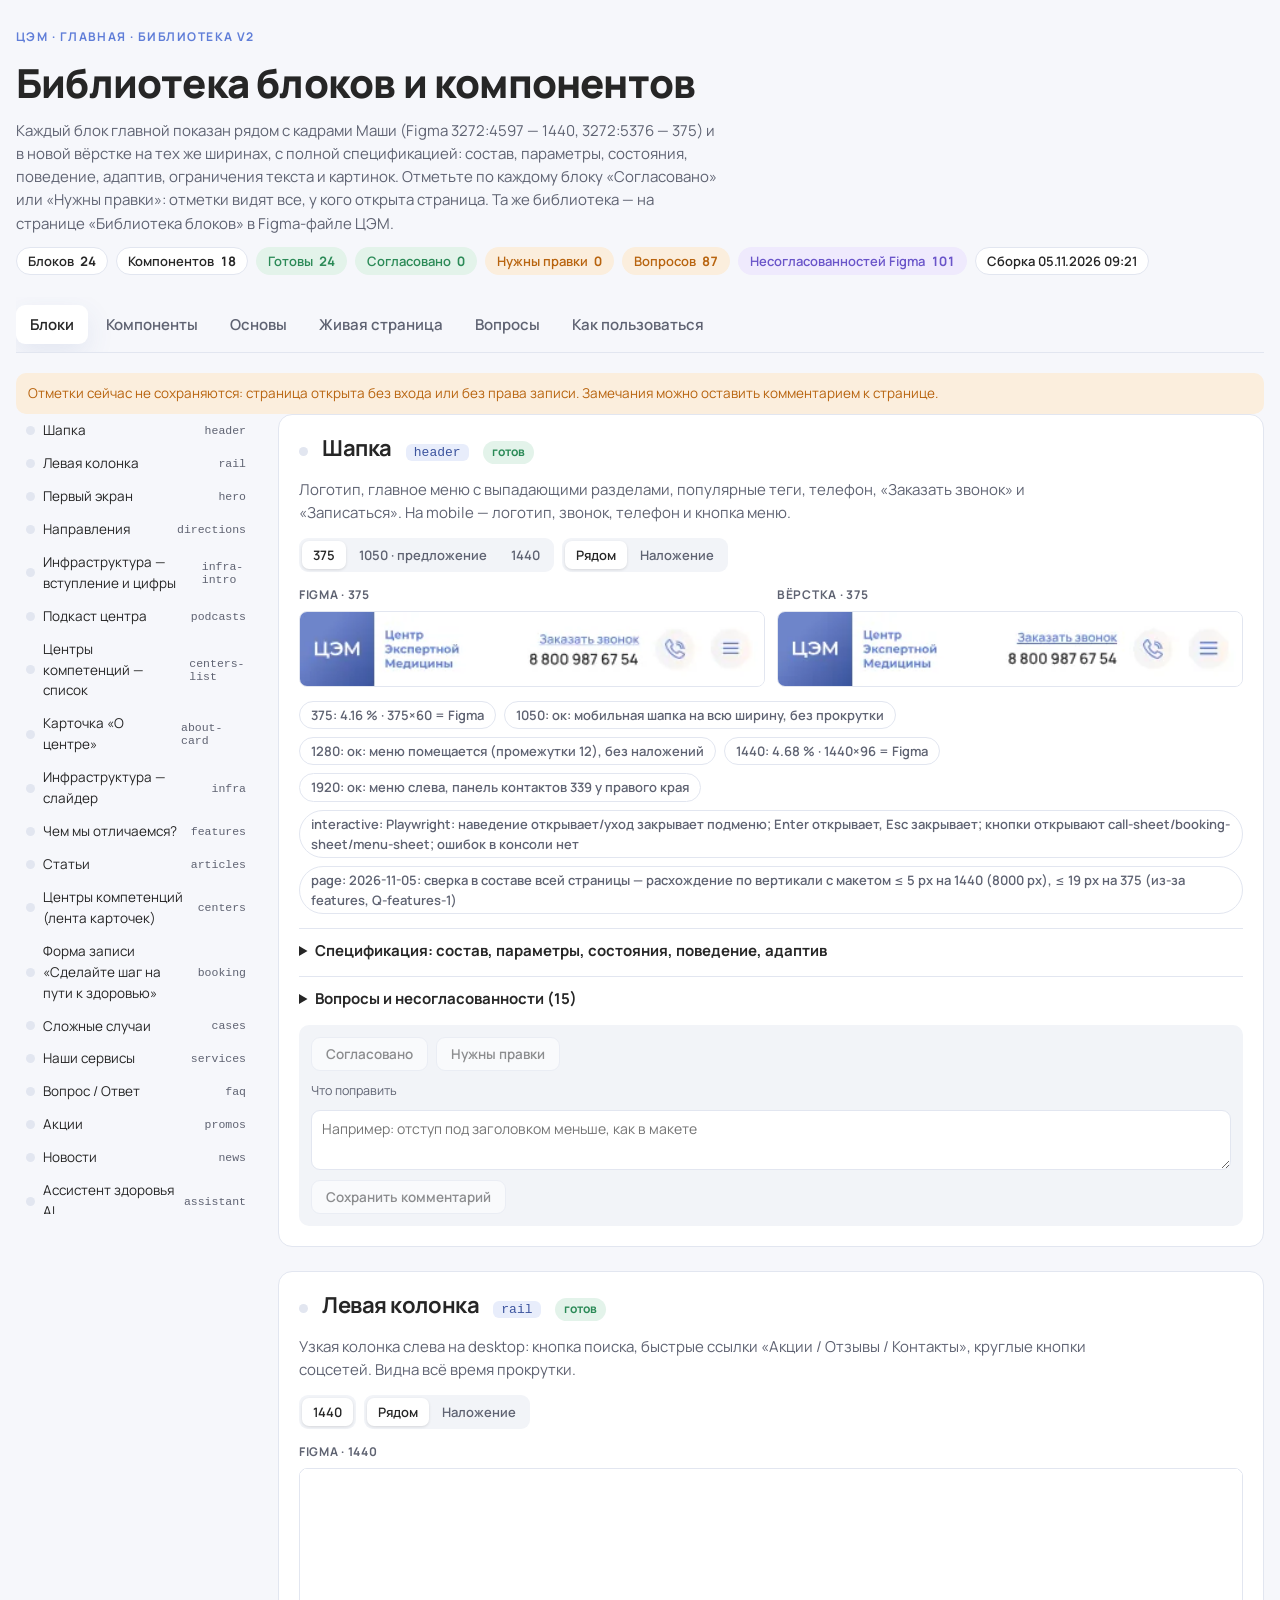
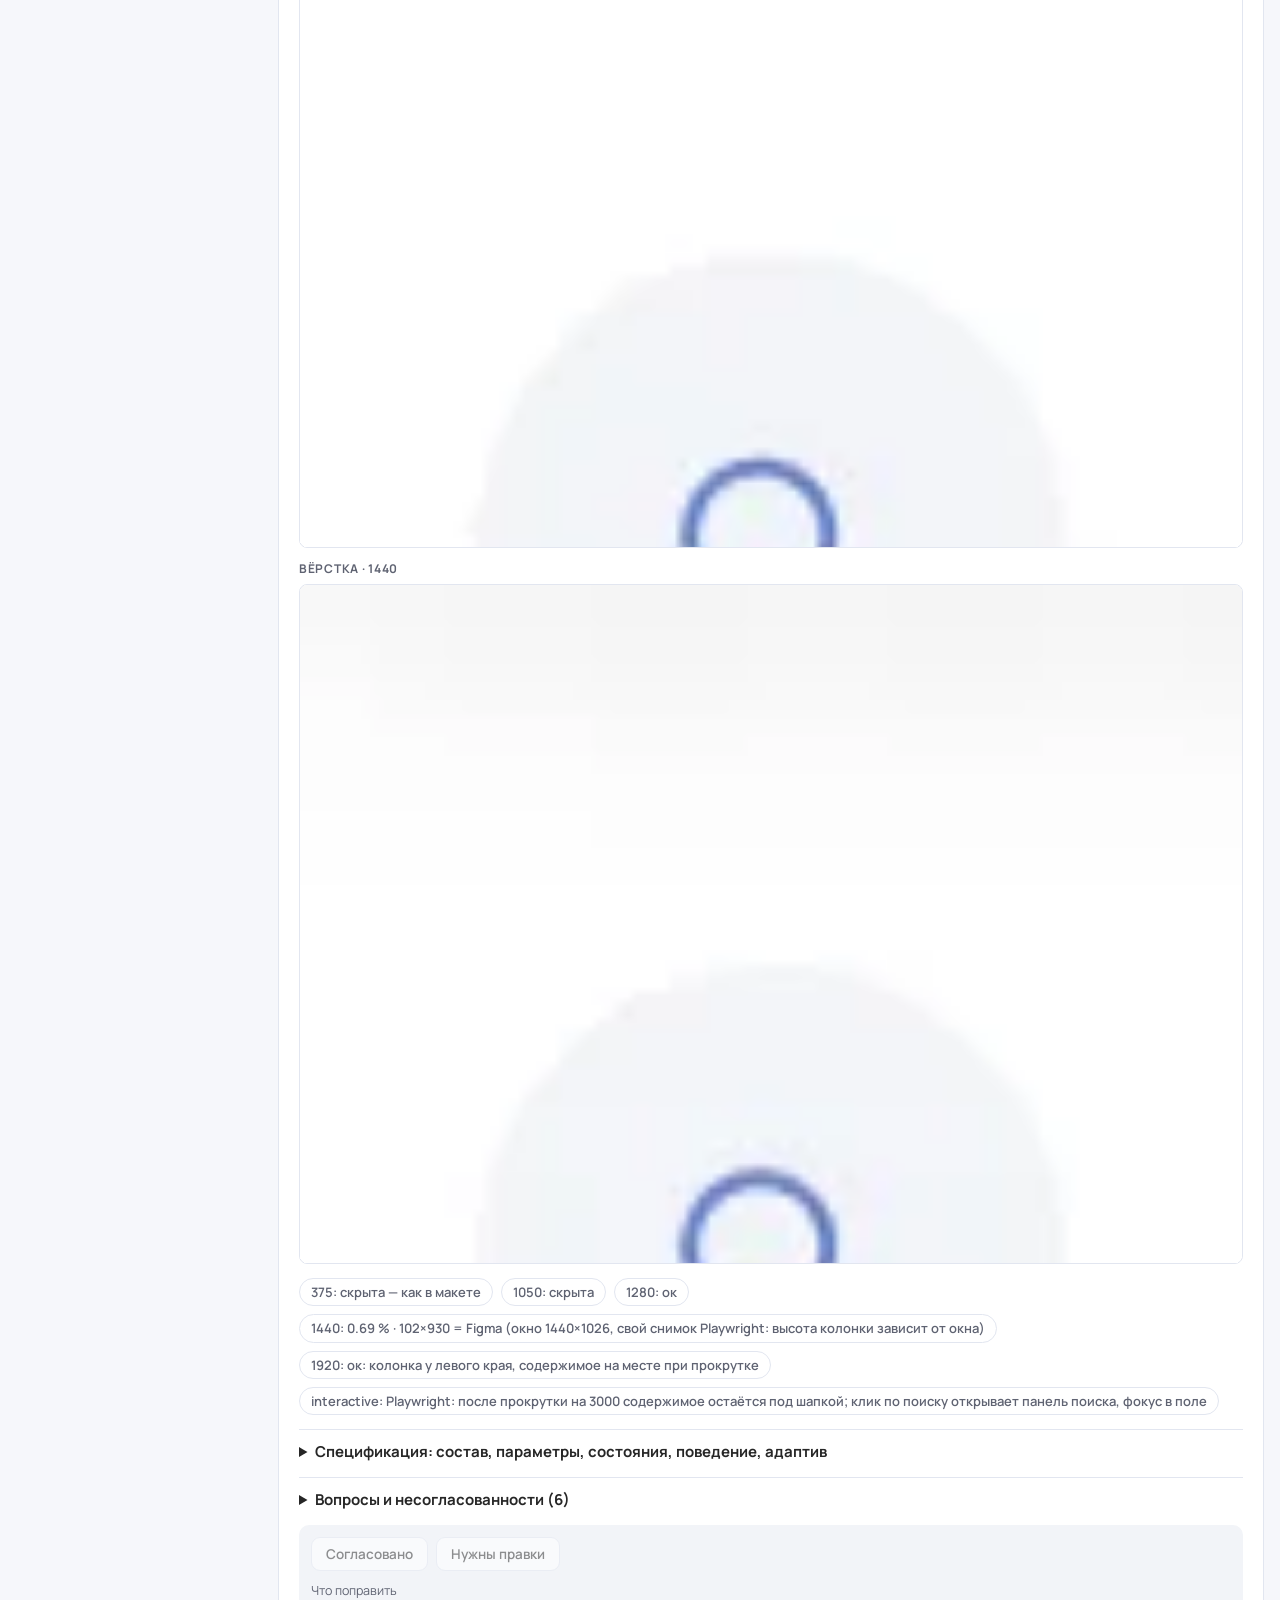
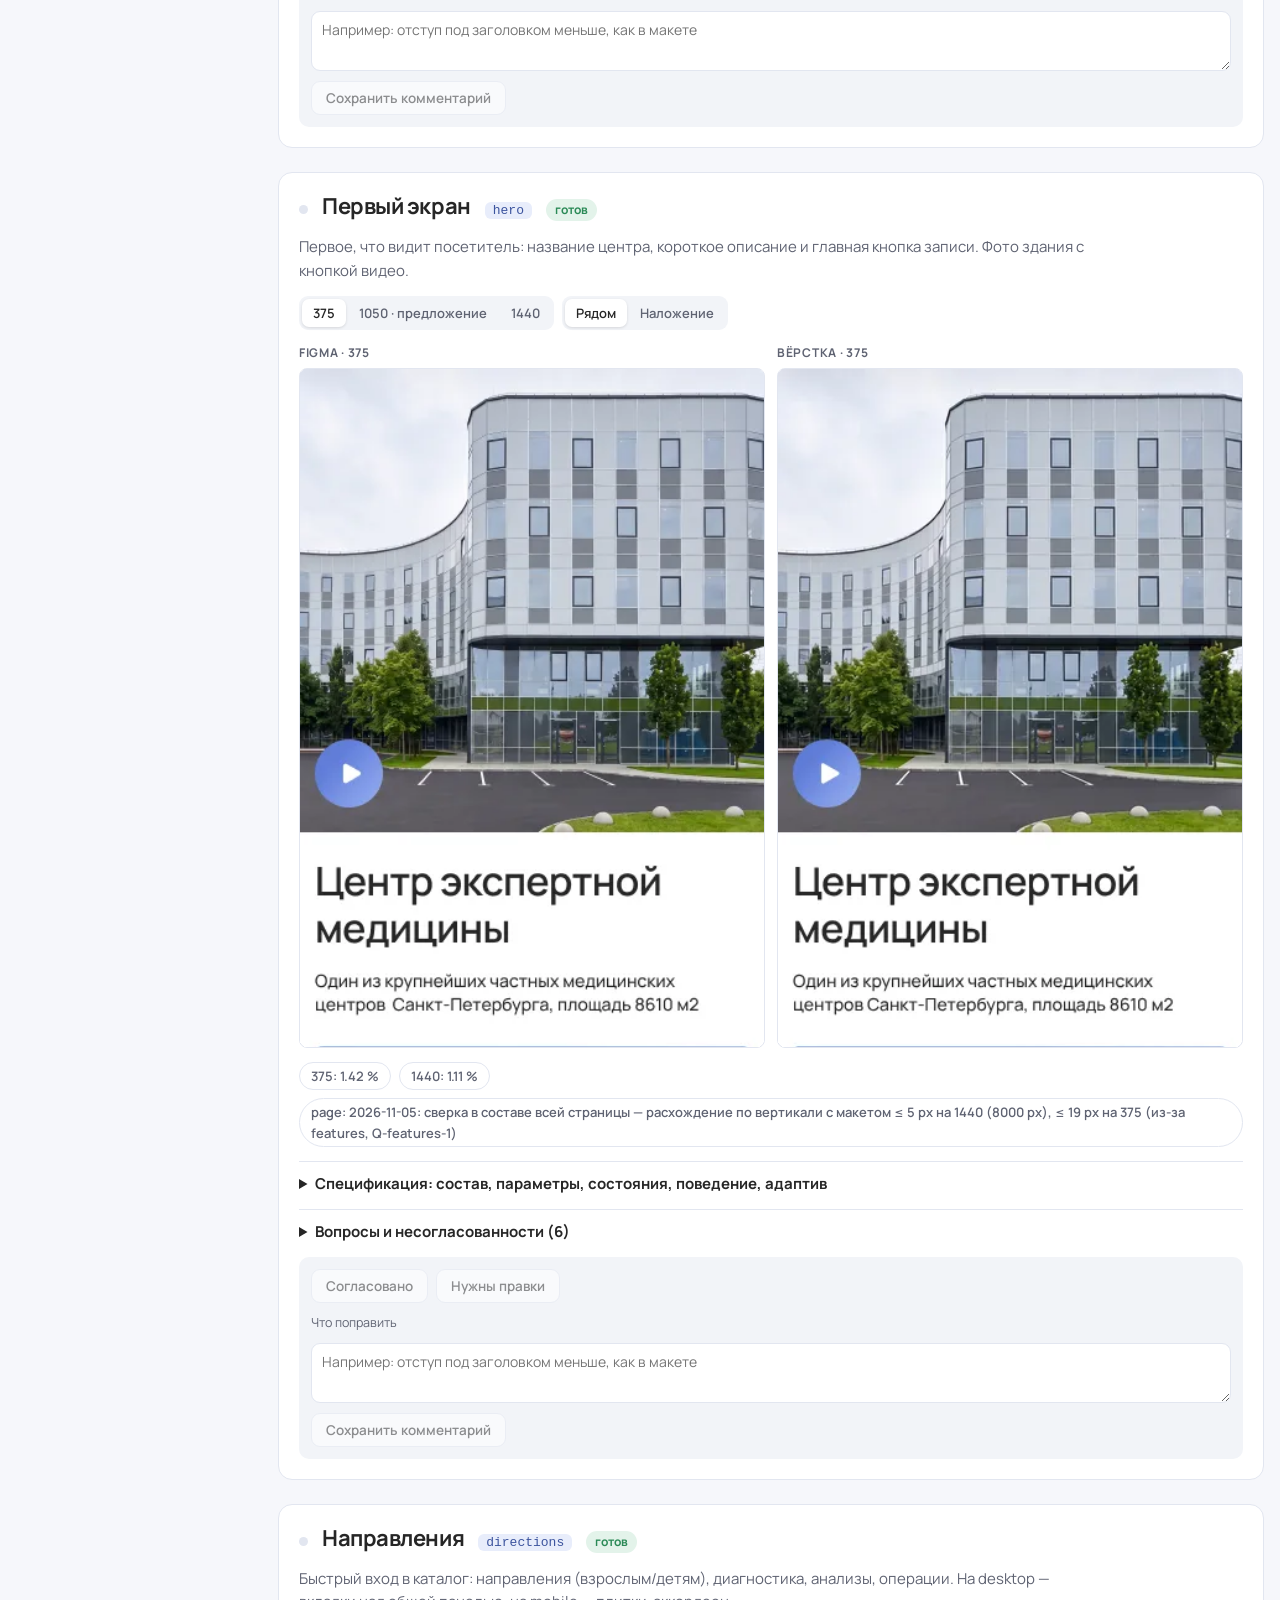
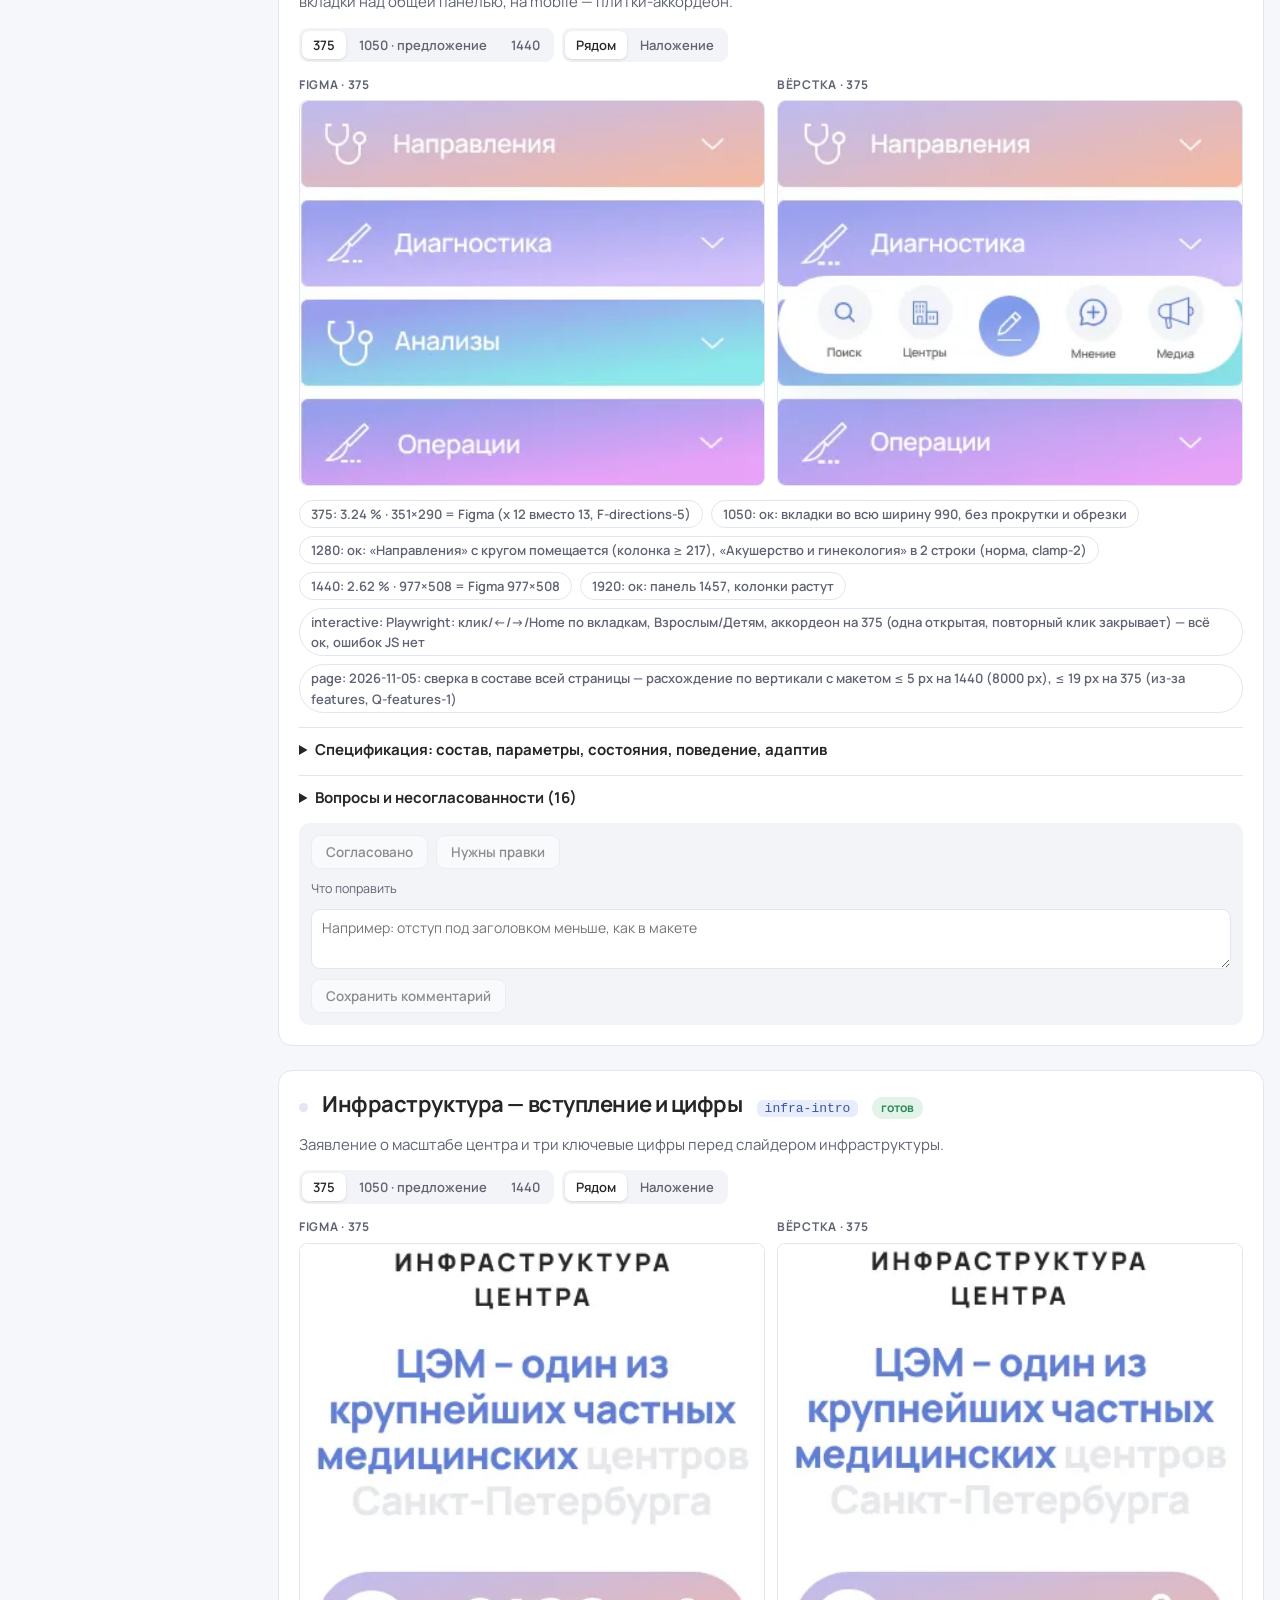
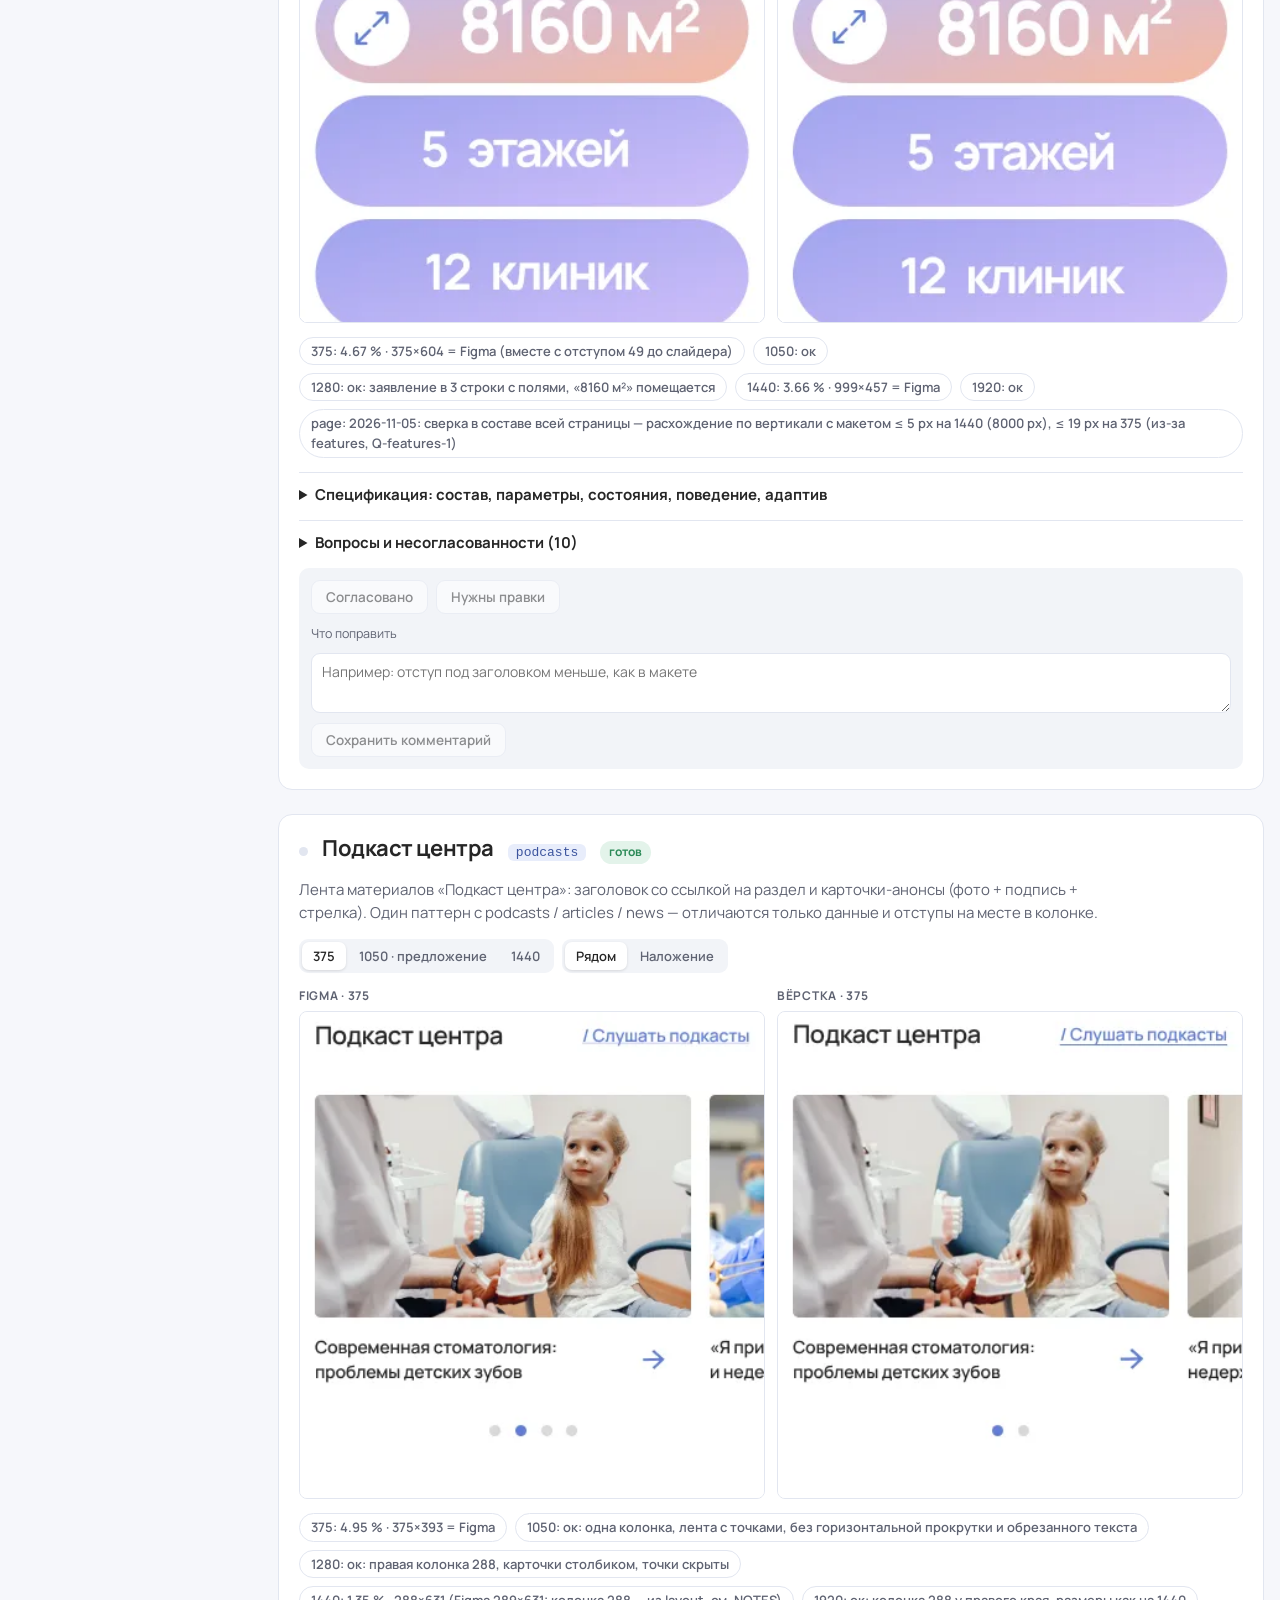
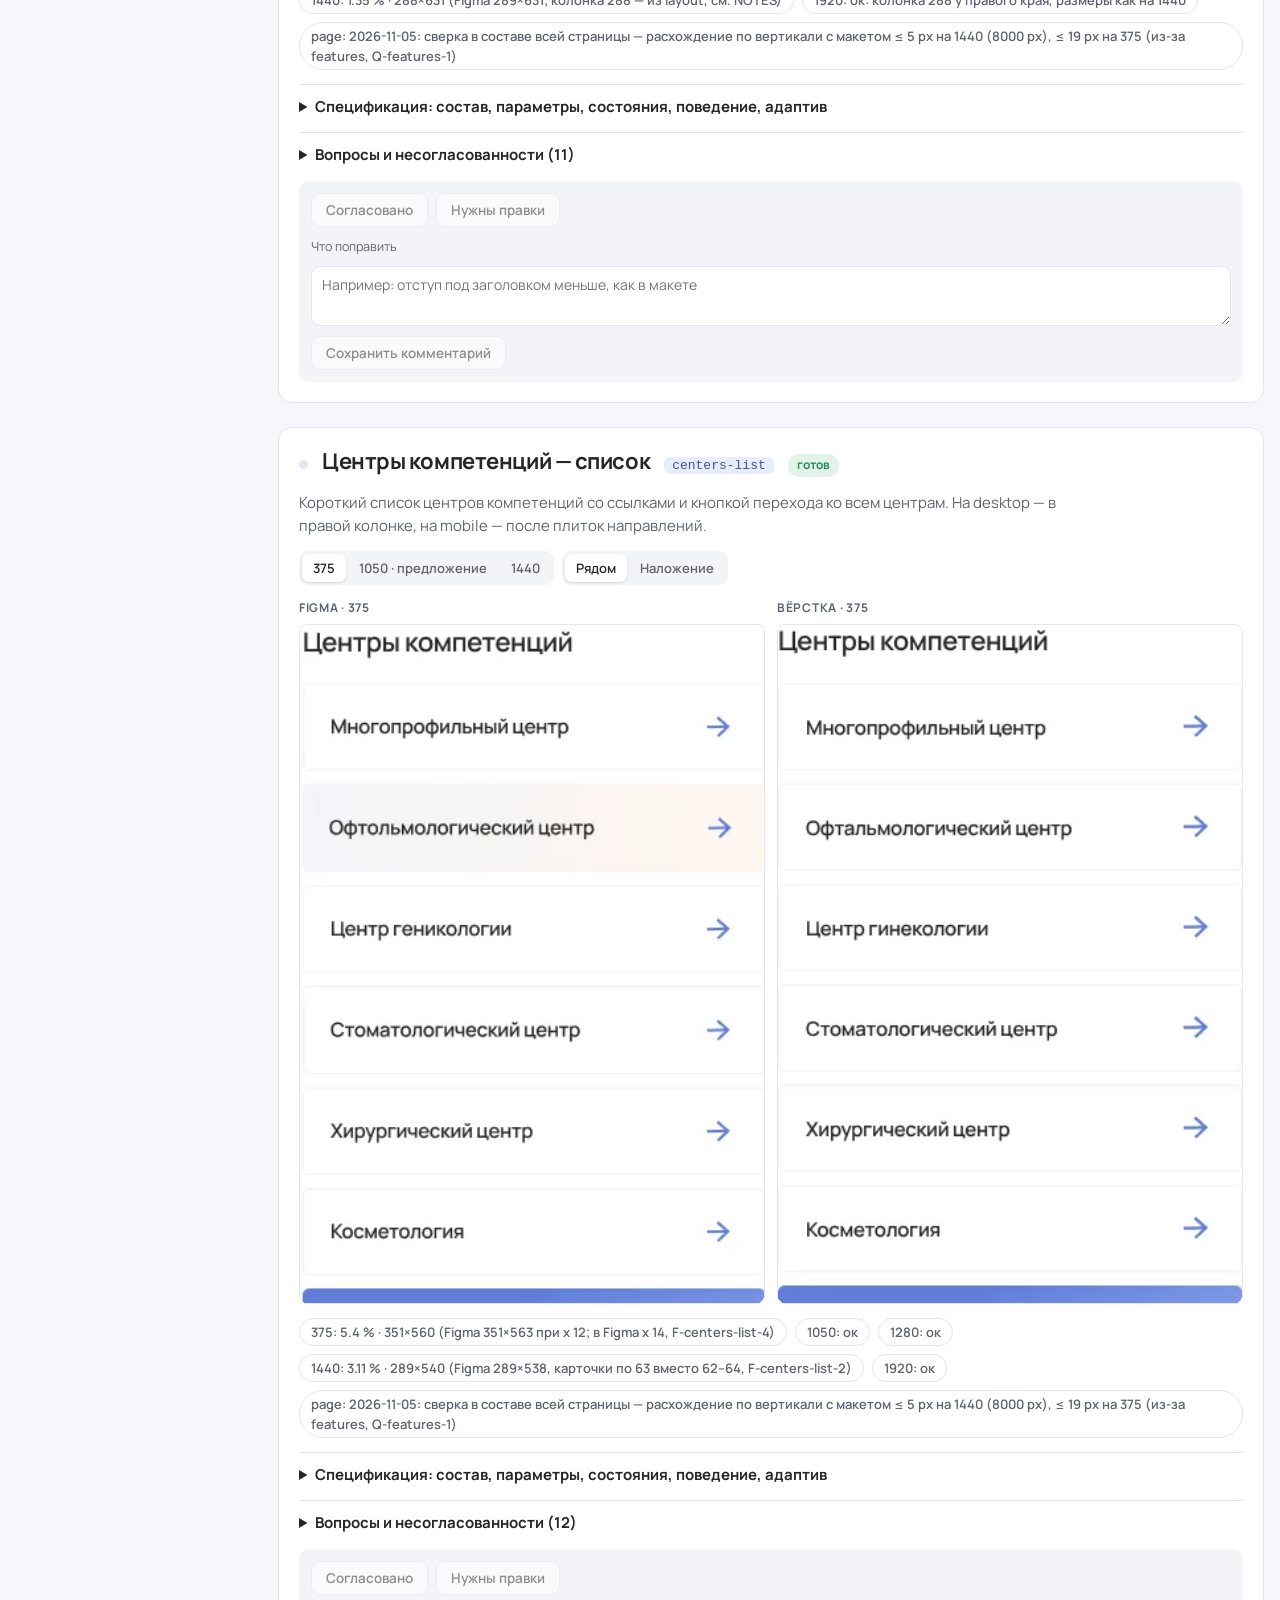
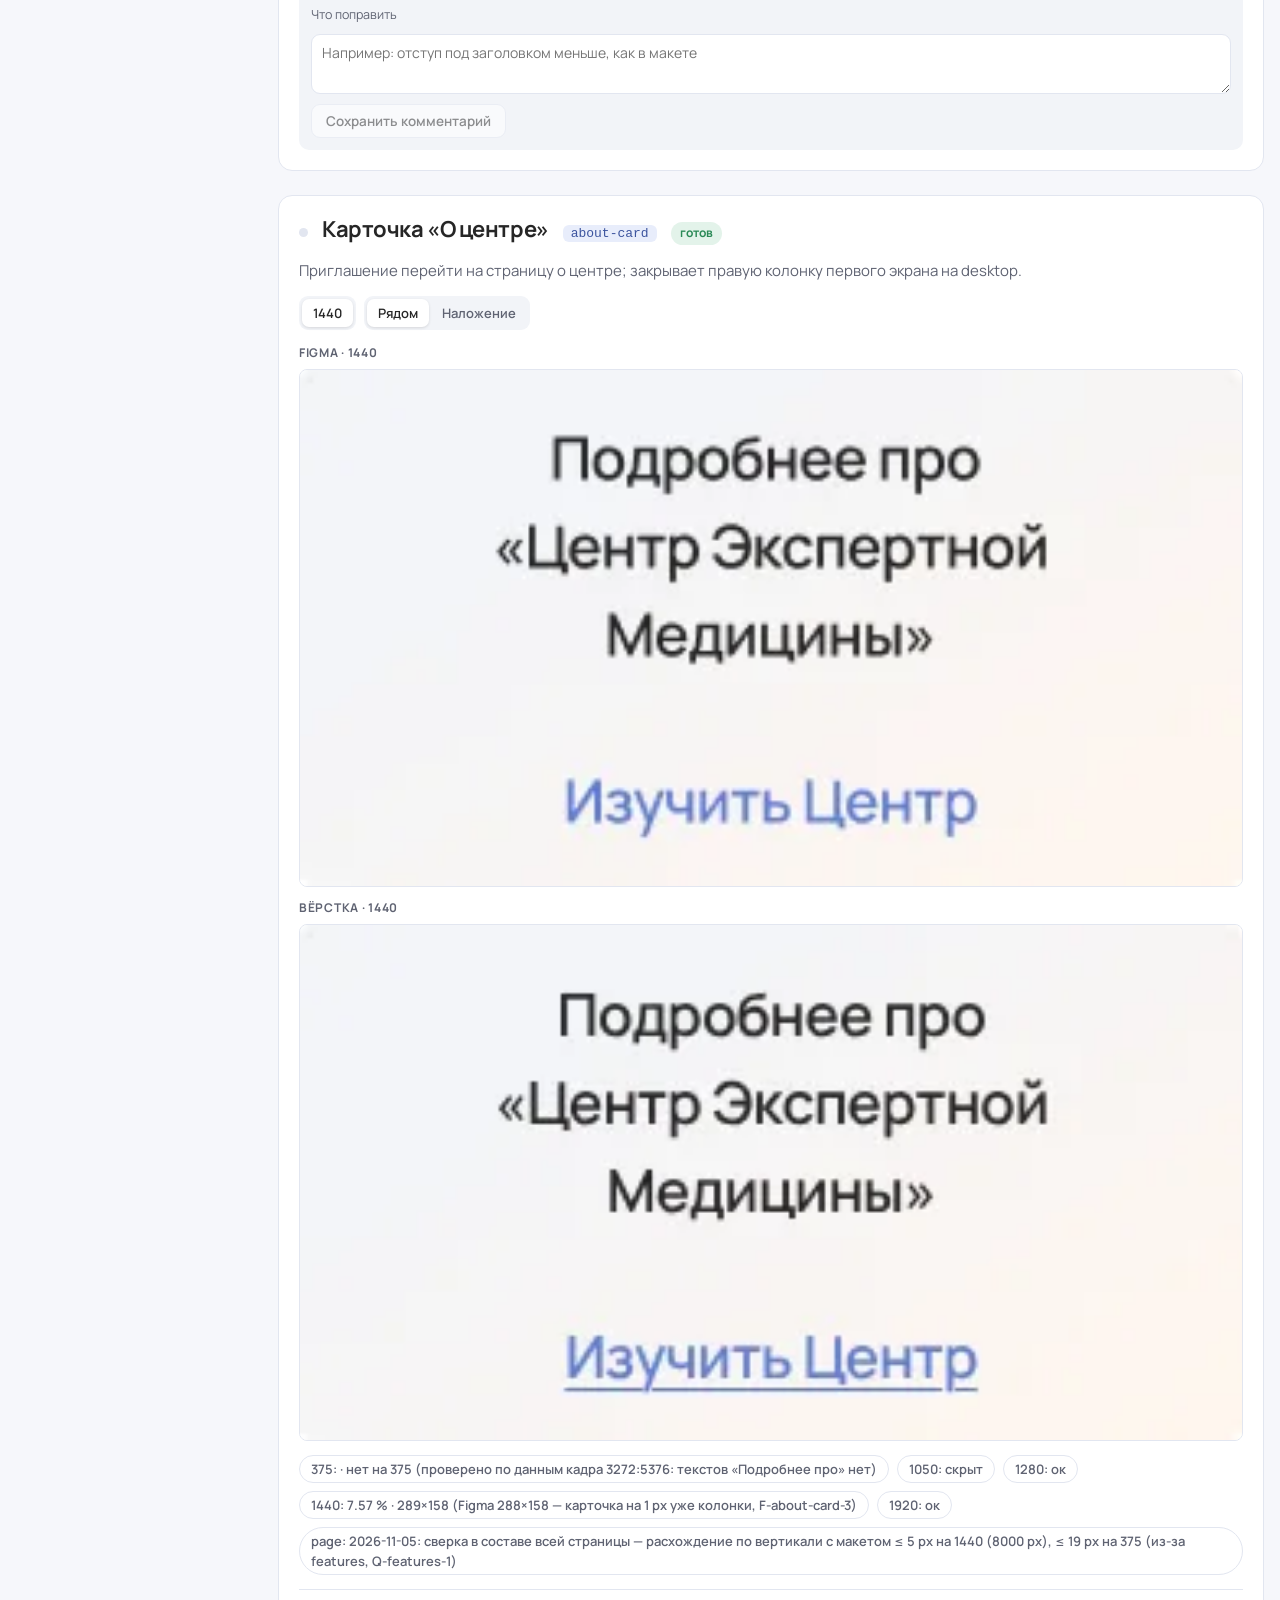
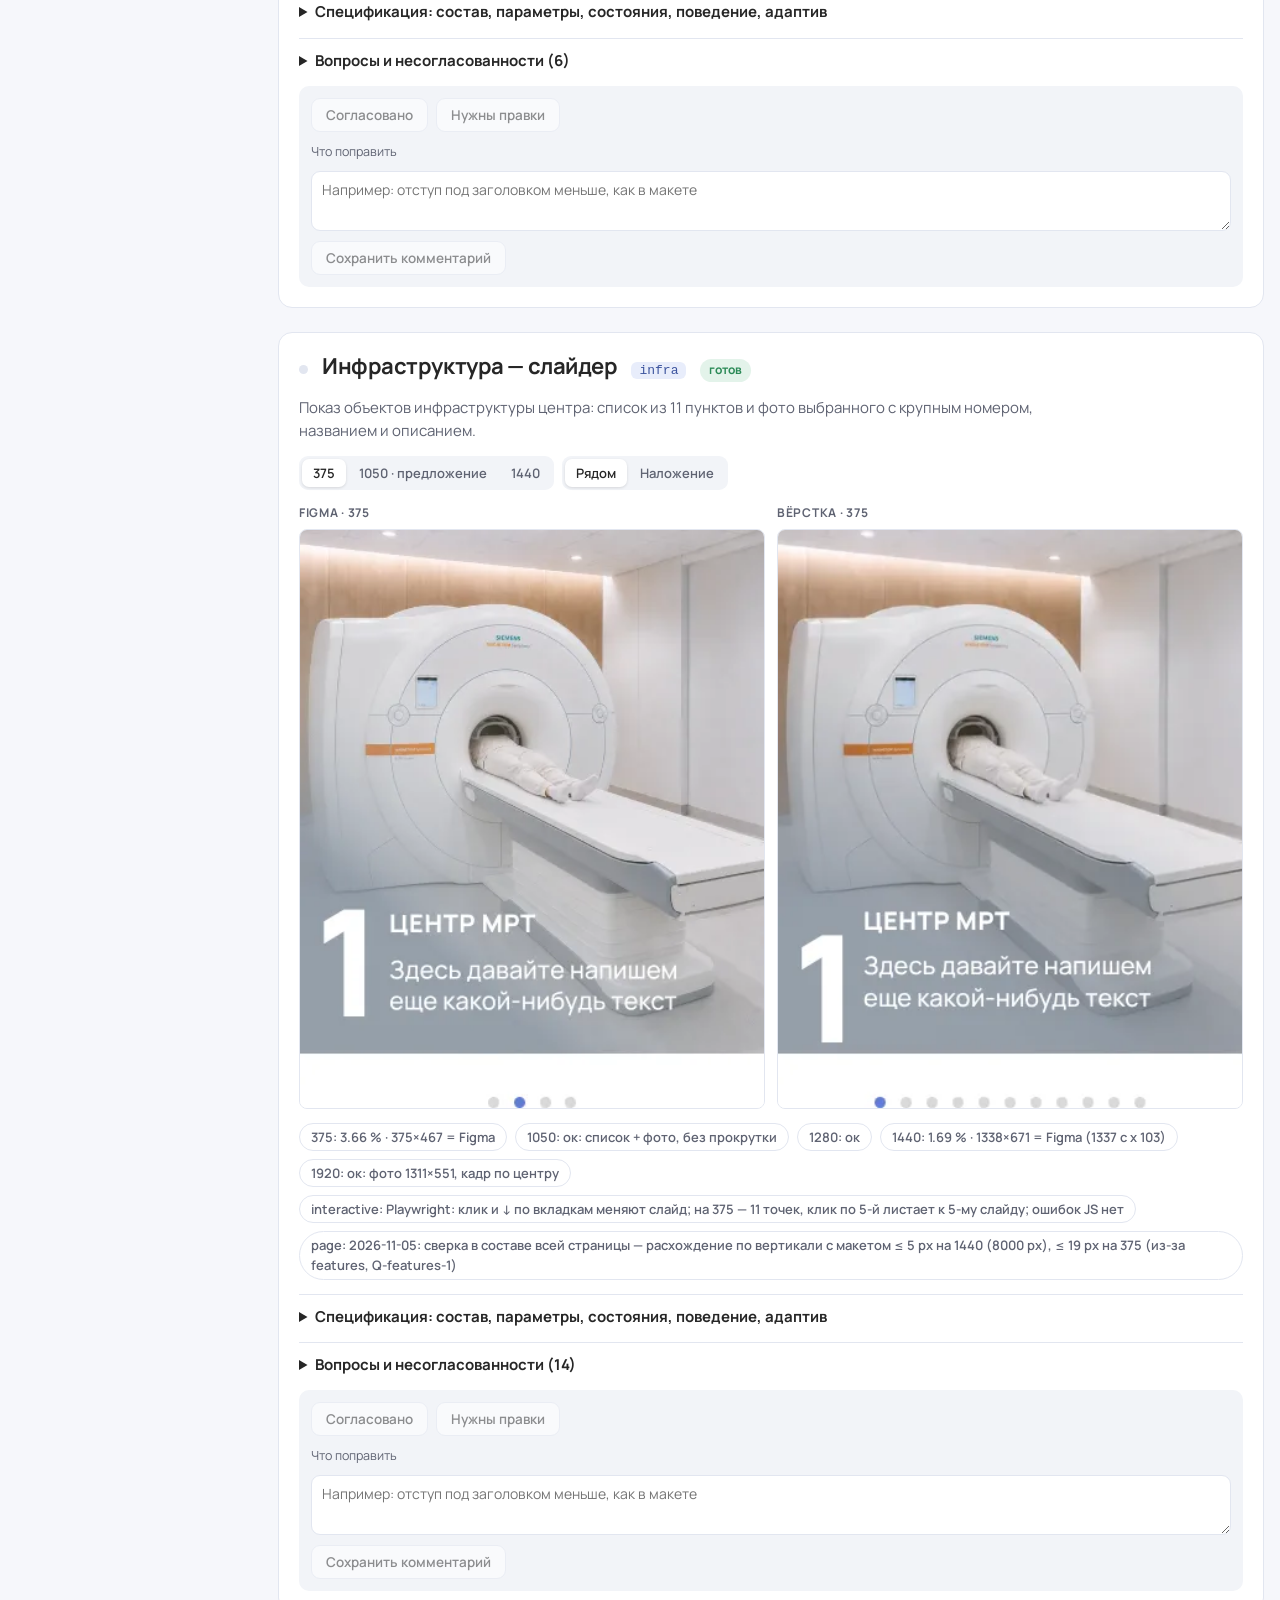
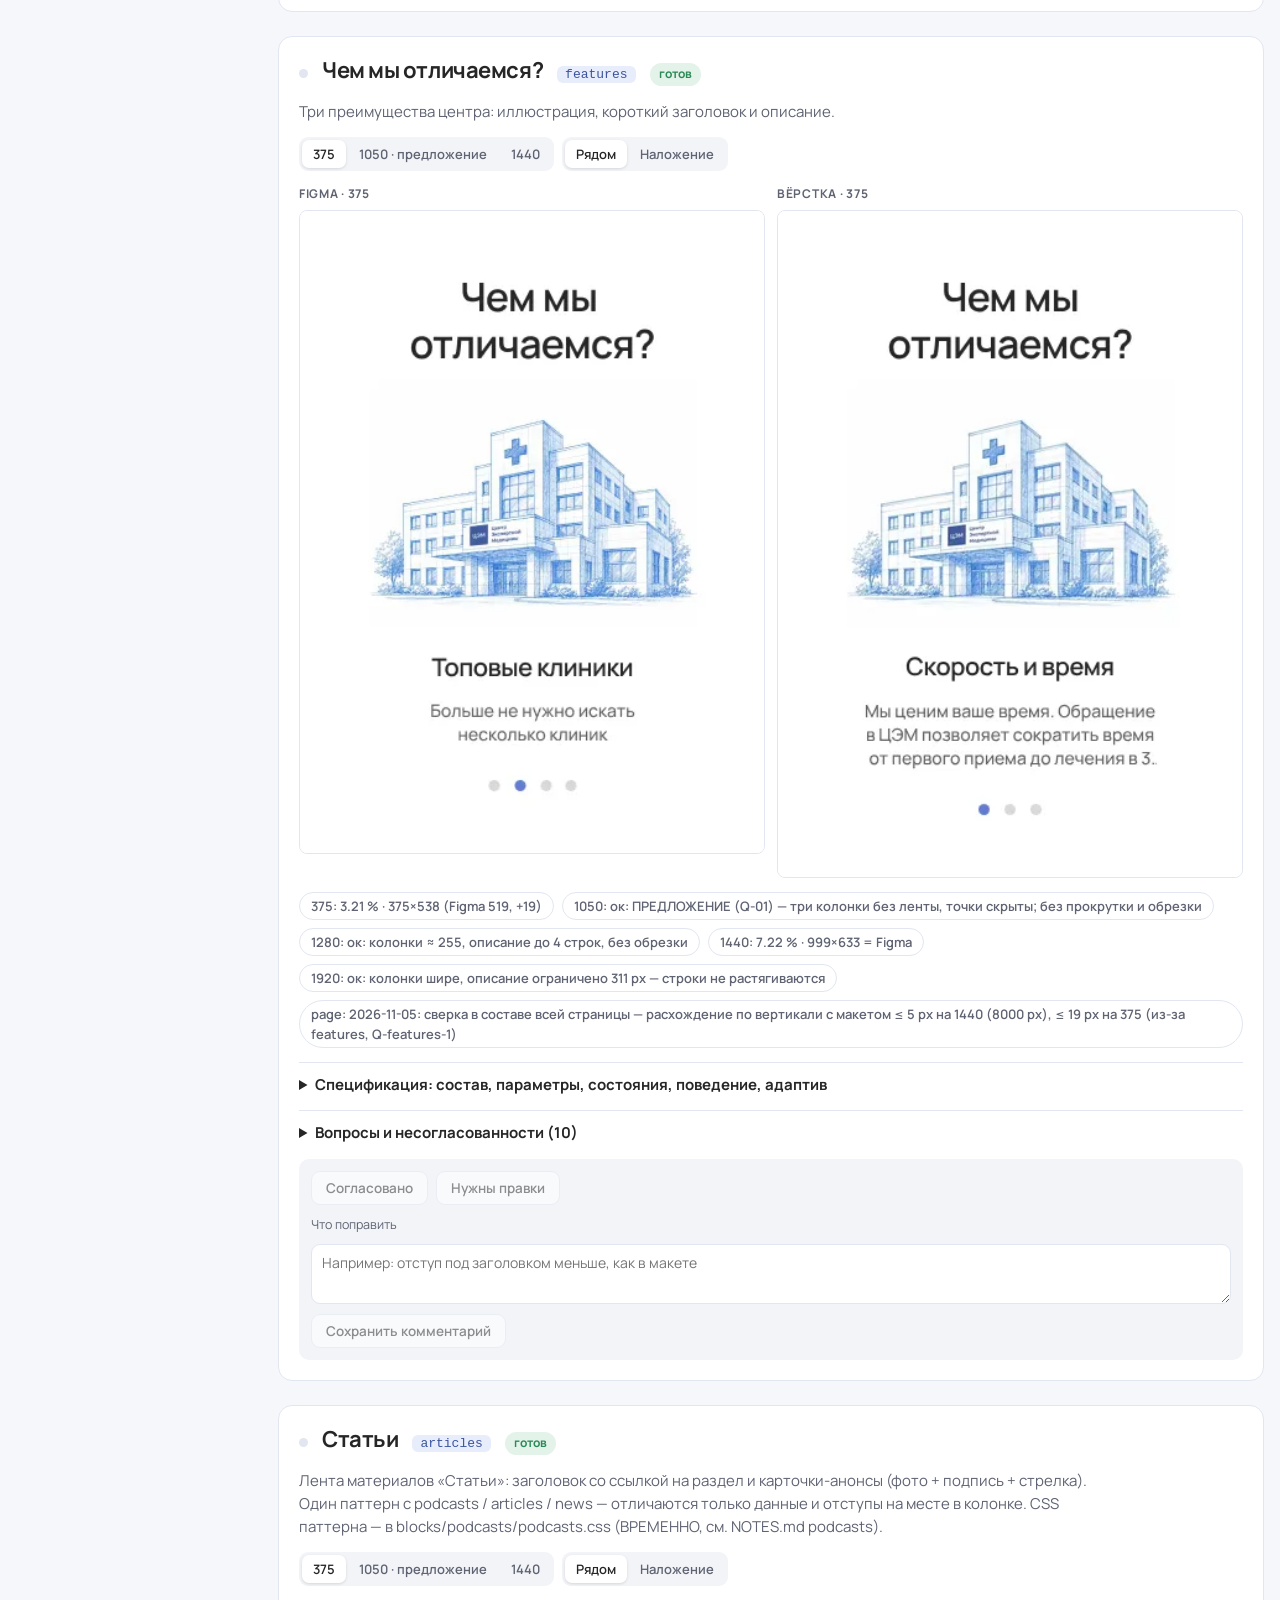
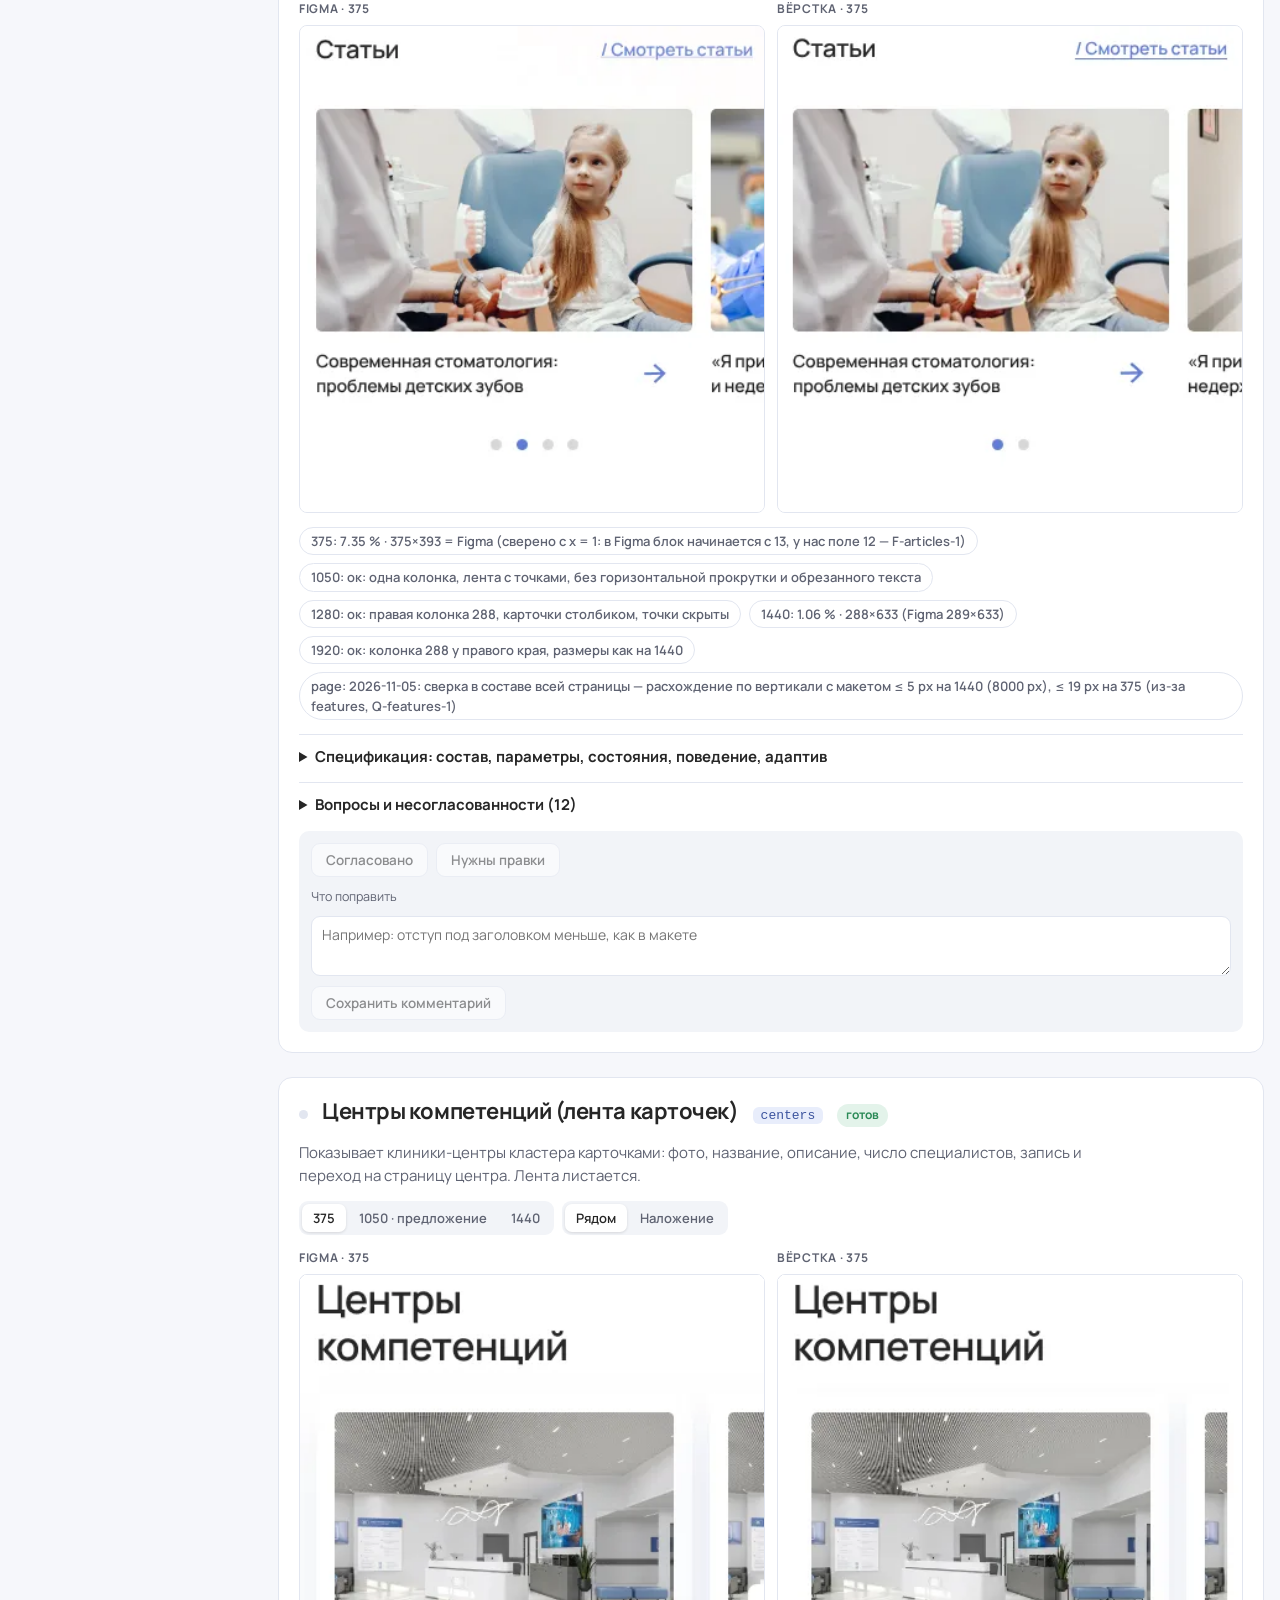
<file: index.html>
<!doctype html><html lang="ru"><head><meta charset="utf-8"><meta name="viewport" content="width=device-width,initial-scale=1,viewport-fit=cover"><style>:root{padding:env(safe-area-inset-top,0) 0 env(safe-area-inset-bottom,0)}body{margin:0;font:14px system-ui,sans-serif}img{max-width:100%}[hidden]{display:none!important}</style></head><body><title>Библиотека блоков ЦЭМ v2</title>
<meta name="claude:viewport-fit-sides" content="cover">
<link rel="preconnect" href="https://fonts.googleapis.com">
<link rel="stylesheet" href="https://fonts.googleapis.com/css2?family=Manrope:wght@500;600;700;800&display=swap">
<style>
/* Раскладка: рабочий стол согласования — оглавление слева, карточки блоков справа; язык бренда ЦЭМ (Manrope, фирменный синий). */
:root {
  --bg: #f6f7fb; --surface: #ffffff; --surface-2: #f2f4f8; --fg: #262626; --fg-2: #5f6372; --line: #e2e6f0;
  --accent: #607ed8; --accent-strong: #3c549e; --accent-soft: #e8edfb;
  --ok: #2b8a57; --ok-soft: #e3f3ea; --warn: #b8640f; --warn-soft: #fbeedd; --bad: #c4362f; --bad-soft: #fbe5e3; --info: #6a55c9; --info-soft: #efeafd;
  --font: "Manrope", "Segoe UI", system-ui, sans-serif; --mono: ui-monospace, SFMono-Regular, Menlo, monospace;
  --shadow: 0 10px 28px rgba(60, 84, 158, .10);
}
@media (prefers-color-scheme: dark) { :root:not([data-theme="light"]) {
  --bg: #12141b; --surface: #1b1e27; --surface-2: #232734; --fg: #eceef4; --fg-2: #a6abbb; --line: #2f3443;
  --accent: #8ea4f0; --accent-strong: #b6c4f7; --accent-soft: #252d48;
  --ok: #62c58f; --ok-soft: #173326; --warn: #eda55c; --warn-soft: #3a2a17; --bad: #f08a83; --bad-soft: #3d1d1b; --info: #b3a2f5; --info-soft: #2a2546;
  --shadow: 0 10px 28px rgba(0, 0, 0, .35); color-scheme: dark; } }
:root[data-theme="dark"] {
  --bg: #12141b; --surface: #1b1e27; --surface-2: #232734; --fg: #eceef4; --fg-2: #a6abbb; --line: #2f3443;
  --accent: #8ea4f0; --accent-strong: #b6c4f7; --accent-soft: #252d48;
  --ok: #62c58f; --ok-soft: #173326; --warn: #eda55c; --warn-soft: #3a2a17; --bad: #f08a83; --bad-soft: #3d1d1b; --info: #b3a2f5; --info-soft: #2a2546;
  --shadow: 0 10px 28px rgba(0, 0, 0, .35); color-scheme: dark; }
* { box-sizing: border-box; }
body { margin: 0; background: var(--bg); color: var(--fg); font: 15px/1.55 var(--font); }
body::before { content: ""; position: fixed; inset: 0 0 auto; height: env(safe-area-inset-top, 0px); z-index: 10; background: var(--bg); }
a { color: var(--accent); }
h1, h2, h3, h4 { margin: 0; line-height: 1.2; letter-spacing: -0.02em; text-wrap: balance; }
code, .mono { font: 12.5px/1.5 var(--mono); }
:focus-visible { outline: 2px solid var(--accent); outline-offset: 2px; }
.wrap { max-width: 1360px; margin: 0 auto; padding-block: 28px 90px; padding-left: max(16px, env(safe-area-inset-left, 0px)); padding-right: max(16px, env(safe-area-inset-right, 0px)); }
.top { display: grid; gap: 12px; margin-bottom: 22px; }
.eyebrow { font-size: 12px; font-weight: 700; letter-spacing: .12em; text-transform: uppercase; color: var(--accent); }
h1 { font-size: clamp(28px, 4vw, 40px); font-weight: 800; }
.lede { max-width: 78ch; margin: 0; color: var(--fg-2); }
.summary { display: flex; flex-wrap: wrap; gap: 8px; align-items: center; }
.pill { display: inline-flex; align-items: center; gap: 6px; padding: 3px 11px; border-radius: 99px; font-size: 13px; font-weight: 600; background: var(--surface); border: 1px solid var(--line); max-width: 100%; overflow-wrap: anywhere; }
.pill b { font-variant-numeric: tabular-nums; }
.pill--ok { background: var(--ok-soft); color: var(--ok); border-color: transparent; }
.pill--warn { background: var(--warn-soft); color: var(--warn); border-color: transparent; }
.pill--bad { background: var(--bad-soft); color: var(--bad); border-color: transparent; }
.pill--info { background: var(--info-soft); color: var(--info); border-color: transparent; }
nav.tabs { position: sticky; top: env(safe-area-inset-top, 0px); z-index: 5; display: flex; gap: 4px; overflow-x: auto; padding: 8px 0; margin-bottom: 20px; background: var(--bg); border-bottom: 1px solid var(--line); }
nav.tabs a { flex: none; padding: 8px 14px; border-radius: 9px; color: var(--fg-2); font-weight: 600; text-decoration: none; }
nav.tabs a[aria-current="page"] { background: var(--surface); color: var(--fg); box-shadow: var(--shadow); }
.layout { display: grid; gap: 22px; grid-template-columns: minmax(0, 1fr); }
@media (min-width: 1040px) { .layout { grid-template-columns: 240px minmax(0, 1fr); } }
.toc { display: none; }
@media (min-width: 1040px) { .toc { display: block; position: sticky; top: calc(env(safe-area-inset-top, 0px) + 72px); align-self: start; max-height: calc(100vh - 100px); overflow: auto; } }
.toc a { display: flex; align-items: center; gap: 8px; padding: 6px 10px; border-radius: 8px; color: var(--fg); text-decoration: none; font-size: 13.5px; }
.toc a:hover { background: var(--surface); }
.toc .tid { color: var(--fg-2); font: 11.5px var(--mono); margin-left: auto; }
.dot { width: 9px; height: 9px; border-radius: 50%; flex: none; background: var(--line); }
.dot.ok { background: var(--ok); } .dot.fix { background: var(--warn); }
.card { background: var(--surface); border: 1px solid var(--line); border-radius: 14px; padding: 20px; }
.block { scroll-margin-top: 80px; display: grid; grid-template-columns: minmax(0, 1fr); gap: 14px; margin-bottom: 24px; min-width: 0; }
.block > * { min-width: 0; }
.block__head { display: flex; flex-wrap: wrap; gap: 8px 14px; align-items: baseline; }
.block__title { font-size: 22px; font-weight: 700; }
.block__id { font: 13px var(--mono); color: var(--accent-strong); background: var(--accent-soft); padding: 1px 8px; border-radius: 6px; }
.purpose { margin: 0; color: var(--fg-2); max-width: 90ch; }
.status { font-size: 12px; font-weight: 700; padding: 2px 9px; border-radius: 99px; }
.status--ready { background: var(--ok-soft); color: var(--ok); }
.status--draft { background: var(--warn-soft); color: var(--warn); }
.status--deprecated { background: var(--bad-soft); color: var(--bad); }
.seg { display: inline-flex; flex-wrap: wrap; gap: 2px; padding: 3px; border-radius: 9px; background: var(--surface-2); max-width: 100%; }
.seg button { border: 0; background: transparent; color: var(--fg-2); font: 600 13px var(--font); padding: 5px 11px; border-radius: 7px; cursor: pointer; }
.seg button[aria-pressed="true"] { background: var(--surface); color: var(--fg); box-shadow: 0 1px 3px rgba(0,0,0,.12); }
.compare { display: grid; gap: 12px; grid-template-columns: repeat(auto-fit, minmax(min(100%, 300px), 1fr)); align-items: start; }
.compare--wide { grid-template-columns: minmax(0, 1fr); }
.shot { margin: 0; min-width: 0; }
.shot figcaption { display: flex; justify-content: space-between; gap: 8px; margin-bottom: 6px; font-size: 12px; font-weight: 700; letter-spacing: .06em; text-transform: uppercase; color: var(--fg-2); }
.frame { border: 1px solid var(--line); border-radius: 8px; overflow: auto; max-height: 680px; background: #fff; }
.frame img { display: block; width: 100%; height: auto; }
.overlay { position: relative; border: 1px solid var(--line); border-radius: 8px; overflow: hidden; background: #fff; }
.overlay img { display: block; width: 100%; height: auto; }
.overlay img + img { position: absolute; inset: 0; }
.ovctl { display: flex; align-items: center; gap: 10px; font-size: 13px; }
.ovctl input { width: 200px; max-width: 50vw; }
.verify { display: flex; flex-wrap: wrap; gap: 8px; font-size: 13px; color: var(--fg-2); }
details.spec { border-top: 1px solid var(--line); padding-top: 10px; }
details.spec > summary { cursor: pointer; font-weight: 700; color: var(--fg); }
.spec-grid { display: grid; gap: 14px; grid-template-columns: repeat(auto-fit, minmax(min(100%, 380px), 1fr)); margin-top: 12px; }
.spec-grid h4 { font-size: 12px; text-transform: uppercase; letter-spacing: .07em; color: var(--fg-2); margin-bottom: 6px; }
.spec-grid ul { margin: 0; padding-left: 18px; } .spec-grid li { margin: 3px 0; }
.scroll-x { overflow-x: auto; }
table { width: 100%; border-collapse: collapse; font-size: 13.5px; }
th, td { text-align: left; vertical-align: top; padding: 7px 9px; border-bottom: 1px solid var(--line); }
th { color: var(--fg-2); font-size: 12px; text-transform: uppercase; letter-spacing: .05em; font-weight: 600; }
.issues { display: grid; gap: 8px; }
.issue { display: grid; grid-template-columns: auto minmax(0, 1fr); gap: 4px 10px; padding: 10px 12px; border-radius: 10px; background: var(--surface-2); font-size: 13.5px; }
.issue .iid { font: 700 12px var(--mono); padding: 2px 7px; border-radius: 6px; height: fit-content; }
.issue--Q .iid { background: var(--warn-soft); color: var(--warn); }
.issue--F .iid { background: var(--info-soft); color: var(--info); }
.issue--I .iid { background: var(--ok-soft); color: var(--ok); }
.issue .meta { grid-column: 2; color: var(--fg-2); font-size: 12.5px; }
.review { display: grid; gap: 10px; padding: 12px; border-radius: 10px; background: var(--surface-2); }
.review__row { display: flex; flex-wrap: wrap; gap: 8px; align-items: center; }
.btn { border: 1px solid var(--line); background: var(--surface); color: var(--fg); font: 600 13.5px var(--font); padding: 7px 14px; border-radius: 9px; cursor: pointer; }
.btn:hover { border-color: var(--accent); }
.btn--ok[aria-pressed="true"] { background: var(--ok); border-color: transparent; color: #fff; }
.btn--fix[aria-pressed="true"] { background: var(--warn); border-color: transparent; color: #fff; }
.btn:disabled { opacity: .5; cursor: default; }
textarea { width: 100%; min-height: 60px; resize: vertical; font: 14px var(--font); color: var(--fg); background: var(--surface); border: 1px solid var(--line); border-radius: 9px; padding: 8px 10px; }
.note { font-size: 12.5px; color: var(--fg-2); }
.banner { padding: 10px 12px; border-radius: 10px; background: var(--warn-soft); color: var(--warn); font-size: 13.5px; }
.stage { position: relative; height: 78vh; overflow: hidden; border: 1px solid var(--line); border-radius: 12px; background: var(--surface-2); }
.stage iframe { position: absolute; top: 0; left: 0; border: 0; background: #fff; transform-origin: 0 0; }
.guide { display: grid; gap: 16px; max-width: 900px; }
.guide h2 { font-size: 22px; } .guide h3 { font-size: 17px; margin-top: 6px; }
.guide p, .guide li { max-width: 78ch; }
.guide pre { margin: 0; padding: 14px; border-radius: 10px; background: var(--surface-2); overflow-x: auto; }
.chips { display: flex; flex-wrap: wrap; gap: 6px; }
.chip { font: 600 12px var(--mono); padding: 2px 8px; border-radius: 6px; background: var(--surface-2); color: var(--fg-2); }
.swatches { display: grid; gap: 10px; grid-template-columns: repeat(auto-fill, minmax(150px, 1fr)); }
.sw { border: 1px solid var(--line); border-radius: 10px; overflow: hidden; background: var(--surface); font-size: 12px; }
.sw i { display: block; height: 52px; }
.sw div { padding: 6px 8px; } .sw b { display: block; font: 600 12px var(--mono); }
.grid-comp { display: grid; gap: 16px; }
@media (prefers-reduced-motion: reduce) { * { scroll-behavior: auto !important; } }
</style>

<div class="wrap">
  <header class="top">
    <div class="eyebrow">ЦЭМ · главная · библиотека v2</div>
    <h1>Библиотека блоков и компонентов</h1>
    <p class="lede">Каждый блок главной показан рядом с кадрами Маши (Figma 3272:4597 — 1440, 3272:5376 — 375) и в новой вёрстке на тех же ширинах, с полной спецификацией: состав, параметры, состояния, поведение, адаптив, ограничения текста и картинок. Отметьте по каждому блоку «Согласовано» или «Нужны правки»: отметки видят все, у кого открыта страница. Та же библиотека — на странице «Библиотека блоков» в Figma-файле ЦЭМ.</p>
    <div class="summary" id="summary"></div>
  </header>
  <nav class="tabs" aria-label="Разделы">
    <a href="#blocks" data-tab="blocks">Блоки</a>
    <a href="#components" data-tab="components">Компоненты</a>
    <a href="#foundations" data-tab="foundations">Основы</a>
    <a href="#live" data-tab="live">Живая страница</a>
    <a href="#questions" data-tab="questions">Вопросы</a>
    <a href="#guide" data-tab="guide">Как пользоваться</a>
  </nav>

  <section id="p-blocks" data-panel="blocks">
    <div class="banner" id="store-off" hidden>Отметки сейчас не сохраняются: страница открыта без входа или без права записи. Замечания можно оставить комментарием к странице.</div>
    <div class="layout"><aside class="toc" id="toc" aria-label="Блоки"></aside><div id="blocks"></div></div>
  </section>
  <section id="p-components" data-panel="components" hidden><div class="grid-comp" id="components"></div></section>
  <section id="p-foundations" data-panel="foundations" hidden><div class="grid-comp" id="foundations"></div></section>
  <section id="p-live" data-panel="live" hidden>
    <div class="review__row" style="margin-bottom:12px">
      <div class="seg" id="live-w" role="group" aria-label="Ширина окна">
        <button type="button" data-w="375" aria-pressed="false">375</button><button type="button" data-w="768" aria-pressed="false">768</button><button type="button" data-w="1050" aria-pressed="false">1050 · планшет</button><button type="button" data-w="1280" aria-pressed="false">1280</button><button type="button" data-w="1440" aria-pressed="true">1440</button><button type="button" data-w="1920" aria-pressed="false">1920</button>
      </div>
      <div class="seg" id="live-page" role="group" aria-label="Страница">
        <button type="button" data-p="site/index.html" aria-pressed="true">Главная</button><button type="button" data-p="site/components.html" aria-pressed="false">Витрина компонентов</button>
      </div>
    </div>
    <div class="stage" id="stage"><iframe id="live" title="Вёрстка ЦЭМ" loading="lazy"></iframe></div>
    <p class="note">Окно масштабируется под экран. Наведение, фокус (Tab), слайдеры, вкладки, формы и окна — живые.</p>
  </section>
  <section id="p-questions" data-panel="questions" hidden><div class="grid-comp" id="questions"></div></section>
  <section id="p-guide" data-panel="guide" hidden><div class="guide card" id="guide"></div></section>
</div>

<script>
(async () => {
  const $ = (s, r = document) => r.querySelector(s);
  const esc = s => String(s ?? '').replace(/[&<>"]/g, c => ({ '&': '&amp;', '<': '&lt;', '>': '&gt;', '"': '&quot;' })[c]);
  let data;
  try { data = await (await fetch('data.json')).json(); } catch (e) { $('#blocks').textContent = 'Не удалось загрузить данные библиотеки.'; return; }
  const issuesById = Object.fromEntries(data.issues.map(i => [i.id, i]));
  const reviews = {};

  /* ---------- вкладки (по #hash) ---------- */
  const tabs = ['blocks', 'components', 'foundations', 'live', 'questions', 'guide'];
  function route() {
    const h = location.hash.slice(1);
    let tab = tabs.includes(h) ? h : 'blocks';
    if (!tabs.includes(h) && h && document.getElementById('b-' + h)) tab = 'blocks';
    document.querySelectorAll('[data-panel]').forEach(p => { p.hidden = p.dataset.panel !== tab; });
    document.querySelectorAll('nav.tabs a').forEach(a => a.setAttribute('aria-current', a.dataset.tab === tab ? 'page' : 'false'));
    if (tab === 'live') loadLive();
    if (tab === 'blocks' && h && h !== 'blocks') document.getElementById('b-' + h)?.scrollIntoView();
  }
  addEventListener('hashchange', route);

  /* ---------- сводка ---------- */
  function summary() {
    const st = data.blocks.reduce((a, b) => (a[b.status] = (a[b.status] || 0) + 1, a), {});
    const ok = Object.values(reviews).filter(r => r.status === 'ok').length, fix = Object.values(reviews).filter(r => r.status === 'fix').length;
    const q = data.issues.filter(i => i.type === 'Q').length, f = data.issues.filter(i => i.type === 'F').length;
    $('#summary').innerHTML = `<span class="pill">Блоков <b>${data.blocks.length}</b></span><span class="pill">Компонентов <b>${data.components.length}</b></span>
      <span class="pill pill--ok">Готовы <b>${st.ready || 0}</b></span>${st.draft ? `<span class="pill pill--warn">Черновик <b>${st.draft}</b></span>` : ''}${st.deprecated ? `<span class="pill pill--bad">Устарели <b>${st.deprecated}</b></span>` : ''}
      <span class="pill pill--ok">Согласовано <b>${ok}</b></span><span class="pill pill--warn">Нужны правки <b>${fix}</b></span>
      <span class="pill pill--warn">Вопросов <b>${q}</b></span><span class="pill pill--info">Несогласованностей Figma <b>${f}</b></span>
      <span class="pill">Сборка ${esc(data.built)}</span>`;
    document.querySelectorAll('[data-dot]').forEach(d => { const r = reviews[d.dataset.dot]; d.className = 'dot' + (r?.status === 'ok' ? ' ok' : r?.status === 'fix' ? ' fix' : ''); });
  }

  /* ---------- блоки ---------- */
  const list = (arr, f) => arr && arr.length ? `<ul>${arr.map(f).join('')}</ul>` : '<p class="note">—</p>';
  const issueHtml = id => { const i = issuesById[id]; if (!i) return `<div class="issue"><span class="iid">${esc(id)}</span><span>—</span></div>`;
    return `<div class="issue issue--${i.type}"><span class="iid">${esc(i.id)}</span><span>${esc(i.text)}</span>${i.proposal || i.to ? `<span class="meta">${i.to ? 'Кому: ' + esc(i.to) + '. ' : ''}${i.proposal ? 'Сейчас: ' + esc(i.proposal) : ''}</span>` : ''}</div>`; };
  function blockHtml(b) {
    const views = Object.keys(b.shots);
    const s = b.spec;
    const params = s.params?.length ? `<div class="scroll-x"><table><thead><tr><th>Параметр</th><th>Тип</th><th>Обяз.</th><th>Пример</th><th>Ограничение</th></tr></thead><tbody>${s.params.map(p => `<tr><td><code>${esc(p.name)}</code></td><td>${esc(p.type)}</td><td>${p.required ? 'да' : 'нет'}</td><td>${esc(p.example)}</td><td>${esc(p.limit)}</td></tr>`).join('')}</tbody></table></div>` : '<p class="note">—</p>';
    const resp = s.responsive ? `<ul>${Object.entries(s.responsive).map(([k, v]) => `<li><b>${esc(k)}:</b> ${esc(v)}</li>`).join('')}</ul>` : '';
    const ids = [...(s.questions || []), ...(s.figmaIssues || []), ...(s.intentional || [])];
    const verify = b.verify ? Object.entries(b.verify).map(([k, v]) => `<span class="pill">${esc(k)}: ${esc(typeof v === 'object' ? (v.diffPct != null ? v.diffPct + ' %' : '') + (v.size ? ' · ' + v.size : '') : v)}</span>`).join('') : '';
    return `<article class="card block" id="b-${b.id}">
      <div class="block__head"><span class="dot" data-dot="${b.id}"></span><h2 class="block__title">${esc(s.title)}</h2><span class="block__id">${esc(b.id)}</span><span class="status status--${s.status}">${({ ready: 'готов', draft: 'черновик', deprecated: 'устарел' })[s.status] || esc(s.status)}</span></div>
      <p class="purpose">${esc(s.purpose)}</p>
      <div class="review__row"><div class="seg" role="group" aria-label="Ширина">${views.map((v, i) => `<button type="button" data-view="${v}" aria-pressed="${i === 0}">${v}${b.shots[v].fig ? '' : ' · предложение'}</button>`).join('')}</div>
        <div class="seg" role="group" aria-label="Вид"><button type="button" data-mode="side" aria-pressed="true">Рядом</button><button type="button" data-mode="over" aria-pressed="false">Наложение</button></div></div>
      <div class="compare" data-compare></div>
      <div class="verify">${verify}</div>
      <details class="spec"><summary>Спецификация: состав, параметры, состояния, поведение, адаптив</summary>
        <div class="spec-grid">
          <div><h4>Состав</h4>${list(s.composition, c => `<li><code>${esc(c.part)}</code> — ${esc(c.what)}${c.component ? ` <span class="chip">${esc(c.component)}</span>` : ''}</li>`)}</div>
          <div><h4>Варианты и состояния</h4>${list([...(s.variants || []).map(v => `${v.name}: ${v.values}${v.how ? ' (' + v.how + ')' : ''}`), ...(s.states || []).map(x => `${x.element}: ${x.states}`)], x => `<li>${esc(x)}</li>`)}</div>
          <div><h4>Поведение</h4>${list(s.behavior, x => `<li>${esc(x)}</li>`)}</div>
          <div><h4>Адаптивность</h4>${resp}</div>
          <div><h4>Текст и изображения</h4>${list([...(s.content?.text || []), ...(s.content?.images || [])], x => `<li>${esc(x)}</li>`)}</div>
          <div><h4>Доступность</h4>${list(s.a11y, x => `<li>${esc(x)}</li>`)}</div>
        </div>
        <h4 style="margin:14px 0 6px;font-size:12px;text-transform:uppercase;letter-spacing:.07em;color:var(--fg-2)">Параметры</h4>${params}
        <p class="note">Figma: 1440 — ${esc((s.figma?.['1440']?.nodes || []).join(', ') || '—')}; 375 — ${esc((s.figma?.['375']?.nodes || []).join(', ') || '—')}. Код: <code>src/blocks/${esc(b.id)}/</code></p>
      </details>
      ${ids.length ? `<details class="spec"><summary>Вопросы и несогласованности (${ids.length})</summary><div class="issues" style="margin-top:10px">${ids.map(issueHtml).join('')}</div></details>` : ''}
      <div class="review" data-review="${b.id}">
        <div class="review__row"><button class="btn btn--ok" type="button" data-set="ok" aria-pressed="false">Согласовано</button><button class="btn btn--fix" type="button" data-set="fix" aria-pressed="false">Нужны правки</button><span class="note" data-meta></span></div>
        <label class="note" for="c-${b.id}">Что поправить</label><textarea id="c-${b.id}" data-comment placeholder="Например: отступ под заголовком меньше, как в макете"></textarea>
        <div class="review__row"><button class="btn" type="button" data-save>Сохранить комментарий</button><span class="note" data-saved></span></div>
      </div>
    </article>`;
  }
  function renderCompare(card, b, view, mode) {
    const sh = b.shots[view], box = card.querySelector('[data-compare]');
    box.classList.toggle('compare--wide', +view >= 1050 || mode === 'over');
    if (mode === 'over' && sh.fig) {
      box.innerHTML = `<div><div class="ovctl"><label for="ov-${b.id}">Figma</label><input id="ov-${b.id}" type="range" min="0" max="100" value="50"><span>Вёрстка</span></div>
        <div class="overlay"><img src="${sh.fig}" alt="Figma ${view}" loading="lazy"><img src="${sh.web}" alt="Вёрстка ${view}" style="opacity:.5" loading="lazy"></div></div>`;
      box.querySelector('input').addEventListener('input', e => { box.querySelectorAll('.overlay img')[1].style.opacity = e.target.value / 100; });
      return;
    }
    box.innerHTML = (sh.fig ? `<figure class="shot"><figcaption><span>Figma · ${view}</span></figcaption><div class="frame"><img src="${sh.fig}" alt="Макет ${view}" loading="lazy"></div></figure>` : '') +
      `<figure class="shot"><figcaption><span>Вёрстка · ${view}</span><span>${sh.fig ? '' : 'макета нет — предложение'}</span></figcaption><div class="frame"><img src="${sh.web}" alt="Вёрстка ${view}" loading="lazy"></div></figure>`;
  }
  const toc = $('#toc'), host = $('#blocks');
  toc.innerHTML = data.blocks.map(b => `<a href="#${b.id}"><span class="dot" data-dot="${b.id}"></span>${esc(b.spec.title)}<span class="tid">${esc(b.id)}</span></a>`).join('');
  host.innerHTML = data.blocks.map(blockHtml).join('');
  data.blocks.forEach(b => {
    const card = document.getElementById('b-' + b.id); let view = Object.keys(b.shots)[0], mode = 'side';
    card.querySelectorAll('[data-view]').forEach(x => x.addEventListener('click', () => { view = x.dataset.view; card.querySelectorAll('[data-view]').forEach(y => y.setAttribute('aria-pressed', y === x)); renderCompare(card, b, view, mode); }));
    card.querySelectorAll('[data-mode]').forEach(x => x.addEventListener('click', () => { mode = x.dataset.mode; card.querySelectorAll('[data-mode]').forEach(y => y.setAttribute('aria-pressed', y === x)); renderCompare(card, b, view, mode); }));
    renderCompare(card, b, view, mode);
  });

  /* ---------- компоненты ---------- */
  $('#components').innerHTML = `<div class="card"><p class="lede" style="margin:0">Базовые компоненты, из которых собраны блоки. У каждого — разметка, свойства, все состояния с источником (кит Маши или ПРЕДЛОЖЕНИЕ с вопросом) и поведение. Живые примеры — во вкладке «Живая страница» → «Витрина компонентов». В Figma: страница «Библиотека блоков», раздел «02 · Компоненты» — те же имена и свойства.</p></div>` +
    data.components.map(c => `<article class="card" id="c-${c.id}" style="display:grid;gap:10px">
      <div class="block__head"><h2 class="block__title">${esc(c.title)}</h2><span class="block__id">${esc(c.id)}</span><span class="status status--${c.status}">готов</span><span class="note">src/components/${esc(c.file)} · Figma: ${esc(c.library)}</span></div>
      <pre class="mono" style="margin:0;padding:10px;border-radius:8px;background:var(--surface-2);overflow-x:auto;white-space:pre-wrap">${esc(c.markup)}</pre>
      ${c.props?.length ? `<div class="scroll-x"><table><thead><tr><th>Свойство</th><th>Значения</th><th>Как задать</th></tr></thead><tbody>${c.props.map(p => `<tr><td><code>${esc(p.name)}</code></td><td>${esc(p.values)}</td><td>${esc(p.how)}</td></tr>`).join('')}</tbody></table></div>` : ''}
      ${c.sizes ? `<div class="scroll-x"><table><thead><tr><th>Размер</th><th>Рамка</th><th>Текст</th><th>Где</th></tr></thead><tbody>${c.sizes.map(p => `<tr><td><code>${esc(p.size)}</code></td><td>${esc(p.box)}</td><td>${esc(p.text)}</td><td>${esc(p.where)}</td></tr>`).join('')}</tbody></table></div>` : ''}
      ${c.states?.length ? `<div class="scroll-x"><table><thead><tr><th>Состояние</th><th>Вид (включая обводку)</th><th>Источник</th></tr></thead><tbody>${c.states.map(p => `<tr><td><code>${esc(p.state)}</code></td><td>${esc(p.look)}</td><td>${/ПРЕДЛОЖЕНИЕ/.test(p.source) ? `<span class="status status--draft">${esc(p.source)}</span>` : esc(p.source)}</td></tr>`).join('')}</tbody></table></div>` : ''}
      ${c.behavior?.length ? `<ul style="margin:0;padding-left:18px">${c.behavior.map(x => `<li>${esc(x)}</li>`).join('')}</ul>` : ''}
    </article>`).join('');

  /* ---------- основы ---------- */
  $('#foundations').innerHTML = `<div class="card"><h2 style="font-size:20px;margin-bottom:10px">Цвета</h2><div class="swatches">${data.tokens.colors.map(t => `<div class="sw"><i style="background:${esc(t.hex)}"></i><div><b>--${esc(t.name)}</b>${esc(t.hex)}<br><span class="note">${esc(t.note)}</span></div></div>`).join('')}</div>
     <h2 style="font-size:20px;margin:20px 0 10px">Градиенты</h2><div class="swatches">${data.tokens.grads.map(t => `<div class="sw"><i style="background:${esc(t.css)}"></i><div><b>--${esc(t.name)}</b><span class="note">${esc(t.note)}</span></div></div>`).join('')}</div></div>
     <div class="card"><h2 style="font-size:20px;margin-bottom:6px">Текстовые роли</h2><p class="note" style="margin:0 0 10px">В коде — класс <code>.t-…</code>, размер между 375 и 1440 меняется плавно. В Figma — стили «cem/role/… · 1440» и «… · 375».</p>
     <div class="scroll-x"><table><thead><tr><th>Роль</th><th>375</th><th>1440</th><th>Где</th></tr></thead><tbody>${data.roles.map(r => `<tr><td><code>.${esc(r.id)}</code></td><td class="mono">${esc(r.m)}</td><td class="mono">${esc(r.d)}</td><td>${esc(r.note)}</td></tr>`).join('')}</tbody></table></div></div>
     <div class="card"><h2 style="font-size:20px;margin-bottom:6px">Ширины</h2><ul><li><b>375–1049</b> — mobile, одна колонка; размеры растут плавно от значений 375.</li><li><b>1050–1279</b> — планшет: макета нет, раскладка — предложение (Q-01).</li><li><b>1280+</b> — desktop: левая колонка 102 · контент · правая колонка 339; на 1440 — ровно макет.</li><li><b>шире 1440</b> — страница на всю ширину, размеры как на 1440 (решение 28.10).</li></ul></div>`;

  /* ---------- вопросы ---------- */
  const groups = {};
  data.issues.forEach(i => { const k = i.type === 'Q' ? 'Вопросы: ' + (i.to || '—') : i.type === 'F' ? 'Несогласованности в Figma' : 'Намеренные отличия'; (groups[k] = groups[k] || []).push(i); });
  const order = Object.keys(groups).sort((a, b) => (a.startsWith('Вопросы') ? 0 : a.startsWith('Несогл') ? 1 : 2) - (b.startsWith('Вопросы') ? 0 : b.startsWith('Несогл') ? 1 : 2) || a.localeCompare(b));
  $('#questions').innerHTML = `<div class="card"><p class="lede" style="margin:0">Чего нет в макете или что в нём противоречит само себе. В вёрстке на месте каждого вопроса — помеченное предложение; после ответа его меняют в компоненте или блоке. Q — вопрос, F — несогласованность в Figma, I — намеренное отличие.</p></div>` +
    order.map(k => `<div class="card"><h2 style="font-size:19px;margin-bottom:10px">${esc(k)} <span class="pill">${groups[k].length}</span></h2><div class="issues">${groups[k].map(i => issueHtml(i.id).replace('</div>', `${i.blocks?.length ? `<span class="meta">Блоки: ${i.blocks.map(x => `<a href="#${esc(x)}">${esc(x)}</a>`).join(', ')}</span>` : ''}</div>`)).join('')}</div></div>`).join('');

  /* ---------- инструкция ---------- */
  $('#guide').innerHTML = data.guideHtml;

  /* ---------- живая страница ---------- */
  let liveW = 1440, livePage = 'site/index.html', liveLoaded = '';
  function fit() { const st = $('#stage'), f = $('#live'); const sc = Math.min(1, st.clientWidth / liveW); f.style.width = liveW + 'px'; f.style.height = (st.clientHeight / sc) + 'px'; f.style.transform = `scale(${sc})`; }
  function loadLive() { const f = $('#live'); if (liveLoaded !== livePage) { f.src = livePage; liveLoaded = livePage; } fit(); }
  $('#live-w').addEventListener('click', e => { const b = e.target.closest('button'); if (!b) return; liveW = +b.dataset.w; $('#live-w').querySelectorAll('button').forEach(x => x.setAttribute('aria-pressed', x === b)); fit(); });
  $('#live-page').addEventListener('click', e => { const b = e.target.closest('button'); if (!b) return; livePage = b.dataset.p; $('#live-page').querySelectorAll('button').forEach(x => x.setAttribute('aria-pressed', x === b)); loadLive(); });
  addEventListener('resize', () => { if (!$('#p-live').hidden) fit(); });

  /* ---------- отметки согласования (общие, db) ---------- */
  function paintReview(id) {
    const r = reviews[id] || {}, box = document.querySelector(`[data-review="${id}"]`); if (!box) return;
    box.querySelectorAll('[data-set]').forEach(b => b.setAttribute('aria-pressed', b.dataset.set === r.status));
    const ta = box.querySelector('[data-comment]'); if (document.activeElement !== ta) ta.value = r.comment || '';
    box.querySelector('[data-meta]').textContent = r.at ? `${r.status === 'ok' ? 'Согласовано' : r.status === 'fix' ? 'Нужны правки' : 'Комментарий'} · ${new Date(r.at).toLocaleString('ru-RU', { day: 'numeric', month: 'short', hour: '2-digit', minute: '2-digit' })}${r.byName ? ' · ' + r.byName : ''}` : '';
  }
  summary(); route();
  const db = window.claude?.use ? await window.claude.use('db').catch(() => null) : null;
  const user = db ? await window.claude.use('user').catch(() => null) : null;
  if (!db) { $('#store-off').hidden = false; document.querySelectorAll('.review .btn').forEach(b => b.disabled = true); return; }
  const col = db.collection('reviews');
  const timer = setTimeout(() => { $('#store-off').hidden = false; }, 10000);
  col.onSnapshot(async snap => {
    clearTimeout(timer);
    const docs = snap.docs || snap;
    const ids = new Set();
    for (const d of docs) { const v = d.data ? d.data() : d; reviews[d.id] = v; if (v.by) ids.add(v.by); }
    if (user && ids.size) { try { const ps = await user.profiles([...ids]); Object.values(reviews).forEach(r => { r.byName = ps?.[r.by]?.name || ''; }); } catch (e) {} }
    data.blocks.forEach(b => paintReview(b.id)); summary();
  }, () => { $('#store-off').hidden = false; });
  async function save(id, patch) {
    const me = user ? await user.id().catch(() => null) : null;
    const next = { ...(reviews[id] || {}), ...patch, at: Date.now(), by: me };
    delete next.byName;
    try { await col.doc(id).set(next); return true; } catch (e) { $('#store-off').hidden = false; return false; }
  }
  document.querySelectorAll('[data-review]').forEach(box => {
    const id = box.dataset.review;
    box.querySelectorAll('[data-set]').forEach(b => b.addEventListener('click', () => save(id, { status: reviews[id]?.status === b.dataset.set ? '' : b.dataset.set, comment: box.querySelector('[data-comment]').value })));
    box.querySelector('[data-save]').addEventListener('click', async () => { const ok = await save(id, { comment: box.querySelector('[data-comment]').value }); box.querySelector('[data-saved]').textContent = ok ? 'Сохранено' : 'Не сохранилось'; });
  });
})();
</script>
</body></html>
</file>
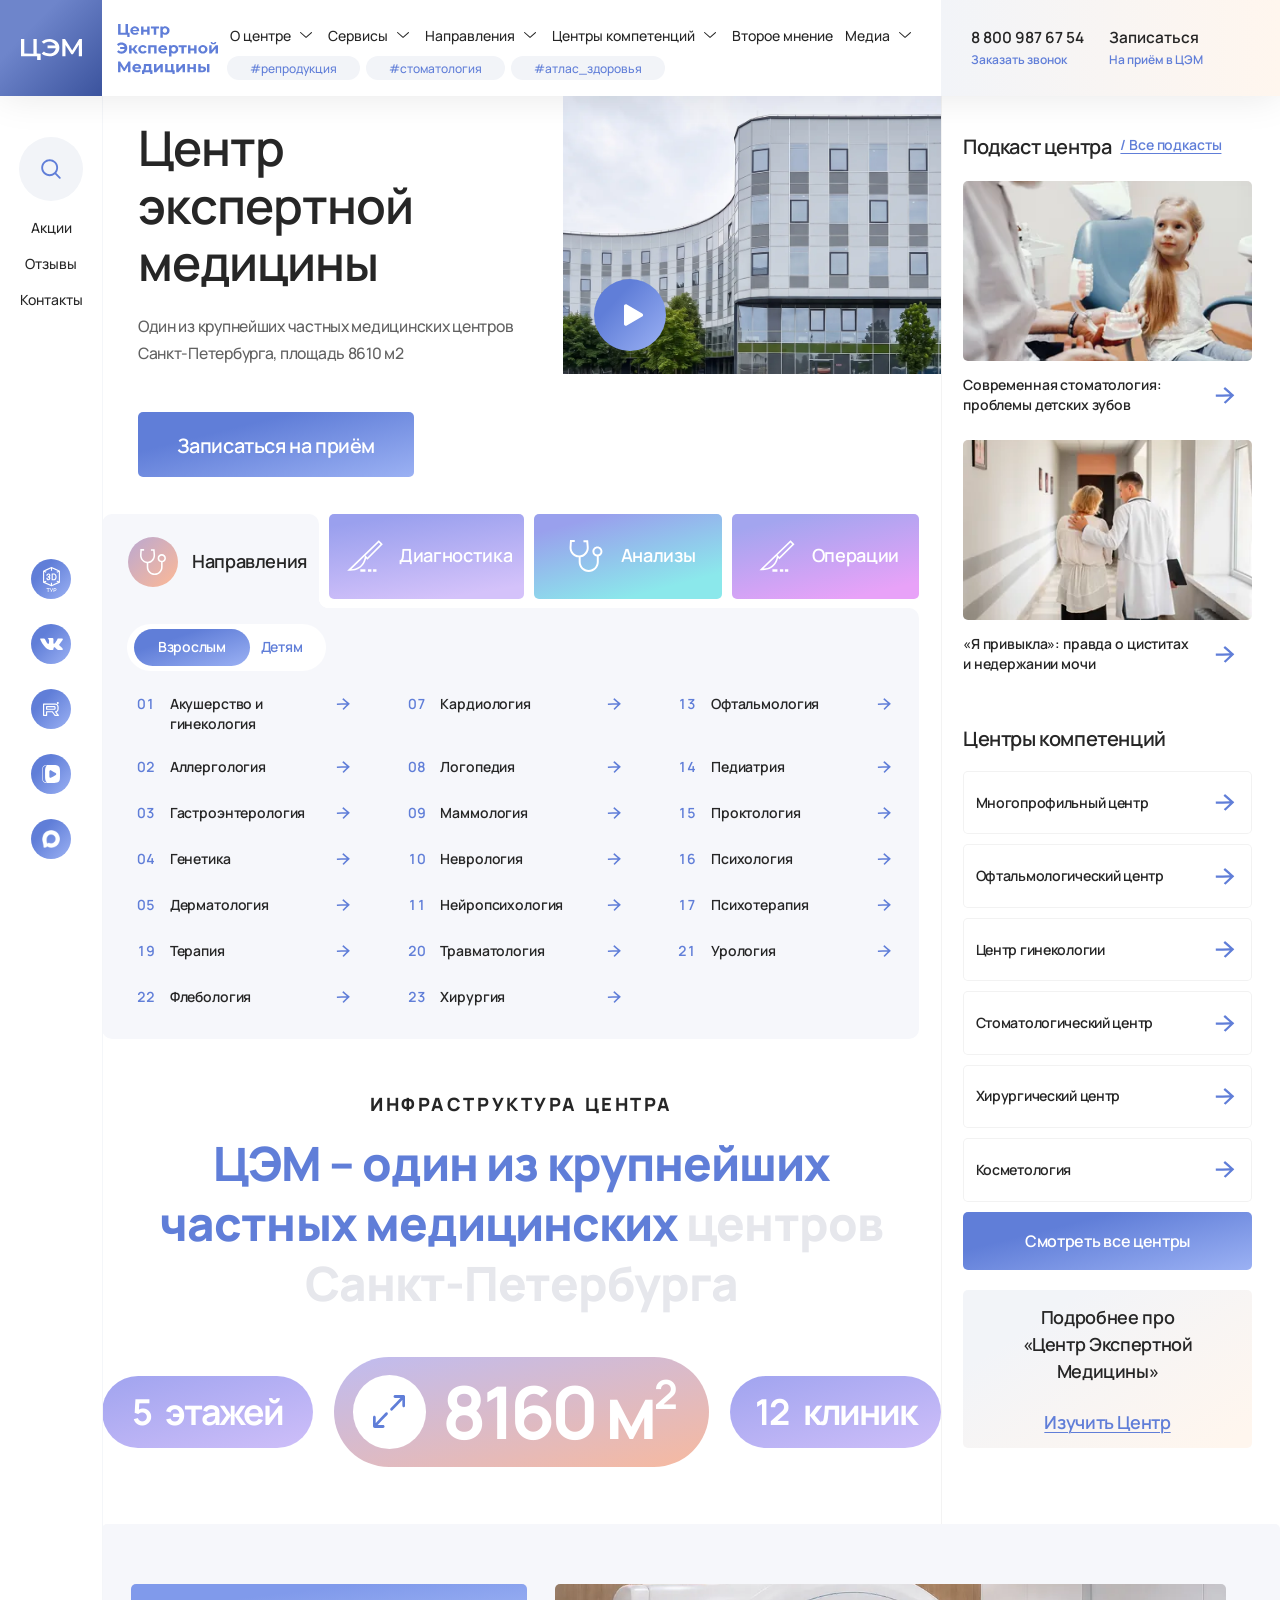
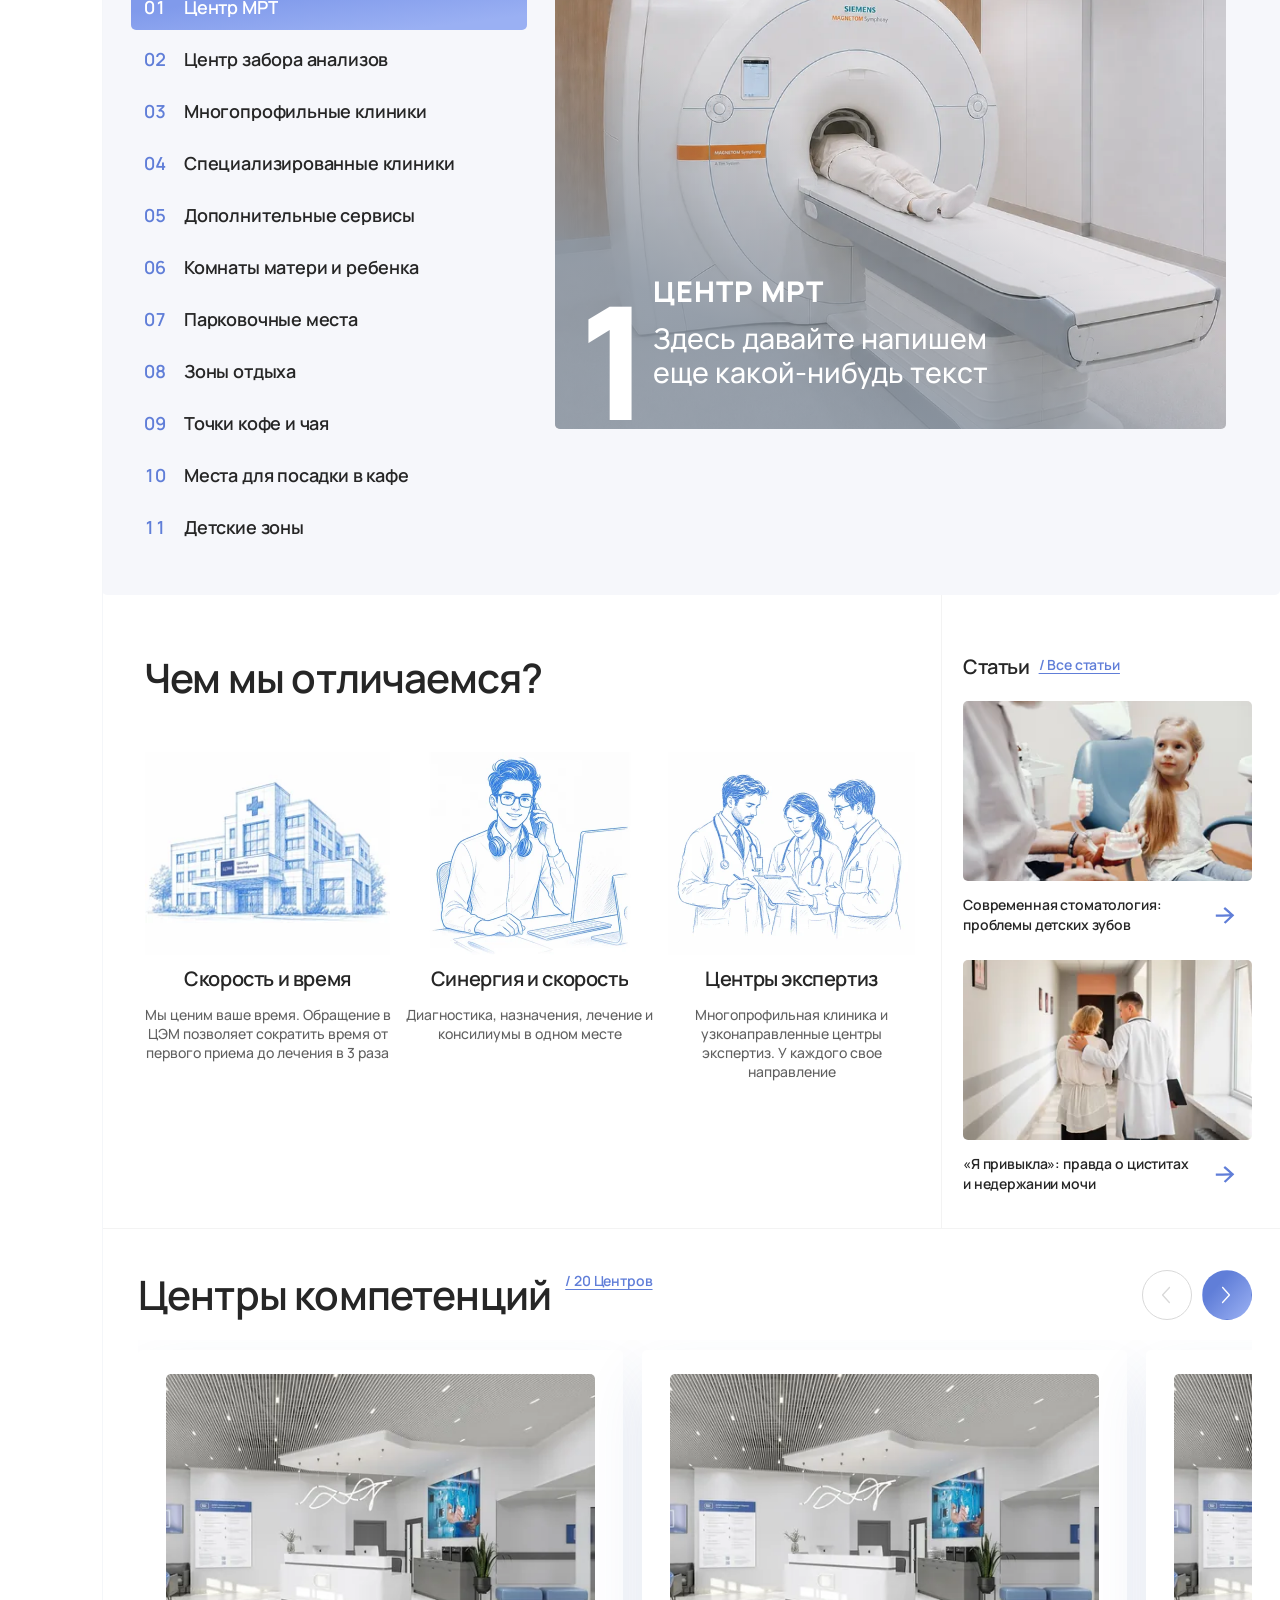
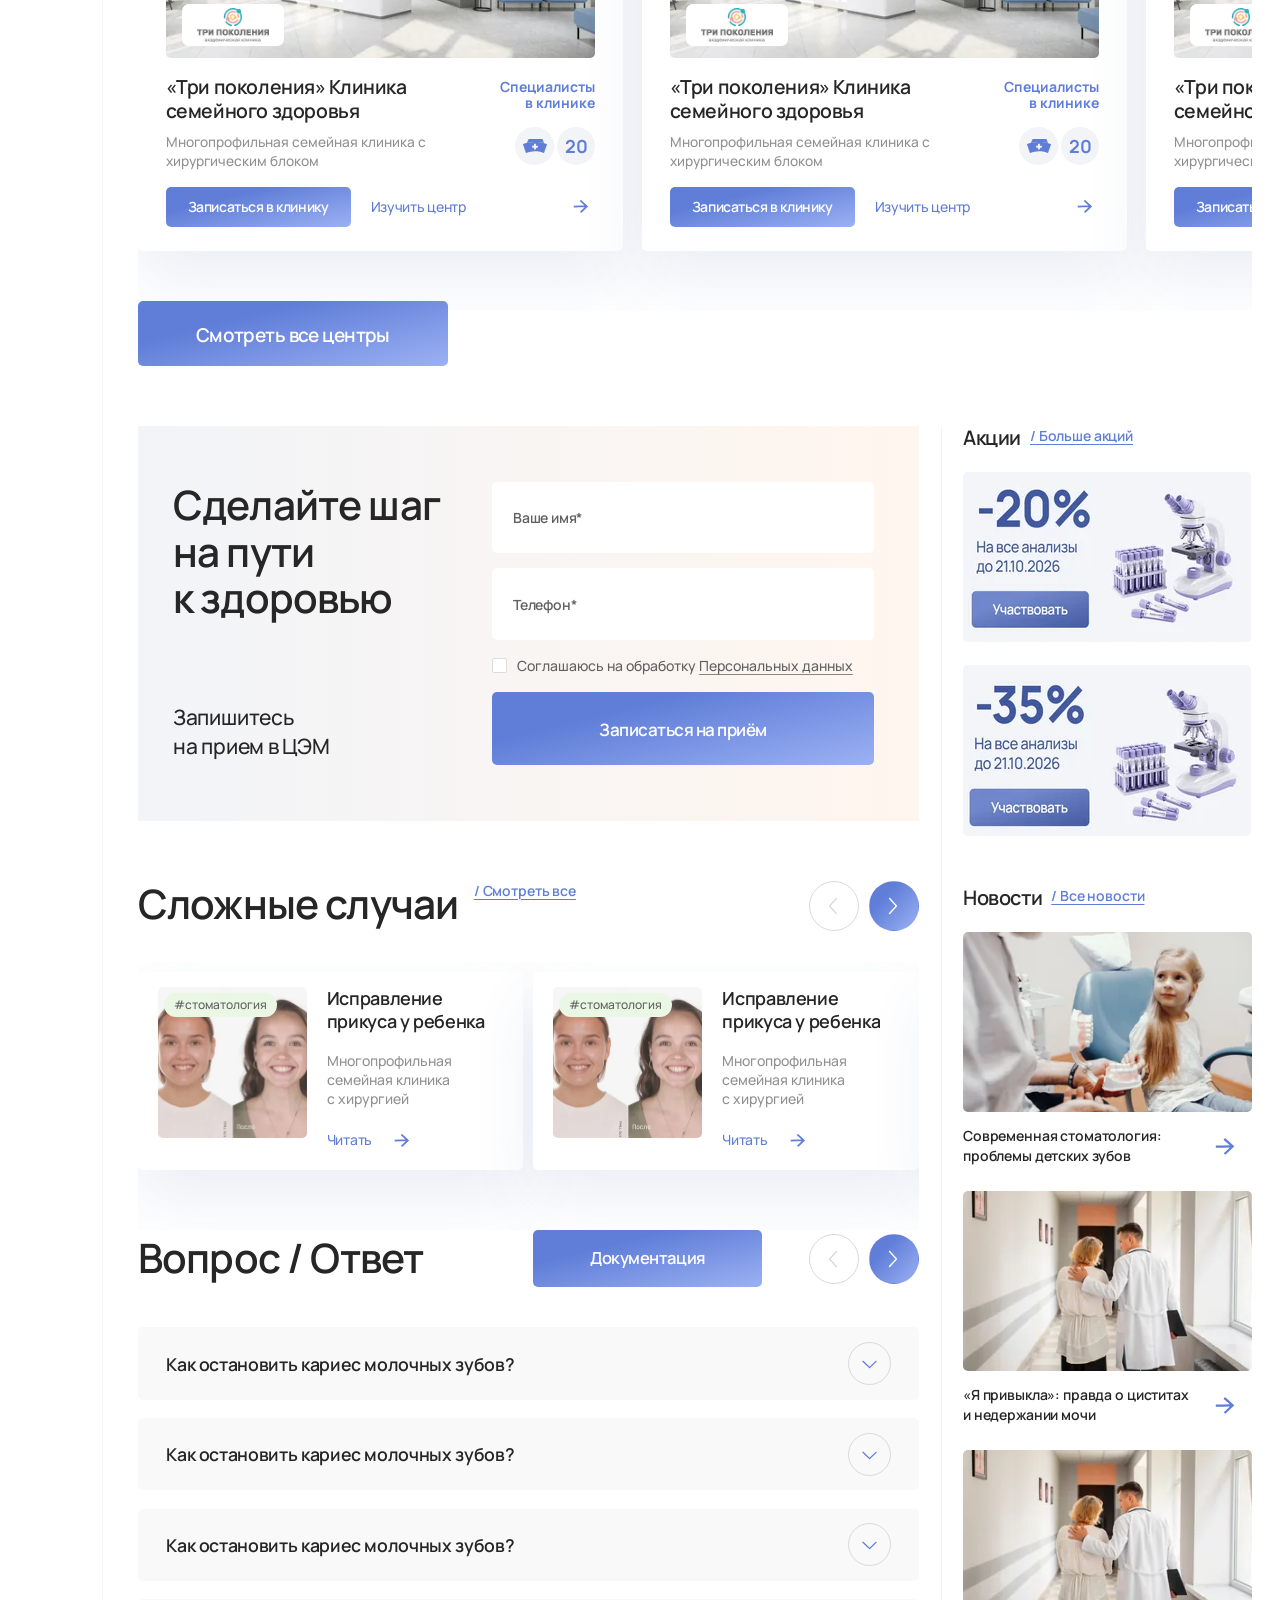
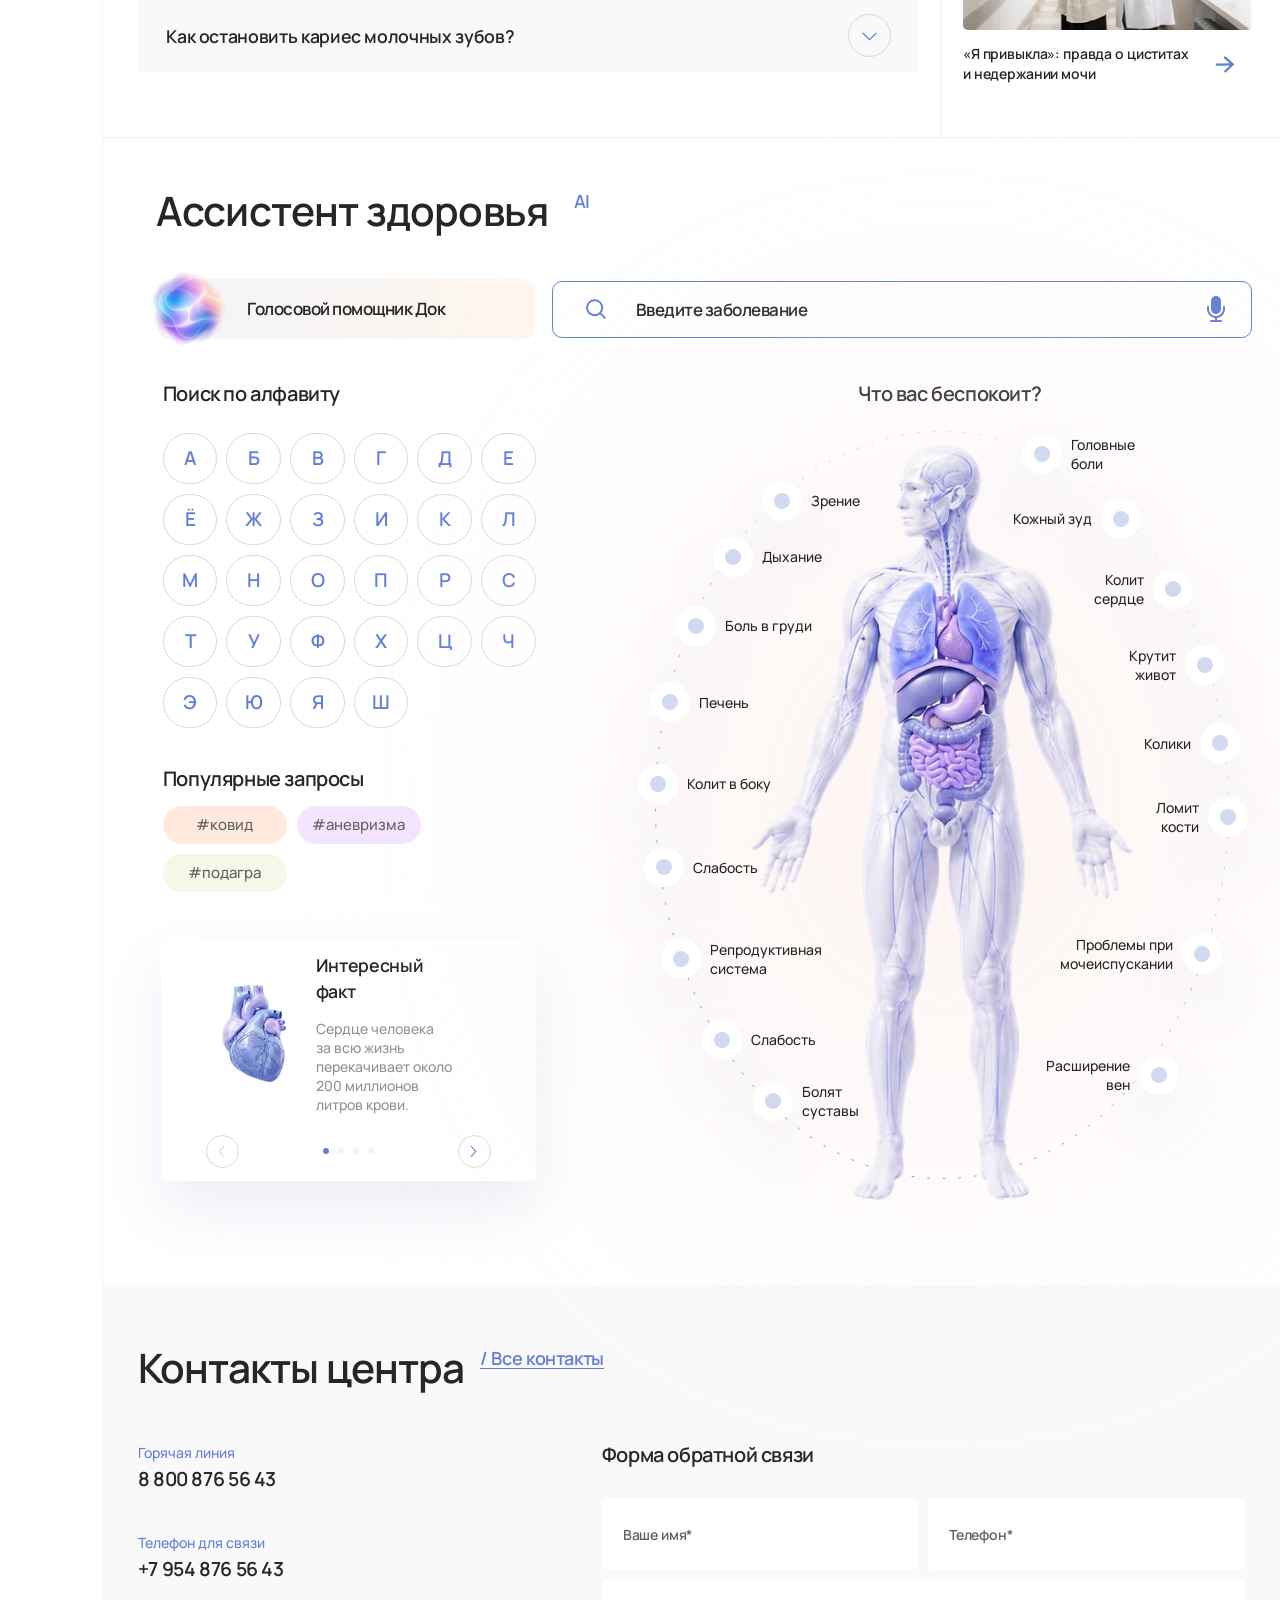
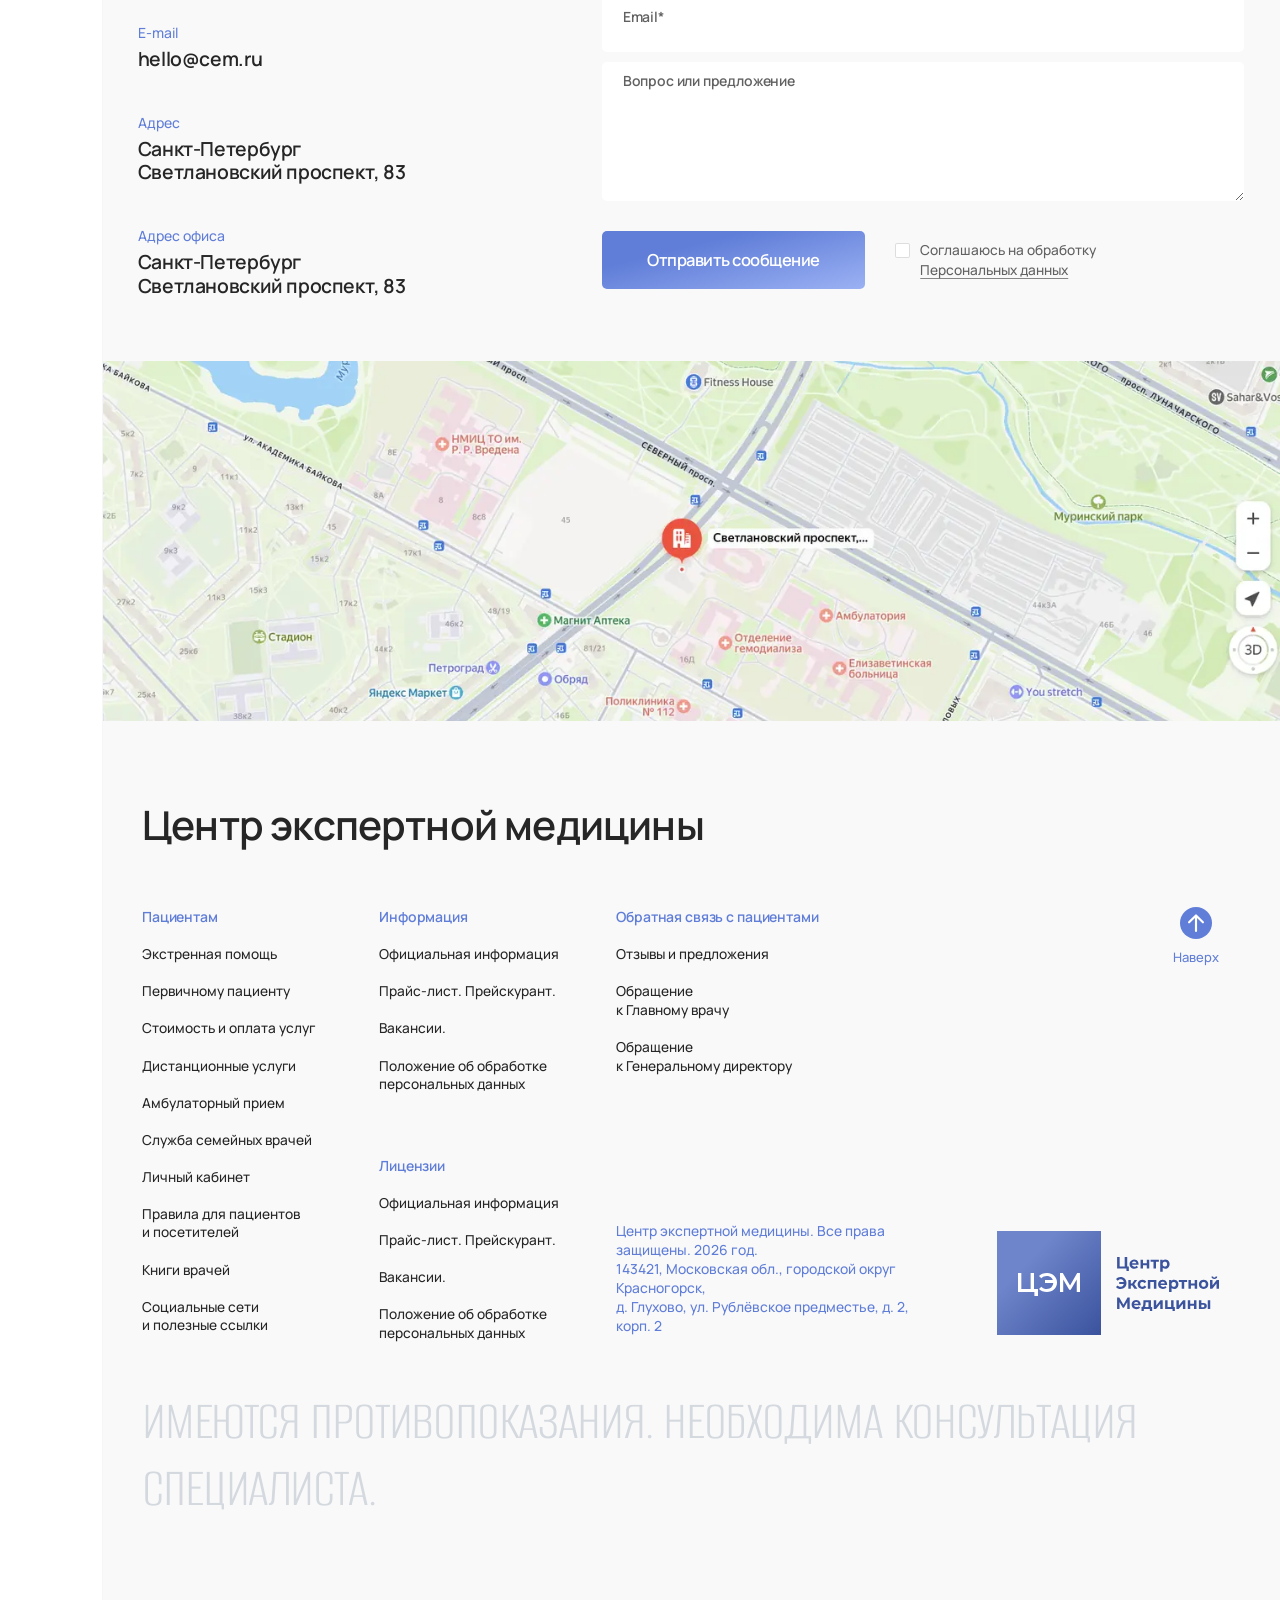
<file: site/index.html>
<!doctype html>
<html lang="ru">
<head>
  <meta charset="utf-8">
  <meta name="viewport" content="width=device-width, initial-scale=1">
  <title>Центр экспертной медицины</title>
  <meta name="description" content="Один из крупнейших частных медицинских центров Санкт-Петербурга">
  <link rel="preload" href="assets/fonts/manrope-cyrillic-wght-normal.woff2" as="font" type="font/woff2" crossorigin>
  <link rel="icon" href="data:,">
  <link rel="stylesheet" href="styles.css">
</head>
<body>
  <header class="header" data-block="header" id="top">
  <a class="header__logo" href="/" aria-label="Центр экспертной медицины — на главную">
    <span class="header__logo-mark"><svg class="header__logo-letters" aria-hidden="true"><use href="assets/icons/sprite.svg#i-logo-letters"/></svg></span>
    <svg class="header__logo-name" aria-hidden="true"><use href="assets/icons/sprite.svg#i-logo-name"/></svg>
  </a>

  <div class="header__main">
    <nav class="header__nav" aria-label="Основное меню">
      <ul class="header__menu">
        <li class="header__item" data-js="dropdown">
          <button class="header__link t-nav" type="button" aria-expanded="false" aria-controls="header-sub-about">О центре<svg class="icon header__chevron" aria-hidden="true"><use href="assets/icons/sprite.svg#i-chevron-down"/></svg></button>
          <ul class="header__sub" id="header-sub-about" hidden>
            <li><a class="header__sublink t-nav" href="#">История центра</a></li>
            <li><a class="header__sublink t-nav" href="#">Написать руководству</a></li>
            <li><a class="header__sublink t-nav" href="#">Команда</a></li>
          </ul>
        </li>
        <li class="header__item" data-js="dropdown">
          <button class="header__link t-nav" type="button" aria-expanded="false" aria-controls="header-sub-services">Сервисы<svg class="icon header__chevron" aria-hidden="true"><use href="assets/icons/sprite.svg#i-chevron-down"/></svg></button>
          <ul class="header__sub" id="header-sub-services" hidden>
            <li><a class="header__sublink t-nav" href="#">Аптека «Медис»</a></li>
            <li><a class="header__sublink t-nav" href="#">Салон оптики</a></li>
            <li><a class="header__sublink t-nav" href="#">Личный кабинет</a></li>
          </ul>
        </li>
        <li class="header__item" data-js="dropdown">
          <button class="header__link t-nav" type="button" aria-expanded="false" aria-controls="header-sub-directions">Направления<svg class="icon header__chevron" aria-hidden="true"><use href="assets/icons/sprite.svg#i-chevron-down"/></svg></button>
          <ul class="header__sub" id="header-sub-directions" hidden>
            <li><a class="header__sublink t-nav" href="#">Взрослым</a></li>
            <li><a class="header__sublink t-nav" href="#">Детям</a></li>
            <li><a class="header__sublink t-nav" href="#">Диагностика</a></li>
            <li><a class="header__sublink t-nav" href="#">Анализы</a></li>
            <li><a class="header__sublink t-nav" href="#">Операции</a></li>
          </ul>
        </li>
        <li class="header__item" data-js="dropdown">
          <button class="header__link t-nav" type="button" aria-expanded="false" aria-controls="header-sub-centers">Центры компетенций<svg class="icon header__chevron" aria-hidden="true"><use href="assets/icons/sprite.svg#i-chevron-down"/></svg></button>
          <ul class="header__sub" id="header-sub-centers" hidden>
            <li><a class="header__sublink t-nav" href="#">Многопрофильный центр</a></li>
            <li><a class="header__sublink t-nav" href="#">Офтальмологический центр</a></li>
            <li><a class="header__sublink t-nav" href="#">Центр гинекологии</a></li>
            <li><a class="header__sublink t-nav" href="#">Стоматологический центр</a></li>
            <li><a class="header__sublink t-nav" href="#">Хирургический центр</a></li>
            <li><a class="header__sublink t-nav" href="#">Косметология</a></li>
          </ul>
        </li>
        <li class="header__item"><a class="header__link t-nav" href="#">Второе мнение</a></li>
        <li class="header__item" data-js="dropdown">
          <button class="header__link t-nav" type="button" aria-expanded="false" aria-controls="header-sub-media">Медиа<svg class="icon header__chevron" aria-hidden="true"><use href="assets/icons/sprite.svg#i-chevron-down"/></svg></button>
          <ul class="header__sub" id="header-sub-media" hidden>
            <li><a class="header__sublink t-nav" href="#">Подкасты</a></li>
            <li><a class="header__sublink t-nav" href="#">Статьи</a></li>
            <li><a class="header__sublink t-nav" href="#">Новости</a></li>
          </ul>
        </li>
      </ul>
    </nav>
    <ul class="header__tags" aria-label="Популярные темы">
      <li><a class="tag header__tag" href="#">#репродукция</a></li>
      <li><a class="tag header__tag" href="#">#стоматология</a></li>
      <li><a class="tag header__tag" href="#">#атлас_здоровья</a></li>
    </ul>
  </div>

  <div class="header__contacts">
    <div class="header__pair">
      <a class="header__pair-main t-phone" href="tel:88009876754">8&nbsp;800&nbsp;987&nbsp;67&nbsp;54</a>
      <button class="header__pair-sub" type="button" data-sheet-open="call-sheet">Заказать звонок</button>
    </div>
    <button class="header__pair header__pair--booking" type="button" data-sheet-open="booking-sheet">
      <span class="header__pair-main t-phone">Записаться</span>
      <span class="header__pair-sub">На приём в ЦЭМ</span>
    </button>
  </div>

  <div class="header__mobile">
    <div class="header__call">
      <button class="header__call-sub" type="button" data-sheet-open="call-sheet">Заказать звонок</button>
      <a class="header__call-phone t-phone" href="tel:88009876754">8&nbsp;800&nbsp;987&nbsp;67&nbsp;54</a>
    </div>
    <a class="header__round" href="tel:88009876754" aria-label="Позвонить: 8 800 987 67 54"><svg class="icon header__round-phone" aria-hidden="true"><use href="assets/icons/sprite.svg#i-phone"/></svg></a>
    <button class="header__round" type="button" data-sheet-open="menu-sheet" aria-haspopup="dialog" aria-expanded="false" aria-label="Открыть меню"><svg class="icon header__round-menu" aria-hidden="true"><use href="assets/icons/sprite.svg#i-menu"/></svg></button>
  </div>
</header>
  <div class="page">
    <nav class="rail" data-block="rail" aria-label="Быстрые ссылки">
  <div class="rail__inner">
    <div class="rail__top">
      <button class="rail__search" type="button" data-sheet-open="search-sheet" aria-haspopup="dialog" aria-expanded="false" aria-label="Поиск по сайту"><svg class="icon" aria-hidden="true"><use href="assets/icons/sprite.svg#i-search"/></svg></button>
      <ul class="rail__links">
        <li><a class="rail__link t-nav" href="#promos">Акции</a></li>
        <li><a class="rail__link t-nav" href="#">Отзывы</a></li>
        <li><a class="rail__link t-nav" href="#contacts">Контакты</a></li>
      </ul>
    </div>
    <ul class="rail__socials" aria-label="Мы в соцсетях">
      <li><a class="rail__social" href="#" aria-label="3D-тур по центру"><svg class="icon rail__ic-3d" aria-hidden="true"><use href="assets/icons/sprite.svg#i-soc-3d"/></svg></a></li>
      <li><a class="rail__social" href="#" aria-label="ВКонтакте"><svg class="icon rail__ic-vk" aria-hidden="true"><use href="assets/icons/sprite.svg#i-soc-vk"/></svg></a></li>
      <li><a class="rail__social" href="#" aria-label="Rutube"><svg class="icon rail__ic-rutube" aria-hidden="true"><use href="assets/icons/sprite.svg#i-soc-rutube"/></svg></a></li>
      <li><a class="rail__social" href="#" aria-label="VK Видео"><svg class="icon rail__ic-vkvideo" aria-hidden="true"><use href="assets/icons/sprite.svg#i-soc-vkvideo"/></svg></a></li>
      <li><a class="rail__social" href="#" aria-label="MAX"><img class="rail__ic-max" src="assets/img/social-max.png" alt="" width="18" height="18" loading="lazy"></a></li>
    </ul>
  </div>
</nav>
    <main class="page__main" id="main">
      <div class="row row--split">
        <div class="row__main">
          <section class="hero" data-block="hero" aria-labelledby="hero-title">
  <div class="hero__media">
    <picture>
      <source media="(min-width: 1050px)" srcset="assets/img/hero-desktop-453.webp 453w, assets/img/hero-desktop-906.webp 906w, assets/img/hero-desktop-1359.webp 1359w" sizes="(min-width: 1280px) 46vw, 50vw">
      <img class="hero__img" src="assets/img/hero-mobile-375.webp" srcset="assets/img/hero-mobile-375.webp 375w, assets/img/hero-mobile-750.webp 750w, assets/img/hero-mobile-1125.webp 1125w" sizes="100vw" width="375" height="374" alt="Здание Центра экспертной медицины" fetchpriority="high">
    </picture>
    <button class="hero__play" type="button" data-sheet-open="video-sheet" aria-label="Смотреть видео о центре">
      <svg class="icon" aria-hidden="true"><use href="assets/icons/sprite.svg#i-play"/></svg>
    </button>
  </div>
  <div class="hero__body">
    <h1 class="hero__title t-display" id="hero-title">Центр экспертной медицины</h1>
    <p class="hero__lead t-lead">Один из крупнейших частных медицинских центров <br class="only-desktop">Санкт-Петербурга, площадь 8610&nbsp;м2</p>
    <a class="btn btn--primary btn--xl hero__cta" href="#booking" data-sheet-open="booking-sheet">Записаться на приём</a>
  </div>
</section>
          <section class="directions" data-block="directions" aria-labelledby="dir-title">
  <h2 class="visually-hidden" id="dir-title">Направления, диагностика, анализы и операции</h2>
  <div class="directions__grid" data-directions>
    <div class="directions__item" data-dir-item style="--tile: var(--g-stat-xl); --icon-bg: var(--g-tile-peach)">
      <button class="directions__tab directions__tab--therapy" type="button" id="dir-tab-0" aria-controls="dir-p-0" aria-expanded="false">
        <span class="directions__icon"><svg class="icon" aria-hidden="true"><use href="assets/icons/sprite.svg#i-dir-therapy"/></svg></span>
        <span class="directions__label">Направления</span>
        <svg class="icon directions__chev" aria-hidden="true"><use href="assets/icons/sprite.svg#i-chevron-down"/></svg>
      </button>
      <div class="directions__panel" id="dir-p-0" aria-labelledby="dir-tab-0" hidden>
        <div class="segmented directions__seg" role="tablist" aria-label="Для кого" data-js="tabs">
          <button class="segmented__item" type="button" role="tab" aria-selected="true" aria-controls="dir-0-adult" id="dir-0-adult-tab">Взрослым</button>
          <button class="segmented__item" type="button" role="tab" aria-selected="false" aria-controls="dir-0-kids" id="dir-0-kids-tab">Детям</button>
        </div>
        <div class="directions__list-wrap" role="tabpanel" id="dir-0-adult" aria-labelledby="dir-0-adult-tab">
          <ul class="directions__list" style="--rows: 7">
            <li><a class="list-link" href="#"><span class="list-link__num">01</span><span class="list-link__text clamp-2">Акушерство и гинекология</span><svg class="icon list-link__arrow" aria-hidden="true"><use href="assets/icons/sprite.svg#i-arrow-right"/></svg></a></li>
            <li><a class="list-link" href="#"><span class="list-link__num">02</span><span class="list-link__text clamp-2">Аллергология</span><svg class="icon list-link__arrow" aria-hidden="true"><use href="assets/icons/sprite.svg#i-arrow-right"/></svg></a></li>
            <li><a class="list-link" href="#"><span class="list-link__num">03</span><span class="list-link__text clamp-2">Гастроэнтерология</span><svg class="icon list-link__arrow" aria-hidden="true"><use href="assets/icons/sprite.svg#i-arrow-right"/></svg></a></li>
            <li><a class="list-link" href="#"><span class="list-link__num">04</span><span class="list-link__text clamp-2">Генетика</span><svg class="icon list-link__arrow" aria-hidden="true"><use href="assets/icons/sprite.svg#i-arrow-right"/></svg></a></li>
            <li><a class="list-link" href="#"><span class="list-link__num">05</span><span class="list-link__text clamp-2">Дерматология</span><svg class="icon list-link__arrow" aria-hidden="true"><use href="assets/icons/sprite.svg#i-arrow-right"/></svg></a></li>
            <li><a class="list-link" href="#"><span class="list-link__num">19</span><span class="list-link__text clamp-2">Терапия</span><svg class="icon list-link__arrow" aria-hidden="true"><use href="assets/icons/sprite.svg#i-arrow-right"/></svg></a></li>
            <li><a class="list-link" href="#"><span class="list-link__num">22</span><span class="list-link__text clamp-2">Флебология</span><svg class="icon list-link__arrow" aria-hidden="true"><use href="assets/icons/sprite.svg#i-arrow-right"/></svg></a></li>
            <li><a class="list-link" href="#"><span class="list-link__num">07</span><span class="list-link__text clamp-2">Кардиология</span><svg class="icon list-link__arrow" aria-hidden="true"><use href="assets/icons/sprite.svg#i-arrow-right"/></svg></a></li>
            <li><a class="list-link" href="#"><span class="list-link__num">08</span><span class="list-link__text clamp-2">Логопедия</span><svg class="icon list-link__arrow" aria-hidden="true"><use href="assets/icons/sprite.svg#i-arrow-right"/></svg></a></li>
            <li><a class="list-link" href="#"><span class="list-link__num">09</span><span class="list-link__text clamp-2">Маммология</span><svg class="icon list-link__arrow" aria-hidden="true"><use href="assets/icons/sprite.svg#i-arrow-right"/></svg></a></li>
            <li><a class="list-link" href="#"><span class="list-link__num">10</span><span class="list-link__text clamp-2">Неврология</span><svg class="icon list-link__arrow" aria-hidden="true"><use href="assets/icons/sprite.svg#i-arrow-right"/></svg></a></li>
            <li><a class="list-link" href="#"><span class="list-link__num">11</span><span class="list-link__text clamp-2">Нейропсихология</span><svg class="icon list-link__arrow" aria-hidden="true"><use href="assets/icons/sprite.svg#i-arrow-right"/></svg></a></li>
            <li><a class="list-link" href="#"><span class="list-link__num">20</span><span class="list-link__text clamp-2">Травматология</span><svg class="icon list-link__arrow" aria-hidden="true"><use href="assets/icons/sprite.svg#i-arrow-right"/></svg></a></li>
            <li><a class="list-link" href="#"><span class="list-link__num">23</span><span class="list-link__text clamp-2">Хирургия</span><svg class="icon list-link__arrow" aria-hidden="true"><use href="assets/icons/sprite.svg#i-arrow-right"/></svg></a></li>
            <li><a class="list-link" href="#"><span class="list-link__num">13</span><span class="list-link__text clamp-2">Офтальмология</span><svg class="icon list-link__arrow" aria-hidden="true"><use href="assets/icons/sprite.svg#i-arrow-right"/></svg></a></li>
            <li><a class="list-link" href="#"><span class="list-link__num">14</span><span class="list-link__text clamp-2">Педиатрия</span><svg class="icon list-link__arrow" aria-hidden="true"><use href="assets/icons/sprite.svg#i-arrow-right"/></svg></a></li>
            <li><a class="list-link" href="#"><span class="list-link__num">15</span><span class="list-link__text clamp-2">Проктология</span><svg class="icon list-link__arrow" aria-hidden="true"><use href="assets/icons/sprite.svg#i-arrow-right"/></svg></a></li>
            <li><a class="list-link" href="#"><span class="list-link__num">16</span><span class="list-link__text clamp-2">Психология</span><svg class="icon list-link__arrow" aria-hidden="true"><use href="assets/icons/sprite.svg#i-arrow-right"/></svg></a></li>
            <li><a class="list-link" href="#"><span class="list-link__num">17</span><span class="list-link__text clamp-2">Психотерапия</span><svg class="icon list-link__arrow" aria-hidden="true"><use href="assets/icons/sprite.svg#i-arrow-right"/></svg></a></li>
            <li><a class="list-link" href="#"><span class="list-link__num">21</span><span class="list-link__text clamp-2">Урология</span><svg class="icon list-link__arrow" aria-hidden="true"><use href="assets/icons/sprite.svg#i-arrow-right"/></svg></a></li>
          </ul>
        </div>
        <div class="directions__list-wrap" role="tabpanel" id="dir-0-kids" aria-labelledby="dir-0-kids-tab" hidden>
          <p class="directions__stub t-body">Список направлений для детей готовится.</p><!-- ЗАГЛУШКА: в макете нет списка «Детям», Q-directions-3 -->
        </div>
      </div>
    </div>
    <div class="directions__item" data-dir-item style="--tile: var(--g-tile-violet); --icon-bg: var(--g-tile-violet)">
      <button class="directions__tab directions__tab--diagnostics" type="button" id="dir-tab-1" aria-controls="dir-p-1" aria-expanded="false">
        <span class="directions__icon"><svg class="icon" aria-hidden="true"><use href="assets/icons/sprite.svg#i-dir-diagnostics"/></svg></span>
        <span class="directions__label">Диагностика</span>
        <svg class="icon directions__chev" aria-hidden="true"><use href="assets/icons/sprite.svg#i-chevron-down"/></svg>
      </button>
      <div class="directions__panel" id="dir-p-1" aria-labelledby="dir-tab-1" hidden>
        <p class="directions__stub t-body">Раздел «Диагностика» готовится.</p><!-- ЗАГЛУШКА: содержимое вкладки в макете не нарисовано, Q-directions-1 -->
      </div>
    </div>
    <div class="directions__item" data-dir-item style="--tile: var(--g-tile-aqua); --icon-bg: var(--g-tile-aqua)">
      <button class="directions__tab directions__tab--tests" type="button" id="dir-tab-2" aria-controls="dir-p-2" aria-expanded="false">
        <span class="directions__icon"><svg class="icon" aria-hidden="true"><use href="assets/icons/sprite.svg#i-dir-tests"/></svg></span>
        <span class="directions__label">Анализы</span>
        <svg class="icon directions__chev" aria-hidden="true"><use href="assets/icons/sprite.svg#i-chevron-down"/></svg>
      </button>
      <div class="directions__panel" id="dir-p-2" aria-labelledby="dir-tab-2" hidden>
        <p class="directions__stub t-body">Раздел «Анализы» готовится.</p><!-- ЗАГЛУШКА: содержимое вкладки в макете не нарисовано, Q-directions-1 -->
      </div>
    </div>
    <div class="directions__item" data-dir-item style="--tile: var(--g-tile-orchid); --icon-bg: var(--g-tile-orchid)">
      <button class="directions__tab directions__tab--surgery" type="button" id="dir-tab-3" aria-controls="dir-p-3" aria-expanded="false">
        <span class="directions__icon"><svg class="icon" aria-hidden="true"><use href="assets/icons/sprite.svg#i-dir-surgery"/></svg></span>
        <span class="directions__label">Операции</span>
        <svg class="icon directions__chev" aria-hidden="true"><use href="assets/icons/sprite.svg#i-chevron-down"/></svg>
      </button>
      <div class="directions__panel" id="dir-p-3" aria-labelledby="dir-tab-3" hidden>
        <p class="directions__stub t-body">Раздел «Операции» готовится.</p><!-- ЗАГЛУШКА: содержимое вкладки в макете не нарисовано, Q-directions-1 -->
      </div>
    </div>
  </div>
</section>
          <section class="infra-intro" data-block="infra-intro" aria-labelledby="infra-intro-title">
  <p class="infra-intro__overline t-overline">Инфраструктура<br class="only-narrow"> центра</p>
  <h2 class="infra-intro__statement t-statement" id="infra-intro-title"><span class="infra-intro__accent">ЦЭМ – один из крупнейших частных медицинских</span> <span class="infra-intro__ghost">центров <span class="infra-intro__nowrap">Санкт-Петербурга</span></span></h2>
  <ul class="infra-intro__stats">
    <li class="infra-intro__stat"><span class="infra-intro__val t-stat">5   этажей</span></li>
    <li class="infra-intro__stat infra-intro__stat--xl">
      <span class="infra-intro__ico"><svg class="icon" aria-hidden="true"><use href="assets/icons/sprite.svg#i-expand"/></svg></span>
      <span class="infra-intro__val t-stat-xl">8160 м<sup class="infra-intro__sup">2</sup></span>
    </li>
    <li class="infra-intro__stat"><span class="infra-intro__val t-stat">12   клиник</span></li>
  </ul>
</section>
        </div>
        <aside class="row__aside">
          <section class="podcasts media-feed" data-block="podcasts" aria-labelledby="podcasts-title">
  <div class="section-head media-feed__head">
    <h2 class="section-head__title t-h2" id="podcasts-title">Подкаст центра</h2>
    <a class="section-head__link link" href="#podcasts"><span class="only-desktop">/ Все подкасты</span><span class="only-mobile">/ Слушать подкасты</span></a>
  </div>
  <div class="slider slider--bleed media-feed__slider" id="podcasts-slider" data-js="slider" aria-roledescription="карусель" aria-label="Подкаст центра">
    <ul class="slider__track media-feed__list" tabindex="-1">
      <li class="slider__slide media-feed__item">
        <a class="media-card" href="#podcast-1">
          <img class="media-card__img" src="assets/img/article-dentistry-320.webp" srcset="assets/img/article-dentistry-320.webp 320w, assets/img/article-dentistry-640.webp 640w" sizes="(min-width: 1280px) 289px, 304px" alt="" width="289" height="180" loading="lazy">
          <span class="media-card__row"><span class="media-card__text clamp-2">Современная стоматология: проблемы детских зубов</span>
            <svg class="icon" aria-hidden="true"><use href="assets/icons/sprite.svg#i-arrow-right"/></svg></span>
        </a>
      </li>
      <li class="slider__slide media-feed__item">
        <a class="media-card" href="#podcast-2">
          <img class="media-card__img" src="assets/img/article-cystitis-320.webp" srcset="assets/img/article-cystitis-320.webp 320w, assets/img/article-cystitis-640.webp 640w" sizes="(min-width: 1280px) 289px, 304px" alt="" width="289" height="180" loading="lazy">
          <span class="media-card__row"><span class="media-card__text clamp-2">«Я привыкла»: правда о циститах и недержании мочи</span>
            <svg class="icon" aria-hidden="true"><use href="assets/icons/sprite.svg#i-arrow-right"/></svg></span>
        </a>
      </li>
    </ul>
    <div class="dots slider__dots" data-slider-dots></div>
  </div>
</section>
          <section class="centers-list" data-block="centers-list" aria-labelledby="centers-list-title">
  <h2 class="centers-list__title t-h2" id="centers-list-title">Центры компетенций</h2>
  <ul class="centers-list__items">
    <li><a class="card-link centers-list__card" href="#"><span class="card-link__text clamp-2">Многопрофильный центр</span><svg class="icon" aria-hidden="true"><use href="assets/icons/sprite.svg#i-arrow-right"/></svg></a></li>
    <li><a class="card-link centers-list__card" href="#"><span class="card-link__text clamp-2">Офтальмологический центр</span><svg class="icon" aria-hidden="true"><use href="assets/icons/sprite.svg#i-arrow-right"/></svg></a></li>
    <li><a class="card-link centers-list__card" href="#"><span class="card-link__text clamp-2">Центр гинекологии</span><svg class="icon" aria-hidden="true"><use href="assets/icons/sprite.svg#i-arrow-right"/></svg></a></li>
    <li><a class="card-link centers-list__card" href="#"><span class="card-link__text clamp-2">Стоматологический центр</span><svg class="icon" aria-hidden="true"><use href="assets/icons/sprite.svg#i-arrow-right"/></svg></a></li>
    <li><a class="card-link centers-list__card" href="#"><span class="card-link__text clamp-2">Хирургический центр</span><svg class="icon" aria-hidden="true"><use href="assets/icons/sprite.svg#i-arrow-right"/></svg></a></li>
    <li><a class="card-link centers-list__card" href="#"><span class="card-link__text clamp-2">Косметология</span><svg class="icon" aria-hidden="true"><use href="assets/icons/sprite.svg#i-arrow-right"/></svg></a></li>
  </ul>
  <a class="btn btn--primary btn--block centers-list__all" href="#">Смотреть все центры</a>
</section>
          <section class="about-card" data-block="about-card" aria-labelledby="about-card-title">
  <h2 class="about-card__title t-title-xl" id="about-card-title">Подробнее про<br> «Центр Экспертной<br>Медицины»</h2>
  <a class="link link--l about-card__link" href="#">Изучить Центр</a>
</section>
        </aside>
      </div>
      <div class="row row--wide">
        <section class="infra" data-block="infra" aria-label="Объекты инфраструктуры центра" data-js="tabs">
  <div class="infra__inner">
    <ul class="infra__tabs" role="tablist" aria-orientation="vertical" aria-label="Объекты инфраструктуры">
      <li role="presentation"><button class="infra__tab t-label-l" type="button" role="tab" id="infra-tab-0" aria-controls="infra-slide-0" aria-selected="true"><span class="infra__num">01</span><span class="infra__tab-text clamp-2">Центр МРТ</span></button></li>
      <li role="presentation"><button class="infra__tab t-label-l" type="button" role="tab" id="infra-tab-1" aria-controls="infra-slide-1" aria-selected="false"><span class="infra__num">02</span><span class="infra__tab-text clamp-2">Центр забора анализов</span></button></li>
      <li role="presentation"><button class="infra__tab t-label-l" type="button" role="tab" id="infra-tab-2" aria-controls="infra-slide-2" aria-selected="false"><span class="infra__num">03</span><span class="infra__tab-text clamp-2">Многопрофильные клиники</span></button></li>
      <li role="presentation"><button class="infra__tab t-label-l" type="button" role="tab" id="infra-tab-3" aria-controls="infra-slide-3" aria-selected="false"><span class="infra__num">04</span><span class="infra__tab-text clamp-2">Специализированные клиники</span></button></li>
      <li role="presentation"><button class="infra__tab t-label-l" type="button" role="tab" id="infra-tab-4" aria-controls="infra-slide-4" aria-selected="false"><span class="infra__num">05</span><span class="infra__tab-text clamp-2">Дополнительные сервисы</span></button></li>
      <li role="presentation"><button class="infra__tab t-label-l" type="button" role="tab" id="infra-tab-5" aria-controls="infra-slide-5" aria-selected="false"><span class="infra__num">06</span><span class="infra__tab-text clamp-2">Комнаты матери и ребенка</span></button></li>
      <li role="presentation"><button class="infra__tab t-label-l" type="button" role="tab" id="infra-tab-6" aria-controls="infra-slide-6" aria-selected="false"><span class="infra__num">07</span><span class="infra__tab-text clamp-2">Парковочные места</span></button></li>
      <li role="presentation"><button class="infra__tab t-label-l" type="button" role="tab" id="infra-tab-7" aria-controls="infra-slide-7" aria-selected="false"><span class="infra__num">08</span><span class="infra__tab-text clamp-2">Зоны отдыха</span></button></li>
      <li role="presentation"><button class="infra__tab t-label-l" type="button" role="tab" id="infra-tab-8" aria-controls="infra-slide-8" aria-selected="false"><span class="infra__num">09</span><span class="infra__tab-text clamp-2">Точки кофе и чая</span></button></li>
      <li role="presentation"><button class="infra__tab t-label-l" type="button" role="tab" id="infra-tab-9" aria-controls="infra-slide-9" aria-selected="false"><span class="infra__num">10</span><span class="infra__tab-text clamp-2">Места для посадки в кафе</span></button></li>
      <li role="presentation"><button class="infra__tab t-label-l" type="button" role="tab" id="infra-tab-10" aria-controls="infra-slide-10" aria-selected="false"><span class="infra__num">11</span><span class="infra__tab-text clamp-2">Детские зоны</span></button></li>
    </ul>
    <div class="slider infra__slider" id="infra-slider" data-js="slider" aria-roledescription="карусель" aria-label="Инфраструктура центра">
      <div class="slider__track infra__track" tabindex="-1">
        <div class="slider__slide infra__slide" role="tabpanel" id="infra-slide-0" aria-labelledby="infra-tab-0">
          <img class="infra__img" src="assets/img/mri-960.webp" srcset="assets/img/mri-480.webp 480w, assets/img/mri-960.webp 960w, assets/img/mri-1254.webp 1254w" sizes="(min-width: 1440px) 831px, (min-width: 1050px) 60vw, 100vw" width="1254" height="1254" alt="Центр МРТ" loading="lazy">
          <div class="infra__caption">
            <span class="infra__big t-slide-num" aria-hidden="true">1</span>
            <div class="infra__caption-body">
              <h3 class="infra__name t-slide-title clamp-2">Центр МРТ</h3>
              <p class="infra__text t-slide-text clamp-3">Здесь давайте напишем <br>еще какой-нибудь текст</p>
            </div>
          </div>
        </div>
        <div class="slider__slide infra__slide" role="tabpanel" id="infra-slide-1" aria-labelledby="infra-tab-1" hidden>
          <img class="infra__img" src="assets/img/mri-960.webp" srcset="assets/img/mri-480.webp 480w, assets/img/mri-960.webp 960w, assets/img/mri-1254.webp 1254w" sizes="(min-width: 1440px) 831px, (min-width: 1050px) 60vw, 100vw" width="1254" height="1254" alt="Центр забора анализов" loading="lazy"><!-- ЗАГЛУШКА: фото слайда нет в макете, Q-infra-1 -->
          <div class="infra__caption">
            <span class="infra__big t-slide-num" aria-hidden="true">2</span>
            <div class="infra__caption-body">
              <h3 class="infra__name t-slide-title clamp-2">Центр забора анализов</h3>
              <p class="infra__text t-slide-text clamp-3">Здесь давайте напишем <br>еще какой-нибудь текст</p><!-- ЗАГЛУШКА: текст слайда нет в макете, Q-infra-1 -->
            </div>
          </div>
        </div>
        <div class="slider__slide infra__slide" role="tabpanel" id="infra-slide-2" aria-labelledby="infra-tab-2" hidden>
          <img class="infra__img" src="assets/img/mri-960.webp" srcset="assets/img/mri-480.webp 480w, assets/img/mri-960.webp 960w, assets/img/mri-1254.webp 1254w" sizes="(min-width: 1440px) 831px, (min-width: 1050px) 60vw, 100vw" width="1254" height="1254" alt="Многопрофильные клиники" loading="lazy"><!-- ЗАГЛУШКА: фото слайда нет в макете, Q-infra-1 -->
          <div class="infra__caption">
            <span class="infra__big t-slide-num" aria-hidden="true">3</span>
            <div class="infra__caption-body">
              <h3 class="infra__name t-slide-title clamp-2">Многопрофильные клиники</h3>
              <p class="infra__text t-slide-text clamp-3">Здесь давайте напишем <br>еще какой-нибудь текст</p><!-- ЗАГЛУШКА: текст слайда нет в макете, Q-infra-1 -->
            </div>
          </div>
        </div>
        <div class="slider__slide infra__slide" role="tabpanel" id="infra-slide-3" aria-labelledby="infra-tab-3" hidden>
          <img class="infra__img" src="assets/img/mri-960.webp" srcset="assets/img/mri-480.webp 480w, assets/img/mri-960.webp 960w, assets/img/mri-1254.webp 1254w" sizes="(min-width: 1440px) 831px, (min-width: 1050px) 60vw, 100vw" width="1254" height="1254" alt="Специализированные клиники" loading="lazy"><!-- ЗАГЛУШКА: фото слайда нет в макете, Q-infra-1 -->
          <div class="infra__caption">
            <span class="infra__big t-slide-num" aria-hidden="true">4</span>
            <div class="infra__caption-body">
              <h3 class="infra__name t-slide-title clamp-2">Специализированные клиники</h3>
              <p class="infra__text t-slide-text clamp-3">Здесь давайте напишем <br>еще какой-нибудь текст</p><!-- ЗАГЛУШКА: текст слайда нет в макете, Q-infra-1 -->
            </div>
          </div>
        </div>
        <div class="slider__slide infra__slide" role="tabpanel" id="infra-slide-4" aria-labelledby="infra-tab-4" hidden>
          <img class="infra__img" src="assets/img/mri-960.webp" srcset="assets/img/mri-480.webp 480w, assets/img/mri-960.webp 960w, assets/img/mri-1254.webp 1254w" sizes="(min-width: 1440px) 831px, (min-width: 1050px) 60vw, 100vw" width="1254" height="1254" alt="Дополнительные сервисы" loading="lazy"><!-- ЗАГЛУШКА: фото слайда нет в макете, Q-infra-1 -->
          <div class="infra__caption">
            <span class="infra__big t-slide-num" aria-hidden="true">5</span>
            <div class="infra__caption-body">
              <h3 class="infra__name t-slide-title clamp-2">Дополнительные сервисы</h3>
              <p class="infra__text t-slide-text clamp-3">Здесь давайте напишем <br>еще какой-нибудь текст</p><!-- ЗАГЛУШКА: текст слайда нет в макете, Q-infra-1 -->
            </div>
          </div>
        </div>
        <div class="slider__slide infra__slide" role="tabpanel" id="infra-slide-5" aria-labelledby="infra-tab-5" hidden>
          <img class="infra__img" src="assets/img/mri-960.webp" srcset="assets/img/mri-480.webp 480w, assets/img/mri-960.webp 960w, assets/img/mri-1254.webp 1254w" sizes="(min-width: 1440px) 831px, (min-width: 1050px) 60vw, 100vw" width="1254" height="1254" alt="Комнаты матери и ребенка" loading="lazy"><!-- ЗАГЛУШКА: фото слайда нет в макете, Q-infra-1 -->
          <div class="infra__caption">
            <span class="infra__big t-slide-num" aria-hidden="true">6</span>
            <div class="infra__caption-body">
              <h3 class="infra__name t-slide-title clamp-2">Комнаты матери и ребенка</h3>
              <p class="infra__text t-slide-text clamp-3">Здесь давайте напишем <br>еще какой-нибудь текст</p><!-- ЗАГЛУШКА: текст слайда нет в макете, Q-infra-1 -->
            </div>
          </div>
        </div>
        <div class="slider__slide infra__slide" role="tabpanel" id="infra-slide-6" aria-labelledby="infra-tab-6" hidden>
          <img class="infra__img" src="assets/img/mri-960.webp" srcset="assets/img/mri-480.webp 480w, assets/img/mri-960.webp 960w, assets/img/mri-1254.webp 1254w" sizes="(min-width: 1440px) 831px, (min-width: 1050px) 60vw, 100vw" width="1254" height="1254" alt="Парковочные места" loading="lazy"><!-- ЗАГЛУШКА: фото слайда нет в макете, Q-infra-1 -->
          <div class="infra__caption">
            <span class="infra__big t-slide-num" aria-hidden="true">7</span>
            <div class="infra__caption-body">
              <h3 class="infra__name t-slide-title clamp-2">Парковочные места</h3>
              <p class="infra__text t-slide-text clamp-3">Здесь давайте напишем <br>еще какой-нибудь текст</p><!-- ЗАГЛУШКА: текст слайда нет в макете, Q-infra-1 -->
            </div>
          </div>
        </div>
        <div class="slider__slide infra__slide" role="tabpanel" id="infra-slide-7" aria-labelledby="infra-tab-7" hidden>
          <img class="infra__img" src="assets/img/mri-960.webp" srcset="assets/img/mri-480.webp 480w, assets/img/mri-960.webp 960w, assets/img/mri-1254.webp 1254w" sizes="(min-width: 1440px) 831px, (min-width: 1050px) 60vw, 100vw" width="1254" height="1254" alt="Зоны отдыха" loading="lazy"><!-- ЗАГЛУШКА: фото слайда нет в макете, Q-infra-1 -->
          <div class="infra__caption">
            <span class="infra__big t-slide-num" aria-hidden="true">8</span>
            <div class="infra__caption-body">
              <h3 class="infra__name t-slide-title clamp-2">Зоны отдыха</h3>
              <p class="infra__text t-slide-text clamp-3">Здесь давайте напишем <br>еще какой-нибудь текст</p><!-- ЗАГЛУШКА: текст слайда нет в макете, Q-infra-1 -->
            </div>
          </div>
        </div>
        <div class="slider__slide infra__slide" role="tabpanel" id="infra-slide-8" aria-labelledby="infra-tab-8" hidden>
          <img class="infra__img" src="assets/img/mri-960.webp" srcset="assets/img/mri-480.webp 480w, assets/img/mri-960.webp 960w, assets/img/mri-1254.webp 1254w" sizes="(min-width: 1440px) 831px, (min-width: 1050px) 60vw, 100vw" width="1254" height="1254" alt="Точки кофе и чая" loading="lazy"><!-- ЗАГЛУШКА: фото слайда нет в макете, Q-infra-1 -->
          <div class="infra__caption">
            <span class="infra__big t-slide-num" aria-hidden="true">9</span>
            <div class="infra__caption-body">
              <h3 class="infra__name t-slide-title clamp-2">Точки кофе и чая</h3>
              <p class="infra__text t-slide-text clamp-3">Здесь давайте напишем <br>еще какой-нибудь текст</p><!-- ЗАГЛУШКА: текст слайда нет в макете, Q-infra-1 -->
            </div>
          </div>
        </div>
        <div class="slider__slide infra__slide" role="tabpanel" id="infra-slide-9" aria-labelledby="infra-tab-9" hidden>
          <img class="infra__img" src="assets/img/mri-960.webp" srcset="assets/img/mri-480.webp 480w, assets/img/mri-960.webp 960w, assets/img/mri-1254.webp 1254w" sizes="(min-width: 1440px) 831px, (min-width: 1050px) 60vw, 100vw" width="1254" height="1254" alt="Места для посадки в кафе" loading="lazy"><!-- ЗАГЛУШКА: фото слайда нет в макете, Q-infra-1 -->
          <div class="infra__caption">
            <span class="infra__big t-slide-num" aria-hidden="true">10</span>
            <div class="infra__caption-body">
              <h3 class="infra__name t-slide-title clamp-2">Места для посадки в кафе</h3>
              <p class="infra__text t-slide-text clamp-3">Здесь давайте напишем <br>еще какой-нибудь текст</p><!-- ЗАГЛУШКА: текст слайда нет в макете, Q-infra-1 -->
            </div>
          </div>
        </div>
        <div class="slider__slide infra__slide" role="tabpanel" id="infra-slide-10" aria-labelledby="infra-tab-10" hidden>
          <img class="infra__img" src="assets/img/mri-960.webp" srcset="assets/img/mri-480.webp 480w, assets/img/mri-960.webp 960w, assets/img/mri-1254.webp 1254w" sizes="(min-width: 1440px) 831px, (min-width: 1050px) 60vw, 100vw" width="1254" height="1254" alt="Детские зоны" loading="lazy"><!-- ЗАГЛУШКА: фото слайда нет в макете, Q-infra-1 -->
          <div class="infra__caption">
            <span class="infra__big t-slide-num" aria-hidden="true">11</span>
            <div class="infra__caption-body">
              <h3 class="infra__name t-slide-title clamp-2">Детские зоны</h3>
              <p class="infra__text t-slide-text clamp-3">Здесь давайте напишем <br>еще какой-нибудь текст</p><!-- ЗАГЛУШКА: текст слайда нет в макете, Q-infra-1 -->
            </div>
          </div>
        </div>
      </div>
      <div class="dots slider__dots infra__dots" data-slider-dots></div>
    </div>
  </div>
</section>
      </div>
      <div class="row row--split">
        <div class="row__main">
          <section class="features" data-block="features" aria-labelledby="features-title">
  <h2 class="features__title t-h1" id="features-title">Чем мы <br class="only-narrow">отличаемся?</h2>
  <div class="slider features__slider" id="features-slider" data-js="slider" aria-roledescription="карусель" aria-label="Чем мы отличаемся">
    <ul class="slider__track features__list" tabindex="-1">
      <li class="slider__slide features__item">
        <picture>
          <source media="(min-width: 1050px)" srcset="assets/img/feature-speed-252.webp 252w, assets/img/feature-speed-504.webp 504w" sizes="247px">
          <img class="features__img" src="assets/img/feature-clinics-266.webp" srcset="assets/img/feature-clinics-266.webp 266w, assets/img/feature-clinics-532.webp 532w" sizes="266px" alt="" width="266" height="202" loading="lazy">
        </picture>
        <h3 class="features__name t-h2 clamp-1">Скорость и время</h3>
        <p class="features__text t-body clamp-3">Мы ценим ваше время. Обращение в ЦЭМ позволяет сократить время от первого приема до лечения в 3 раза</p>
      </li>
      <li class="slider__slide features__item">
        <img class="features__img" src="assets/img/feature-synergy-247.webp" srcset="assets/img/feature-synergy-247.webp 247w, assets/img/feature-synergy-494.webp 494w" sizes="266px" alt="" width="247" height="203" loading="lazy">
        <h3 class="features__name t-h2 clamp-1">Синергия и скорость</h3>
        <p class="features__text t-body clamp-3">Диагностика, назначения, лечение и консилиумы в одном месте</p>
      </li>
      <li class="slider__slide features__item">
        <img class="features__img" src="assets/img/feature-expertise-247.webp" srcset="assets/img/feature-expertise-247.webp 247w, assets/img/feature-expertise-494.webp 494w" sizes="266px" alt="" width="247" height="203" loading="lazy">
        <h3 class="features__name t-h2 clamp-1">Центры экспертиз</h3>
        <p class="features__text t-body clamp-3">Многопрофильная клиника и узконаправленные центры экспертиз. У каждого свое направление</p>
      </li>
    </ul>
    <div class="dots slider__dots" data-slider-dots></div>
  </div>
</section>
        </div>
        <aside class="row__aside">
          <section class="articles media-feed" data-block="articles" aria-labelledby="articles-title">
  <div class="section-head media-feed__head">
    <h2 class="section-head__title t-h2" id="articles-title">Статьи</h2>
    <a class="section-head__link link" href="#articles"><span class="only-desktop">/ Все статьи</span><span class="only-mobile">/ Смотреть статьи</span></a>
  </div>
  <div class="slider slider--bleed media-feed__slider" id="articles-slider" data-js="slider" aria-roledescription="карусель" aria-label="Статьи">
    <ul class="slider__track media-feed__list" tabindex="-1">
      <li class="slider__slide media-feed__item">
        <a class="media-card" href="#article-1">
          <img class="media-card__img" src="assets/img/article-dentistry-320.webp" srcset="assets/img/article-dentistry-320.webp 320w, assets/img/article-dentistry-640.webp 640w" sizes="(min-width: 1280px) 289px, 304px" alt="" width="289" height="180" loading="lazy">
          <span class="media-card__row"><span class="media-card__text clamp-2">Современная стоматология: проблемы детских зубов</span>
            <svg class="icon" aria-hidden="true"><use href="assets/icons/sprite.svg#i-arrow-right"/></svg></span>
        </a>
      </li>
      <li class="slider__slide media-feed__item">
        <a class="media-card" href="#article-2">
          <img class="media-card__img" src="assets/img/article-cystitis-320.webp" srcset="assets/img/article-cystitis-320.webp 320w, assets/img/article-cystitis-640.webp 640w" sizes="(min-width: 1280px) 289px, 304px" alt="" width="289" height="180" loading="lazy">
          <span class="media-card__row"><span class="media-card__text clamp-2">«Я привыкла»: правда о циститах и недержании мочи</span>
            <svg class="icon" aria-hidden="true"><use href="assets/icons/sprite.svg#i-arrow-right"/></svg></span>
        </a>
      </li>
    </ul>
    <div class="dots slider__dots" data-slider-dots></div>
  </div>
</section>
        </aside>
      </div>
      <div class="row row--wide row--rule-top">
        <section class="centers" data-block="centers" aria-labelledby="centers-title">
  <div class="section-head centers__head">
    <h2 class="section-head__title t-h1" id="centers-title">Центры <br class="only-narrow">компетенций</h2>
    <a class="section-head__link link only-desktop" href="/centers/">/ 20 Центров</a>
    <div class="section-head__controls">
      <button class="arrow-btn arrow-btn--prev" type="button" data-slider-prev="centers-slider" aria-label="Предыдущие центры">
        <svg class="icon" aria-hidden="true"><use href="assets/icons/sprite.svg#i-chevron-left"/></svg></button>
      <button class="arrow-btn arrow-btn--next" type="button" data-slider-next="centers-slider" aria-label="Следующие центры">
        <svg class="icon" aria-hidden="true"><use href="assets/icons/sprite.svg#i-chevron-right"/></svg></button>
    </div>
  </div>

  <div class="slider slider--shadow centers__slider" id="centers-slider" data-js="slider" aria-roledescription="карусель" aria-label="Центры компетенций">
    <div class="slider__track">
      <!-- карточка центра: повторяется для каждого центра (данные — из CMS) -->
      <article class="slider__slide card center-card">
        <div class="center-card__media">
          <img class="center-card__img" src="assets/img/clinic-480.webp" srcset="assets/img/clinic-480.webp 480w, assets/img/clinic-960.webp 960w" sizes="(min-width: 1280px) 457px, 274px" width="457" height="300" alt="Ресепшен клиники «Три поколения»" loading="lazy">
          <span class="center-card__logo only-desktop"><img src="assets/img/clinic-logo-160.webp" srcset="assets/img/clinic-logo-320.webp 2x" width="72" height="34" alt="Логотип клиники «Три поколения»" loading="lazy"></span>
        </div>
        <div class="center-card__info">
          <div class="center-card__text">
            <h3 class="center-card__title t-h3 clamp-2">«Три поколения» Клиника семейного здоровья</h3>
            <p class="center-card__desc t-body-s clamp-3">Многопрофильная семейная клиника с хирургическим блоком</p>
          </div>
          <div class="center-card__staff only-desktop" aria-label="Специалистов в клинике: 20">
            <span class="center-card__staff-label" aria-hidden="true">Специалисты<br>в клинике</span>
            <span class="center-card__staff-row" aria-hidden="true">
              <span class="center-card__staff-icon"><svg class="icon"><use href="assets/icons/sprite.svg#i-specialists"/></svg></span>
              <span class="center-card__staff-num">20</span>
            </span>
          </div>
        </div>
        <div class="center-card__actions">
          <a class="btn btn--primary btn--s center-card__cta" href="/centers/tri-pokoleniya/#booking">Записаться в клинику</a>
          <a class="link-arrow center-card__more" href="/centers/tri-pokoleniya/"><span>Изучить центр</span><svg class="icon" aria-hidden="true"><use href="assets/icons/sprite.svg#i-arrow-right"/></svg></a>
        </div>
      </article>
      <article class="slider__slide card center-card">
        <div class="center-card__media">
          <img class="center-card__img" src="assets/img/clinic-480.webp" srcset="assets/img/clinic-480.webp 480w, assets/img/clinic-960.webp 960w" sizes="(min-width: 1280px) 457px, 274px" width="457" height="300" alt="Ресепшен клиники «Три поколения»" loading="lazy">
          <span class="center-card__logo only-desktop"><img src="assets/img/clinic-logo-160.webp" srcset="assets/img/clinic-logo-320.webp 2x" width="72" height="34" alt="Логотип клиники «Три поколения»" loading="lazy"></span>
        </div>
        <div class="center-card__info">
          <div class="center-card__text">
            <h3 class="center-card__title t-h3 clamp-2">«Три поколения» Клиника семейного здоровья</h3>
            <p class="center-card__desc t-body-s clamp-3">Многопрофильная семейная клиника с хирургическим блоком</p>
          </div>
          <div class="center-card__staff only-desktop" aria-label="Специалистов в клинике: 20">
            <span class="center-card__staff-label" aria-hidden="true">Специалисты<br>в клинике</span>
            <span class="center-card__staff-row" aria-hidden="true">
              <span class="center-card__staff-icon"><svg class="icon"><use href="assets/icons/sprite.svg#i-specialists"/></svg></span>
              <span class="center-card__staff-num">20</span>
            </span>
          </div>
        </div>
        <div class="center-card__actions">
          <a class="btn btn--primary btn--s center-card__cta" href="/centers/tri-pokoleniya/#booking">Записаться в клинику</a>
          <a class="link-arrow center-card__more" href="/centers/tri-pokoleniya/"><span>Изучить центр</span><svg class="icon" aria-hidden="true"><use href="assets/icons/sprite.svg#i-arrow-right"/></svg></a>
        </div>
      </article>
      <article class="slider__slide card center-card">
        <div class="center-card__media">
          <img class="center-card__img" src="assets/img/clinic-480.webp" srcset="assets/img/clinic-480.webp 480w, assets/img/clinic-960.webp 960w" sizes="(min-width: 1280px) 457px, 274px" width="457" height="300" alt="Ресепшен клиники «Три поколения»" loading="lazy">
          <span class="center-card__logo only-desktop"><img src="assets/img/clinic-logo-160.webp" srcset="assets/img/clinic-logo-320.webp 2x" width="72" height="34" alt="Логотип клиники «Три поколения»" loading="lazy"></span>
        </div>
        <div class="center-card__info">
          <div class="center-card__text">
            <h3 class="center-card__title t-h3 clamp-2">«Три поколения» Клиника семейного здоровья</h3>
            <p class="center-card__desc t-body-s clamp-3">Многопрофильная семейная клиника с хирургическим блоком</p>
          </div>
          <div class="center-card__staff only-desktop" aria-label="Специалистов в клинике: 20">
            <span class="center-card__staff-label" aria-hidden="true">Специалисты<br>в клинике</span>
            <span class="center-card__staff-row" aria-hidden="true">
              <span class="center-card__staff-icon"><svg class="icon"><use href="assets/icons/sprite.svg#i-specialists"/></svg></span>
              <span class="center-card__staff-num">20</span>
            </span>
          </div>
        </div>
        <div class="center-card__actions">
          <a class="btn btn--primary btn--s center-card__cta" href="/centers/tri-pokoleniya/#booking">Записаться в клинику</a>
          <a class="link-arrow center-card__more" href="/centers/tri-pokoleniya/"><span>Изучить центр</span><svg class="icon" aria-hidden="true"><use href="assets/icons/sprite.svg#i-arrow-right"/></svg></a>
        </div>
      </article>
      <article class="slider__slide card center-card">
        <div class="center-card__media">
          <img class="center-card__img" src="assets/img/clinic-480.webp" srcset="assets/img/clinic-480.webp 480w, assets/img/clinic-960.webp 960w" sizes="(min-width: 1280px) 457px, 274px" width="457" height="300" alt="Ресепшен клиники «Три поколения»" loading="lazy">
          <span class="center-card__logo only-desktop"><img src="assets/img/clinic-logo-160.webp" srcset="assets/img/clinic-logo-320.webp 2x" width="72" height="34" alt="Логотип клиники «Три поколения»" loading="lazy"></span>
        </div>
        <div class="center-card__info">
          <div class="center-card__text">
            <h3 class="center-card__title t-h3 clamp-2">«Три поколения» Клиника семейного здоровья</h3>
            <p class="center-card__desc t-body-s clamp-3">Многопрофильная семейная клиника с хирургическим блоком</p>
          </div>
          <div class="center-card__staff only-desktop" aria-label="Специалистов в клинике: 20">
            <span class="center-card__staff-label" aria-hidden="true">Специалисты<br>в клинике</span>
            <span class="center-card__staff-row" aria-hidden="true">
              <span class="center-card__staff-icon"><svg class="icon"><use href="assets/icons/sprite.svg#i-specialists"/></svg></span>
              <span class="center-card__staff-num">20</span>
            </span>
          </div>
        </div>
        <div class="center-card__actions">
          <a class="btn btn--primary btn--s center-card__cta" href="/centers/tri-pokoleniya/#booking">Записаться в клинику</a>
          <a class="link-arrow center-card__more" href="/centers/tri-pokoleniya/"><span>Изучить центр</span><svg class="icon" aria-hidden="true"><use href="assets/icons/sprite.svg#i-arrow-right"/></svg></a>
        </div>
      </article>
    </div>
    <div class="dots slider__dots" data-slider-dots></div>
  </div>

  <a class="btn btn--primary btn--l centers__all" href="/centers/">Смотреть все центры</a>
</section>
      </div>
      <div class="row row--split">
        <div class="row__main">
          <section class="booking" data-block="booking" id="booking" aria-labelledby="booking-title">
  <div class="booking__panel">
    <div class="booking__text">
      <h2 class="booking__title t-h1" id="booking-title">Сделайте шаг на пути к&nbsp;здоровью</h2>
      <p class="booking__subtitle t-lead-l">Запишитесь <br class="only-desktop">на прием в ЦЭМ</p>
    </div>
    <form class="booking__form" data-js="form" action="/api/booking" method="post" aria-labelledby="booking-title">
      <input type="text" name="cem_hp" tabindex="-1" autocomplete="off" inert hidden aria-hidden="true">
      <label class="field">
        <span class="visually-hidden">Ваше имя</span>
        <input class="field__input" type="text" name="name" placeholder="Ваше имя*" autocomplete="name" required>
        <span class="field__error" aria-live="polite"></span>
      </label>
      <label class="field">
        <span class="visually-hidden">Телефон</span>
        <input class="field__input" type="tel" name="phone" placeholder="Телефон*" autocomplete="tel" inputmode="tel" required>
        <span class="field__error" aria-live="polite"></span>
      </label>
      <label class="checkbox booking__consent">
        <input type="checkbox" name="consent" required>
        <span class="checkbox__box" aria-hidden="true"></span>
        <span class="checkbox__text">Соглашаюсь на обработку <br class="only-narrow"><a class="link link--muted" href="/privacy/">Персональных данных</a></span>
      </label>
      <button class="btn btn--primary btn--f btn--block booking__submit" type="submit">Записаться на приём</button>
    </form>
  </div>
</section>
          <section class="cases" data-block="cases" aria-labelledby="cases-title">
  <div class="section-head section-head--last cases__head">
    <h2 class="section-head__title t-h1" id="cases-title">Сложные случаи<span class="only-mobile"> центра</span></h2>
    <a class="section-head__link link" href="#cases">/ Смотреть все</a>
    <div class="section-head__controls">
      <button class="arrow-btn arrow-btn--prev" type="button" data-slider-prev="cases-slider" aria-label="Предыдущий случай"><svg class="icon" aria-hidden="true"><use href="assets/icons/sprite.svg#i-chevron-left"/></svg></button>
      <button class="arrow-btn arrow-btn--next" type="button" data-slider-next="cases-slider" aria-label="Следующий случай"><svg class="icon" aria-hidden="true"><use href="assets/icons/sprite.svg#i-chevron-right"/></svg></button>
    </div>
  </div>
  <div class="slider slider--bleed slider--shadow cases__slider" id="cases-slider" data-js="slider" aria-roledescription="карусель" aria-label="Сложные случаи">
    <div class="slider__track" tabindex="-1">
      <article class="slider__slide cases__card card">
        <div class="cases__media">
          <img class="cases__img" src="assets/img/case-bite-400.webp" srcset="assets/img/case-bite-400.webp 400w, assets/img/case-bite-800.webp 800w" sizes="(min-width: 1280px) 181px, 265px" width="265" height="194" alt="Пациентка до и после исправления прикуса" loading="lazy">
          <span class="tag tag--green cases__tag">#стоматология</span>
        </div>
        <div class="cases__body">
          <h3 class="cases__title t-title-m clamp-2"><a class="cases__link" href="#case-bite">Исправление <span class="only-mobile">мезиального </span><br class="only-desktop">прикуса у&nbsp;ребенка</a></h3>
          <p class="cases__desc t-body clamp-3 only-desktop">Многопрофильная семейная клиника с&nbsp;хирургией</p>
          <span class="cases__more link-arrow link-arrow--compact only-desktop" aria-hidden="true"><span>Читать</span><svg class="icon"><use href="assets/icons/sprite.svg#i-arrow-right"/></svg></span>
          <svg class="icon cases__arrow only-mobile" aria-hidden="true"><use href="assets/icons/sprite.svg#i-arrow-right"/></svg>
        </div>
      </article>
      <article class="slider__slide cases__card card">
        <div class="cases__media">
          <img class="cases__img" src="assets/img/case-bite-400.webp" srcset="assets/img/case-bite-400.webp 400w, assets/img/case-bite-800.webp 800w" sizes="(min-width: 1280px) 181px, 265px" width="265" height="194" alt="Пациентка до и после исправления прикуса" loading="lazy">
          <span class="tag tag--green cases__tag">#стоматология</span>
        </div>
        <div class="cases__body">
          <h3 class="cases__title t-title-m clamp-2"><a class="cases__link" href="#case-bite">Исправление <span class="only-mobile">мезиального </span><br class="only-desktop">прикуса у&nbsp;ребенка</a></h3>
          <p class="cases__desc t-body clamp-3 only-desktop">Многопрофильная семейная клиника с&nbsp;хирургией</p>
          <span class="cases__more link-arrow link-arrow--compact only-desktop" aria-hidden="true"><span>Читать</span><svg class="icon"><use href="assets/icons/sprite.svg#i-arrow-right"/></svg></span>
          <svg class="icon cases__arrow only-mobile" aria-hidden="true"><use href="assets/icons/sprite.svg#i-arrow-right"/></svg>
        </div>
      </article>
      <article class="slider__slide cases__card card">
        <div class="cases__media">
          <img class="cases__img" src="assets/img/case-bite-400.webp" srcset="assets/img/case-bite-400.webp 400w, assets/img/case-bite-800.webp 800w" sizes="(min-width: 1280px) 181px, 265px" width="265" height="194" alt="Пациентка до и после исправления прикуса" loading="lazy">
          <span class="tag tag--green cases__tag">#стоматология</span>
        </div>
        <div class="cases__body">
          <h3 class="cases__title t-title-m clamp-2"><a class="cases__link" href="#case-bite">Исправление <span class="only-mobile">мезиального </span><br class="only-desktop">прикуса у&nbsp;ребенка</a></h3>
          <p class="cases__desc t-body clamp-3 only-desktop">Многопрофильная семейная клиника с&nbsp;хирургией</p>
          <span class="cases__more link-arrow link-arrow--compact only-desktop" aria-hidden="true"><span>Читать</span><svg class="icon"><use href="assets/icons/sprite.svg#i-arrow-right"/></svg></span>
          <svg class="icon cases__arrow only-mobile" aria-hidden="true"><use href="assets/icons/sprite.svg#i-arrow-right"/></svg>
        </div>
      </article>
      <article class="slider__slide cases__card card">
        <div class="cases__media">
          <img class="cases__img" src="assets/img/case-bite-400.webp" srcset="assets/img/case-bite-400.webp 400w, assets/img/case-bite-800.webp 800w" sizes="(min-width: 1280px) 181px, 265px" width="265" height="194" alt="Пациентка до и после исправления прикуса" loading="lazy">
          <span class="tag tag--green cases__tag">#стоматология</span>
        </div>
        <div class="cases__body">
          <h3 class="cases__title t-title-m clamp-2"><a class="cases__link" href="#case-bite">Исправление <span class="only-mobile">мезиального </span><br class="only-desktop">прикуса у&nbsp;ребенка</a></h3>
          <p class="cases__desc t-body clamp-3 only-desktop">Многопрофильная семейная клиника с&nbsp;хирургией</p>
          <span class="cases__more link-arrow link-arrow--compact only-desktop" aria-hidden="true"><span>Читать</span><svg class="icon"><use href="assets/icons/sprite.svg#i-arrow-right"/></svg></span>
          <svg class="icon cases__arrow only-mobile" aria-hidden="true"><use href="assets/icons/sprite.svg#i-arrow-right"/></svg>
        </div>
      </article>
    </div>
    <div class="dots slider__dots" data-slider-dots></div>
  </div>
</section>
          <section class="services only-mobile" data-block="services" aria-labelledby="services-title">
  <div class="section-head services__head">
    <h2 class="section-head__title t-h1" id="services-title">Наши сервисы</h2>
    <a class="section-head__link link" href="#services">/ Смотреть все</a>
  </div>
  <div class="slider slider--bleed slider--shadow services__slider" id="services-slider" data-js="slider" aria-roledescription="карусель" aria-label="Наши сервисы">
    <ul class="slider__track services__list" tabindex="-1">
      <li class="slider__slide">
        <a class="card services__card" href="#service-pharmacy">
          <span class="services__media">
            <img class="services__img" src="assets/img/service-pharmacy-339.webp" srcset="assets/img/service-pharmacy-339.webp 339w, assets/img/service-pharmacy-678.webp 678w" sizes="265px" alt="" width="265" height="195" loading="lazy">
            <span class="tag tag--blue services__tag">#аптека</span>
          </span>
          <span class="services__name">Аптека «Медис»</span>
          <span class="services__text t-body">Полный ассортимент рецептурных и безрецептурных препаратов. Скидка 5% для пациентов кластера по карте ЦЭМ. Принимает электронные рецепты.</span>
          <span class="services__foot">
            <span class="services__place"><span class="services__pin"><svg class="icon" aria-hidden="true"><use href="assets/icons/sprite.svg#i-pin"/></svg></span>Правое крыло, 1 Этаж</span>
            <svg class="icon services__arrow" aria-hidden="true"><use href="assets/icons/sprite.svg#i-arrow-right"/></svg>
          </span>
        </a>
      </li>
      <li class="slider__slide">
        <!-- Q-services-1: в Figma вторая карточка — копия первой; тексты «Салона оптики» — заглушка до контента -->
        <a class="card services__card" href="#service-optics">
          <span class="services__media">
            <img class="services__img" src="assets/img/service-optics-274.webp" srcset="assets/img/service-optics-274.webp 274w, assets/img/service-optics-547.webp 547w" sizes="265px" alt="" width="265" height="195" loading="lazy">
            <span class="tag tag--blue services__tag">#оптика</span>
          </span>
          <span class="services__name">Салон оптики</span>
          <span class="services__text t-body">Проверка зрения, подбор очков и контактных линз.</span>
          <span class="services__foot">
            <span class="services__place"><span class="services__pin"><svg class="icon" aria-hidden="true"><use href="assets/icons/sprite.svg#i-pin"/></svg></span>Правое крыло, 1 Этаж</span>
            <svg class="icon services__arrow" aria-hidden="true"><use href="assets/icons/sprite.svg#i-arrow-right"/></svg>
          </span>
        </a>
      </li>
    </ul>
    <div class="dots slider__dots" data-slider-dots></div>
  </div>
</section>
          <section class="faq" data-block="faq" aria-labelledby="faq-title">
  <h2 class="faq__title t-h1" id="faq-title">Вопрос / Ответ</h2>
  <a class="faq__docs btn btn--primary btn--m" href="#documents">Документация</a>
  <div class="faq__controls">
    <button class="arrow-btn arrow-btn--prev" type="button" data-faq-prev aria-controls="faq-list" aria-label="Предыдущие вопросы"><svg class="icon" aria-hidden="true"><use href="assets/icons/sprite.svg#i-chevron-left"/></svg></button>
    <button class="arrow-btn arrow-btn--next" type="button" data-faq-next aria-controls="faq-list" aria-label="Следующие вопросы"><svg class="icon" aria-hidden="true"><use href="assets/icons/sprite.svg#i-chevron-right"/></svg></button>
  </div>
  <div class="faq__list" id="faq-list" data-js="accordion" data-single data-per-page="4">
    <div class="faq__item" data-acc-item>
      <h3 class="faq__q">
        <button class="faq__toggle" type="button" aria-expanded="false" aria-controls="faq-a1" id="faq-q1">
          <span class="faq__q-text t-title clamp-3">Как остановить кариес молочных зубов?</span>
          <span class="chevron-btn faq__chevron" aria-hidden="true"><svg class="icon"><use href="assets/icons/sprite.svg#i-faq-chevron"/></svg></span>
        </button>
      </h3>
      <div class="faq__a t-body" id="faq-a1" role="region" aria-labelledby="faq-q1" hidden><p>Текст ответа на вопрос. Ответы в макете не нарисованы — содержание задаёт редактор, длина не ограничена.</p></div>
    </div>
    <div class="faq__item" data-acc-item>
      <h3 class="faq__q">
        <button class="faq__toggle" type="button" aria-expanded="false" aria-controls="faq-a2" id="faq-q2">
          <span class="faq__q-text t-title clamp-3">Как остановить кариес молочных зубов?</span>
          <span class="chevron-btn faq__chevron" aria-hidden="true"><svg class="icon"><use href="assets/icons/sprite.svg#i-faq-chevron"/></svg></span>
        </button>
      </h3>
      <div class="faq__a t-body" id="faq-a2" role="region" aria-labelledby="faq-q2" hidden><p>Текст ответа на вопрос. Ответы в макете не нарисованы — содержание задаёт редактор, длина не ограничена.</p></div>
    </div>
    <div class="faq__item" data-acc-item>
      <h3 class="faq__q">
        <button class="faq__toggle" type="button" aria-expanded="false" aria-controls="faq-a3" id="faq-q3">
          <span class="faq__q-text t-title clamp-3">Как остановить кариес молочных зубов?</span>
          <span class="chevron-btn faq__chevron" aria-hidden="true"><svg class="icon"><use href="assets/icons/sprite.svg#i-faq-chevron"/></svg></span>
        </button>
      </h3>
      <div class="faq__a t-body" id="faq-a3" role="region" aria-labelledby="faq-q3" hidden><p>Текст ответа на вопрос. Ответы в макете не нарисованы — содержание задаёт редактор, длина не ограничена.</p></div>
    </div>
    <div class="faq__item" data-acc-item>
      <h3 class="faq__q">
        <button class="faq__toggle" type="button" aria-expanded="false" aria-controls="faq-a4" id="faq-q4">
          <span class="faq__q-text t-title clamp-3">Как остановить кариес молочных зубов?</span>
          <span class="chevron-btn faq__chevron" aria-hidden="true"><svg class="icon"><use href="assets/icons/sprite.svg#i-faq-chevron"/></svg></span>
        </button>
      </h3>
      <div class="faq__a t-body" id="faq-a4" role="region" aria-labelledby="faq-q4" hidden><p>Текст ответа на вопрос. Ответы в макете не нарисованы — содержание задаёт редактор, длина не ограничена.</p></div>
    </div>
    <div class="faq__item" data-acc-item>
      <h3 class="faq__q">
        <button class="faq__toggle" type="button" aria-expanded="false" aria-controls="faq-a5" id="faq-q5">
          <span class="faq__q-text t-title clamp-3">Как остановить кариес молочных зубов?</span>
          <span class="chevron-btn faq__chevron" aria-hidden="true"><svg class="icon"><use href="assets/icons/sprite.svg#i-faq-chevron"/></svg></span>
        </button>
      </h3>
      <div class="faq__a t-body" id="faq-a5" role="region" aria-labelledby="faq-q5" hidden><p>Текст ответа на вопрос. Ответы в макете не нарисованы — содержание задаёт редактор, длина не ограничена.</p></div>
    </div>
  </div>
</section>
        </div>
        <aside class="row__aside">          <!-- в макете «Новости» идут сразу под «Акциями» (4057), а не от верха «Кейсов» (4067) -->
          <section class="promos" data-block="promos" aria-labelledby="promos-title">
  <div class="section-head promos__head">
    <h2 class="section-head__title t-h2" id="promos-title">Акции</h2>
    <a class="section-head__link link" href="#promos">/ Больше акций</a>
  </div>
  <div class="slider slider--bleed promos__slider" id="promos-slider" data-js="slider" aria-roledescription="карусель" aria-label="Акции">
    <ul class="slider__track promos__list" tabindex="-1">
      <li class="slider__slide promos__item">
        <a class="promos__banner" href="#promo-20">
          <picture>
            <source media="(min-width: 1280px)" srcset="assets/img/promo-20-288.webp 288w, assets/img/promo-20-576.webp 576w" sizes="288px">
            <img class="promos__img" src="assets/img/promo-20-m-306.webp" srcset="assets/img/promo-20-m-306.webp 306w, assets/img/promo-20-m-612.webp 612w" sizes="306px" width="306" height="163" alt="−20% на все анализы до 21.10.2026. Участвовать" loading="lazy">
          </picture>
        </a>
      </li>
      <li class="slider__slide promos__item">
        <a class="promos__banner" href="#promo-35">
          <picture>
            <source media="(min-width: 1280px)" srcset="assets/img/promo-35-288.webp 288w, assets/img/promo-35-576.webp 576w" sizes="288px">
            <img class="promos__img" src="assets/img/promo-35-m-306.webp" srcset="assets/img/promo-35-m-306.webp 306w, assets/img/promo-35-m-612.webp 612w" sizes="306px" width="306" height="163" alt="−35% на все анализы до 21.10.2026. Участвовать" loading="lazy">
          </picture>
        </a>
      </li>
    </ul>
    <div class="dots slider__dots" data-slider-dots></div>
  </div>
</section>
          <section class="news media-feed" data-block="news" aria-labelledby="news-title">
  <div class="section-head media-feed__head">
    <h2 class="section-head__title t-h2" id="news-title">Новости</h2>
    <a class="section-head__link link" href="#news"><span class="only-desktop">/ Все новости</span><span class="only-mobile">/ Читать новости</span></a>
  </div>
  <div class="slider slider--bleed media-feed__slider" id="news-slider" data-js="slider" aria-roledescription="карусель" aria-label="Новости">
    <ul class="slider__track media-feed__list" tabindex="-1">
      <li class="slider__slide media-feed__item">
        <a class="media-card" href="#news-1">
          <img class="media-card__img" src="assets/img/article-dentistry-320.webp" srcset="assets/img/article-dentistry-320.webp 320w, assets/img/article-dentistry-640.webp 640w" sizes="(min-width: 1280px) 289px, 304px" alt="" width="289" height="180" loading="lazy">
          <span class="media-card__row"><span class="media-card__text clamp-2">Современная стоматология: проблемы детских зубов</span>
            <svg class="icon" aria-hidden="true"><use href="assets/icons/sprite.svg#i-arrow-right"/></svg></span>
        </a>
      </li>
      <li class="slider__slide media-feed__item">
        <a class="media-card" href="#news-2">
          <img class="media-card__img" src="assets/img/article-cystitis-320.webp" srcset="assets/img/article-cystitis-320.webp 320w, assets/img/article-cystitis-640.webp 640w" sizes="(min-width: 1280px) 289px, 304px" alt="" width="289" height="180" loading="lazy">
          <span class="media-card__row"><span class="media-card__text clamp-2">«Я привыкла»: правда о циститах и недержании мочи</span>
            <svg class="icon" aria-hidden="true"><use href="assets/icons/sprite.svg#i-arrow-right"/></svg></span>
        </a>
      </li>
      <li class="slider__slide media-feed__item">
        <a class="media-card" href="#news-3">
          <img class="media-card__img" src="assets/img/article-cystitis-320.webp" srcset="assets/img/article-cystitis-320.webp 320w, assets/img/article-cystitis-640.webp 640w" sizes="(min-width: 1280px) 289px, 304px" alt="" width="289" height="180" loading="lazy">
          <span class="media-card__row"><span class="media-card__text clamp-2">«Я привыкла»: правда о циститах и недержании мочи</span>
            <svg class="icon" aria-hidden="true"><use href="assets/icons/sprite.svg#i-arrow-right"/></svg></span>
        </a>
      </li>
    </ul>
    <div class="dots slider__dots" data-slider-dots></div>
  </div>
</section>
        </aside>
      </div>
      <div class="row row--wide row--rule-top">
        <section class="assistant" data-block="assistant" aria-labelledby="assistant-title">
  <h2 class="assistant__title t-h1" id="assistant-title"><span class="assistant__title-text">Ассистент<br class="only-mobile"> здоровья<sup class="assistant__ai t-title-l">AI</sup></span></h2>

  <div class="assistant__voice">
    <img class="assistant__orb" src="assets/img/orb-98.webp" srcset="assets/img/orb-98.webp 1x, assets/img/orb-196.webp 2x" width="98" height="98" alt="" loading="lazy">
    <button class="btn btn--soft btn--m assistant__voice-btn" type="button" data-assistant-voice>Голосовой помощник Док</button>
  </div>

  <form class="assistant__search" role="search" action="/search/" method="get">
    <button class="assistant__search-go" type="submit" aria-label="Найти"><svg class="icon" aria-hidden="true"><use href="assets/icons/sprite.svg#i-search"/></svg></button>
    <input class="assistant__input" type="search" name="q" placeholder="Введите заболевание" aria-label="Поиск заболевания" autocomplete="off">
    <button class="assistant__mic" type="button" aria-label="Голосовой ввод" data-assistant-mic><svg class="icon" aria-hidden="true"><use href="assets/icons/sprite.svg#i-mic"/></svg></button>
  </form>

  <div class="assistant__aside">
    <nav class="assistant__abc" aria-labelledby="assistant-abc-title">
      <h3 class="assistant__subtitle t-h2" id="assistant-abc-title">Поиск по алфавиту</h3>
      <ul class="assistant__letters">
        <li><a class="assistant__letter t-letter" href="/diseases/?letter=А" aria-label="Заболевания на букву А">А</a></li>
        <li><a class="assistant__letter t-letter" href="/diseases/?letter=Б" aria-label="Заболевания на букву Б">Б</a></li>
        <li><a class="assistant__letter t-letter" href="/diseases/?letter=В" aria-label="Заболевания на букву В">В</a></li>
        <li><a class="assistant__letter t-letter" href="/diseases/?letter=Г" aria-label="Заболевания на букву Г">Г</a></li>
        <li><a class="assistant__letter t-letter" href="/diseases/?letter=Д" aria-label="Заболевания на букву Д">Д</a></li>
        <li><a class="assistant__letter t-letter" href="/diseases/?letter=Е" aria-label="Заболевания на букву Е">Е</a></li>
        <li><a class="assistant__letter t-letter" href="/diseases/?letter=Ё" aria-label="Заболевания на букву Ё">Ё</a></li>
        <li><a class="assistant__letter t-letter" href="/diseases/?letter=Ж" aria-label="Заболевания на букву Ж">Ж</a></li>
        <li><a class="assistant__letter t-letter" href="/diseases/?letter=З" aria-label="Заболевания на букву З">З</a></li>
        <li><a class="assistant__letter t-letter" href="/diseases/?letter=И" aria-label="Заболевания на букву И">И</a></li>
        <li><a class="assistant__letter t-letter" href="/diseases/?letter=К" aria-label="Заболевания на букву К">К</a></li>
        <li><a class="assistant__letter t-letter" href="/diseases/?letter=Л" aria-label="Заболевания на букву Л">Л</a></li>
        <li><a class="assistant__letter t-letter" href="/diseases/?letter=М" aria-label="Заболевания на букву М">М</a></li>
        <li><a class="assistant__letter t-letter" href="/diseases/?letter=Н" aria-label="Заболевания на букву Н">Н</a></li>
        <li><a class="assistant__letter t-letter" href="/diseases/?letter=О" aria-label="Заболевания на букву О">О</a></li>
        <li><a class="assistant__letter t-letter" href="/diseases/?letter=П" aria-label="Заболевания на букву П">П</a></li>
        <li><a class="assistant__letter t-letter" href="/diseases/?letter=Р" aria-label="Заболевания на букву Р">Р</a></li>
        <li><a class="assistant__letter t-letter" href="/diseases/?letter=С" aria-label="Заболевания на букву С">С</a></li>
        <li><a class="assistant__letter t-letter" href="/diseases/?letter=Т" aria-label="Заболевания на букву Т">Т</a></li>
        <li><a class="assistant__letter t-letter" href="/diseases/?letter=У" aria-label="Заболевания на букву У">У</a></li>
        <li><a class="assistant__letter t-letter" href="/diseases/?letter=Ф" aria-label="Заболевания на букву Ф">Ф</a></li>
        <li><a class="assistant__letter t-letter" href="/diseases/?letter=Х" aria-label="Заболевания на букву Х">Х</a></li>
        <li><a class="assistant__letter t-letter" href="/diseases/?letter=Ц" aria-label="Заболевания на букву Ц">Ц</a></li>
        <li><a class="assistant__letter t-letter" href="/diseases/?letter=Ч" aria-label="Заболевания на букву Ч">Ч</a></li>
        <li><a class="assistant__letter t-letter" href="/diseases/?letter=Э" aria-label="Заболевания на букву Э">Э</a></li>
        <li><a class="assistant__letter t-letter" href="/diseases/?letter=Ю" aria-label="Заболевания на букву Ю">Ю</a></li>
        <li><a class="assistant__letter t-letter" href="/diseases/?letter=Я" aria-label="Заболевания на букву Я">Я</a></li>
        <li><a class="assistant__letter t-letter" href="/diseases/?letter=Ш" aria-label="Заболевания на букву Ш">Ш</a></li>
      </ul>
    </nav>

    <div class="assistant__popular">
      <h3 class="assistant__subtitle t-h2">Популярные запросы</h3>
      <ul class="assistant__tags">
        <li><a class="tag tag--l tag--peach assistant__tag" href="/search/?q=ковид">#ковид</a></li>
        <li><a class="tag tag--l tag--lilac assistant__tag" href="/search/?q=аневризма">#аневризма</a></li>
        <li><a class="tag tag--l tag--olive assistant__tag" href="/search/?q=подагра">#подагра</a></li>
      </ul>
    </div>

    <div class="card assistant__facts only-desktop">
      <div class="slider slider--mini" id="assistant-facts" data-js="slider" aria-roledescription="карусель" aria-label="Интересные факты">
        <div class="slider__track" tabindex="-1">
          <div class="slider__slide assistant__fact">
            <img class="assistant__fact-img" src="assets/img/heart-105.webp" srcset="assets/img/heart-105.webp 1x, assets/img/heart-210.webp 2x" width="105" height="150" alt="" loading="lazy">
            <div class="assistant__fact-body">
              <p class="assistant__fact-title t-title">Интересный <br>факт</p>
              <p class="assistant__fact-text t-body">Сердце человека за&nbsp;всю жизнь перекачивает около 200&nbsp;миллионов <br>литров крови.</p>
            </div>
          </div>
          <div class="slider__slide assistant__fact">
            <img class="assistant__fact-img" src="assets/img/heart-105.webp" srcset="assets/img/heart-105.webp 1x, assets/img/heart-210.webp 2x" width="105" height="150" alt="" loading="lazy">
            <div class="assistant__fact-body">
              <p class="assistant__fact-title t-title">Интересный <br>факт</p>
              <p class="assistant__fact-text t-body">Текст факта 2 не задан в макете — заглушка (Q-assistant-5).</p>
            </div>
          </div>
          <div class="slider__slide assistant__fact">
            <img class="assistant__fact-img" src="assets/img/heart-105.webp" srcset="assets/img/heart-105.webp 1x, assets/img/heart-210.webp 2x" width="105" height="150" alt="" loading="lazy">
            <div class="assistant__fact-body">
              <p class="assistant__fact-title t-title">Интересный <br>факт</p>
              <p class="assistant__fact-text t-body">Текст факта 3 не задан в макете — заглушка (Q-assistant-5).</p>
            </div>
          </div>
          <div class="slider__slide assistant__fact">
            <img class="assistant__fact-img" src="assets/img/heart-105.webp" srcset="assets/img/heart-105.webp 1x, assets/img/heart-210.webp 2x" width="105" height="150" alt="" loading="lazy">
            <div class="assistant__fact-body">
              <p class="assistant__fact-title t-title">Интересный <br>факт</p>
              <p class="assistant__fact-text t-body">Текст факта 4 не задан в макете — заглушка (Q-assistant-5).</p>
            </div>
          </div>
        </div>
        <div class="assistant__facts-nav">
          <button class="arrow-btn arrow-btn--outline arrow-btn--prev" type="button" data-slider-prev="assistant-facts" aria-label="Предыдущий факт"><svg class="icon" aria-hidden="true"><use href="assets/icons/sprite.svg#i-chev-sm-left"/></svg></button>
          <div class="dots dots--mini assistant__dots" data-slider-dots></div>
          <button class="arrow-btn arrow-btn--outline arrow-btn--next" type="button" data-slider-next="assistant-facts" aria-label="Следующий факт"><svg class="icon" aria-hidden="true"><use href="assets/icons/sprite.svg#i-chev-sm-right"/></svg></button>
        </div>
      </div>
    </div>
  </div>

  <div class="assistant__body">
    <h3 class="assistant__subtitle assistant__map-title t-h2" id="assistant-map-title">Что вас беспокоит?</h3>
    <div class="assistant__scroller">
      <div class="assistant__map" data-assistant-map>
        <span class="assistant__glow" aria-hidden="true"></span>
        <img class="assistant__orbit" src="assets/icons/assistant-orbit.svg" width="623" height="811" alt="" aria-hidden="true">
        <img class="assistant__body-img" src="assets/img/body-673.webp" srcset="assets/img/body-673.webp 673w, assets/img/body-1346.webp 1346w" sizes="(min-width: 1280px) 673px, 654px" width="673" height="843" alt="Схема тела человека" loading="lazy">
        <ul class="assistant__points" aria-labelledby="assistant-map-title">
      <li class="assistant__point" style="--x: 20.984%; --y: 4.639%"><!-- 3272:5259 -->
        <button class="assistant__marker" type="button" aria-expanded="false" aria-controls="assistant-pop-1">
          <span class="assistant__bullet" aria-hidden="true"></span><span class="assistant__label t-body">Зрение</span>
        </button>
        <div class="assistant__pop" id="assistant-pop-1" role="dialog" aria-labelledby="assistant-pop-1-t" hidden>
          <div class="assistant__pop-head">
            <p class="assistant__pop-title" id="assistant-pop-1-t">Зрение</p>
            <button class="assistant__pop-close" type="button" aria-label="Закрыть"><svg class="icon" aria-hidden="true"><use href="assets/icons/sprite.svg#i-close"/></svg></button>
          </div>
          <!-- список заболеваний по симптому — из каталога (Q-assistant-6) -->
          <a class="assistant__pop-more" href="/symptoms/?q=Зрение">Смотреть ещё</a>
        </div>
      </li>
      <li class="assistant__point" style="--x: 13.042%; --y: 11.843%"><!-- 3272:5235 -->
        <button class="assistant__marker" type="button" aria-expanded="false" aria-controls="assistant-pop-2">
          <span class="assistant__bullet" aria-hidden="true"></span><span class="assistant__label t-body">Дыхание</span>
        </button>
        <div class="assistant__pop" id="assistant-pop-2" role="dialog" aria-labelledby="assistant-pop-2-t" hidden>
          <div class="assistant__pop-head">
            <p class="assistant__pop-title" id="assistant-pop-2-t">Дыхание</p>
            <button class="assistant__pop-close" type="button" aria-label="Закрыть"><svg class="icon" aria-hidden="true"><use href="assets/icons/sprite.svg#i-close"/></svg></button>
          </div>
          <!-- список заболеваний по симптому — из каталога (Q-assistant-6) -->
          <a class="assistant__pop-more" href="/symptoms/?q=Дыхание">Смотреть ещё</a>
        </div>
      </li>
      <li class="assistant__point" style="--x: 7.086%; --y: 20.756%"><!-- 3272:5238 -->
        <button class="assistant__marker" type="button" aria-expanded="false" aria-controls="assistant-pop-3">
          <span class="assistant__bullet" aria-hidden="true"></span><span class="assistant__label t-body">Боль в груди</span>
        </button>
        <div class="assistant__pop" id="assistant-pop-3" role="dialog" aria-labelledby="assistant-pop-3-t" hidden>
          <div class="assistant__pop-head">
            <p class="assistant__pop-title" id="assistant-pop-3-t">Боль в груди</p>
            <button class="assistant__pop-close" type="button" aria-label="Закрыть"><svg class="icon" aria-hidden="true"><use href="assets/icons/sprite.svg#i-close"/></svg></button>
          </div>
          <!-- список заболеваний по симптому — из каталога (Q-assistant-6) -->
          <a class="assistant__pop-more" href="/symptoms/?q=Боль+в+груди">Смотреть ещё</a>
        </div>
      </li>
      <li class="assistant__point" style="--x: 2.964%; --y: 30.647%"><!-- 3272:5241 -->
        <button class="assistant__marker" type="button" aria-expanded="false" aria-controls="assistant-pop-4">
          <span class="assistant__bullet" aria-hidden="true"></span><span class="assistant__label t-body">Печень</span>
        </button>
        <div class="assistant__pop" id="assistant-pop-4" role="dialog" aria-labelledby="assistant-pop-4-t" hidden>
          <div class="assistant__pop-head">
            <p class="assistant__pop-title" id="assistant-pop-4-t">Печень</p>
            <button class="assistant__pop-close" type="button" aria-label="Закрыть"><svg class="icon" aria-hidden="true"><use href="assets/icons/sprite.svg#i-close"/></svg></button>
          </div>
          <!-- список заболеваний по симптому — из каталога (Q-assistant-6) -->
          <a class="assistant__pop-more" href="/symptoms/?q=Печень">Смотреть ещё</a>
        </div>
      </li>
      <li class="assistant__point" style="--x: 0.978%; --y: 41.148%"><!-- 3272:5244 -->
        <button class="assistant__marker" type="button" aria-expanded="false" aria-controls="assistant-pop-5">
          <span class="assistant__bullet" aria-hidden="true"></span><span class="assistant__label t-body">Колит в боку</span>
        </button>
        <div class="assistant__pop" id="assistant-pop-5" role="dialog" aria-labelledby="assistant-pop-5-t" hidden>
          <div class="assistant__pop-head">
            <p class="assistant__pop-title" id="assistant-pop-5-t">Колит в боку</p>
            <button class="assistant__pop-close" type="button" aria-label="Закрыть"><svg class="icon" aria-hidden="true"><use href="assets/icons/sprite.svg#i-close"/></svg></button>
          </div>
          <!-- список заболеваний по симптому — из каталога (Q-assistant-6) -->
          <a class="assistant__pop-more" href="/symptoms/?q=Колит+в+боку">Смотреть ещё</a>
        </div>
      </li>
      <li class="assistant__point" style="--x: 1.895%; --y: 51.892%"><!-- 3272:5250 -->
        <button class="assistant__marker" type="button" aria-expanded="false" aria-controls="assistant-pop-6">
          <span class="assistant__bullet" aria-hidden="true"></span><span class="assistant__label t-body">Слабость</span>
        </button>
        <div class="assistant__pop" id="assistant-pop-6" role="dialog" aria-labelledby="assistant-pop-6-t" hidden>
          <div class="assistant__pop-head">
            <p class="assistant__pop-title" id="assistant-pop-6-t">Слабость</p>
            <button class="assistant__pop-close" type="button" aria-label="Закрыть"><svg class="icon" aria-hidden="true"><use href="assets/icons/sprite.svg#i-close"/></svg></button>
          </div>
          <!-- список заболеваний по симптому — из каталога (Q-assistant-6) -->
          <a class="assistant__pop-more" href="/symptoms/?q=Слабость">Смотреть ещё</a>
        </div>
      </li>
      <li class="assistant__point" style="--x: 4.643%; --y: 63.736%"><!-- 3272:5247 -->
        <button class="assistant__marker" type="button" aria-expanded="false" aria-controls="assistant-pop-7">
          <span class="assistant__bullet" aria-hidden="true"></span><span class="assistant__label t-body">Репродуктивная<br>система</span>
        </button>
        <div class="assistant__pop" id="assistant-pop-7" role="dialog" aria-labelledby="assistant-pop-7-t" hidden>
          <div class="assistant__pop-head">
            <p class="assistant__pop-title" id="assistant-pop-7-t">Репродуктивная система</p>
            <button class="assistant__pop-close" type="button" aria-label="Закрыть"><svg class="icon" aria-hidden="true"><use href="assets/icons/sprite.svg#i-close"/></svg></button>
          </div>
          <!-- список заболеваний по симптому — из каталога (Q-assistant-6) -->
          <a class="assistant__pop-more" href="/symptoms/?q=Репродуктивная+система">Смотреть ещё</a>
        </div>
      </li>
      <li class="assistant__point" style="--x: 11.362%; --y: 74.115%"><!-- 3272:5253 -->
        <button class="assistant__marker" type="button" aria-expanded="false" aria-controls="assistant-pop-8">
          <span class="assistant__bullet" aria-hidden="true"></span><span class="assistant__label t-body">Слабость</span>
        </button>
        <div class="assistant__pop" id="assistant-pop-8" role="dialog" aria-labelledby="assistant-pop-8-t" hidden>
          <div class="assistant__pop-head">
            <p class="assistant__pop-title" id="assistant-pop-8-t">Слабость</p>
            <button class="assistant__pop-close" type="button" aria-label="Закрыть"><svg class="icon" aria-hidden="true"><use href="assets/icons/sprite.svg#i-close"/></svg></button>
          </div>
          <!-- список заболеваний по симптому — из каталога (Q-assistant-6) -->
          <a class="assistant__pop-more" href="/symptoms/?q=Слабость">Смотреть ещё</a>
        </div>
      </li>
      <li class="assistant__point" style="--x: 19.610%; --y: 82.052%"><!-- 3272:5256 -->
        <button class="assistant__marker" type="button" aria-expanded="false" aria-controls="assistant-pop-9">
          <span class="assistant__bullet" aria-hidden="true"></span><span class="assistant__label t-body">Болят<br>суставы</span>
        </button>
        <div class="assistant__pop" id="assistant-pop-9" role="dialog" aria-labelledby="assistant-pop-9-t" hidden>
          <div class="assistant__pop-head">
            <p class="assistant__pop-title" id="assistant-pop-9-t">Болят суставы</p>
            <button class="assistant__pop-close" type="button" aria-label="Закрыть"><svg class="icon" aria-hidden="true"><use href="assets/icons/sprite.svg#i-close"/></svg></button>
          </div>
          <!-- список заболеваний по симптому — из каталога (Q-assistant-6) -->
          <a class="assistant__pop-more" href="/symptoms/?q=Болят+суставы">Смотреть ещё</a>
        </div>
      </li>
      <li class="assistant__point" style="--x: 62.980%; --y: -1.344%"><!-- 3272:5262 -->
        <button class="assistant__marker" type="button" aria-expanded="false" aria-controls="assistant-pop-10">
          <span class="assistant__bullet" aria-hidden="true"></span><span class="assistant__label t-body">Головные<br>боли</span>
        </button>
        <div class="assistant__pop" id="assistant-pop-10" role="dialog" aria-labelledby="assistant-pop-10-t" hidden>
          <div class="assistant__pop-head">
            <p class="assistant__pop-title" id="assistant-pop-10-t">Головные боли</p>
            <button class="assistant__pop-close" type="button" aria-label="Закрыть"><svg class="icon" aria-hidden="true"><use href="assets/icons/sprite.svg#i-close"/></svg></button>
          </div>
          <!-- список заболеваний по симптому — из каталога (Q-assistant-6) -->
          <a class="assistant__pop-more" href="/symptoms/?q=Головные+боли">Смотреть ещё</a>
        </div>
      </li>
      <li class="assistant__point assistant__point--end" style="--x: 75.602%; --y: 6.959%"><!-- 3272:5265 -->
        <button class="assistant__marker" type="button" aria-expanded="false" aria-controls="assistant-pop-11">
          <span class="assistant__bullet" aria-hidden="true"></span><span class="assistant__label t-body">Кожный зуд</span>
        </button>
        <div class="assistant__pop" id="assistant-pop-11" role="dialog" aria-labelledby="assistant-pop-11-t" hidden>
          <div class="assistant__pop-head">
            <p class="assistant__pop-title" id="assistant-pop-11-t">Кожный зуд</p>
            <button class="assistant__pop-close" type="button" aria-label="Закрыть"><svg class="icon" aria-hidden="true"><use href="assets/icons/sprite.svg#i-close"/></svg></button>
          </div>
          <!-- список заболеваний по симптому — из каталога (Q-assistant-6) -->
          <a class="assistant__pop-more" href="/symptoms/?q=Кожный+зуд">Смотреть ещё</a>
        </div>
      </li>
      <li class="assistant__point assistant__point--end" style="--x: 84.115%; --y: 15.995%"><!-- 3272:5268 -->
        <button class="assistant__marker" type="button" aria-expanded="false" aria-controls="assistant-pop-12">
          <span class="assistant__bullet" aria-hidden="true"></span><span class="assistant__label t-body">Колит<br>сердце</span>
        </button>
        <div class="assistant__pop" id="assistant-pop-12" role="dialog" aria-labelledby="assistant-pop-12-t" hidden>
          <div class="assistant__pop-head">
            <p class="assistant__pop-title" id="assistant-pop-12-t">Колит сердце</p>
            <button class="assistant__pop-close" type="button" aria-label="Закрыть"><svg class="icon" aria-hidden="true"><use href="assets/icons/sprite.svg#i-close"/></svg></button>
          </div>
          <ul class="assistant__pop-list">
            <li><a class="assistant__pop-link" href="/diseases/vsd/">Вегето-сосудистая дистония (ВСД)</a></li>
            <li><a class="assistant__pop-link" href="/diseases/mezhrebernaya-nevralgiya/">Межрёберная невралгия</a></li>
            <li><a class="assistant__pop-link" href="/diseases/osteokhondroz-grudnogo-otdela/">Остеохондроз грудного отдела позвоночника</a></li>
            <li><a class="assistant__pop-link" href="/diseases/kardionevroz/">Кардионевроз</a></li>
          </ul>
          <a class="assistant__pop-more" href="/symptoms/?q=Колит+сердце">Смотреть ещё</a>
        </div>
      </li>
      <li class="assistant__point assistant__point--end" style="--x: 89.171%; --y: 25.763%"><!-- 3272:5271 -->
        <button class="assistant__marker" type="button" aria-expanded="false" aria-controls="assistant-pop-13">
          <span class="assistant__bullet" aria-hidden="true"></span><span class="assistant__label t-body">Крутит<br>живот</span>
        </button>
        <div class="assistant__pop" id="assistant-pop-13" role="dialog" aria-labelledby="assistant-pop-13-t" hidden>
          <div class="assistant__pop-head">
            <p class="assistant__pop-title" id="assistant-pop-13-t">Крутит живот</p>
            <button class="assistant__pop-close" type="button" aria-label="Закрыть"><svg class="icon" aria-hidden="true"><use href="assets/icons/sprite.svg#i-close"/></svg></button>
          </div>
          <!-- список заболеваний по симптому — из каталога (Q-assistant-6) -->
          <a class="assistant__pop-more" href="/symptoms/?q=Крутит+живот">Смотреть ещё</a>
        </div>
      </li>
      <li class="assistant__point assistant__point--end" style="--x: 91.607%; --y: 35.897%"><!-- 3272:5274 -->
        <button class="assistant__marker" type="button" aria-expanded="false" aria-controls="assistant-pop-14">
          <span class="assistant__bullet" aria-hidden="true"></span><span class="assistant__label t-body">Колики</span>
        </button>
        <div class="assistant__pop" id="assistant-pop-14" role="dialog" aria-labelledby="assistant-pop-14-t" hidden>
          <div class="assistant__pop-head">
            <p class="assistant__pop-title" id="assistant-pop-14-t">Колики</p>
            <button class="assistant__pop-close" type="button" aria-label="Закрыть"><svg class="icon" aria-hidden="true"><use href="assets/icons/sprite.svg#i-close"/></svg></button>
          </div>
          <!-- список заболеваний по симптому — из каталога (Q-assistant-6) -->
          <a class="assistant__pop-more" href="/symptoms/?q=Колики">Смотреть ещё</a>
        </div>
      </li>
      <li class="assistant__point assistant__point--end" style="--x: 92.848%; --y: 45.421%"><!-- 3272:5277 -->
        <button class="assistant__marker" type="button" aria-expanded="false" aria-controls="assistant-pop-15">
          <span class="assistant__bullet" aria-hidden="true"></span><span class="assistant__label t-body">Ломит<br>кости</span>
        </button>
        <div class="assistant__pop" id="assistant-pop-15" role="dialog" aria-labelledby="assistant-pop-15-t" hidden>
          <div class="assistant__pop-head">
            <p class="assistant__pop-title" id="assistant-pop-15-t">Ломит кости</p>
            <button class="assistant__pop-close" type="button" aria-label="Закрыть"><svg class="icon" aria-hidden="true"><use href="assets/icons/sprite.svg#i-close"/></svg></button>
          </div>
          <!-- список заболеваний по симптому — из каталога (Q-assistant-6) -->
          <a class="assistant__pop-more" href="/symptoms/?q=Ломит+кости">Смотреть ещё</a>
        </div>
      </li>
      <li class="assistant__point assistant__point--end" style="--x: 88.745%; --y: 63.125%"><!-- 3272:5280 -->
        <button class="assistant__marker" type="button" aria-expanded="false" aria-controls="assistant-pop-16">
          <span class="assistant__bullet" aria-hidden="true"></span><span class="assistant__label t-body">Проблемы при<br>мочеиспускании</span>
        </button>
        <div class="assistant__pop" id="assistant-pop-16" role="dialog" aria-labelledby="assistant-pop-16-t" hidden>
          <div class="assistant__pop-head">
            <p class="assistant__pop-title" id="assistant-pop-16-t">Проблемы при мочеиспускании</p>
            <button class="assistant__pop-close" type="button" aria-label="Закрыть"><svg class="icon" aria-hidden="true"><use href="assets/icons/sprite.svg#i-close"/></svg></button>
          </div>
          <!-- список заболеваний по симптому — из каталога (Q-assistant-6) -->
          <a class="assistant__pop-more" href="/symptoms/?q=Проблемы+при+мочеиспускании">Смотреть ещё</a>
        </div>
      </li>
      <li class="assistant__point assistant__point--end" style="--x: 81.838%; --y: 78.633%"><!-- 3272:5283 -->
        <button class="assistant__marker" type="button" aria-expanded="false" aria-controls="assistant-pop-17">
          <span class="assistant__bullet" aria-hidden="true"></span><span class="assistant__label t-body">Расширение<br>вен</span>
        </button>
        <div class="assistant__pop" id="assistant-pop-17" role="dialog" aria-labelledby="assistant-pop-17-t" hidden>
          <div class="assistant__pop-head">
            <p class="assistant__pop-title" id="assistant-pop-17-t">Расширение вен</p>
            <button class="assistant__pop-close" type="button" aria-label="Закрыть"><svg class="icon" aria-hidden="true"><use href="assets/icons/sprite.svg#i-close"/></svg></button>
          </div>
          <!-- список заболеваний по симптому — из каталога (Q-assistant-6) -->
          <a class="assistant__pop-more" href="/symptoms/?q=Расширение+вен">Смотреть ещё</a>
        </div>
      </li>
        </ul>
      </div>
    </div>
  </div>
</section>
      </div>
      <div class="row row--wide">
        <section class="contacts" data-block="contacts" aria-labelledby="contacts-title">
  <div class="section-head contacts__head">
    <h2 class="section-head__title t-h1" id="contacts-title">Контакты<span class="only-desktop"> центра</span></h2>
    <a class="section-head__link link link--l only-desktop" href="#contacts-all">/ Все контакты</a>
  </div>
  <div class="contacts__body">
    <div class="contacts__info">
      <dl class="contacts__list">
        <div class="contacts__item"><dt class="contacts__label t-body">Горячая линия</dt><dd class="contacts__value t-contact"><a href="tel:+78008765643">8 800 876 56 43</a></dd></div>
        <div class="contacts__item"><dt class="contacts__label t-body">Телефон для связи</dt><dd class="contacts__value t-contact"><a href="tel:+79548765643">+7 954 876 56 43</a></dd></div>
        <div class="contacts__item"><dt class="contacts__label t-body">E-mail</dt><dd class="contacts__value t-contact"><a href="mailto:hello@cem.ru">hello@cem.ru</a></dd></div>
        <div class="contacts__item"><dt class="contacts__label t-body">Адрес</dt><dd class="contacts__value t-contact">Санкт-Петербург<br>Светлановский проспект, 83</dd></div>
        <div class="contacts__item"><dt class="contacts__label t-body">Адрес офиса</dt><dd class="contacts__value t-contact">Санкт-Петербург<br>Светлановский проспект, 83</dd></div>
      </dl>
      <a class="btn btn--primary btn--m contacts__all only-mobile" href="#contacts-all">Все контакты</a>
    </div>
    <div class="contacts__feedback">
      <h3 class="contacts__form-title t-h2" id="contacts-form-title">Форма обратной связи</h3>
      <form class="contacts__form" data-js="form" action="#" method="post" aria-labelledby="contacts-form-title">
        <input type="text" name="cem_hp" tabindex="-1" autocomplete="off" inert hidden aria-hidden="true">
        <div class="contacts__fields">
          <label class="field contacts__f-name"><span class="visually-hidden">Ваше имя</span>
            <input class="field__input" name="name" placeholder="Ваше имя*" required autocomplete="name" aria-describedby="cf-err-name">
            <span class="field__error" id="cf-err-name" aria-live="polite"></span></label>
          <label class="field contacts__f-phone"><span class="visually-hidden">Телефон</span>
            <input class="field__input" type="tel" name="phone" placeholder="Телефон*" required autocomplete="tel" inputmode="tel" aria-describedby="cf-err-phone">
            <span class="field__error" id="cf-err-phone" aria-live="polite"></span></label>
          <label class="field contacts__f-email"><span class="visually-hidden">Email</span>
            <input class="field__input" type="email" name="email" placeholder="Email*" required autocomplete="email" aria-describedby="cf-err-email">
            <span class="field__error" id="cf-err-email" aria-live="polite"></span></label>
          <label class="field field--area contacts__f-msg"><span class="visually-hidden">Вопрос или предложение</span>
            <textarea class="field__input" name="message" placeholder="Вопрос или предложение"></textarea></label>
        </div>
        <div class="contacts__actions">
          <label class="checkbox contacts__consent"><input type="checkbox" name="consent" required>
            <span class="checkbox__box"></span><span class="checkbox__text">Соглашаюсь на обработку <a class="link link--muted" href="#privacy">Персональных данных</a></span></label>
          <button class="btn btn--dark btn--m contacts__submit" type="submit">Отправить сообщение</button>
        </div>
      </form>
    </div>
  </div>
</section>
        <section class="map" data-block="map" aria-label="Центр на карте">
  <a class="map__link" href="https://yandex.ru/maps/?text=%D0%A1%D0%B0%D0%BD%D0%BA%D1%82-%D0%9F%D0%B5%D1%82%D0%B5%D1%80%D0%B1%D1%83%D1%80%D0%B3%2C%20%D0%A1%D0%B2%D0%B5%D1%82%D0%BB%D0%B0%D0%BD%D0%BE%D0%B2%D1%81%D0%BA%D0%B8%D0%B9%20%D0%BF%D1%80%D0%BE%D1%81%D0%BF%D0%B5%D0%BA%D1%82%2C%2083" target="_blank" rel="noopener">
    <img class="map__img" src="assets/img/map-1400.webp" srcset="assets/img/map-800.webp 800w, assets/img/map-1400.webp 1400w, assets/img/map-2724.webp 2724w" sizes="(min-width: 1280px) calc(100vw - 102px), 1386px" width="2724" height="1136" alt="Центр экспертной медицины на карте: Санкт-Петербург, Светлановский проспект, 83. Открыть в Яндекс Картах (новое окно)" loading="lazy">
  </a>
</section>
        <footer class="footer" data-block="footer" aria-labelledby="footer-title">
  <h2 class="footer__title t-h1" id="footer-title">Центр экспертной медицины</h2>
  <nav class="footer__nav" aria-label="Информация для пациентов">
    <div class="footer__col footer__col--patients">
      <h3 class="footer__head t-label">Пациентам</h3>
      <ul class="footer__links t-body-s">
        <li><a class="footer__link" href="#">Экстренная помощь</a></li>
        <li><a class="footer__link" href="#">Первичному пациенту</a></li>
        <li><a class="footer__link" href="#">Стоимость и оплата услуг</a></li>
        <li><a class="footer__link" href="#">Дистанционные услуги</a></li>
        <li><a class="footer__link" href="#">Амбулаторный прием</a></li>
        <li><a class="footer__link" href="#">Служба семейных врачей</a></li>
        <li><a class="footer__link" href="#">Личный кабинет</a></li>
        <li><a class="footer__link" href="#">Правила для пациентов <br>и посетителей</a></li>
        <li><a class="footer__link" href="#">Книги врачей</a></li>
        <li><a class="footer__link" href="#">Социальные сети <br>и полезные ссылки</a></li>
      </ul>
    </div>
    <div class="footer__col footer__col--info">
      <div class="footer__group">
        <h3 class="footer__head t-label">Информация</h3>
        <ul class="footer__links t-body-s">
          <li><a class="footer__link" href="#">Официальная информация</a></li>
          <li><a class="footer__link" href="#">Прайс-лист. Прейскурант.</a></li>
          <li><a class="footer__link" href="#">Вакансии.</a></li>
          <li><a class="footer__link" href="#">Положение об обработке <br>персональных данных</a></li>
        </ul>
      </div>
      <div class="footer__group footer__group--licenses">
        <h3 class="footer__head t-label">Лицензии</h3>
        <ul class="footer__links t-body-s">
          <li><a class="footer__link" href="#">Официальная информация</a></li>
          <li><a class="footer__link" href="#">Прайс-лист. Прейскурант.</a></li>
          <li><a class="footer__link" href="#">Вакансии.</a></li>
          <li><a class="footer__link" href="#">Положение об обработке <br>персональных данных</a></li>
        </ul>
      </div>
    </div>
    <div class="footer__col footer__col--feedback">
      <h3 class="footer__head t-label">Обратная связь с пациентами</h3>
      <ul class="footer__links t-body-s">
        <li><a class="footer__link" href="#">Отзывы и предложения</a></li>
        <li><a class="footer__link" href="#">Обращение <br>к Главному врачу</a></li>
        <li><a class="footer__link" href="#">Обращение <br>к Генеральному директору</a></li>
      </ul>
    </div>
  </nav>
  <p class="footer__copy">Центр экспертной медицины. <br class="footer__br-m">Все права защищены. 2026&nbsp;год. <br class="footer__br-d">143421, Московская обл., городской округ Красногорск, <br>д.&nbsp;Глухово, ул.&nbsp;Рублёвское предместье, <br class="footer__br-m">д.&nbsp;2, корп.&nbsp;2</p>
  <a class="footer__logo" href="/" aria-label="Центр экспертной медицины — на главную">
    <span class="footer__logo-mark"><svg class="footer__logo-letters" aria-hidden="true"><use href="assets/icons/sprite.svg#i-logo-letters"/></svg></span>
    <svg class="footer__logo-name" aria-hidden="true"><use href="assets/icons/sprite.svg#i-logo-name"/></svg>
  </a>
  <a class="footer__up" href="#top" data-footer-up><span class="footer__up-circle"><svg class="icon" aria-hidden="true"><use href="assets/icons/sprite.svg#i-arrow-up"/></svg></span>Наверх</a>
  <p class="footer__disclaimer t-disclaimer">Имеются противопоказания. Необходима консультация специалиста.</p>
</footer>
      </div>
    </main>
  </div>
  <nav class="tab-bar" data-block="tab-bar" aria-label="Быстрое меню">
  <ul class="tab-bar__list">
    <li><button class="tab-bar__item" type="button" data-sheet-open="search-sheet" aria-haspopup="dialog" aria-expanded="false"><span class="tab-bar__icon"><svg class="icon tab-bar__ic-search" aria-hidden="true"><use href="assets/icons/sprite.svg#i-search"/></svg></span><span class="tab-bar__label">Поиск</span></button></li>
    <li><a class="tab-bar__item" href="#centers"><span class="tab-bar__icon"><svg class="icon tab-bar__ic-centers" aria-hidden="true"><use href="assets/icons/sprite.svg#i-building"/></svg></span><span class="tab-bar__label">Центры</span></a></li>
    <li><button class="tab-bar__item tab-bar__item--main" type="button" data-sheet-open="booking-sheet" aria-haspopup="dialog" aria-expanded="false" aria-label="Записаться на приём"><span class="tab-bar__icon"><svg class="icon tab-bar__ic-pen" aria-hidden="true"><use href="assets/icons/sprite.svg#i-pen"/></svg></span></button></li>
    <li><a class="tab-bar__item" href="#"><span class="tab-bar__icon"><svg class="icon tab-bar__ic-opinion" aria-hidden="true"><use href="assets/icons/sprite.svg#i-opinion"/></svg></span><span class="tab-bar__label">Мнение</span></a></li>
    <li><a class="tab-bar__item" href="#"><span class="tab-bar__icon"><svg class="icon tab-bar__ic-media" aria-hidden="true"><use href="assets/icons/sprite.svg#i-megaphone"/></svg></span><span class="tab-bar__label">Медиа</span></a></li>
  </ul>
</nav>
  <div class="overlays" data-block="overlays">

  <!-- Меню (mobile): кадры 3272:5962 (закрыто) и 3272:5999 (раскрыт раздел «О центре») -->
  <dialog class="overlays__sheet overlays__sheet--menu" id="menu-sheet" data-js="sheet" aria-labelledby="menu-sheet-title">
    <button class="overlays__close" type="button" data-sheet-close aria-label="Закрыть меню"><svg class="icon" aria-hidden="true"><use href="assets/icons/sprite.svg#i-close"/></svg></button>
    <h2 class="overlays__title" id="menu-sheet-title">Меню центра</h2>
    <nav class="overlays__nav" aria-label="Меню центра">
      <ul class="overlays__menu" data-js="accordion" data-single>
        <li class="overlays__menu-item" data-acc-item>
          <button class="overlays__menu-link t-nav" type="button" aria-expanded="false" aria-controls="menu-sub-about">О центре<svg class="icon overlays__chevron" aria-hidden="true"><use href="assets/icons/sprite.svg#i-chevron-down"/></svg></button>
          <ul class="overlays__menu-sub" id="menu-sub-about" hidden>
            <li><a class="overlays__menu-sublink t-nav" href="#">История центра</a></li>
            <li><a class="overlays__menu-sublink t-nav" href="#">Написать руководству</a></li>
            <li><a class="overlays__menu-sublink t-nav" href="#">Команда</a></li>
          </ul>
        </li>
        <li class="overlays__menu-item" data-acc-item>
          <button class="overlays__menu-link t-nav" type="button" aria-expanded="false" aria-controls="menu-sub-services">Сервисы<svg class="icon overlays__chevron" aria-hidden="true"><use href="assets/icons/sprite.svg#i-chevron-down"/></svg></button>
          <ul class="overlays__menu-sub" id="menu-sub-services" hidden>
            <li><a class="overlays__menu-sublink t-nav" href="#">Аптека «Медис»</a></li>
            <li><a class="overlays__menu-sublink t-nav" href="#">Салон оптики</a></li>
            <li><a class="overlays__menu-sublink t-nav" href="#">Личный кабинет</a></li>
          </ul>
        </li>
        <li class="overlays__menu-item" data-acc-item>
          <button class="overlays__menu-link t-nav" type="button" aria-expanded="false" aria-controls="menu-sub-directions">Направления<svg class="icon overlays__chevron" aria-hidden="true"><use href="assets/icons/sprite.svg#i-chevron-down"/></svg></button>
          <ul class="overlays__menu-sub" id="menu-sub-directions" hidden>
            <li><a class="overlays__menu-sublink t-nav" href="#">Взрослым</a></li>
            <li><a class="overlays__menu-sublink t-nav" href="#">Детям</a></li>
            <li><a class="overlays__menu-sublink t-nav" href="#">Диагностика</a></li>
            <li><a class="overlays__menu-sublink t-nav" href="#">Анализы</a></li>
            <li><a class="overlays__menu-sublink t-nav" href="#">Операции</a></li>
          </ul>
        </li>
        <li class="overlays__menu-item" data-acc-item>
          <button class="overlays__menu-link t-nav" type="button" aria-expanded="false" aria-controls="menu-sub-centers">Центры компетенций<svg class="icon overlays__chevron" aria-hidden="true"><use href="assets/icons/sprite.svg#i-chevron-down"/></svg></button>
          <ul class="overlays__menu-sub" id="menu-sub-centers" hidden>
            <li><a class="overlays__menu-sublink t-nav" href="#">Многопрофильный центр</a></li>
            <li><a class="overlays__menu-sublink t-nav" href="#">Офтальмологический центр</a></li>
            <li><a class="overlays__menu-sublink t-nav" href="#">Центр гинекологии</a></li>
            <li><a class="overlays__menu-sublink t-nav" href="#">Стоматологический центр</a></li>
            <li><a class="overlays__menu-sublink t-nav" href="#">Хирургический центр</a></li>
            <li><a class="overlays__menu-sublink t-nav" href="#">Косметология</a></li>
          </ul>
        </li>
        <li class="overlays__menu-item"><a class="overlays__menu-link t-nav" href="#">Второе мнение</a></li>
        <li class="overlays__menu-item"><a class="overlays__menu-link t-nav" href="#">Подкасты</a></li>
      </ul>
    </nav>
    <ul class="overlays__tags" aria-label="Популярные темы">
      <li><a class="tag overlays__tag" href="#">#репродукция</a></li>
      <li><a class="tag overlays__tag" href="#">#стоматология</a></li>
      <li><a class="tag overlays__tag" href="#">#атлас_здоровья</a></li>
    </ul>
    <div class="overlays__actions">
      <div class="overlays__action">
        <a class="overlays__action-icon" href="tel:88009876754" tabindex="-1" aria-hidden="true"><svg class="icon overlays__ic-phone"><use href="assets/icons/sprite.svg#i-phone"/></svg></a>
        <span class="overlays__action-text"><a class="overlays__action-main" href="tel:88009876754">8&nbsp;800&nbsp;987&nbsp;67&nbsp;54</a><button class="overlays__action-sub" type="button" data-sheet-open="call-sheet">Заказать звонок</button></span>
      </div>
      <button class="overlays__action" type="button" data-sheet-open="booking-sheet">
        <span class="overlays__action-icon overlays__action-icon--pen" aria-hidden="true"><svg class="icon overlays__ic-pen"><use href="assets/icons/sprite.svg#i-pen"/></svg></span>
        <span class="overlays__action-text"><span class="overlays__action-main">Записаться</span><span class="overlays__action-sub">На приём в ЦЭМ</span></span>
      </button>
    </div>
  </dialog>

  <!-- Поиск: mobile — кадр 3272:6034; desktop — кит «Хедер / Searsh» 3272:6071 (панель под шапкой) -->
  <dialog class="overlays__sheet overlays__sheet--search" id="search-sheet" data-js="sheet" aria-labelledby="search-sheet-title">
    <button class="overlays__close" type="button" data-sheet-close aria-label="Закрыть поиск"><svg class="icon" aria-hidden="true"><use href="assets/icons/sprite.svg#i-close"/></svg></button>
    <h2 class="overlays__title" id="search-sheet-title">Поиск по сайту</h2>
    <form class="overlays__search" role="search" action="#" method="get">
      <div class="overlays__search-box">
        <input class="overlays__search-input" type="search" name="q" placeholder="Язва" aria-label="Что ищем" autocomplete="off">
        <button class="overlays__search-icon" type="submit" aria-label="Найти"><svg class="icon" aria-hidden="true"><use href="assets/icons/sprite.svg#i-search"/></svg></button>
      </div>
      <button class="btn btn--primary btn--m overlays__search-btn" type="submit">Найти</button>
    </form>
    <div class="overlays__actions">
      <div class="overlays__action">
        <a class="overlays__action-icon" href="tel:88009876754" tabindex="-1" aria-hidden="true"><svg class="icon overlays__ic-phone"><use href="assets/icons/sprite.svg#i-phone"/></svg></a>
        <span class="overlays__action-text"><a class="overlays__action-main" href="tel:88009876754">8&nbsp;800&nbsp;987&nbsp;67&nbsp;54</a><button class="overlays__action-sub" type="button" data-sheet-open="call-sheet">Заказать звонок</button></span>
      </div>
      <button class="overlays__action" type="button" data-sheet-open="booking-sheet">
        <span class="overlays__action-icon overlays__action-icon--pen" aria-hidden="true"><svg class="icon overlays__ic-pen"><use href="assets/icons/sprite.svg#i-pen"/></svg></span>
        <span class="overlays__action-text"><span class="overlays__action-main">Записаться</span><span class="overlays__action-sub">На приём в ЦЭМ</span></span>
      </button>
    </div>
  </dialog>

  <!-- Запись на приём: mobile — кадр 3272:6052; desktop — окно по центру (ПРЕДЛОЖЕНИЕ, Q-overlays-3) -->
  <dialog class="overlays__sheet overlays__sheet--form" id="booking-sheet" data-js="sheet" aria-labelledby="booking-sheet-title">
    <button class="overlays__close" type="button" data-sheet-close aria-label="Закрыть запись"><svg class="icon" aria-hidden="true"><use href="assets/icons/sprite.svg#i-close"/></svg></button>
    <h2 class="overlays__title" id="booking-sheet-title">Запись на приём</h2>
    <form class="overlays__form" data-js="form" action="#" method="post">
      <label class="field"><input class="field__input" name="name" placeholder="Ваше имя*" aria-label="Ваше имя" required autocomplete="name"><span class="field__error" aria-live="polite"></span></label>
      <label class="field"><input class="field__input" name="phone" type="tel" inputmode="tel" placeholder="Телефон*" aria-label="Телефон" required autocomplete="tel"><span class="field__error" aria-live="polite"></span></label>
      <label class="field"><input class="field__input" name="email" type="email" placeholder="Email*" aria-label="Email" required autocomplete="email"><span class="field__error" aria-live="polite"></span></label>
      <div class="select" data-js="select" id="bs-direction">
        <button class="select__toggle" type="button" aria-haspopup="listbox" aria-expanded="false"><span class="select__value">Выберите направление</span><svg class="icon" aria-hidden="true"><use href="assets/icons/sprite.svg#i-chevron-down"/></svg></button>
        <div class="select__panel" hidden>
          <input class="select__search" type="search" placeholder="Поиск" aria-label="Поиск направления" role="combobox" aria-controls="bs-direction-list" aria-expanded="true">
          <ul class="select__list" role="listbox" id="bs-direction-list" aria-label="Направление">
            <li role="option" data-value="obgyn">Акушерство и гинекология</li>
            <li role="option" data-value="allergy">Аллергология</li>
            <li role="option" data-value="gastro">Гастроэнтерология</li>
            <li role="option" data-value="genetics">Генетика</li>
            <li role="option" data-value="derma">Дерматология</li>
            <li role="option" data-value="cardio">Кардиология</li>
            <li role="option" data-value="logoped">Логопедия</li>
            <li role="option" data-value="mammo">Маммология</li>
            <li role="option" data-value="neuro">Неврология</li>
            <li role="option" data-value="neuropsy">Нейропсихология</li>
            <li role="option" data-value="ophthalmo">Офтальмология</li>
            <li role="option" data-value="pediatrics">Педиатрия</li>
            <li role="option" data-value="procto">Проктология</li>
            <li role="option" data-value="psychology">Психология</li>
            <li role="option" data-value="psychotherapy">Психотерапия</li>
            <li role="option" data-value="therapy">Терапия</li>
            <li role="option" data-value="trauma">Травматология</li>
            <li role="option" data-value="urology">Урология</li>
            <li role="option" data-value="phlebo">Флебология</li>
            <li role="option" data-value="surgery">Хирургия</li>
          </ul>
        </div>
        <input type="hidden" name="direction">
      </div>
      <div class="select" data-js="select" id="bs-doctor">
        <button class="select__toggle" type="button" aria-haspopup="listbox" aria-expanded="false"><span class="select__value">Выберите врача</span><svg class="icon" aria-hidden="true"><use href="assets/icons/sprite.svg#i-chevron-down"/></svg></button>
        <div class="select__panel" hidden>
          <input class="select__search" type="search" placeholder="Поиск" aria-label="Поиск врача" role="combobox" aria-controls="bs-doctor-list" aria-expanded="true">
          <ul class="select__list" role="listbox" id="bs-doctor-list" aria-label="Врач">
            <li role="option" data-value="any">Любой свободный врач</li>
          </ul>
        </div>
        <input type="hidden" name="doctor">
      </div>
      <label class="field"><input class="field__input" name="comment" placeholder="Комментарий" aria-label="Комментарий" autocomplete="off"><span class="field__error" aria-live="polite"></span></label>
      <label class="checkbox overlays__consent"><input type="checkbox" name="consent" required>
        <span class="checkbox__box"></span><span class="checkbox__text">Соглашаюсь на обработку <br><a class="link link--muted" href="#">Персональных данных</a></span></label>
      <button class="btn btn--primary btn--m btn--block overlays__submit" type="submit">Записаться на прием</button>
    </form>
  </dialog>

  <!-- Заказать звонок: макета нет — ПРЕДЛОЖЕНИЕ на основе окна записи (Q-overlays-4) -->
  <dialog class="overlays__sheet overlays__sheet--form" id="call-sheet" data-js="sheet" aria-labelledby="call-sheet-title">
    <button class="overlays__close" type="button" data-sheet-close aria-label="Закрыть"><svg class="icon" aria-hidden="true"><use href="assets/icons/sprite.svg#i-close"/></svg></button>
    <h2 class="overlays__title" id="call-sheet-title">Заказать звонок</h2>
    <form class="overlays__form" data-js="form" action="#" method="post">
      <label class="field"><input class="field__input" name="name" placeholder="Ваше имя*" aria-label="Ваше имя" required autocomplete="name"><span class="field__error" aria-live="polite"></span></label>
      <label class="field"><input class="field__input" name="phone" type="tel" inputmode="tel" placeholder="Телефон*" aria-label="Телефон" required autocomplete="tel"><span class="field__error" aria-live="polite"></span></label>
      <label class="checkbox overlays__consent"><input type="checkbox" name="consent" required>
        <span class="checkbox__box"></span><span class="checkbox__text">Соглашаюсь на обработку <br><a class="link link--muted" href="#">Персональных данных</a></span></label>
      <button class="btn btn--primary btn--m btn--block overlays__submit" type="submit">Заказать звонок</button>
    </form>
  </dialog>

  <!-- Видео: макета нет — минимальная заглушка-ПРЕДЛОЖЕНИЕ (Q-overlays-5, Q-16) -->
  <dialog class="overlays__sheet overlays__sheet--video" id="video-sheet" data-js="sheet" aria-labelledby="video-sheet-title">
    <button class="overlays__close" type="button" data-sheet-close aria-label="Закрыть видео"><svg class="icon" aria-hidden="true"><use href="assets/icons/sprite.svg#i-close"/></svg></button>
    <h2 class="overlays__title visually-hidden" id="video-sheet-title">Видео о центре</h2>
    <div class="overlays__video" data-video-src="">
      <svg class="icon overlays__video-play" aria-hidden="true"><use href="assets/icons/sprite.svg#i-play"/></svg>
    </div>
  </dialog>
</div>
  <script src="main.js" defer></script>
</body>
</html>
</file>
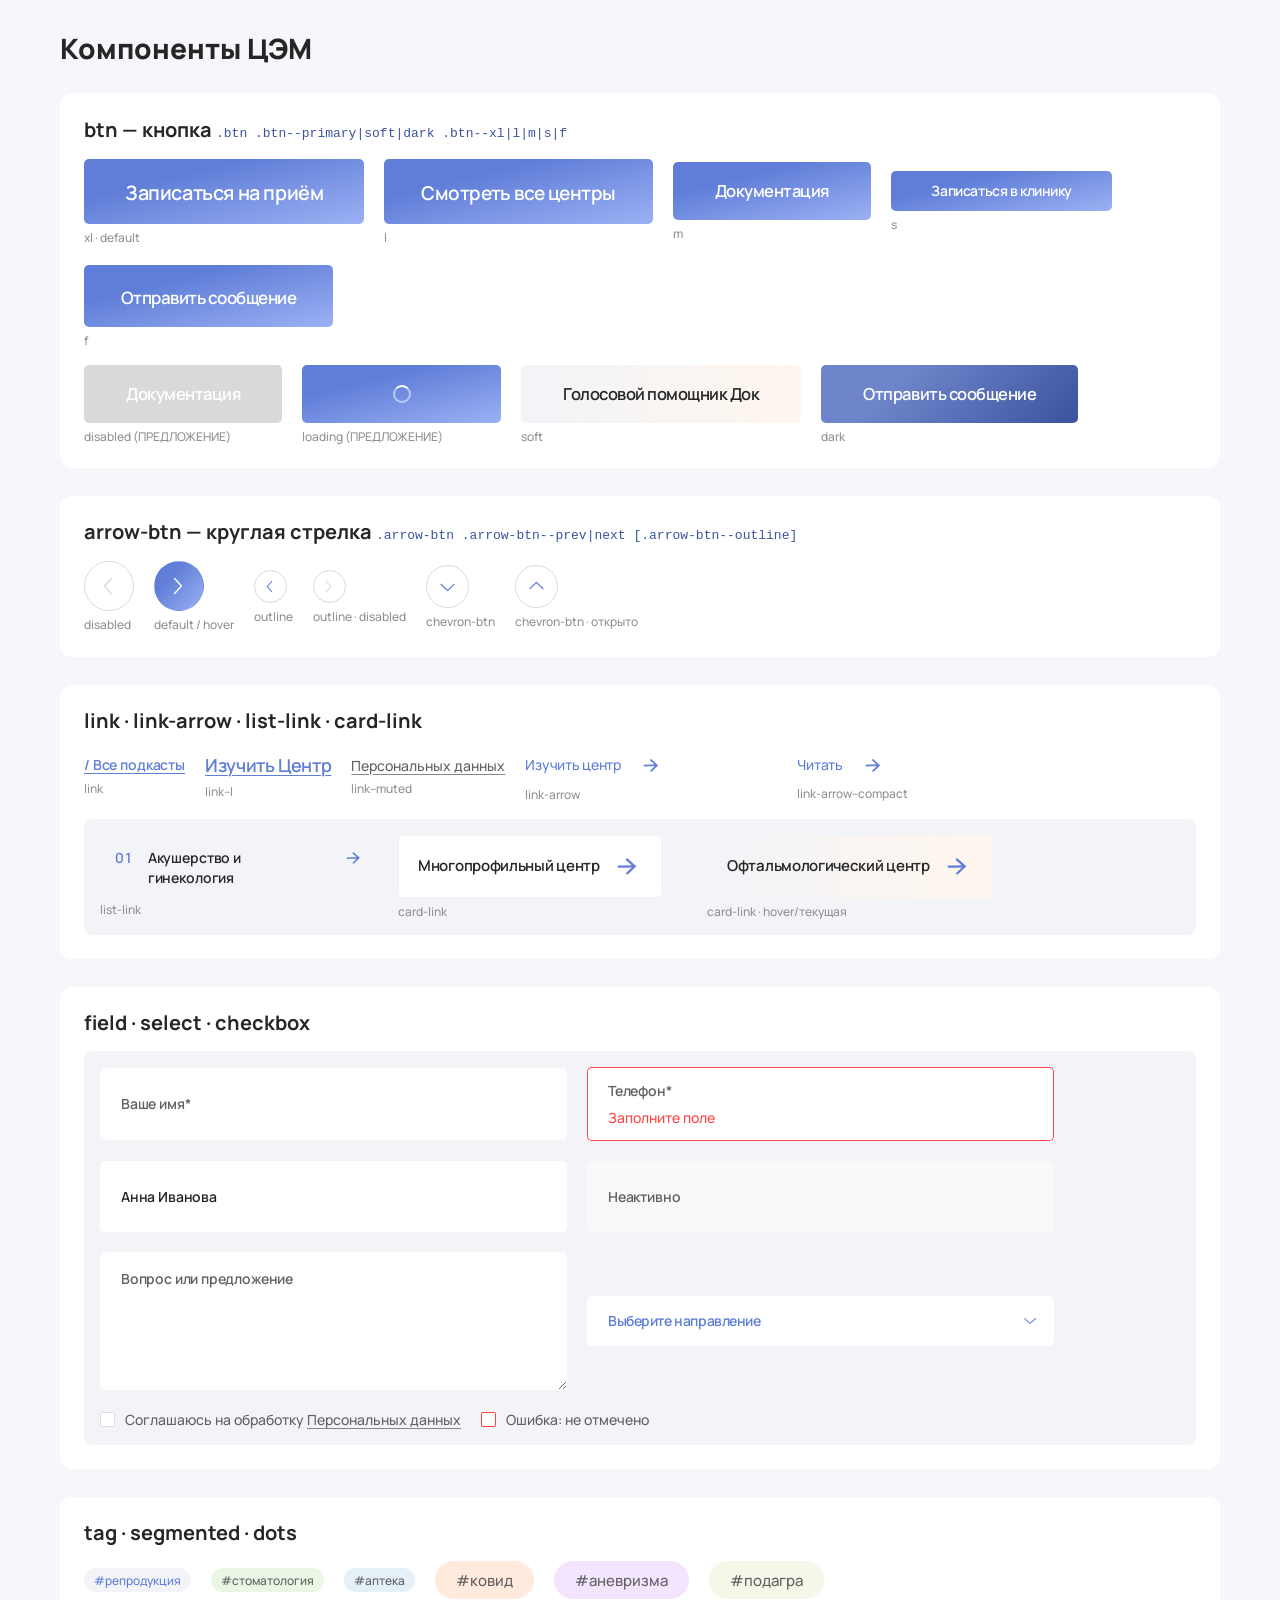
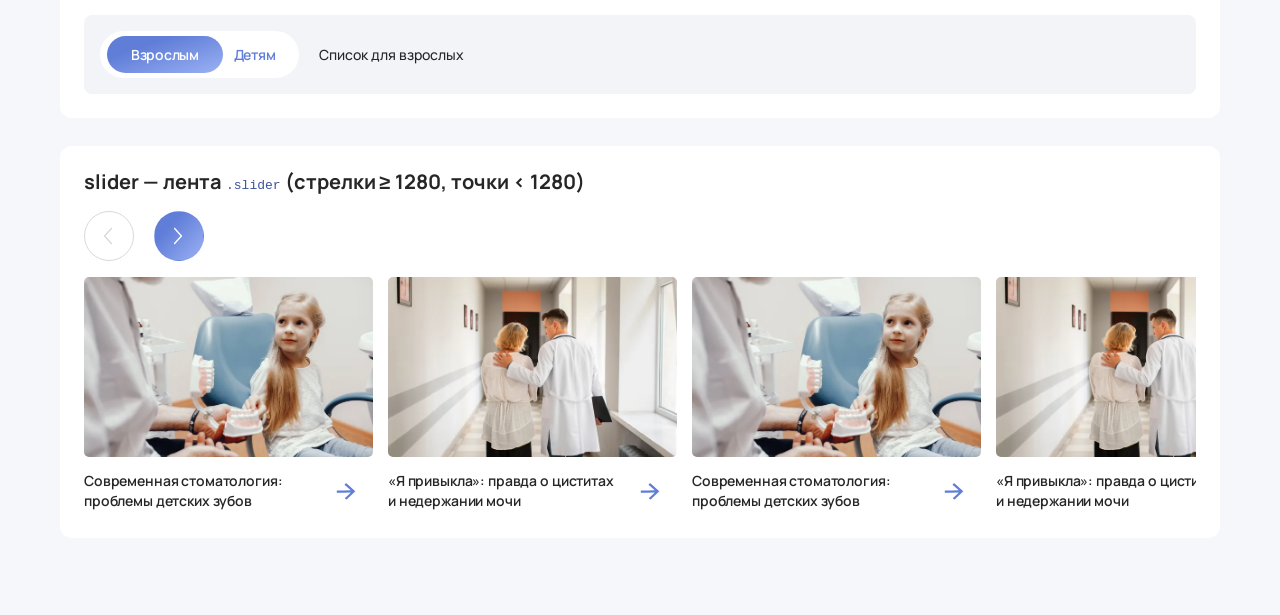
<file: site/components.html>
<!doctype html>
<html lang="ru">
<head>
  <meta charset="utf-8">
  <meta name="viewport" content="width=device-width, initial-scale=1">
  <title>Компоненты ЦЭМ — витрина</title>
  <link rel="icon" href="data:,">
  <link rel="stylesheet" href="styles.css">
  <style>
    /* Витрина компонентов: только для просмотра, на сайт не попадает. Состояния показаны «как есть»:
       наведение — наведите курсор; фокус — Tab; ошибки/открытые состояния включены атрибутами. */
    body { background: #f6f7fb; }
    .sb { max-width: 1200px; margin: 0 auto; padding: 32px 20px 80px; display: grid; gap: 28px; }
    .sb h1 { font: 800 28px/1.2 Manrope, sans-serif; }
    .sb section { background: #fff; border-radius: 12px; padding: 24px; display: grid; gap: 16px; }
    .sb h2 { font: 700 20px/1.2 Manrope, sans-serif; }
    .sb code { font: 13px/1.4 ui-monospace, Menlo, monospace; color: #3c549e; }
    .sb .row { display: flex; flex-wrap: wrap; gap: 20px; align-items: center; }
    .sb .cap { font: 500 12px/1.3 Manrope, sans-serif; color: #919191; display: block; margin-top: 6px; }
    .sb .cell { display: flex; flex-direction: column; align-items: flex-start; }
    .sb .narrow { width: 467px; max-width: 100%; }
    .sb .grey { background: #f2f4f8; padding: 16px; border-radius: 8px; }
    .sb > *, .sb section > *, .sb .cell { min-width: 0; max-width: 100%; }
    .sb h2 code { overflow-wrap: anywhere; }
    .sb section { overflow-x: auto; }
  </style>
</head>
<body>
<div class="sb">
  <h1>Компоненты ЦЭМ</h1>

  <section id="btn"><h2>btn — кнопка <code>.btn .btn--primary|soft|dark .btn--xl|l|m|s|f</code></h2>
    <div class="row">
      <span class="cell"><a class="btn btn--primary btn--xl" href="#btn">Записаться на приём</a><span class="cap">xl · default</span></span>
      <span class="cell"><a class="btn btn--primary btn--l" href="#btn">Смотреть все центры</a><span class="cap">l</span></span>
      <span class="cell"><button class="btn btn--primary btn--m" type="button">Документация</button><span class="cap">m</span></span>
      <span class="cell"><button class="btn btn--primary btn--s" type="button">Записаться в клинику</button><span class="cap">s</span></span>
      <span class="cell"><button class="btn btn--primary btn--f" type="button">Отправить сообщение</button><span class="cap">f</span></span>
    </div>
    <div class="row">
      <span class="cell"><button class="btn btn--primary btn--m" type="button" disabled>Документация</button><span class="cap">disabled (ПРЕДЛОЖЕНИЕ)</span></span>
      <span class="cell"><button class="btn btn--primary btn--m" type="button" aria-busy="true">Документация</button><span class="cap">loading (ПРЕДЛОЖЕНИЕ)</span></span>
      <span class="cell"><button class="btn btn--soft btn--m" type="button">Голосовой помощник Док</button><span class="cap">soft</span></span>
      <span class="cell"><button class="btn btn--dark btn--m" type="button">Отправить сообщение</button><span class="cap">dark</span></span>
    </div>
  </section>

  <section id="arrow-btn"><h2>arrow-btn — круглая стрелка <code>.arrow-btn .arrow-btn--prev|next [.arrow-btn--outline]</code></h2>
    <div class="row">
      <span class="cell"><button class="arrow-btn arrow-btn--prev" type="button" aria-label="Назад" disabled><svg class="icon"><use href="assets/icons/sprite.svg#i-chevron-left"/></svg></button><span class="cap">disabled</span></span>
      <span class="cell"><button class="arrow-btn arrow-btn--next" type="button" aria-label="Вперёд"><svg class="icon"><use href="assets/icons/sprite.svg#i-chevron-right"/></svg></button><span class="cap">default / hover</span></span>
      <span class="cell"><button class="arrow-btn arrow-btn--outline arrow-btn--prev" type="button" aria-label="Назад"><svg class="icon"><use href="assets/icons/sprite.svg#i-chev-sm-left"/></svg></button><span class="cap">outline</span></span>
      <span class="cell"><button class="arrow-btn arrow-btn--outline arrow-btn--next" type="button" aria-label="Вперёд" disabled><svg class="icon"><use href="assets/icons/sprite.svg#i-chev-sm-right"/></svg></button><span class="cap">outline · disabled</span></span>
      <span class="cell"><span class="chevron-btn"><svg class="icon"><use href="assets/icons/sprite.svg#i-faq-chevron"/></svg></span><span class="cap">chevron-btn</span></span>
      <span class="cell"><span class="chevron-btn" aria-expanded="true"><svg class="icon"><use href="assets/icons/sprite.svg#i-faq-chevron"/></svg></span><span class="cap">chevron-btn · открыто</span></span>
    </div>
  </section>

  <section id="links"><h2>link · link-arrow · list-link · card-link</h2>
    <div class="row">
      <span class="cell"><a class="link" href="#links">/ Все подкасты</a><span class="cap">link</span></span>
      <span class="cell"><a class="link link--l" href="#links">Изучить Центр</a><span class="cap">link--l</span></span>
      <span class="cell"><a class="link link--muted" href="#links">Персональных данных</a><span class="cap">link--muted</span></span>
      <span class="cell" style="width:252px"><a class="link-arrow" href="#links"><span>Изучить центр</span><svg class="icon"><use href="assets/icons/sprite.svg#i-arrow-right"/></svg></a><span class="cap">link-arrow</span></span>
      <span class="cell"><a class="link-arrow link-arrow--compact" href="#links"><span>Читать</span><svg class="icon"><use href="assets/icons/sprite.svg#i-arrow-right"/></svg></a><span class="cap">link-arrow--compact</span></span>
    </div>
    <div class="row grey">
      <span class="cell" style="width:278px"><a class="list-link" href="#links"><span class="list-link__num">01</span><span class="list-link__text clamp-2">Акушерство и гинекология</span><svg class="icon list-link__arrow"><use href="assets/icons/sprite.svg#i-arrow-right"/></svg></a><span class="cap">list-link</span></span>
      <span class="cell" style="width:289px"><a class="card-link" href="#links"><span class="card-link__text">Многопрофильный центр</span><svg class="icon"><use href="assets/icons/sprite.svg#i-arrow-right"/></svg></a><span class="cap">card-link</span></span>
      <span class="cell" style="width:289px"><a class="card-link is-active" href="#links"><span class="card-link__text">Офтальмологический центр</span><svg class="icon"><use href="assets/icons/sprite.svg#i-arrow-right"/></svg></a><span class="cap">card-link · hover/текущая</span></span>
    </div>
  </section>

  <section id="form"><h2>field · select · checkbox</h2>
    <form class="row grey" data-js="form" onsubmit="return false">
      <label class="field narrow"><input class="field__input" type="text" placeholder="Ваше имя*" required><span class="field__error"></span></label>
      <label class="field narrow is-invalid"><input class="field__input" type="tel" placeholder="Телефон*" required aria-invalid="true"><span class="field__error">Заполните поле</span></label>
      <label class="field narrow"><input class="field__input" type="text" value="Анна Иванова"><span class="field__error"></span></label>
      <label class="field narrow"><input class="field__input" type="text" placeholder="Неактивно" disabled><span class="field__error"></span></label>
      <label class="field field--area narrow"><textarea class="field__input" placeholder="Вопрос или предложение"></textarea><span class="field__error"></span></label>
      <div class="select narrow" data-js="select" id="sb-select">
        <button class="select__toggle" type="button" aria-haspopup="listbox"><span class="select__value">Выберите направление</span><svg class="icon"><use href="assets/icons/sprite.svg#i-chevron-down"/></svg></button>
        <div class="select__panel" hidden><input class="select__search" type="search" placeholder="Поиск" aria-label="Поиск направления">
          <ul class="select__list" role="listbox"><li role="option">Акушерство и гинекология</li><li role="option">Аллергология</li><li role="option">Гастроэнтерология</li><li role="option">Генетика</li><li role="option">Дерматология</li><li role="option">Кардиология</li></ul></div>
        <input type="hidden" name="direction"></div>
      <label class="checkbox"><input type="checkbox"><span class="checkbox__box"></span><span class="checkbox__text">Соглашаюсь на обработку <a class="link link--muted" href="#form">Персональных данных</a></span></label>
      <label class="checkbox is-invalid"><input type="checkbox"><span class="checkbox__box"></span><span class="checkbox__text">Ошибка: не отмечено</span></label>
    </form>
  </section>

  <section id="ui"><h2>tag · segmented · dots</h2>
    <div class="row">
      <a class="tag" href="#ui">#репродукция</a><span class="tag tag--green">#стоматология</span><span class="tag tag--blue">#аптека</span>
      <a class="tag tag--peach tag--l" href="#ui">#ковид</a><a class="tag tag--lilac tag--l" href="#ui">#аневризма</a><a class="tag tag--olive tag--l" href="#ui">#подагра</a>
    </div>
    <div class="row grey">
      <div class="segmented" role="tablist" data-js="tabs"><button class="segmented__item" role="tab" aria-selected="true" aria-controls="sb-p1">Взрослым</button><button class="segmented__item" role="tab" aria-selected="false" aria-controls="sb-p2">Детям</button></div>
      <span id="sb-p1" role="tabpanel">Список для взрослых</span><span id="sb-p2" role="tabpanel" hidden>Список для детей</span>
    </div>
  </section>

  <section id="slider"><h2>slider — лента <code>.slider</code> (стрелки ≥ 1280, точки &lt; 1280)</h2>
    <div class="row"><button class="arrow-btn arrow-btn--prev" type="button" data-slider-prev="sb-slider" aria-label="Назад"><svg class="icon"><use href="assets/icons/sprite.svg#i-chevron-left"/></svg></button><button class="arrow-btn arrow-btn--next" type="button" data-slider-next="sb-slider" aria-label="Вперёд"><svg class="icon"><use href="assets/icons/sprite.svg#i-chevron-right"/></svg></button></div>
    <div class="slider" id="sb-slider" data-js="slider" aria-label="Пример ленты" style="--slide-w: 289px; --slider-gap: 15px">
      <div class="slider__track">
        <div class="slider__slide"><a class="media-card" href="#slider"><img class="media-card__img" src="assets/img/article-dentistry-640.webp" alt="" width="289" height="180"><span class="media-card__row"><span class="media-card__text clamp-2">Современная стоматология: проблемы детских зубов</span><svg class="icon"><use href="assets/icons/sprite.svg#i-arrow-right"/></svg></span></a></div>
        <div class="slider__slide"><a class="media-card" href="#slider"><img class="media-card__img" src="assets/img/article-cystitis-640.webp" alt="" width="289" height="180"><span class="media-card__row"><span class="media-card__text clamp-2">«Я привыкла»: правда о циститах и недержании мочи</span><svg class="icon"><use href="assets/icons/sprite.svg#i-arrow-right"/></svg></span></a></div>
        <div class="slider__slide"><a class="media-card" href="#slider"><img class="media-card__img" src="assets/img/article-dentistry-640.webp" alt="" width="289" height="180"><span class="media-card__row"><span class="media-card__text clamp-2">Современная стоматология: проблемы детских зубов</span><svg class="icon"><use href="assets/icons/sprite.svg#i-arrow-right"/></svg></span></a></div>
        <div class="slider__slide"><a class="media-card" href="#slider"><img class="media-card__img" src="assets/img/article-cystitis-640.webp" alt="" width="289" height="180"><span class="media-card__row"><span class="media-card__text clamp-2">«Я привыкла»: правда о циститах и недержании мочи</span><svg class="icon"><use href="assets/icons/sprite.svg#i-arrow-right"/></svg></span></a></div>
        <div class="slider__slide"><a class="media-card" href="#slider"><img class="media-card__img" src="assets/img/article-dentistry-640.webp" alt="" width="289" height="180"><span class="media-card__row"><span class="media-card__text clamp-2">Современная стоматология: проблемы детских зубов</span><svg class="icon"><use href="assets/icons/sprite.svg#i-arrow-right"/></svg></span></a></div>
      </div>
      <div class="dots slider__dots" data-slider-dots></div>
    </div>
  </section>
</div>
<script src="main.js" defer></script>
</body>
</html>
</file>
<file: site/styles.css>
/* === tokens.css === */
/* =====================================================================
   ЦЭМ — токены (единственный источник цветов, градиентов, теней, радиусов).
   Источник: кадры Маши 3272:4597 (1440) и 3272:5376 (375), кит на странице
   «Главная страница main», переменные Figma «Variable collection».
   В Figma те же значения лежат в коллекции «cem/tokens» на странице
   «Библиотека блоков» — имя переменной = имя токена без «--».
   Правило: в блоках и компонентах НЕТ сырых цветов/теней — только var(--…).
   fl(a, b) — значение a на 375 и b на 1440, между ними плавно (см. tools/build.mjs).
   ===================================================================== */
:root {
  /* ---------- Цвета: текст ---------- */
  --c-text: #262626;          /* Figma: Black */
  --c-text-2: #616161;        /* Figma: Darck Grey — подписи, описания */
  --c-text-muted: #919191;    /* Figma: Text muted — вторичный текст карточек */
  --c-text-hover: #4a4a4a;    /* Figma: Text hover — текст поля при наведении */
  --c-text-inverse: #ffffff;

  /* ---------- Цвета: бренд ---------- */
  --c-brand: #607ed8;         /* Figma: Light blue — ссылки, номера, иконки */
  --c-brand-dark: #3c549e;    /* Figma: Darck blue — ссылки при наведении, открытый пункт меню */

  /* ---------- Цвета: фоны ---------- */
  --c-bg: #ffffff;
  --c-bg-soft: #f2f4f8;       /* Figma: Light grey — плашки, теги шапки, точки */
  --c-bg-muted: #f9f9f9;      /* Figma: Light Grey — FAQ, подвал, контакты */
  --c-bg-panel: #f6f7fb;      /* Figma: Bg page — панель направлений, инфраструктура */
  --c-bg-panel-2: #f3f5f8;    /* Figma: Bg soft */
  --c-accent-soft: #fbe9e6;   /* Figma: Accent soft — пятно за картой симптомов */

  /* ---------- Цвета: линии и обводки ---------- */
  --c-line: #f2f2f2;          /* Figma: Divider — обводка карточки-ссылки */
  --c-line-2: #f3f3f3;        /* Figma: Line — разделители страницы */
  --c-border: #d9d9d9;        /* Figma: Non activ — обводка полей, кругов, неактивной стрелки */
  --c-border-control: #dddddd;/* Figma: Border control — чекбокс */
  --c-border-light: #d4d9df;  /* Figma: Border light — дисклеймер подвала */

  /* ---------- Цвета: состояния ---------- */
  --c-disabled: #d9d9d9;      /* неактивная стрелка слайдера (кит «Slider left / Non activ») */
  --c-error: #ff4444;         /* Figma: BAG — ошибка поля */
  --c-dot: #d9d9d9;           /* неактивная точка пагинации */
  --c-dot-active: #607ed8;    /* активная точка пагинации */
  --c-bullet: #d2daf2;        /* сердцевина маркера карты симптомов (Bullit) */
  --c-ghost: #e6e7ec;         /* «тающая» часть заявления инфраструктуры */
  --c-overlay: rgba(38, 38, 38, .4);  /* ПРЕДЛОЖЕНИЕ (Q-overlays): затемнение под окнами desktop — в макете окон desktop нет */
  --c-photo-veil: rgba(211, 211, 211, .2); /* Figma: Shadow grey 20 % — вуаль на фото кейса */

  /* ---------- Цвета: теги ---------- */
  --c-tag-peach: #ffeadd;
  --c-tag-lilac: #f3e4ff;
  --c-tag-olive: #f6f7e8;
  --c-tag-green: #ebf7e5;
  --c-tag-blue: #e5f1f7;

  /* ---------- Градиенты (пересчёт gradientTransform Figma → CSS, tools/figma_gradient.py) ---------- */
  --g-brand: linear-gradient(166deg, #607ed8 29.7%, #9ab0f3 98.6%);          /* кнопка: обычное */
  --g-brand-hover: linear-gradient(162deg, #6c87da 12.3%, #3753a8 100%);     /* кнопка: наведение (кит Btn 1 / Hover) */
  --g-brand-pill: linear-gradient(161deg, #607ed8 29.7%, #9ab0f3 98.6%);     /* активный пункт переключателя 116×37 */
  --g-brand-round: linear-gradient(132deg, #607ed8 29.7%, #9ab0f3 98.6%);    /* круглая стрелка: обычное */
  --g-brand-round-hover: linear-gradient(127deg, #6c87da 12.3%, #3753a8 100%);
  --g-dark: linear-gradient(134deg, #6e85cb 29.4%, #3c549e 98.5%);           /* Figma: Blue GR — логотип, тёмная кнопка mobile */
  --g-soft: linear-gradient(90deg, #f2f4f8 0%, #fff6ee 100%);                /* Figma: Back GR / Linear — мягкие плашки (матрица = единичная) */
  --g-soft-diag: linear-gradient(147deg, #f2f4f8 22.7%, #fff6ee 94.5%);      /* карточка «Подробнее про ЦЭМ» */
  --g-pale: linear-gradient(173deg, #809aeb 29.4%, #9ab0f3 84.5%);           /* Figma: 23 — активный пункт инфраструктуры, таб-бар */
  /* плитки направлений и цифры инфраструктуры */
  --g-tile-violet: linear-gradient(171deg, #9aa0ee 10.5%, #d4c2fa 88.5%);    /* Диагностика */
  --g-tile-aqua: linear-gradient(165deg, #99a0ed 14.3%, #8be8eb 80.6%);      /* Анализы */
  --g-tile-orchid: linear-gradient(167deg, #a3a5ef 13.1%, #e8a2f8 87.2%);    /* Операции */
  --g-tile-peach: linear-gradient(136deg, #9aa0ee -46.7%, #feb995 100%);     /* иконка «Направления» */
  --g-stat: linear-gradient(164deg, #9aa0ee -13.8%, #d4c2fa 112.9%);         /* «5 этажей», «12 клиник» */
  --g-stat-xl: linear-gradient(166deg, #b7bcfc -13.8%, #feb995 112.9%);     /* «8160 м²» */
  --g-slide-shade: linear-gradient(206deg, rgba(255,255,255,0) 45.6%, rgba(142,153,166,.85) 76.2%); /* затемнение слайда инфраструктуры */

  /* ---------- Тени ---------- */
  --sh-card: 0 28px 62px rgba(60, 84, 158, .10);     /* Figma: DROP_SHADOW #3c549e 10% 0,28 r61.5 — карточки, маркеры */
  --sh-card-m: 0 14px 32px rgba(60, 84, 158, .10);   /* то же на mobile (×21 в кадре 375) */
  --sh-header: 0 -1px 40px rgba(0, 0, 0, .10);       /* шапка */
  --sh-rail: 1px 0 0 #f4f6f9;                        /* правая граница левой колонки */
  --focus-ring: 0 0 0 2px #ffffff, 0 0 0 4px #607ed8;/* ПРЕДЛОЖЕНИЕ: в ките фокуса нет (вопрос Q-02) */

  /* ---------- Радиусы (после округления) ---------- */
  --r-xs: 2px;     /* чекбокс (1,86 → 2) */
  --r-s: 5px;      /* кнопки, поля, карточки, фото (4,7 / 5 / 5,1 → 5) */
  --r-m: 10px;     /* кнопка голосового помощника desktop, панель направлений */
  --r-l: 19px;     /* плашка «Специалисты» */
  --r-pill: 100px; /* теги, переключатель, круглые кнопки */

  /* ---------- Обводки ---------- */
  --bw: 1px;       /* все обводки 1 px (0,7 / 0,73 → 1, решение 16.10) */

  /* ---------- Движение ---------- */
  --t-fast: 150ms;
  --t: 250ms;
  --ease: cubic-bezier(.2, .7, .3, 1);

  /* ---------- Раскладка ---------- */
  --bp-tablet: 1050;   /* справочно: точки в @media пишутся числом */
  --bp-desktop: 1280;
  --rail: 102px;       /* левая колонка desktop */
  --aside: 339px;      /* правая колонка desktop (1101 → 1440) */
  --header-h: clamp(60px, calc(47.3239px + 3.3803vw), 96px);
  --pad-x: clamp(12px, calc(2.1408px + 2.6291vw), 40px); /* поле от края контента (mobile 12, desktop 40 от rail) */
  --aside-pad-l: 22px; /* 1101 → 1123 */
  --aside-pad-r: 28px; /* 1412 → 1440 */
  --tabbar-h: 74px;    /* нижнее меню mobile */
}


/* === base.css === */
/* =====================================================================
   База: шрифты, сброс, текстовые роли.
   Текстовая роль = класс .t-<роль>. В блоках размеры шрифта руками не пишутся:
   берётся роль. Если ни одна роль не подходит — это вопрос к Маше (не новая цифра).
   Значения: clamp(375px, calc(0px + 100vw), 1440px), округлены до целых px (решение 16.10).
   В Figma каждая роль — текстовый стиль «role/<роль>» на странице «Библиотека блоков».
   ===================================================================== */
@font-face { font-family: "Manrope"; font-style: normal; font-weight: 200 800; font-display: swap;
  src: url("assets/fonts/manrope-cyrillic-wght-normal.woff2") format("woff2");
  unicode-range: U+0301, U+0400-045F, U+0490-0491, U+04B0-04B1, U+2116; }
@font-face { font-family: "Manrope"; font-style: normal; font-weight: 200 800; font-display: swap;
  src: url("assets/fonts/manrope-latin-wght-normal.woff2") format("woff2");
  unicode-range: U+0000-00FF, U+0131, U+0152-0153, U+02BB-02BC, U+02C6, U+02DA, U+02DC, U+0304, U+0308, U+0329, U+2000-206F, U+20AC, U+2122, U+2191, U+2193, U+2212, U+2215, U+FEFF, U+FFFD; }
@font-face { font-family: "Alumni Sans"; font-style: normal; font-weight: 300; font-display: swap;
  src: url("assets/fonts/alumni-sans-cyrillic-300-normal.woff2") format("woff2");
  unicode-range: U+0301, U+0400-045F, U+0490-0491, U+04B0-04B1, U+2116; }
@font-face { font-family: "Alumni Sans"; font-style: normal; font-weight: 300; font-display: swap;
  src: url("assets/fonts/alumni-sans-latin-300-normal.woff2") format("woff2");
  unicode-range: U+0000-00FF, U+2000-206F; }

*, *::before, *::after { box-sizing: border-box; }
html { -webkit-text-size-adjust: 100%; text-size-adjust: 100%; }
body { margin: 0; background: var(--c-bg); color: var(--c-text);
  font: 500 14px/normal "Manrope", system-ui, sans-serif; -webkit-font-smoothing: antialiased; }
h1, h2, h3, h4, p, ul, ol, figure, blockquote, dl, dd { margin: 0; }
ul, ol { padding: 0; list-style: none; }
img, svg, video { display: block; max-width: 100%; }
img { height: auto; }
a { color: inherit; text-decoration: none; }
button, input, select, textarea { font: inherit; color: inherit; }
button { padding: 0; border: 0; background: none; cursor: pointer; }
:focus-visible { outline: none; box-shadow: var(--focus-ring); }
.visually-hidden { position: absolute !important; width: 1px; height: 1px; margin: -1px; padding: 0; overflow: hidden; clip: rect(0 0 0 0); white-space: nowrap; border: 0; }
.icon { width: 1em; height: 1em; flex: none; fill: currentColor; }

/* ---------- Текстовые роли ----------
   «auto» в Figma (межстрочный по шрифту) = 1,366 кегля у Manrope: 12 → 16, 14 → 19, 16 → 22. Пишем числом:
   браузер иначе округляет «normal» (12 px → 17). */
/* Заголовки */
.t-display   { font-weight: 600; font-size: clamp(32px, calc(24.9577px + 1.8779vw), 52px); line-height: clamp(38px, calc(29.9014px + 2.1596vw), 61px); letter-spacing: -0.02em; }   /* H1 первого экрана */
.t-h1        { font-weight: 600; font-size: clamp(32px, calc(28.4789px + 0.939vw), 42px); line-height: clamp(38px, calc(34.4789px + 0.939vw), 48px); letter-spacing: -0.02em; }   /* заголовок секции */
.t-h2        { font-weight: 600; font-size: 20px;       line-height: 24px;       letter-spacing: -0.02em; }   /* заголовок правой колонки, подзаголовок */
.t-h3        { font-weight: 600; font-size: clamp(16px, calc(14.5915px + 0.3756vw), 20px); line-height: 24px;       letter-spacing: -0.02em; }   /* заголовок карточки центра */
.t-title     { font-weight: 600; font-size: clamp(16px, calc(15.2958px + 0.1878vw), 18px); line-height: 26px;       letter-spacing: -0.02em; }   /* вопрос FAQ, заголовок сервиса/кейса */
.t-title-m   { font-weight: 600; font-size: 14px;       line-height: 20px;       letter-spacing: -0.01em; }   /* заголовок карточки кейса: 375 — 14/20 −1 %, ≥ 1280 — 18/23 −2 % (Q-cases-3) */
@media (min-width: 1280px) { .t-title-m { font-size: 18px; line-height: 23px; letter-spacing: -0.02em; } }
.t-tile      { font-weight: 600; font-size: clamp(18px, calc(19.3521px + -0.0939vw), 19px); line-height: clamp(23px, calc(22.6479px + 0.0939vw), 24px); letter-spacing: -0.02em; } /* подпись плитки направлений */
.t-title-xl  { font-weight: 600; font-size: 18px;       line-height: 27px;       letter-spacing: -0.02em; }   /* заголовок карточки «Подробнее про ЦЭМ» */
.t-title-l   { font-weight: 600; font-size: 18px;       line-height: 24px;       letter-spacing: -0.02em; }   /* «Направления» в вкладке */
/* Текст */
.t-lead      { font-weight: 500; font-size: clamp(14px, calc(13.2958px + 0.1878vw), 16px); line-height: clamp(19px, calc(15.4789px + 0.939vw), 29px); letter-spacing: clamp(-0.32px, calc(0.1127px + -0.03vw), 0px); } /* лид первого экрана */
.t-lead-l    { font-weight: 500; font-size: clamp(16px, calc(13.8873px + 0.5634vw), 22px); line-height: clamp(20px, calc(16.1268px + 1.0329vw), 31px); letter-spacing: -0.01em; }   /* подзаголовок формы записи */
.t-body      { font-weight: 500; font-size: 14px;       line-height: 19px; }                                   /* Figma «text» (auto = 19 у Manrope 14) */
.t-body-s    { font-weight: 500; font-size: clamp(12px, calc(11.2958px + 0.1878vw), 14px); line-height: clamp(16px, calc(14.9437px + 0.2817vw), 19px); }                             /* описание карточки (auto: 12 → 16, 14 → 19) */
.t-caption   { font-weight: 500; font-size: 12px;       line-height: 16px; }                                   /* теги, подписи (auto = 16) */
.t-label     { font-weight: 600; font-size: 14px;       line-height: 20px;       letter-spacing: -0.01em; }   /* Figma «Btn 1» — пункты списков, ссылки */
.t-label-l   { font-weight: 600; font-size: 18px;       line-height: 20px;       letter-spacing: -0.01em; }   /* пункты инфраструктуры */
.t-nav       { font-weight: 500; font-size: 14px;       line-height: 19px; }                                   /* меню шапки, левой колонки (auto = 19) */
.t-input     { font-weight: 600; font-size: 14px;       line-height: clamp(20px, calc(24.0563px + -0.2817vw), 23px); letter-spacing: clamp(-0.42px, calc(-0.5186px + 0.0263vw), -0.14px); } /* подпись поля */
.t-letter    { font-weight: 600; font-size: 19px;       line-height: 25px;       letter-spacing: -0.02em; }   /* буквы алфавита */
.t-contact   { font-weight: 600; font-size: clamp(16px, calc(14.5915px + 0.3756vw), 20px); line-height: clamp(23px, calc(22.6479px + 0.0939vw), 24px); letter-spacing: -0.02em; }   /* значение в контактах */
.t-phone     { font-weight: 600; font-size: clamp(12px, calc(10.5915px + 0.3756vw), 16px); line-height: 1.05; }                                   /* телефон в шапке */
/* Мелкие подписи и окна */
.t-micro     { font-weight: 600; font-size: clamp(9px, calc(8.6479px + 0.0939vw), 10px); line-height: clamp(12px, calc(22.8169px + -0.7512vw), 20px); letter-spacing: -0.02em; } /* подписи нижнего меню, «Заказать звонок» на 375 */
.t-copy      { font-weight: 500; font-size: 13px;       line-height: 14px; }                                   /* копирайт подвала, «Наверх» */
.t-sheet-title { font-weight: 600; font-size: 24px;     line-height: 38px;       letter-spacing: -0.02em; }   /* заголовок раздела в мобильном меню */
/* Кнопки */
.t-btn-xl    { font-weight: 600; font-size: clamp(19px, calc(18.6479px + 0.0939vw), 20px); line-height: clamp(23px, calc(22.6479px + 0.0939vw), 24px); letter-spacing: -0.02em; }   /* «Записаться на приём» в первом экране */
.t-btn-l     { font-weight: 600; font-size: 19px;       line-height: 34px;       letter-spacing: -0.03em; }   /* «Смотреть все центры» */
.t-btn-m     { font-weight: 600; font-size: clamp(14px, calc(12.9437px + 0.2817vw), 17px); line-height: clamp(30px, calc(32.7042px + -0.1878vw), 32px); letter-spacing: -0.03em; }   /* «Документация», «Отправить сообщение» */
.t-btn-f     { font-weight: 600; font-size: 17px;       line-height: 32px;       letter-spacing: -0.03em; }   /* кнопка отправки формы */
.t-btn-s     { font-weight: 600; font-size: 14px;       line-height: 30px;       letter-spacing: -0.03em; }   /* «Записаться в клинику» */
/* Акцентные (инфраструктура) */
.t-overline  { font-weight: 800; font-size: clamp(18px, calc(20.7042px + -0.1878vw), 20px); line-height: clamp(28px, calc(20.9577px + 1.8779vw), 48px); letter-spacing: 0.14em; text-transform: uppercase; }
.t-statement { font-weight: 800; font-size: clamp(32px, calc(25.662px + 1.6901vw), 50px); line-height: clamp(37px, calc(27.493px + 2.5352vw), 64px); letter-spacing: -0.02em; }
.t-stat      { font-weight: 700; font-size: clamp(35px, calc(41.7606px + -0.4695vw), 40px); line-height: clamp(54px, calc(71.5775px + -1.2207vw), 67px); letter-spacing: -0.06em; }
.t-stat-xl   { font-weight: 700; font-size: clamp(60px, calc(54.7183px + 1.4085vw), 75px); line-height: clamp(77px, calc(70.3099px + 1.784vw), 96px); letter-spacing: -0.06em; }
.t-slide-num { font-weight: 800; font-size: clamp(120px, calc(104.507px + 4.1315vw), 164px); line-height: clamp(148px, calc(128.9859px + 5.0704vw), 202px); letter-spacing: -0.02em; }
.t-slide-title { font-weight: 800; font-size: clamp(20px, calc(16.4789px + 0.939vw), 30px); line-height: clamp(44px, calc(38.3662px + 1.5023vw), 60px); letter-spacing: 0.03em; text-transform: uppercase; }
.t-slide-text  { font-weight: 500; font-size: clamp(20px, calc(16.4789px + 0.939vw), 30px); line-height: clamp(26px, calc(22.831px + 0.8451vw), 35px); }
/* Подвал */
.t-disclaimer { font-family: "Alumni Sans", sans-serif; font-weight: 300; font-size: clamp(45px, calc(40.4225px + 1.2207vw), 58px); line-height: 0.9; letter-spacing: -0.02em; text-transform: uppercase; }

/* Ограничение строк: .clamp-1 … .clamp-4 (договорённость 28.10, обрезка многоточием) */
.clamp-1, .clamp-2, .clamp-3, .clamp-4, .clamp-5 { display: -webkit-box; -webkit-box-orient: vertical; overflow: hidden; }
.clamp-1 { -webkit-line-clamp: 1; line-clamp: 1; }
.clamp-2 { -webkit-line-clamp: 2; line-clamp: 2; }
.clamp-3 { -webkit-line-clamp: 3; line-clamp: 3; }
.clamp-4 { -webkit-line-clamp: 4; line-clamp: 4; }
.clamp-5 { -webkit-line-clamp: 5; line-clamp: 5; }

/* Под открытым окном страница не прокручивается */
html:has(dialog[open]) { overflow: hidden; }


/* === layout.css === */
/* =====================================================================
   Каркас страницы.
   Разметка страницы (pages/*.html):
     <header data-block="header">          — шапка
     <div class="page">
       <nav data-block="rail">              — левая колонка (только ≥ 1280)
       <main class="page__main">
         <div class="row row--split">       — полоса «контент | правая колонка»
           <div class="row__main">…блоки…</div>
           <aside class="row__aside">…блоки…</aside>
         </div>
         <div class="row row--wide">…блок…</div>   — полоса на всю ширину справа от rail
     </div>
   < 1280: одна колонка. Обёртки .row/.row__main/.row__aside — display: contents,
   порядок блоков — свойство --om в атрибуте style блока (style="--om: 7").
   ≥ 1280: rail 102 | контент; в .row--split — main | aside 339 с линией слева (линия входит в 339; контент колонки с x 1123, ширина 289).
   Шире 1440: ширина 100 %, rail и aside своей ширины, размеры как на 1440 (решение 28.10).
   ===================================================================== */
.page__main { display: flex; flex-direction: column; min-width: 0; }
.row, .row__main, .row__aside { display: contents; }
.page__main > .row > * > [data-block], .page__main > .row > [data-block] { order: var(--om, 0); }
@media (max-width: 1279.98px) { .only-desktop { display: none !important; } }
@media (min-width: 1050px) { .only-narrow { display: none !important; } }   /* только < 1050 */

@media (min-width: 1280px) {
  .only-mobile { display: none !important; }
  .page { display: grid; grid-template-columns: var(--rail) minmax(0, 1fr); }
  .page__main { display: block; }
  .row { display: block; }
  .row--split { display: grid; grid-template-columns: minmax(0, 1fr) var(--aside); }
  .row__main { display: block; min-width: 0; }
  .row__aside { display: block; min-width: 0; padding: 0 var(--aside-pad-r) 0 calc(var(--aside-pad-l) - var(--bw)); border-left: var(--bw) solid var(--c-line-2); }
  .row--rule-top { border-top: var(--bw) solid var(--c-line-2); }
}

/* Отступ контента от края: mobile 12, desktop 40 от rail. Блоки берут его через var(--pad-x). */
.container { padding-inline: var(--pad-x); }

/* Порядок блоков на mobile (< 1280) — как в кадре 375 (3272:5376). Новый блок — добавить строку. */
[data-block="hero"] { --om: 1; }
[data-block="directions"] { --om: 2; }
[data-block="centers-list"] { --om: 3; }
[data-block="infra-intro"] { --om: 4; }
[data-block="infra"] { --om: 5; }
[data-block="features"] { --om: 6; }
[data-block="podcasts"] { --om: 7; }
[data-block="centers"] { --om: 8; }
[data-block="booking"] { --om: 9; }
[data-block="promos"] { --om: 10; }
[data-block="cases"] { --om: 11; }
[data-block="services"] { --om: 12; }
[data-block="faq"] { --om: 13; }
[data-block="assistant"] { --om: 14; }
[data-block="articles"] { --om: 15; }
[data-block="news"] { --om: 16; }
[data-block="contacts"] { --om: 17; }
[data-block="map"] { --om: 18; }
[data-block="footer"] { --om: 19; }


/* === components/button.css === */
/* =====================================================================
   КНОПКА  .btn            Figma: компонент «btn» (кит: «Btn 1» 3272:6179, «btn Medium» ×14 в кадрах)
   ---------------------------------------------------------------------
   Разметка:  <a|button class="btn btn--primary btn--xl">Текст</a|button>
   Вариант (variant):  primary — фирменный градиент (по умолчанию)
                        soft    — мягкий градиент, тёмный текст («Голосовой помощник Док»)
                        dark    — тёмный градиент Blue GR (mobile «Отправить сообщение», см. Q-06)
   Размер (size):      xl 65 · l 65 · m clamp(45px, calc(39.7183px + 1.4085vw), 60px) · s 40 · f 62 (отправка формы)  (см. таблицу ниже)
   Ширина:             по содержимому; .btn--block — на всю ширину родителя;
                       фиксированную ширину из макета задаёт блок (width: …), не компонент.
   Состояния:          default · hover (кит) · focus-visible · active · disabled · loading
   ОБВОДКА: у .btn её нет НИ В ОДНОМ состоянии и варианте (в ките нет stroke ни у Default, ни у Hover).
   ===================================================================== */
.btn {
  position: relative; isolation: isolate;
  display: inline-flex; align-items: center; justify-content: center; gap: 10px;
  border: 0; border-radius: var(--r-s);
  color: var(--c-text-inverse); background: var(--g-brand);
  text-align: center; white-space: nowrap; cursor: pointer; user-select: none;
  transition: transform var(--t-fast) var(--ease), opacity var(--t-fast) var(--ease);
}
/* hover-градиент — отдельным слоем: градиенты нельзя анимировать напрямую */
.btn::before {
  content: ""; position: absolute; inset: 0; z-index: -1; border-radius: inherit;
  background: var(--g-brand-hover); opacity: 0; transition: opacity var(--t) var(--ease);
}
@media (hover: hover) { .btn:hover::before { opacity: 1; } }
.btn:focus-visible { box-shadow: var(--focus-ring); }                 /* ПРЕДЛОЖЕНИЕ, Q-02 */
.btn:active::before { opacity: 1; }                                    /* ПРЕДЛОЖЕНИЕ: нажатие = вид наведения, Q-03 */
.btn:active { transform: translateY(1px); }
.btn:disabled, .btn[aria-disabled="true"] {                             /* ПРЕДЛОЖЕНИЕ, Q-04: в ките нет */
  background: var(--c-disabled); color: var(--c-text-inverse); cursor: not-allowed; transform: none;
}
.btn:disabled::before, .btn[aria-disabled="true"]::before { opacity: 0; }
.btn[aria-busy="true"] { cursor: progress; color: transparent; }         /* ПРЕДЛОЖЕНИЕ: отправка формы, Q-04 */
.btn[aria-busy="true"]::after {
  content: ""; position: absolute; width: 18px; height: 18px; border-radius: 50%;
  border: 2px solid color-mix(in srgb, var(--c-text-inverse) 50%, transparent); border-top-color: var(--c-text-inverse); animation: btn-spin .8s linear infinite;
}
@keyframes btn-spin { to { transform: rotate(360deg); } }

/* --- Варианты --- */
.btn--soft { color: var(--c-text); background: var(--g-soft); }
.btn--soft::before { background: var(--g-soft); }                    /* hover не нарисован — не меняется, Q-05 */
.btn--dark { background: var(--g-dark); }

/* --- Размеры (значения из макета; текст — роль) ---
   xl  276×65  отступы 15/41/12/41  .t-btn-xl  — «Записаться на приём» (первый экран, кит Btn 1)
   l   310×65  отступы 14/37/11/37  .t-btn-l   — «Смотреть все центры»
   m   229×60 (mobile 159×45) отступы 14/44     .t-btn-m   — «Документация», «Отправить сообщение»
   s   185×40  отступы 14/44         .t-btn-s   — «Записаться в клинику», «Участвовать»
   f   ×62 (форма; в форме записи desktop — 75, задаёт блок) отступы 14/37/11/37, текст 17/32 −3 % — кнопки отправки форм */
.btn--xl { min-height: 65px; padding: 15px 41px 12px; font-weight: 600; font-size: clamp(19px, calc(18.6479px + 0.0939vw), 20px); line-height: clamp(23px, calc(22.6479px + 0.0939vw), 24px); letter-spacing: -0.02em; }
.btn--l  { min-height: 65px; padding: 14px 37px 11px; font-weight: 600; font-size: 19px; line-height: 34px; letter-spacing: -0.03em; }
.btn--m  { min-height: clamp(45px, calc(39.7183px + 1.4085vw), 60px); padding: 0 clamp(32px, calc(27.7746px + 1.1268vw), 44px); font-weight: 600; font-size: clamp(14px, calc(12.9437px + 0.2817vw), 17px); line-height: clamp(30px, calc(32.7042px + -0.1878vw), 32px); letter-spacing: -0.03em; }
.btn--s  { min-height: 40px; padding: 0 clamp(20px, calc(11.5493px + 2.2535vw), 44px); font-weight: 600; font-size: 14px; line-height: 30px; letter-spacing: -0.03em; }
.btn--f  { min-height: 62px; padding: 14px 37px 11px; font-weight: 600; font-size: 17px; line-height: 32px; letter-spacing: -0.03em; }
.btn--block { display: flex; width: 100%; }

/* =====================================================================
   КРУГЛАЯ СТРЕЛКА  .arrow-btn      Figma: «arrow-btn» (кит «Slider left» 3272:6218)
   ---------------------------------------------------------------------
   Разметка:  <button class="arrow-btn arrow-btn--next" aria-label="Следующий слайд">
                <svg class="icon"><use href="assets/icons/sprite.svg#i-chevron-right"/></svg></button>
              (для --outline — иконки i-chev-sm-left / i-chev-sm-right)
   Направление:  --prev (шеврон влево) · --next (шеврон вправо)
   Вариант:      filled (по умолчанию, 50 px) — стрелки слайдеров секций
                 outline (--outline, 33 px) — мини-слайдер «Интересный факт»
   Состояния и ОБВОДКА (закреплено по киту):
     filled  default  — градиент --g-brand-round, обводки НЕТ, шеврон белый
     filled  hover    — градиент --g-brand-round-hover, обводки НЕТ, шеврон белый
     filled  disabled — фона НЕТ, обводка 1 px --c-disabled, шеврон --c-disabled  (кит «Non activ»)
     outline default  — фон белый, обводка 1 px --c-border, шеврон --c-brand
     outline hover    — ПРЕДЛОЖЕНИЕ: обводка --c-brand (в макете не нарисовано, Q-07)
     outline disabled — шеврон и обводка --c-disabled
   Неактивна кнопка, когда листать в эту сторону некуда (слайдер ставит disabled сам).
   ===================================================================== */
.arrow-btn {
  position: relative; isolation: isolate; flex: none;
  display: inline-grid; place-items: center;
  width: 50px; height: 50px; border-radius: 50%;
  border: var(--bw) solid transparent; color: var(--c-text-inverse);
  background: var(--g-brand-round); cursor: pointer;
  transition: color var(--t-fast), border-color var(--t-fast), background-color var(--t-fast);
}
.arrow-btn::before { content: ""; position: absolute; inset: -1px; z-index: -1; border-radius: 50%; background: var(--g-brand-round-hover); opacity: 0; transition: opacity var(--t) var(--ease); }
@media (hover: hover) { .arrow-btn:not(:disabled):hover::before { opacity: 1; } }
.arrow-btn .icon { position: absolute; inset: -1px; width: calc(100% + 2px); height: calc(100% + 2px); } /* иконки спрайта нарисованы в рамке кнопки: i-chevron-* 50×50, i-chev-sm-* 33×33 */
.arrow-btn:disabled, .arrow-btn[aria-disabled="true"] {
  background: transparent; border-color: var(--c-disabled); color: var(--c-disabled); cursor: default;
}
.arrow-btn:disabled::before { opacity: 0; }
.arrow-btn--outline { width: 33px; height: 33px; background: var(--c-bg); border-color: var(--c-border); color: var(--c-brand); }
.arrow-btn--outline::before { display: none; }
@media (hover: hover) { .arrow-btn--outline:not(:disabled):hover { border-color: var(--c-brand); } }
.arrow-btn--outline:disabled { background: var(--c-bg); border-color: var(--c-disabled); color: var(--c-disabled); }

/* =====================================================================
   КРУГЛАЯ КНОПКА-ШЕВРОН  .chevron-btn   Figma: «chevron-btn» (в кадрах «arrow down (FUCK)», 43×43)
   Используется в FAQ. Обводка 1 px --c-border во всех состояниях; шеврон --c-brand.
   Раскрыто (aria-expanded="true") — шеврон повёрнут на 180° (ПРЕДЛОЖЕНИЕ, Q-12: в макете не нарисовано).
   ===================================================================== */
.chevron-btn { flex: none; display: inline-grid; place-items: center; width: 43px; height: 43px; border-radius: 50%;
  border: var(--bw) solid var(--c-border); color: var(--c-brand); background: transparent; transition: transform var(--t) var(--ease); }
.chevron-btn .icon { width: 43px; height: 43px; margin: -1px; } /* i-faq-chevron, рамка 43×43 */
[aria-expanded="true"] > .chevron-btn, .chevron-btn[aria-expanded="true"] { transform: rotate(180deg); }


/* === components/link.css === */
/* =====================================================================
   ССЫЛКА  .link            Figma: «link» (кит «Link» 3272:6184)
   ---------------------------------------------------------------------
   Разметка: <a class="link" href="…">/ Все подкасты</a>
   Текст: SemiBold 14/20, −1 %, подчёркнута ВСЕГДА (в ките подчёркнуты и Default, и Hover).
   Префикс «/ » — часть текста ссылки (так в макете), пишется контентом.
   Размер: --l → SemiBold 18/26 −2 % («Изучить Центр» в карточке «Подробнее про ЦЭМ»)
   Состояния: default --c-brand · hover --c-brand-dark (кит) · focus-visible (кольцо, Q-02)
   Подчёркивание: offset 3 px, толщина 1 px (решение по ссылке ПД, v4).
   ===================================================================== */
.link {
  display: inline; color: var(--c-brand);
  font-weight: 600; font-size: 14px; line-height: 20px; letter-spacing: -0.01em;
  text-decoration: underline; text-decoration-thickness: 1px; text-underline-offset: 3px;
  transition: color var(--t-fast) var(--ease);
}
@media (hover: hover) { .link:hover { color: var(--c-brand-dark); } }
.link--l { font-size: 18px; line-height: 26px; letter-spacing: -0.02em; }
/* Ссылка ПД в согласии: серая, подчёркивание полупрозрачное (решение v4) */
.link--muted { color: var(--c-text-2); font-weight: 500; line-height: normal; letter-spacing: 0; text-decoration-color: color-mix(in srgb, var(--c-text-2) 75%, transparent); white-space: nowrap; }
@media (hover: hover) { .link--muted:hover { color: var(--c-text); } }

/* =====================================================================
   ССЫЛКА СО СТРЕЛКОЙ  .link-arrow     Figma: «link-arrow» (кит 3272:6211 «Изучить центр»)
   ---------------------------------------------------------------------
   <a class="link-arrow" href="…"><span>Изучить центр</span><svg class="icon"><use href="…#i-arrow-right"/></svg></a>
   Декоративно (ссылка — заголовок карточки, вся карточка кликабельна): тот же вид на <span class="link-arrow" aria-hidden="true">…</span>
   Текст Medium 14/32 −2 %, стрелка 29×29 у правого края (текст слева, стрелка справа, между — свободно).
   Без подчёркивания. default --c-brand · hover --c-brand-dark (и текст, и стрелка — кит Variant2).
   Варианты: --compact — стрелка сразу за текстом на 15 px («Читать →» в кейсах, Medium 14/28).
   ===================================================================== */
.link-arrow { display: flex; align-items: center; justify-content: space-between; gap: 15px;
  color: var(--c-brand); font-weight: 500; font-size: 14px; line-height: 32px; letter-spacing: -0.02em;
  transition: color var(--t-fast) var(--ease); }
.link-arrow .icon { width: 29px; height: 29px; }
@media (hover: hover) { .link-arrow:hover { color: var(--c-brand-dark); } }
.link-arrow--compact { display: inline-flex; justify-content: flex-start; line-height: 28px; }

/* =====================================================================
   ПУНКТ СПИСКА НАПРАВЛЕНИЙ  .list-link   Figma: «list-link» (кит 3272:6189)
   ---------------------------------------------------------------------
   <a class="list-link" href="…"><span class="list-link__num">01</span>
      <span class="list-link__text clamp-2">Акушерство и гинекология</span>
      <svg class="icon list-link__arrow"><use href="…#i-arrow-right"/></svg></a>
   Высота 42 (одна строка), поля 15 слева/справа, номер → текст 15, стрелка 21×26 у правого края.
   Текст SemiBold 14/20 −1 %, номер --c-brand, текст --c-text, стрелка --c-brand.
   hover (кит): фон --g-brand, радиус 5, номер/текст/стрелка белые.
   Текст: максимум 2 строки, стрелка остаётся у первой строки (решение 28.10).
   ===================================================================== */
.list-link { display: flex; align-items: flex-start; gap: 15px; min-height: 42px; padding: 8px 15px;
  border-radius: var(--r-s); color: var(--c-text); font-weight: 600; font-size: 14px; line-height: 20px; letter-spacing: -0.01em;
  transition: background-color var(--t-fast), color var(--t-fast); }
.list-link__num { flex: none; min-width: 15px; padding-top: 3px; color: var(--c-brand); font-variant-numeric: tabular-nums; }
.list-link__text { flex: 1 1 auto; min-width: 0; padding-top: 3px; }
.list-link__arrow { flex: none; width: 26px; height: 26px; margin: 0 -2.5px 0 -5px;  /* −5: от текста до стрелки 10, как в макете (текст до 348, стрелка с 365) */ color: var(--c-brand); }  /* i-arrow-right нарисована в рамке 37: в рамке 26 стрелка = 12,9 px, как в макете */
@media (hover: hover) {
  .list-link:hover { background: var(--g-brand); color: var(--c-text-inverse); }
  .list-link:hover .list-link__num, .list-link:hover .list-link__arrow { color: var(--c-text-inverse); }
}

/* =====================================================================
   КАРТОЧКА-ССЫЛКА  .card-link    Figma: «card-link» (кит 3272:6202 «Многопрофильный центр»)
   ---------------------------------------------------------------------
   <a class="card-link" href="…"><span class="card-link__text clamp-2">…</span><svg class="icon">…#i-arrow-right</svg></a>
   Высота 63, поля 10/20, текст SemiBold 15/32 −2 %, стрелка 30×37.
   ОБВОДКА: default — 1 px --c-line (#f2f2f2) внутрь; hover — обводки НЕТ, фон --g-soft (кит «Hovr»).
   Текст: максимум 2 строки (решение 28.10; межстрочный 20 при 2 строках — помещается в 63).
   ===================================================================== */
.card-link { display: flex; align-items: center; justify-content: space-between; gap: 12px;
  min-height: 63px; padding: 10px 20px; border-radius: var(--r-s);
  box-shadow: inset 0 0 0 var(--bw) var(--c-line); background: var(--c-bg);
  color: var(--c-text); font-weight: 600; font-size: 15px; line-height: 32px; letter-spacing: -0.02em;
  transition: box-shadow var(--t-fast), background-color var(--t-fast); }
.card-link__text { min-width: 0; }
.card-link__text.clamp-2 { line-height: 20px; }
.card-link .icon { flex: none; width: 37px; height: 37px; margin: 0 -3.5px; color: var(--c-brand); }  /* рамка стрелки в макете 30×37, иконка спрайта — 37×37 */
.card-link.is-active, .card-link[aria-current="page"] { box-shadow: none; background: var(--g-soft); }
@media (hover: hover) { .card-link:hover { box-shadow: none; background: var(--g-soft); } }


/* === components/form.css === */
/* =====================================================================
   ПОЛЕ ВВОДА  .field       Figma: «field» (кит «Component 1» 3272:6286)
   ---------------------------------------------------------------------
   <label class="field">
     <input class="field__input" name="name" placeholder="Ваше имя*" required autocomplete="name">
     <span class="field__error" id="…">Заполните поле</span>
   </label>
   Подпись поля = placeholder (так в макете: текст внутри поля, отдельной подписи над полем нет).
   Высота clamp(50px, calc(41.1972px + 2.3474vw), 75px), фон белый, радиус 5, отступ текста слева 21. Текст .t-input (SemiBold 14/20 −1 %;
   mobile 14/23 −3 %). Placeholder --c-text-2, введённое значение --c-text.
   Тип: text · tel · email · textarea (.field--area, высота clamp(100px, calc(84.1549px + 4.2254vw), 145px)).
   Состояния и ОБВОДКА (закреплено по киту):
     default — обводки НЕТ
     hover   — 1 px --c-border, текст placeholder --c-text-hover (кит HOVER)
     focus   — ПРЕДЛОЖЕНИЕ: 1 px --c-brand (в ките нет, Q-08)
     error   — 1 px --c-error; текст ошибки Medium 14 --c-error под строкой ввода (кит ERROR):
               строка ввода поднимается на 13 от верха, ошибка — на 43 (desktop)
     filled  — значение --c-text на месте placeholder (в ките нет отдельного вида, Q-08)
     disabled — ПРЕДЛОЖЕНИЕ: фон --c-bg-muted, текст --c-text-muted (Q-08)
   Ошибка показывается после ухода из поля или после попытки отправки (interactive.js, data-js="form").
   Форма целиком: <form data-js="form" …> → первым потомком ловушка для ботов
   <input type="text" name="cem_hp" tabindex="-1" autocomplete="off" inert hidden aria-hidden="true">
   → поля .field / .select → .checkbox (согласие, required) → кнопка type=submit .btn.
   ===================================================================== */
.field { position: relative; display: block; min-width: 0; }
.field__input {
  display: block; width: 100%; height: clamp(50px, calc(41.1972px + 2.3474vw), 75px); padding: 0 16px 0 21px;
  border: 0; border-radius: var(--r-s); background: var(--c-bg); color: var(--c-text);
  box-shadow: inset 0 0 0 var(--bw) transparent; outline: none;
  font-weight: 600; font-size: 14px; line-height: clamp(20px, calc(24.0563px + -0.2817vw), 23px); letter-spacing: clamp(-0.42px, calc(-0.5186px + 0.0263vw), -0.14px);
  transition: box-shadow var(--t-fast) var(--ease);
  -webkit-appearance: none; appearance: none;
}
.field__input::placeholder { color: var(--c-text-2); opacity: 1; transition: color var(--t-fast); }
@media (hover: hover) {
  .field__input:hover { box-shadow: inset 0 0 0 var(--bw) var(--c-border); }
  .field__input:hover::placeholder { color: var(--c-text-hover); }
}
.field__input:focus, .field__input:focus-visible { box-shadow: inset 0 0 0 var(--bw) var(--c-brand); }
.field__input:disabled { background: var(--c-bg-muted); color: var(--c-text-muted); cursor: not-allowed; }
textarea.field__input, .field--area .field__input { height: clamp(100px, calc(84.1549px + 4.2254vw), 145px); padding-top: clamp(13px, calc(11.2394px + 0.4695vw), 18px); resize: vertical; }
.field__error { display: none; position: absolute; left: 21px; right: 16px; top: clamp(28px, calc(22.7183px + 1.4085vw), 43px);
  color: var(--c-error); font-weight: 500; font-size: 14px; line-height: normal; pointer-events: none; }
.field.is-invalid .field__input { height: clamp(64px, calc(60.1268px + 1.0329vw), 75px); box-shadow: inset 0 0 0 var(--bw) var(--c-error); padding-bottom: clamp(24px, calc(22.5915px + 0.3756vw), 28px); }
/* 1440: строка ввода на 13, ошибка на 43 (кит ERROR 3272:6291). Mobile ошибки в ките нет — ПРЕДЛОЖЕНИЕ (Q-08): поле растёт до 64, ошибка на 28. */
.field.is-invalid .field__error { display: block; }
.field--area.is-invalid .field__error { top: auto; bottom: 10px; }

/* =====================================================================
   ВЫПАДАЮЩИЙ СПИСОК С ПОИСКОМ  .select    Figma: «select» (кит «Input dropdown» 3272:6294)
   ---------------------------------------------------------------------
   <div class="select" data-js="select">
     <button class="select__toggle" type="button" aria-haspopup="listbox" aria-expanded="false">
       <span class="select__value">Выберите направление</span><svg class="icon">…#i-chevron-down</svg></button>
     <div class="select__panel" hidden>
       <input class="select__search" type="search" placeholder="Поиск" aria-label="Поиск направления">
       <ul class="select__list" role="listbox"><li role="option" data-value="…">Направление 1</li>…</ul>
     </div>
     <input type="hidden" name="direction">
   </div>
   Закрыто: высота 50, белый, радиус 5, текст SemiBold 14/23 −3 % --c-brand, шеврон 20 --c-brand.
   Открыто (кит Variant2): панель продолжает поле вниз (общий белый фон), шеврон вверх,
     поиск 36 высотой с обводкой 1 px --c-border, пункты SemiBold 14/23 −3 % --c-text, шаг 33.
   Пункт под курсором/клавиатурой — ПРЕДЛОЖЕНИЕ: фон --c-bg-soft, радиус 5 (в ките нет, Q-09).
   Выбрано — ПРЕДЛОЖЕНИЕ: значение --c-text вместо подсказки (Q-09).
   Поведение: клик/Enter/Space/↓ — открыть; ввод в поиск фильтрует; ↑/↓ — по пунктам; Enter — выбрать;
   Esc и клик снаружи — закрыть без выбора. Пусто после фильтра — «Ничего не найдено» (ПРЕДЛОЖЕНИЕ).
   ===================================================================== */
.select { position: relative; }
.select__toggle { display: flex; align-items: center; justify-content: space-between; gap: 12px; width: 100%;
  min-height: 50px; padding: 0 14px 0 21px; border-radius: var(--r-s); background: var(--c-bg); color: var(--c-brand); text-align: left;
  font-weight: 600; font-size: 14px; line-height: 23px; letter-spacing: -0.03em; }
.select__toggle .icon { width: 20px; height: 20px; transition: transform var(--t) var(--ease); }
.select.is-open .select__toggle { border-radius: var(--r-s) var(--r-s) 0 0; }
.select.is-open .select__toggle .icon { transform: rotate(180deg); }
.select.has-value .select__value { color: var(--c-text); }
.select__panel { position: absolute; z-index: 20; left: 0; right: 0; top: 100%; padding: 0 14px 9px 21px;
  margin-top: -1px; border-radius: 0 0 var(--r-s) var(--r-s); background: var(--c-bg); box-shadow: var(--sh-card); }
.select__search { display: block; width: 100%; height: 36px; padding: 0 10px; margin-bottom: 10px; border: 0; border-radius: var(--r-s);
  box-shadow: inset 0 0 0 var(--bw) var(--c-border); color: var(--c-text); background: var(--c-bg);
  font-weight: 600; font-size: 14px; line-height: 23px; letter-spacing: -0.03em; outline: none; }
.select__search::placeholder { color: var(--c-text-2); }
.select__search:focus { box-shadow: inset 0 0 0 var(--bw) var(--c-brand); }
.select__list { max-height: 165px; overflow-y: auto; margin-inline: -6px -8px; padding-inline: 6px 8px; } /* место под подсветку пункта (v14) */
.select__list [role="option"] { padding: 5px 6px; margin-inline: -6px; border-radius: var(--r-s); cursor: pointer;
  color: var(--c-text); font-weight: 600; font-size: 14px; line-height: 23px; letter-spacing: -0.03em; }
.select__list [role="option"].is-active, .select__list [role="option"]:hover { background: var(--c-bg-soft); }
.select__list [aria-selected="true"] { color: var(--c-brand); }
.select__empty { padding: 5px 0; color: var(--c-text-muted); }

/* =====================================================================
   ЧЕКБОКС  .checkbox       Figma: «checkbox» (кит «Check BOX» 3272:6173)
   ---------------------------------------------------------------------
   <label class="checkbox"><input type="checkbox" name="consent" required>
     <span class="checkbox__box"></span><span class="checkbox__text">Соглашаюсь на обработку
     <a class="link link--muted" href="…">Персональных данных</a></span></label>
   Квадрат 15×15, обводка 1 px --c-border-control ВО ВСЕХ состояниях (кит: и Default, и отмечен),
   радиус 2, фон белый; галочка 9×10, линия 2 px --c-brand.
   По умолчанию НЕ отмечен (152-ФЗ, намеренное отличие от кадра, где отмечен — решение I-01).
   Текст Medium 14/19 --c-text-2, отступ от квадрата 10 (форма записи 3272:5088).
   Ошибка (не отмечен при отправке) — ПРЕДЛОЖЕНИЕ: обводка квадрата --c-error (Q-10).
   ===================================================================== */
.checkbox { position: relative; display: inline-flex; align-items: flex-start; gap: 10px; cursor: pointer;
  color: var(--c-text-2); font-weight: 500; font-size: 14px; line-height: 19px; }
.checkbox input { position: absolute; opacity: 0; width: 15px; height: 15px; margin: 0; }
.checkbox__box { position: relative; flex: none; width: 15px; height: 15px; margin-top: 2px; border-radius: var(--r-xs);
  background: var(--c-bg); box-shadow: inset 0 0 0 var(--bw) var(--c-border-control); }
.checkbox__box::after { content: ""; position: absolute; inset: 0; opacity: 0;
  background: center / 10px 10px no-repeat url("data:image/svg+xml,%3Csvg xmlns='http://www.w3.org/2000/svg' viewBox='0 0 11.33 11.5'%3E%3Cpath d='M1 5L4 10.5L10.33 1' stroke='%23607ed8' stroke-width='2' stroke-linecap='round' stroke-linejoin='round' fill='none'/%3E%3C/svg%3E"); }
.checkbox input:checked + .checkbox__box::after { opacity: 1; }
.checkbox input:focus-visible + .checkbox__box { box-shadow: inset 0 0 0 var(--bw) var(--c-border-control), var(--focus-ring); }
.checkbox.is-invalid .checkbox__box { box-shadow: inset 0 0 0 var(--bw) var(--c-error); }


/* === components/ui.css === */
/* =====================================================================
   ТЕГ  .tag          Figma: «tag»
   ---------------------------------------------------------------------
   <a class="tag tag--soft" href="…">#стоматология</a>
   Форма-«пилюля» (радиус 100), высота 24–25, поля 4/10–21, текст Medium 12 (12,4 → 12).
   Варианты (variant) — фон и цвет текста:
     soft   — --c-bg-soft  / --c-brand   (теги шапки: #репродукция…)
     green  — --c-tag-green / --c-text-2 (тег на фото кейса)
     blue   — --c-tag-blue  / --c-text-2 (тег сервиса #аптека)
     peach · lilac · olive — популярные запросы ассистента (размер --l: Medium 15, высота 38, поля 21)
   Состояния: ссылка-тег — hover ПРЕДЛОЖЕНИЕ: текст --c-brand-dark (Q-11); тег на фото — не интерактивен.
   Текст: одна строка, без переноса; длинный тег обрезается многоточием по ширине родителя.
   ===================================================================== */
.tag { display: inline-flex; align-items: center; max-width: 100%; min-height: 24px; padding: 3px 10px;
  border-radius: var(--r-pill); background: var(--c-bg-soft); color: var(--c-brand);
  font-weight: 500; font-size: 12px; line-height: normal; white-space: nowrap; overflow: hidden; text-overflow: ellipsis;
  transition: color var(--t-fast); }
a.tag:hover { color: var(--c-brand-dark); }
.tag--green { background: var(--c-tag-green); color: var(--c-text-2); }
.tag--blue  { background: var(--c-tag-blue);  color: var(--c-text-2); }
.tag--peach { background: var(--c-tag-peach); color: var(--c-text-2); }
.tag--lilac { background: var(--c-tag-lilac); color: var(--c-text-2); }
.tag--olive { background: var(--c-tag-olive); color: var(--c-text-2); }
.tag--l { min-height: 38px; padding: 8px 21px; font-size: 15px; }

/* =====================================================================
   ПЕРЕКЛЮЧАТЕЛЬ  .segmented     Figma: «segmented» (кадр 1440, «Взрослым / Детям» 3272:4878)
   ---------------------------------------------------------------------
   <div class="segmented" role="tablist" data-js="tabs">
     <button class="segmented__item" role="tab" aria-selected="true" aria-controls="p1">Взрослым</button>
     <button class="segmented__item" role="tab" aria-selected="false" aria-controls="p2">Детям</button></div>
   Белая «пилюля» 47 высотой, поля 5/24/5/7, между пунктами 11. Активный пункт — пилюля 37 с --g-brand,
   текст белый; неактивный — текст --c-brand, без фона. Текст SemiBold 14/26 −2 %.
   hover неактивного — ПРЕДЛОЖЕНИЕ: текст --c-brand-dark (Q-11). Переключение — мгновенно, без анимации.
   Клавиатура: ←/→ между пунктами (components/tabs.js).
   ===================================================================== */
.segmented { display: inline-flex; align-items: center; gap: 11px; height: 47px; padding: 5px 24px 5px 7px;
  border-radius: var(--r-pill); background: var(--c-bg); }
.segmented__item { height: 37px; padding: 0 24px; border-radius: var(--r-pill); color: var(--c-brand);
  font-weight: 600; font-size: 14px; line-height: 26px; letter-spacing: -0.02em; transition: color var(--t-fast); }
.segmented__item:not([aria-selected="true"]) { padding: 0; }
.segmented__item[aria-selected="true"] { background: var(--g-brand-pill); color: var(--c-text-inverse); }
@media (hover: hover) { .segmented__item:not([aria-selected="true"]):hover { color: var(--c-brand-dark); } }

/* =====================================================================
   ТОЧКИ ПАГИНАЦИИ  .dots      Figma: «dots» (кадр 375, Group 33176 и др.)
   ---------------------------------------------------------------------
   <div class="dots" data-slider-dots></div>  — точки создаёт слайдер, по одной на слайд (решение I-03).
   Точка 9×9, шаг 21 (между точками 12), неактивная --c-dot, активная --c-dot-active.
   Точка — кнопка (aria-label «Слайд N из M»), клик листает к слайду. Hover — ПРЕДЛОЖЕНИЕ: --c-brand 50 % (Q-13).
   ===================================================================== */
.dots { display: flex; justify-content: center; gap: 12px; }
.dots button { width: 9px; height: 9px; padding: 0; border-radius: 50%; background: var(--c-dot); transition: background-color var(--t-fast); }
.dots button[aria-current="true"] { background: var(--c-dot-active); }
@media (hover: hover) { .dots button:not([aria-current="true"]):hover { background: color-mix(in srgb, var(--c-brand) 50%, transparent); } }
/* --mini: мини-слайдер «Интересный факт» — точка 6, шаг 15, неактивная --c-bg-soft (кадр 1440, 3272:5300) */
.dots--mini { gap: 9px; }
.dots--mini button { width: 6px; height: 6px; background: var(--c-bg-soft); }

/* =====================================================================
   КАРТОЧКА  .card     Figma: «card» — общая основа карточек (центры, кейсы, сервисы, акции, факт)
   Фон белый, радиус 5, тень --sh-card (mobile --sh-card-m). Без обводки. Поля задаёт блок.
   Интерактивность: если вся карточка — ссылка, hover ПРЕДЛОЖЕНИЕ не меняет вид (Q-11).
   ===================================================================== */
.card { position: relative; border-radius: var(--r-s); background: var(--c-bg); box-shadow: var(--sh-card-m); }
@media (min-width: 1050px) { .card { box-shadow: var(--sh-card); } }
.card--flat { box-shadow: none; }

/* =====================================================================
   МЕДИА-КАРТОЧКА  .media-card    Figma: «media-card» (подкасты, статьи, новости; 3272:4637)
   ---------------------------------------------------------------------
   <a class="media-card" href="…">
     <img class="media-card__img" src="…" alt="" width="289" height="180" loading="lazy">
     <span class="media-card__row"><span class="media-card__text clamp-2">Современная стоматология: …</span>
       <svg class="icon">…#i-arrow-right</svg></span></a>
   Фото высотой 180 на любой ширине карточки (289 на 1440, 304 на 375; object-fit: cover), радиус 5; под фото 14,
   подпись SemiBold 14/20 −1 % --c-text, максимум 2 строки (решение 28.10); стрелка 37×37 --c-brand,
   от правого края 12 (375) / 8 (1440). Высота карточки не меньше 237 (Figma «Media Card»).
   hover — ПРЕДЛОЖЕНИЕ: стрелка и подпись --c-brand-dark (Q-11).
   ===================================================================== */
.media-card { display: flex; flex-direction: column; gap: 14px; min-height: 237px; color: var(--c-text); }
.media-card__img { width: 100%; height: 180px; object-fit: cover; border-radius: var(--r-s); background: var(--c-bg-soft); }
.media-card__row { display: flex; align-items: center; justify-content: space-between; gap: 15px; min-height: 40px; padding-right: clamp(8px, calc(13.4085px + -0.3756vw), 12px); }
.media-card__text { min-width: 0; font-weight: 600; font-size: 14px; line-height: 20px; letter-spacing: -0.01em; transition: color var(--t-fast); }
.media-card .icon { flex: none; width: 37px; height: 37px; color: var(--c-brand); transition: color var(--t-fast); }
@media (hover: hover) { .media-card:hover .media-card__text, .media-card:hover .icon { color: var(--c-brand-dark); } }

/* =====================================================================
   ЗАГОЛОВОК СЕКЦИИ  .section-head    Figma: «section-head»
   ---------------------------------------------------------------------
   <div class="section-head">
     <h2 class="section-head__title t-h1">Центры компетенций</h2>
     <a class="section-head__link link" href="…">/ 20 Центров</a>          (необязательно)
     <div class="section-head__controls">…arrow-btn ×2 / btn…</div>     (необязательно, только ≥ 1280)
   Вариант .section-head--last — заголовок в 2 строки на mobile, ссылка по нижней строке.
   </div>
   Ссылка стоит справа от заголовка, ПРИПОДНЯТА к верхней линии заголовка (как надстрочный индекс), отступ 9–16.
   Размер заголовка: .t-h1 — секция основной колонки; .t-h2 — секция правой колонки/подсекция.
   Mobile: ссылка уезжает к правому краю той же строки (space-between); controls скрыты.
   ===================================================================== */
.section-head { display: flex; align-items: flex-start; gap: clamp(12px, calc(10.5915px + 0.3756vw), 16px); }
.section-head__title { min-width: 0; }
.section-head__link { flex: none; margin-top: 0; }
.section-head__controls { display: none; margin-left: auto; align-items: center; gap: 10px; }
@media (max-width: 1279.98px) { .section-head { justify-content: space-between; align-items: baseline; } }
/* --last: заголовок в 2 строки — ссылка на базовой линии НИЖНЕЙ строки (кадр 375 «Сложные случаи центра») */
@media (max-width: 1279.98px) { .section-head--last { align-items: last baseline; } }
@media (min-width: 1280px) { .section-head__controls { display: flex; } }


/* === components/slider.css === */
/* =====================================================================
   СЛАЙДЕР (лента)  .slider     Figma: «slider»
   Где: центры компетенций, сложные случаи, сервисы, акции, подкасты/статьи/новости (mobile),
        «Чем мы отличаемся» (mobile), «Интересный факт» (мини-слайдер).
   ---------------------------------------------------------------------
   <div class="slider" data-js="slider" aria-roledescription="карусель" aria-label="Центры компетенций">
     <div class="slider__track" tabindex="-1">
       <div class="slider__slide" aria-roledescription="слайд" aria-label="1 из 4">…</div> …
     </div>
     <div class="dots slider__dots" data-slider-dots></div>        — пагинация (mobile)
   </div>
   Стрелки — в .section-head__controls (или где угодно на странице):
     <button class="arrow-btn arrow-btn--prev" data-slider-prev="ID">… <button class="arrow-btn arrow-btn--next" data-slider-next="ID">…
     где ID = id слайдера.
   ПОВЕДЕНИЕ (единое для всех лент):
   · Лента листается по одному слайду: стрелка → следующий слайд встаёт к левому краю ленты.
   · Начальное состояние: первый слайд у левого края; «назад» неактивна (вид disabled), «вперёд» активна.
     В конце: «вперёд» неактивна. Если все слайды видны — обе неактивны. Зацикливания нет.
   · Автопрокрутки нет (в макете не задана — Q-14).
   · Касание/трекпад: свайп с привязкой к слайду (scroll-snap), инерция браузера.
   · Точки: по одной на слайд; активна точка слайда у левого края; клик по точке — к слайду.
     В кадрах Figma на mobile активна 2-я точка — это иллюстрация, при загрузке активна 1-я (Q-13).
   · Видимость: стрелки — от 1280, точки — до 1280 (кроме мини-слайдера: и стрелки, и точки всегда).
   · Слайды справа «выглядывают» за край (как в макете) — лента не обрезает их внутри страницы,
     обрезка по краю окна (.slider--bleed) — только до 1280; от 1280 лента всегда в пределах своей колонки
     (во всех кадрах 1440 карточки не выглядывают), переопределять в блоке не нужно.
   · Клавиатура: стрелки и точки — кнопки (Tab, Enter/Space); фокус на ссылке внутри скрытого слайда
     прокручивает ленту к нему. prefers-reduced-motion — без плавной прокрутки.
   ===================================================================== */
.slider { position: relative; min-width: 0; }
.slider__track { display: flex; gap: var(--slider-gap, 20px); overflow-x: auto; overscroll-behavior-x: contain;
  scroll-snap-type: x mandatory; scroll-behavior: smooth; scrollbar-width: none; -webkit-overflow-scrolling: touch; outline: none; }
.slider__track::-webkit-scrollbar { display: none; }
.slider__slide { flex: 0 0 var(--slide-w, auto); min-width: 0; scroll-snap-align: start; }
.slider__dots { margin-top: var(--dots-gap, 30px); }
@media (max-width: 1279.98px) { .slider--bleed .slider__track { margin-inline: calc(-1 * var(--pad-x)); padding-inline: var(--pad-x); scroll-padding-inline: var(--pad-x); } }
/* место под тень карточек: тень не обрезается лентой */
.slider--shadow .slider__track { padding-block: 10px 60px; margin-block: -10px -60px; }
@media (min-width: 1280px) { .slider:not(.slider--mini) .slider__dots { display: none; } }
@media (prefers-reduced-motion: reduce) { .slider__track { scroll-behavior: auto; } }


/* === components/media-feed.css === */
/* =====================================================================
   МЕДИА-ЛЕНТА  .media-feed     Figma: «media-feed» (подкасты 3272:4637/3272:5556, статьи, новости)
   Разметка (одинакова у podcasts, articles, news — отличаются только данные):
   <section class="media-feed <id>" data-block="<id>">
     <div class="section-head media-feed__head"><h2 class="section-head__title t-h2">…</h2><a class="section-head__link link">/ …</a></div>
     <div class="slider media-feed__slider" data-js="slider" id="…"><ul class="slider__track media-feed__list">
       <li class="slider__slide"><a class="media-card">…</a></li> …</ul><div class="dots slider__dots" data-slider-dots></div></div>
   </section>
   ===================================================================== */
/* ---------------------------------------------------------------------
   .media-feed — ОБЩИЙ паттерн лент «Подкасты / Статьи / Новости» (podcasts, articles, news).
   Разметка одинаковая у всех трёх блоков, отличаются только данные и отступы блока в колонке.
   375: заголовок + ссылка в строке 37, лента карточек 304 (зазор 15) со свайпом и точками.
   ≥ 1280: карточки столбиком в правой колонке (289), зазоры 22, точек нет.
   --------------------------------------------------------------------- */
.media-feed { padding-inline: var(--pad-x); --slide-w: 304px; --slider-gap: 15px; --dots-gap: 30px; }
.media-feed__head { min-height: 37px; align-items: center; }      /* F-podcasts-2: на 375 строка заголовка 20/37, роль .t-h2 — 24; высоту строки держит блок */
.media-feed__slider { margin-top: 30px; }                          /* 3293 − (3226 + 37) */
.media-feed__list { margin: 0; list-style: none; }

@media (min-width: 1280px) {
  .media-feed { padding-inline: 0; }                               /* в правой колонке поля задаёт .row__aside */
  .media-feed__head { min-height: 0; align-items: flex-start; gap: 9px; }  /* Figma: ссылка на одном верху с заголовком, отступ 9 */
  .media-feed__slider { margin-top: 22px; }
  .media-feed .slider__track { flex-direction: column; gap: 22px; overflow: visible; margin-inline: 0; padding-inline: 0; scroll-snap-type: none; }
  .media-feed .slider__slide { flex: none; }
}



/* === blocks/about-card === */
/* about-card — карточка «Подробнее про «Центр Экспертной Медицины»». Спецификация: spec.json.
   Figma: 1440 → 3272:4720 (1123,1285 288×158). На 375 карточки нет (кадр 3272:5376 — проверено по данным). */
.about-card { display: none; }
@media (min-width: 1280px) {
  .about-card {
    display: flex; flex-direction: column; align-items: center; justify-content: center; gap: 24px;
    min-height: 158px; margin-top: 20px; padding: 13px 30px;   /* Figma: поля 30, но содержимое 131 по центру карточки 158 выходит в поля — переносим видимое (F-about-card-1) */
    border-radius: var(--r-s); background: var(--g-soft-diag); text-align: center;
  }
  .about-card__title { color: var(--c-text); }   /* роль .t-title-xl (18/27) */
}


/* === blocks/articles === */
/* articles — «Статьи». Спецификация: spec.json. Figma: 1440 → 3272:4653; 375 → 3272:5642
   Вид и разметка — общий паттерн .media-feed (src/components/media-feed.css).
   Здесь — только отступы блока на его месте. */
.articles { padding-bottom: 50px; }
@media (min-width: 1280px) { .articles { padding: 60px 0 31px; } }  /* 2204 − 2144; снизу до линии 2777 */


/* === blocks/assistant === */
/* assistant — «Ассистент здоровья AI». Спецификация: spec.json.
   Figma: 1440 → группа 3272:5150 (блок 102 4908 1338×1215); 375 → 3272:5716…5794 (блок 0 6806 375×1699).
   Карта тела: координаты маркеров — в % от рамки изображения 3272:5286 (672,83×841,53), поэтому масштабируются. */
.assistant { position: relative; display: flex; flex-direction: column; padding: 0 var(--pad-x) 30px; overflow-x: clip; }

/* ---------- Заголовок с надстрочным «AI» ---------- */
.assistant__title { text-align: center; }                         /* mobile: по центру, перенос после «Ассистент» (3272:5716) */
.assistant__title-text { position: relative; display: inline-block; }
.assistant__ai { position: absolute; left: 100%; top: clamp(0px, calc(-0.3521px + 0.0939vw), 1px); margin-left: clamp(1px, calc(-9.2113px + 2.723vw), 30px); color: var(--c-brand); vertical-align: baseline; }
/* «AI» 3272:5717 / 3272:5152: SemiBold 18/26 −2 % (роль .t-title-l 18/24 — та же гарнитура, строка 24: верх глифа совпадает) */

/* ---------- Голосовой помощник ---------- */
.assistant__voice { position: relative; order: 3; margin-top: 15px; }
.assistant__voice-btn { display: flex; width: 100%; min-height: 60px;  /* в кадре 375 высота 60 (не 45, как у btn--m) — F-assistant-2 */
  font-size: 17px; line-height: 30px; }                              /* текст 16,78/30 −3 % на обеих ширинах (btn--m mobile 14 — Q-assistant-9) */
.assistant__orb { position: absolute; z-index: 1; left: clamp(-18px, calc(-16.6479px + -0.0939vw), -17px); top: clamp(-18px, calc(-16.6479px + -0.0939vw), -17px); width: clamp(96px, calc(95.2958px + 0.1878vw), 98px); height: clamp(95px, calc(93.9437px + 0.2817vw), 98px);
  object-fit: cover; border-radius: 50%; pointer-events: none; }  /* «image 11» 3272:5723 / 3272:5308 — шар поверх кнопки */

/* ---------- Поиск заболевания ---------- */
.assistant__search { order: 2; display: flex; align-items: center; gap: 14px; height: 52px; margin-top: 30px; padding: 0 8px;
  border: var(--bw) solid var(--c-brand); border-radius: var(--r-s); background: var(--c-bg); transition: border-color var(--t-fast); }
.assistant__search:focus-within { border-color: var(--c-brand-dark); }   /* ПРЕДЛОЖЕНИЕ: фокус не нарисован, Q-08 */
.assistant__search-go { flex: none; display: grid; place-items: center; width: 32px; height: 32px; border-radius: 50%; color: var(--c-brand); }
.assistant__search-go .icon { width: 13px; height: 13px; }
.assistant__input { flex: 1 1 auto; min-width: 0; height: 100%; padding: 0; border: 0; outline: none; background: transparent; color: var(--c-text);
  font-weight: 500; font-size: 14px; line-height: normal; -webkit-appearance: none; appearance: none; }   /* mobile: Medium 14 (3272:5721) — роль не подходит, Q-assistant-8 */
.assistant__input::placeholder { color: var(--c-text-2); opacity: 1; }
.assistant__input::-webkit-search-cancel-button { -webkit-appearance: none; }
.assistant__mic { display: none; flex: none; width: 38px; height: 26px; color: var(--c-brand); }   /* микрофона в кадре 375 нет — F-assistant-4 */
.assistant__mic .icon { width: 38px; height: 26px; }
.assistant__mic:focus-visible, .assistant__search-go:focus-visible { border-radius: var(--r-s); }

/* ---------- Левая колонка: алфавит, популярные запросы, факт ---------- */
.assistant__aside { order: 4; display: flex; flex-direction: column; margin-top: 30px; }   /* в кадре 375 x = 13, у поиска и кнопки — 12: поле 12 у всех, F-assistant-1 */
.assistant__letters { display: grid; grid-template-columns: repeat(6, minmax(0, 1fr)); column-gap: 9px; row-gap: 10px; max-width: 373px; margin-top: 15px; }
.assistant__letter { display: grid; place-items: center; height: 51px; border: var(--bw) solid var(--c-border); border-radius: var(--r-pill);
  color: var(--c-brand); transition: background-color var(--t-fast), border-color var(--t-fast); }
/* В макете «А» залита --c-bg-soft без обводки — трактуем как вид наведения/выбора (Q-assistant-3), по умолчанию все буквы одинаковые */
@media (hover: hover) { .assistant__letter:hover { background: var(--c-bg-soft); border-color: var(--c-bg-soft); } }
.assistant__letter[aria-current="true"] { background: var(--c-bg-soft); border-color: var(--c-bg-soft); }   /* ПРЕДЛОЖЕНИЕ: выбранная буква на странице каталога */

.assistant__popular { margin-top: 30px; }
.assistant__tags { display: grid; grid-template-columns: repeat(2, 124px); gap: 10px; margin-top: 15px; }   /* ячейки 123,5×38 */
.assistant__tag { display: flex; justify-content: center; width: 100%; padding-inline: 10px; }   /* текст по центру ячейки, как в макете */

/* Карточка «Интересный факт» — только desktop (в кадре 375 её нет, Q-assistant-4) */
.assistant__facts { margin-top: 47px; margin-left: -2px; width: 375px; padding: 13px 40px; }
.assistant__fact { --slide-w: 100%; display: flex; align-items: center; gap: 10px; min-height: 163px; }
.assistant__fact-img { flex: none; width: 105px; height: 150px; object-fit: contain; }
.assistant__fact-body { display: flex; flex-direction: column; gap: 15px; width: 162px; }
.assistant__fact-text { color: var(--c-text-muted); }
.assistant__facts-nav { display: flex; align-items: center; justify-content: space-between; margin: 20px 5px 0; }
/* точки мини-слайдера — общий вариант .dots--mini */

/* ---------- Карта тела «Что вас беспокоит?» ---------- */
.assistant__body { order: 5; margin-top: 50px; }
.assistant__scroller { position: relative; margin: -95px calc(-1 * var(--pad-x)) -30px; padding: 95px var(--pad-x) 30px;
  overflow-x: auto; overflow-y: hidden; scrollbar-width: none; overscroll-behavior-x: contain; }
/* ПРЕДЛОЖЕНИЕ (Q-assistant-2): на mobile правая половина карты за краем экрана (так в кадре 375) — её можно пролистать пальцем */
.assistant__scroller::-webkit-scrollbar { display: none; }
.assistant__map { position: relative; width: 654px; aspect-ratio: 672.83 / 841.53; margin-top: 25px; }
.assistant__glow { position: absolute; left: 4.796%; top: -2.076%; width: 90.561%; height: 97.192%; border-radius: 50%;
  background: var(--c-accent-soft); opacity: .55; filter: blur(150px); pointer-events: none; }   /* LAYER_BLUR 300 (3272:5233) ≈ blur(150px) */
.assistant__orbit { position: absolute; left: 3.727%; top: -1.710%; width: 92.545%; height: 96.338%; max-width: none; pointer-events: none; }
.assistant__body-img { position: relative; width: 100%; height: 100%; object-fit: cover; }

.assistant__point { position: absolute; left: var(--x); top: var(--y); }
.assistant__point--end { transform: translateX(calc(-100% + 40px)); }       /* подпись слева от буллита */
.assistant__point.is-open { z-index: 5; }
.assistant__marker { display: flex; align-items: center; gap: 9px; color: var(--c-text); text-align: left; white-space: nowrap; border-radius: 20px; }
.assistant__point--end .assistant__marker { flex-direction: row-reverse; text-align: right; }
/* Маркер «Bullit»: белый круг 40 с тенью, сердцевина 16 --c-bullet (3272:5236) */
.assistant__bullet { position: relative; flex: none; width: 40px; height: 40px; border-radius: 50%; background: var(--c-bg); box-shadow: var(--sh-card-m); }
.assistant__bullet::after { content: ""; position: absolute; inset: 12px; border-radius: 50%; background: var(--c-bullet); transition: background-color var(--t-fast); }
@media (hover: hover) { .assistant__marker:hover .assistant__bullet::after { background: var(--c-brand); } }   /* ПРЕДЛОЖЕНИЕ, Q-assistant-7 */
.assistant__marker[aria-expanded="true"] .assistant__bullet::after { background: var(--c-brand); }               /* ПРЕДЛОЖЕНИЕ, Q-assistant-7 */

/* Поповер симптома (3272:5287): 245, поля 20, промежутки 17, тень карточки, радиус 5.
   Положение — как в макете относительно буллита «Колит сердце»: левее на 58, ниже на 15. JS сдвигает внутрь видимой области. */
.assistant__pop { position: absolute; z-index: 2; left: calc(-58px + var(--dx, 0px)); top: 15px; width: 245px; padding: 20px;
  display: flex; flex-direction: column; gap: 17px; border-radius: var(--r-s); background: var(--c-bg); box-shadow: var(--sh-card); white-space: normal; text-align: left; }
.assistant__point--end .assistant__pop { left: calc(100% - 98px + var(--dx, 0px)); }
.assistant__pop.is-up { top: auto; bottom: 55px; }                          /* ПРЕДЛОЖЕНИЕ: у нижнего края карты открывается вверх */
.assistant__pop[hidden] { display: none; }
.assistant__pop-head { display: flex; align-items: flex-start; justify-content: space-between; gap: 12px; }
.assistant__pop-title { font-weight: 600; font-size: 16px; line-height: 25px; letter-spacing: -0.02em; color: var(--c-text); }   /* роли 16/25 нет — Q-assistant-8 */
.assistant__pop-close { flex: none; display: grid; place-items: center; width: 18px; height: 18px; margin-top: 4px; color: var(--c-text-muted); }
.assistant__pop-close .icon { width: 16px; height: 16px; }   /* крестик i-close (рамка Close 18, 3272:5290) */
@media (hover: hover) { .assistant__pop-close:hover { color: var(--c-text); } }   /* ПРЕДЛОЖЕНИЕ, Q-assistant-7 */
.assistant__pop-list { display: flex; flex-direction: column; gap: 15px; max-width: 167px; }   /* ширина текста 167 (3272:5292) */
.assistant__pop-list li { line-height: 15px; }
.assistant__pop-link, .assistant__pop-more { font-weight: 600; font-size: 14px; line-height: 15px; letter-spacing: -0.02em; }   /* 14/15 −2 % — роли нет, Q-assistant-8 */
.assistant__pop-link { color: var(--c-text-muted); text-decoration: underline; text-decoration-thickness: 1px; text-underline-offset: 2px; transition: color var(--t-fast); }
@media (hover: hover) { .assistant__pop-link:hover { color: var(--c-brand); } }   /* ПРЕДЛОЖЕНИЕ, Q-assistant-7 */
.assistant__pop-more { color: var(--c-brand); transition: color var(--t-fast); }
@media (hover: hover) { .assistant__pop-more:hover { color: var(--c-brand-dark); } }

/* ---------- Планшет 1050–1279 (макета нет — Q-01): раскладка mobile, карта целиком и по центру ---------- */
@media (min-width: 1050px) {
  .assistant__scroller { margin: 0; padding: 0; overflow: visible; }
  .assistant__map { width: 673px; margin-inline: auto; }
  .assistant__map-title { text-align: center; }
  .assistant__bullet { box-shadow: var(--sh-card); }
}

/* ---------- Desktop ≥ 1280: две колонки (левая 397 | 17 | правая), Figma 3272:5150 ---------- */
@media (min-width: 1280px) {
  .assistant { display: grid; grid-template-columns: 397px minmax(0, 1fr); column-gap: 17px; align-items: start;
    grid-template-areas: "title title" "voice search" "aside body"; padding: 50px var(--aside-pad-r) 65px var(--pad-x); }
  .assistant__title { grid-area: title; margin-left: 18px; text-align: left; white-space: nowrap; }
  .assistant__voice { grid-area: voice; margin: 44px 0 0 20px; width: 377px; }
  .assistant__voice-btn { border-radius: var(--r-m); }                       /* desktop 10, mobile 5 — F-assistant-3 */
  .assistant__search { grid-area: search; align-self: end; height: 57px; margin: 0 0 1px; gap: 12px; padding: 0 16px; border-radius: var(--r-m); }
  .assistant__search-go { width: 55px; height: 55px; }
  .assistant__search-go .icon { width: 22px; height: 22px; }
  .assistant__input { font-weight: 600; font-size: 17px; line-height: 30px; letter-spacing: -0.03em; }   /* desktop: SemiBold 16,78/30 −3 % (3272:5157) — F-assistant-5 */
  .assistant__input::placeholder { color: var(--c-text); }
  .assistant__mic { display: block; }
  .assistant__aside { grid-area: aside; margin: 43px 0 0 25px; padding: 0; }
  .assistant__letters { width: 373px; margin-top: 27px; }                   /* 375: 15, 1440: 27 */
  .assistant__popular { margin-top: 39px; }
  .assistant__body { grid-area: body; margin: 43px 0 0 80px; max-width: 673px; }
  .assistant__map-title { padding-left: 16px; }
  .assistant__map { width: 100%; margin-top: 39px; }
}


/* === blocks/booking === */
/* booking — «Сделайте шаг на пути к здоровью» (форма записи). Спецификация: spec.json.
   Figma: 1440 → группа 3272:5082 (плашка 3272:5083, заголовок 3272:5084, подзаголовок 3272:5093, форма 3272:5085);
          375  → группа 3272:5576 (плашка 3272:5577, 3272:5586, 3272:5587, форма 3272:5578) */
.booking { padding-bottom: 50px; }
.booking__panel { display: flex; flex-direction: column; padding: 36px var(--pad-x) 52px; background: var(--g-soft); }
.booking__text { display: flex; flex-direction: column; }
.booking__title { max-width: clamp(220px, calc(182.6761px + 9.9531vw), 326px); }              /* перенос по ширине колонки — 3 строки, как в макете */
.booking__subtitle { margin-top: clamp(19px, calc(-6.7042px + 6.8545vw), 92px); color: var(--c-text); }   /* 1440: подзаголовок на 292 от верха плашки */
.booking__form { display: flex; flex-direction: column; gap: 15px; margin-top: 36px; }
.booking__consent { align-self: flex-start; }
.booking__submit { min-height: clamp(62px, calc(57.4225px + 1.2207vw), 75px); }

/* Планшет и desktop: заголовок слева, форма справа (1050–1279 — ПРЕДЛОЖЕНИЕ, Q-01) */
@media (min-width: 1050px) {
  .booking { padding-bottom: 60px; }
  .booking__panel { display: grid; grid-template-columns: minmax(0, 390fr) minmax(0, 467fr); align-items: start; padding: 56px 45px 56px 35px; }
  .booking__form { margin-top: 0; }
  .booking__consent { min-height: 22px; align-items: center; }
  .booking__consent .checkbox__box { margin-top: 0; }
}
@media (min-width: 1280px) {
  .booking { padding: 0 22px 60px var(--pad-x); }   /* плашка 142…1079 в колонке 102…1101 */
}


/* === blocks/cases === */
/* cases — «Сложные случаи». Спецификация: spec.json. Figma: 1440 → 3272:5101; 375 → 3272:5598 (группа: 3272:5604 заголовок, 3272:5619 ссылка, 3272:5605/5612 карточки, 3272:5599 точки) */
.cases { padding: 0 var(--pad-x) 29px; }                       /* mobile: точки 5575+9 → следующий блок 5613 */
/* mobile: ссылка «/ Смотреть все» стоит на базовой линии нижней строки двухстрочного заголовка (3272:5619 y 5221) */
.cases__slider { margin-top: 20px; --slide-w: 304px; --slider-gap: 15px; }
.cases__card { display: flex; flex-direction: column; gap: 10px; padding: 15px 20px 16px; }   /* 304×276, фото 265×194 по центру; радиус 2,4 в кадре → --r-s (F-cases-3) */
.cases__media { position: relative; }
/* Вуаль над фото: в Figma у фото вторая заливка #d3d3d3 20 % поверх изображения (3272:5112, 3272:5606) */
.cases__media::after { content: ""; position: absolute; inset: 0; border-radius: var(--r-s); pointer-events: none;
  background: var(--c-photo-veil); }
.cases__img { width: 100%; height: 194px; object-fit: cover; border-radius: var(--r-s); background: var(--c-bg-soft); }
.cases__tag { position: absolute; z-index: 1; left: 6px; top: 6px; max-width: calc(100% - 12px); }
.cases__body { display: flex; align-items: flex-start; gap: 30px; min-height: 40px; }
.cases__title { flex: 0 1 185px; min-width: 0; color: var(--c-text); }     /* в кадре текстовый слой 185 + зазор 30 + стрелка 38 */
.cases__link::after { content: ""; position: absolute; inset: 0; border-radius: inherit; }   /* вся карточка — одна ссылка */
.cases__link:focus-visible { box-shadow: none; }
.cases__card:has(.cases__link:focus-visible) { box-shadow: var(--sh-card-m), var(--focus-ring); }  /* ПРЕДЛОЖЕНИЕ, Q-02 */
.cases__arrow { flex: none; width: 38px; height: 38px; margin-top: 1px; color: var(--c-brand); transition: color var(--t-fast); }
@media (hover: hover) { .cases__card:hover .cases__arrow, .cases__card:hover .cases__more { color: var(--c-brand-dark); } }  /* ПРЕДЛОЖЕНИЕ, Q-11 */

/* Планшет 1050–1279: та же лента, что на mobile (макета нет — ПРЕДЛОЖЕНИЕ, Q-01) */

@media (min-width: 1280px) {
  .cases { padding: 0 22px 60px var(--pad-x); }               /* 102+40 … 1079 | 22 до колонки; до FAQ 60 */
  .cases__slider { margin-top: 41px; --slide-w: calc((100% - 10px) / 2); --slider-gap: 10px; }   /* 463 + 10 + 463 = 936 */
  .cases__card { flex-direction: row; gap: 20px; padding: 15px 11px 15px 20px; min-height: 181px; }
  .cases__card:has(.cases__link:focus-visible) { box-shadow: var(--sh-card), var(--focus-ring); }
  .cases__media { flex: none; width: min(181px, 42%); height: 151px; }   /* 181 = 42 % поля карточки 432 (463 − 20 − 11) на 1440; карточка 463 (1440); уже 1440 фото сужается, чтобы заголовок не обрезался — ПРЕДЛОЖЕНИЕ, Q-01 */
  .cases__img { height: 100%; }
  .cases__body { flex: 1 1 auto; flex-direction: column; gap: 18px; min-height: 0; }
  .cases__title { flex: none; }   /* размер — роль .t-title-m (18/23 на desktop) */
  .cases__desc { color: var(--c-text-muted); }
}


/* === blocks/centers === */
/* centers — Центры компетенций (лента карточек). Спецификация: spec.json.
   Figma: 1440 → 3272:4972 (заголовок), 3272:4979/5006/5033/5060 (карточки), 3272:5081 (кнопка);
          375  → 3272:5459, 3272:5460/5483, 3272:5383 (точки), 3272:5510 (кнопка) */
.centers { padding: 0 var(--pad-x) 50px; }
.centers__head { align-items: center; gap: 14px; }
.centers__head .section-head__link { align-self: flex-start; margin-top: 1px; }
.centers__slider { --slider-gap: clamp(14px, calc(11.8873px + 0.5634vw), 20px); --slide-w: clamp(304px, calc(229px + 20vw), 517px); --dots-gap: 30px; margin-top: 20px; }
.centers__all { margin-top: 30px; width: 100%; }

/* --- Карточка центра .center-card (элемент ленты; на других страницах — та же разметка) --- */
.center-card { display: flex; flex-direction: column; gap: clamp(10px, calc(7.1831px + 0.7512vw), 18px); padding: clamp(15px, calc(11.1268px + 1.0329vw), 26px) clamp(15px, calc(9.7183px + 1.4085vw), 30px); }  /* Figma 1440: рамка 524 с полями 30, содержимое по центру → фактически 26 сверху/снизу (F-centers-2) */
.center-card__media { position: relative; }
.center-card__img { width: 100%; height: clamp(191px, calc(152.6197px + 10.2347vw), 300px); object-fit: cover; border-radius: var(--r-s); }
.center-card__logo { position: absolute; left: 16px; bottom: 12px; display: grid; place-items: center; width: 102px; height: 42px; border-radius: 7px; background: var(--c-bg); }
.center-card__logo img { width: 72px; height: 34px; object-fit: contain; }
.center-card__info { display: flex; align-items: center; justify-content: space-between; gap: 20px; }
.center-card__text { display: flex; flex-direction: column; gap: clamp(5px, calc(2.8873px + 0.5634vw), 11px); min-width: 0; max-width: 263px; }
.center-card__title { color: var(--c-text); }
.center-card__desc { color: var(--c-text-muted); }
.center-card__staff { flex: none; display: flex; flex-direction: column; align-items: flex-end; gap: 16px; }
.center-card__staff-label { color: var(--c-brand); font-weight: 700; font-size: 14px; line-height: 16px; text-align: right; }
.center-card__staff-row { display: flex; gap: 3px; }
.center-card__staff-icon { display: grid; place-items: center; width: 39px; height: 38px; border-radius: var(--r-pill); background: var(--c-bg-soft); color: var(--c-brand); }
.center-card__staff-icon .icon { width: 24px; height: 14px; }
.center-card__staff-num { display: grid; place-items: center; width: 38px; height: 38px; border-radius: var(--r-l); background: var(--c-bg-soft);
  color: var(--c-brand); font-weight: 700; font-size: 18px; line-height: 31px; }
.center-card__actions { display: flex; flex-direction: column; gap: 13px; }
.center-card__cta { width: 100%; }
.center-card__more { height: 23px; line-height: 23px; }
.center-card__more .icon { margin-block: -3px; }   /* стрелка 29 в строке 23 (mobile, как в макете) */

@media (min-width: 1280px) {
  .centers { padding: 41px var(--aside-pad-r) 60px var(--pad-x); }
  .centers__slider { margin-top: 30px; }
  .centers__all { width: 310px; margin-top: 50px; }
  .center-card__actions { flex-direction: row; align-items: center; gap: 20px; }
  .center-card__cta { width: 185px; flex: none; }
  .center-card__more { flex: 1 1 auto; height: auto; line-height: 32px; }
}


/* === blocks/centers-list === */
/* centers-list — «Центры компетенций» (список в правой колонке). Спецификация: spec.json.
   Figma: 1440 → 3272:4691 (1123,727 289×538); 375 → 3272:5430 (14,1022 350×563). */
.centers-list { margin: 50px var(--pad-x) 0; }          /* 375: от плиток 972 → 1022 */
.centers-list__items { display: flex; flex-direction: column; gap: 10px; margin-top: 20px; }
/* ВРЕМЕННО: ждёт вариант card-link (Q-centers-list-2): Figma 375 — высота 66, текст 14,87→15, поля 21;
   1440 — высота 62–64 (берём 63, как кит), текст 14, поля 11 (текст 1134 и стрелка до 1401 в карточке 1123–1412) */
.centers-list__card { min-height: clamp(63px, calc(67.0563px + -0.2817vw), 66px); padding-inline: clamp(11px, calc(24.5211px + -0.939vw), 21px); font-size: clamp(14px, calc(15.3521px + -0.0939vw), 15px); }
.centers-list__all {
  margin-top: 10px; min-height: clamp(58px, calc(62.0563px + -0.2817vw), 61px); padding: 0 10px;
  /* ВРЕМЕННО: ни один размер .btn не совпадает (Figma: 350×61 / 289×58, SemiBold 16/24 −2 %; .t-btn-l 19/34 в base.css — не из этого узла), Q-centers-list-3 */
  font-weight: 600; font-size: 16px; line-height: 24px; letter-spacing: -0.02em;
}
@media (min-width: 1280px) {
  .centers-list { margin: 0; }   /* поля задаёт правая колонка (.row__aside); 50 от «Подкастов» — padding-bottom .podcasts (727) */
}
/* размер стрелки — в общем компоненте card-link (рамка 37, поля −3,5) */


/* === blocks/contacts === */
/* contacts — «Контакты центра» + форма обратной связи. Спецификация: spec.json. Figma: 1440 → 3272:5309; 375 → группа 3272:5849 (3272:5850 фон, 3272:5852 заголовок, 3272:5853 список, 3272:5869 кнопка, 3272:5870 форма). Кит формы 3272:6266 */
.contacts { padding: clamp(39px, calc(30.5493px + 2.2535vw), 63px) var(--pad-x) 63px; background: var(--c-bg-muted); }
.contacts__body { margin-top: clamp(41px, calc(36.4225px + 1.2207vw), 54px); }
.contacts__list { display: flex; flex-direction: column; gap: clamp(30px, calc(25.0704px + 1.3146vw), 44px); }
.contacts__item { display: flex; flex-direction: column; gap: 5px; }
.contacts__label { color: var(--c-brand); }
.contacts__value { color: var(--c-text); }
.contacts__value a { transition: color var(--t-fast); }
@media (hover: hover) { .contacts__value a:hover { color: var(--c-brand-dark); } }   /* ПРЕДЛОЖЕНИЕ, Q-11 */
.contacts__all { width: 159px; margin-top: 30px; }                       /* кадр 375: 159×45, как «Документация» в FAQ (ширина фиксирована в макете) */
.contacts__feedback { margin-top: 50px; }                                   /* кнопка 9885 → заголовок формы 9935 */
.contacts__form { margin-top: 31px; }
.contacts__fields { display: grid; grid-template-columns: minmax(0, 1fr); gap: 10px; }
/* ВРЕМЕННО: ждёт общий компонент — высота поля в кадре 375 = 55 (кит/компонент: 50), поле «Вопрос» 106 (компонент 100), NOTES.md */
.contacts .field__input { height: clamp(55px, calc(47.9577px + 1.8779vw), 75px); }
.contacts textarea.field__input { height: clamp(106px, calc(92.2676px + 3.662vw), 145px); padding-top: 9px; }   /* текст «Вопрос…» 9,33 от верха в обоих кадрах */
.contacts__actions { display: flex; flex-direction: column; align-items: flex-start; gap: 30px; margin-top: 10px; }
/* ВРЕМЕННО: ждёт общий компонент — согласие на mobile Medium 12 (3272:5886), на desktop 14 (3272:5348), NOTES.md */
.contacts__consent, .contacts__consent .link { font-size: clamp(12px, calc(11.2958px + 0.1878vw), 14px); }
.contacts__consent { line-height: clamp(16px, calc(14.9437px + 0.2817vw), 19px); }
.contacts__consent .checkbox__box { margin-top: clamp(1px, calc(0.6479px + 0.0939vw), 2px); }
/* mobile «Отправить сообщение» — тёмный градиент Blue GR (3272:5887), desktop — фирменный (3272:5344): F-contacts-3, Q-06 */

/* Планшет 1050–1279: два столбца, как desktop (макета нет — ПРЕДЛОЖЕНИЕ, Q-01) */
@media (min-width: 1050px) {
  .contacts__body { display: grid; grid-template-columns: minmax(0, 366px) minmax(0, 1fr); column-gap: 48px; }
  .contacts__feedback { margin-top: 0; }
  .contacts__fields { grid-template-columns: repeat(2, minmax(0, 1fr)); max-width: 766px; }
  .contacts__f-email, .contacts__f-msg { grid-column: 1 / -1; }
  /* DOM: согласие → кнопка (порядок фокуса = смысловой); визуально на desktop кнопка слева — так в кадре 1440 */
  .contacts__actions { flex-direction: row-reverse; justify-content: flex-end; align-items: center; margin-top: 30px; }
}
@media (min-width: 1280px) {
  .contacts__body { column-gap: 98px; }
  .contacts__submit { width: 265px; background: var(--g-brand); }          /* кадр 1440: 265×62 (кит btn Medium 60 → взято 60, F-contacts-4) */
}


/* === blocks/directions === */
/* directions — «Направления / Диагностика / Анализы / Операции». Спецификация: spec.json.
   Figma: 1440 → 3272:4882, 3272:4738, 3272:4748, 3272:4729 (плитки), 3272:4726 (панель Union), 3272:4878 (переключатель), 3272:4756 (список);
          375  → 3272:5392, 3272:5401, 3272:5411, 3272:5420 (плитки-аккордеон).
   Один DOM: < 1050 — аккордеон (плитка + панель под ней), ≥ 1050 — вкладки (плитки в ряд, общая панель). Режим переключает directions.js. */

.directions { margin: clamp(10px, calc(0.493px + 2.5352vw), 37px) var(--pad-x) 0; }

/* ---------- Mobile (база): плитки-аккордеон, 375 ---------- */
.directions__grid { display: flex; flex-direction: column; gap: 10px; }
.directions__item { display: flex; flex-direction: column; }

.directions__tab {
  display: flex; align-items: center; width: 100%; min-height: 65px; padding: 0 25px 0 7px;
  border-radius: var(--r-s); background: var(--tile); color: var(--c-text-inverse); text-align: left;
  font-weight: 600; font-size: clamp(18px, calc(19.3521px + -0.0939vw), 19px); line-height: clamp(23px, calc(22.6479px + 0.0939vw), 24px); letter-spacing: -0.02em;   /* = роль .t-tile */
}
.directions__icon { flex: none; display: grid; place-items: center; width: 56px; color: var(--c-text-inverse); }
/* иконки спрайта нарисованы в рамке своей плитки 1440 (viewBox): размеры — рамки Figma */
.directions__tab--therapy .directions__icon .icon { width: 55px; height: 43px; }       /* 375: рамка 55×43 (3272:5395) */
.directions__tab--diagnostics .directions__icon .icon { width: 48px; height: 44px; }   /* рамка 48×44 (3272:4741) */
.directions__tab--tests .directions__icon .icon,
.directions__tab--surgery .directions__icon .icon { width: 50px; height: 50px; }       /* рамка 50×50 (3272:4750, 3272:4731) */
.directions__label { min-width: 0; margin-left: 7px; }
.directions__chev { width: 28px; height: 28px; margin-left: auto; transition: transform var(--t) var(--ease); }
.directions__tab[aria-expanded="true"] .directions__chev { transform: rotate(180deg); }   /* ПРЕДЛОЖЕНИЕ: раскрытая плитка не нарисована, Q-directions-2 */
@media (hover: hover) { .directions__tab:hover { filter: brightness(1.04); } }              /* ПРЕДЛОЖЕНИЕ: hover плитки не нарисован, Q-11 */

/* Панель под плиткой (mobile) — ПРЕДЛОЖЕНИЕ, Q-directions-2: фон и радиус как у панели desktop, список в 1 колонку */
.directions__panel { margin-top: 10px; padding: 15px 0 11px; border-radius: var(--r-s); background: var(--c-bg-panel); }
.directions__seg { margin-left: 12px; }
.directions__list { margin-top: 12px; }
.directions__list > li { padding-bottom: 4px; break-inside: avoid; }
.directions__stub { padding: 4px 15px; color: var(--c-text-2); }            /* ЗАГЛУШКА: контента нет в макете, Q-directions-1/3 */
.directions__seg + .directions__list-wrap .directions__stub { margin-top: 12px; }

/* ---------- ≥ 1050: вкладки. 1050–1279 — макета нет (Q-01): та же раскладка, что на 1440 ---------- */
@media (min-width: 1050px) {
  .directions__grid {
    display: grid; gap: 9px 10px;                                  /* плитка 85 + 9 = 94 — высота «ушка» активной вкладки */
    grid-template-columns: minmax(217px, 241fr) minmax(0, 242fr) minmax(0, 232fr) minmax(0, 232fr); /* 236+5 | 243→242 | 232 | 232 (F-directions-2); 217 — чтобы «Направления» с кругом не обрезались на 1050–1440 */
  }
  .directions__item { display: contents; }
  .directions__item:nth-child(1) > .directions__tab { grid-column: 1; margin-right: 5px; }   /* 102→338, до первой плитки 15 */
  .directions__item:nth-child(2) > .directions__tab { grid-column: 2; }
  .directions__item:nth-child(3) > .directions__tab { grid-column: 3; }
  .directions__item:nth-child(4) > .directions__tab { grid-column: 4; }
  .directions__tab {
    grid-row: 1; position: relative; justify-content: center; gap: 10px; align-self: start;
    min-height: 85px; height: 85px; padding: 0 6px;              /* Figma: зазор иконка→текст 6 / 11 / 10 — взято 10 (F-directions-3) */
  }
  .directions__label { margin-left: 0; white-space: nowrap; overflow: hidden; text-overflow: ellipsis; }
  .directions__chev { display: none; }
  .directions__icon { width: auto; }
  .directions__tab--therapy .directions__icon .icon { width: 46px; height: 36px; }   /* глиф 26×25 в круге 50 (3272:4883) */

  /* Активная вкладка сливается с панелью (Figma: Union 3272:4726, радиус 10 и снаружи, и во внутреннем углу) */
  .directions__tab[aria-selected="true"] {
    height: 94px; margin-bottom: -9px; align-items: flex-start; justify-content: flex-start; gap: 14px;
    padding: 23px 6px 0 26px; border-radius: var(--r-m) var(--r-m) 0 0; background: var(--c-bg-panel); color: var(--c-text);
    filter: none;
  }
  .directions__tab[aria-selected="true"] .directions__icon { width: 50px; height: 50px; border-radius: 50%; background: var(--icon-bg); }
  .directions__tab[aria-selected="true"] .directions__label { padding-top: 13px; }   /* текст 24 по центру круга 50 */
  /* ПРЕДЛОЖЕНИЕ (Q-directions-1): у «Диагностики/Анализов/Операций» активный вид не нарисован — как у «Направлений»: иконка в круге 50 с градиентом плитки */
  .directions__tab[aria-selected="true"]:not(.directions__tab--therapy) .directions__icon .icon { width: 40px; height: 40px; }
  .directions__tab[aria-selected="true"]::before, .directions__tab[aria-selected="true"]::after {
    content: ""; position: absolute; bottom: 0; width: 10px; height: 10px; pointer-events: none;
  }
  .directions__tab[aria-selected="true"]::after { right: -10px; background: radial-gradient(circle at 100% 0, transparent 10px, var(--c-bg-panel) 10.5px); }
  .directions__tab[aria-selected="true"]::before { left: -10px; background: radial-gradient(circle at 0 0, transparent 10px, var(--c-bg-panel) 10.5px); }
  .directions__item:first-child > .directions__tab::before, .directions__item:last-child > .directions__tab::after { display: none; }
  .directions__item:first-child > .directions__tab { margin-right: 5px; }
  .directions__item:first-child > .directions__tab[aria-selected="true"]::after { right: -10px; }

  .directions__panel {
    grid-row: 2; grid-column: 1 / -1; margin-top: 0;
    padding: 16px 9px 17px 20px; border-radius: var(--r-m);
  }
  .directions[data-active="0"] .directions__panel { border-top-left-radius: 0; }
  .directions[data-active="3"] .directions__panel { border-top-right-radius: 0; }
  .directions__seg { margin-left: 5px; }
  /* 3 колонки по 281 (Figma: сетка 944, ячейки 274,67 + поля list-link). Заполнение по колонкам, как в макете;
     число строк --rows = ceil(пунктов / 3) задаётся в разметке (20 пунктов → 7) */
  .directions__list { display: grid; grid-auto-flow: column; grid-template-rows: repeat(var(--rows, 7), auto); grid-template-columns: repeat(3, minmax(0, 1fr));
    column-gap: clamp(24px, 17.5vw - 200px, 52px); /* 52 на 1440; уже — меньше, чтобы «Гастроэнтерология» помещалась (ПРЕДЛОЖЕНИЕ, Q-01) */ align-content: start; }
  .directions__stub { padding: 4px 0; }
}

@media (min-width: 1280px) {
  .directions { margin: 37px 22px 0 0; }   /* панель 102 → 1079 (977), до правой колонки 22 */
}

/* размер стрелки пункта — в общем компоненте list-link (рамка 26, поля −2,5) */


/* === blocks/faq === */
/* faq — «Вопрос / Ответ». Спецификация: spec.json. Figma: 1440 → 3272:5129; 375 → 3272:5621 (заголовок), 3272:5622/5625/5628/5631/5634 (вопросы), 3272:5620 (кнопка) */
.faq { display: grid; grid-template-columns: minmax(0, 1fr);
  grid-template-areas: "title" "list" "docs"; justify-items: center; padding: 0 var(--pad-x) 50px; }   /* mobile: кнопка 6756 → следующий блок 6806 */
.faq__title { grid-area: title; text-align: center; }
.faq__docs { grid-area: docs; margin-top: 32px; }                        /* 6679 → 6711 */
.faq__controls { grid-area: controls; display: none; gap: 10px; }
.faq__list { grid-area: list; justify-self: stretch; display: flex; flex-direction: column; gap: clamp(10px, calc(6.4789px + 0.939vw), 20px); margin-top: 40px; }
.faq__item { border-radius: var(--r-s); background: var(--c-bg-muted); }
.faq__item.is-off { display: none; }
.faq__toggle { display: flex; align-items: center; justify-content: space-between; gap: 62px; width: 100%;
  min-height: clamp(71px, calc(81.8169px + -0.7512vw), 79px); padding: 10px clamp(20px, calc(16.4789px + 0.939vw), 30px); border-radius: inherit; text-align: left; color: var(--c-text); }
/* 62 = зазор текст → кнопка в кадре 375 (текстовый слой 206, кнопка x 300); на 1440 текст в одну строку — зазор не виден */
.faq__q-text { min-width: 0; }
.faq__toggle:focus-visible { box-shadow: var(--focus-ring); }             /* ПРЕДЛОЖЕНИЕ, Q-02 */
@media (hover: hover) { .faq__toggle:hover .faq__chevron { border-color: var(--c-brand); } }   /* ПРЕДЛОЖЕНИЕ, Q-12 */
/* Раскрытый ответ — ПРЕДЛОЖЕНИЕ, Q-12: в макете не нарисован. Текст Medium 14 --c-text-2 под вопросом в той же плашке. */
.faq__a { padding: 0 clamp(20px, calc(16.4789px + 0.939vw), 30px) clamp(20px, calc(18.5915px + 0.3756vw), 24px); margin-top: -4px; color: var(--c-text-2); }

/* Планшет 1050–1279: как mobile, все вопросы (макета нет — ПРЕДЛОЖЕНИЕ, Q-01) */

@media (min-width: 1280px) {
  .faq { grid-template-columns: minmax(0, 1fr) 229px 110px; grid-template-areas: "title docs controls" "list list list";
    column-gap: 47px; align-items: center; justify-items: start; padding: 0 22px 64px var(--pad-x); }   /* до линии ряда ассистента 64 */
  .faq__title { text-align: left; }
  .faq__docs { width: 229px; margin-top: 0; }                            /* кит btn Medium 229×60 */
  .faq__controls { display: flex; }
}


/* === blocks/features === */
/* features — «Чем мы отличаемся?». Спецификация: spec.json. Figma: 1440 → 3272:4952; 375 → 3272:5543 */
/* 375: заголовок по центру (2 строки), лента по одной карточке в колонке 316 (поля 30), точки */
.features { padding: 50px var(--pad-x); text-align: center; }          /* 2757 − 2707; 3176 → 3226 */
.features__slider { margin: 10px 18px 0; --slide-w: 100%; --slider-gap: 30px; --dots-gap: 28px; }  /* колонка 30…346 = поле 12 + 18 */
.features__list { margin: 0; list-style: none; }
.features__item { display: flex; flex-direction: column; align-items: center; }
.features__img { width: 266px; height: 202px; object-fit: contain; }   /* 375: 266×202 */
.features__name { max-width: 237px; margin-top: 18px; color: var(--c-text); }
.features__text { max-width: 237px; margin-top: 14px; color: var(--c-text-2); }
.features__text.clamp-3 { -webkit-line-clamp: 3; line-clamp: 3; }

/* 1050–1279: три колонки без ленты — ПРЕДЛОЖЕНИЕ, Q-01 (макета нет) */
@media (min-width: 1050px) {
  .features { text-align: left; }
  .features__slider { margin: 50px 0 0; }
  .features .slider__track { display: grid; grid-template-columns: repeat(3, minmax(0, 1fr)); gap: 15px; overflow: visible; scroll-snap-type: none; }
  .features .slider__dots { display: none; }
  .features__item { text-align: center; }
  .features__img { width: 247px; height: 203px; }                    /* 1440: большинство 247×203 (F-features-2) */
  .features__name { max-width: none; margin-top: 12px; }
  .features__text { max-width: 311px; }                               /* ширина описания в Figma 294–311 (большее — 311); шире 1440 строки не растягиваются */
  .features__text.clamp-3 { -webkit-line-clamp: 4; line-clamp: 4; }  /* решение 28.10: описание до 4 строк на desktop */
}
@media (min-width: 1280px) {
  .features { min-height: 100%; padding: 60px 26px 60px 42px; }       /* 144 − 102; правый край 1075 (1101 − 26). Высота = высота ряда (в макете ряд 633 задаёт колонка «Статьи», под карточками пусто) */
}


/* === blocks/footer === */
/* footer — Подвал. Спецификация: spec.json.
   Figma: 1440 → 3272:5350 «FUTER» (104 7171 1337 828); 375 → часть группы 3272:5849: фон 3272:5851 и узлы 3272:5890…5909 (0 10826 375 1192).
   < 1050 — две колонки ссылок, ниже копирайт, логотип + «Наверх», дисклеймер.
   ≥ 1050 — четыре колонки (на 1050–1279 — пропорционально, ПРЕДЛОЖЕНИЕ Q-01). */
.footer { display: grid; grid-template-columns: minmax(0, 1fr) auto; grid-template-areas: "title title" "nav nav" "copy copy" "logo up" "disc disc";
  padding: 50px 11px 26px 12px; background: var(--c-bg-muted); }   /* справа 11: колонки 12…364 */
.footer__title { grid-area: title; color: var(--c-text); }   /* в Figma 375 x = 10 при поле 12 — F-footer-6 */
.footer__nav { grid-area: nav; display: grid; grid-template-columns: minmax(0, 186fr) minmax(0, 158fr); grid-template-areas: "pat info" "feed info";   /* «Обратная связь» — через 30 под «Пациентам»; колонка «Информация/Лицензии» выше на 4 и уходит во 2-ю строку */
  column-gap: 8px; row-gap: 30px; margin-top: 30px; }
.footer__col--patients { grid-area: pat; }
.footer__col--info { grid-area: info; }
.footer__col--feedback { grid-area: feed; }
.footer__col--feedback .footer__head { white-space: nowrap; }   /* заголовок 248 шире колонки 186 — как в макете */
.footer__head { color: var(--c-brand); }   /* в Figma 375 у трёх заголовков 14/23 −3 %, у «Пациентам» 14/20 −1 % (как на 1440) — F-footer-2 */
.footer__links { display: flex; flex-direction: column; gap: 1lh; margin-top: 18px;   /* пункты разделены пустой строкой, как в макете */
  line-height: clamp(16px, calc(14.9437px + 0.2817vw), 19px); }   /* Figma «auto» у Manrope 12/14 = 16/19 px (в браузере normal = 16,4/19,1 — к концу колонки +8 px), Q-footer-3 */
.footer__link { color: var(--c-text); transition: color var(--t-fast); }
@media (hover: hover) { .footer__link:hover { color: var(--c-brand); } }   /* ПРЕДЛОЖЕНИЕ, Q-footer-2 */
.footer__group--licenses { margin-top: clamp(46px, calc(39.3099px + 1.784vw), 65px); }   /* заголовок «Лицензии» на 212 / 255 ниже «Информации» (в Figma у списков фиксированная высота рамки) */
.footer__copy { grid-area: copy; margin-top: 31px; max-width: 305px; color: var(--c-brand);
  font-weight: 500; font-size: clamp(13px, calc(12.6479px + 0.0939vw), 14px); line-height: normal; }   /* роли нет (13 на 375, 14 на 1440) — Q-footer-1 */
.footer__br-d { display: none; }
.footer__logo { grid-area: logo; position: relative; display: block; width: 141px; height: 66px; margin-top: 38px; color: var(--c-brand-dark); }   /* надпись: 375 — #3c549e, 1440 — градиент Blue GR; F-footer-4 */
.footer__logo-mark { position: absolute; left: 0; top: 0; width: 66px; height: 66px; background: var(--g-dark); color: var(--c-text-inverse); }
.footer__logo-letters { position: absolute; left: 13px; top: 27px; width: 39px; height: 15px; fill: currentColor; }   /* 39,38×14,6 в 13,34/26,65 */
.footer__logo-name { position: absolute; left: 76px; top: 17px; width: 65px; height: 34px; fill: currentColor; }      /* 65,42×34,27 в 75,58/16,5 */
.footer__up { grid-area: up; align-self: start; display: flex; flex-direction: column; align-items: center; gap: 9px; width: 46px;
  margin-top: 45px; color: var(--c-brand); font-weight: 500; font-size: 13px; line-height: normal; }   /* «Наверх» 13,05 — роли нет, Q-footer-1; верх на 7 ниже логотипа */
.footer__up-circle { display: grid; place-items: center; width: 32px; height: 32px; border-radius: 50%; background: var(--g-dark); color: var(--c-text-inverse); }   /* 375: градиент Blue GR, 1440: #607ed8 — F-footer-5 */
.footer__up-circle .icon { width: 32px; height: 32px; }   /* стрелка 16,29×17,62 (символ i-arrow-up в рамке 24) */
@media (hover: hover) { .footer__up:hover { color: var(--c-brand-dark); } }   /* ПРЕДЛОЖЕНИЕ, Q-footer-2 */
.footer__disclaimer { grid-area: disc; max-width: 305px; margin-top: 30px; color: var(--c-border-light); }

@media (min-width: 1050px) {
  .footer { display: grid; padding: 81px 61px 81px 40px;   /* справа 40 + 21: в Figma содержимое 1236 при ширине 1257 */
    /* 1440: 186 | 71 | 186 | 71 | 435 | 65 | 222 (сумма 1236). Колонки ссылок и логотипа не уже, чем в макете;
       сжимается колонка копирайта и промежутки (до 24 на 1050) — ПРЕДЛОЖЕНИЕ для 1050–1439, Q-01 */
    grid-template-columns: minmax(186px, 186fr) minmax(186px, 186fr) minmax(0, 435fr) minmax(222px, 216fr);
    column-gap: clamp(24px, 12.2vw - 105px, 71px);
    grid-template-areas: "title title title title" "pat info feed up" "pat info copy logo" "disc disc disc disc"; }
  .footer__title { margin-bottom: 59px; }   /* заголовок 48 + 59 = колонки на 187,5 (в Figma рамка заголовка 67) */
  .footer__nav { display: contents; }
  .footer__col--feedback { align-self: start; }
  .footer__col--info { margin-bottom: -8px; }   /* в Figma список «Лицензии» выходит за рамку колонок на 8 (рамка текста 144 < 152): копирайт и логотип выровнены по «Пациентам», F-footer-3 */
  .footer__copy { align-self: end; max-width: none; margin-top: 0; }
  .footer__br-d { display: inline; }
  .footer__br-m { display: none; }
  .footer__logo { align-self: end; justify-self: end; width: 222px; height: 104px; margin: 0; }
  .footer__logo-mark { width: 104px; height: 104px; }
  .footer__logo-letters { left: 21px; top: 42px; width: 62px; height: 23px; }
  .footer__logo-name { left: 119px; top: 26px; width: 103px; height: 54px; }
  .footer__up { justify-self: end; margin: 0; }
  .footer__up-circle { background: var(--c-brand); }
  .footer__disclaimer { max-width: none; margin: 53px -48px 0 0; line-height: normal; }   /* строка 1284 шире колонок: до 13 от правого края */   /* 1440: межстрочный auto (70 при 58), 375: 90 % — F-footer-1 */
}


/* === blocks/header === */
/* header — Шапка. Спецификация: spec.json.
   Figma: 1440 → 3272:4598 «heder 1440» (0 0 1440 96); 375 → 3272:5911 «Heder mobile» (0 0 375 60);
   кит «Хедер» 3272:6069: варианты 3272:6072 (Default/Hover), выпадающее меню 3272:6133.
   < 1280 — мобильная шапка (логотип + звонок/телефон/меню), ≥ 1280 — полная шапка. */

.header {
  position: sticky; top: 0; z-index: 40;   /* ПРЕДЛОЖЕНИЕ, Q-header-1: закрепление шапки при прокрутке в макете не задано */
  display: flex; align-items: center; height: 60px;
  background: var(--c-bg); box-shadow: var(--sh-header);   /* Figma: DROP_SHADOW #000 6 % 0,-1 r40 — токен .10, см. NOTES */
}

/* ---------- Логотип (компонент Figma «Logo») ---------- */
.header__logo { position: relative; flex: none; display: block; width: 128px; height: 60px; color: var(--c-brand); }
.header__logo-mark { position: absolute; left: 0; top: 0; width: 60px; height: 60px; background: var(--g-dark); color: var(--c-text-inverse); }
.header__logo-letters { position: absolute; left: 12px; top: 24px; width: 36px; height: 13px; fill: currentColor; }   /* 35,77×13,27 в 12,12/24,23 */
.header__logo-name { position: absolute; left: 69px; top: 15px; width: 59px; height: 31px; fill: currentColor; }      /* 59,42×31,15 в 68,65/15 */

/* ---------- Мобильная часть (< 1280) ---------- */
.header__main, .header__contacts { display: none; }
.header__mobile { display: flex; align-items: center; gap: 13px; margin-left: auto; padding-right: 11px; }   /* 364 → 375 */
.header__call { display: flex; flex-direction: column; align-items: flex-end; gap: 7px; }
.header__call-sub { color: var(--c-brand); font-weight: 600; font-size: 10px; line-height: 1; text-decoration: underline; text-decoration-thickness: 1px; text-underline-offset: 1px; transition: color var(--t-fast); }   /* роли нет — Q-header-3; подчёркнута только на 375 — F-header-4 */
.header__call-phone { color: var(--c-text); white-space: nowrap; }
.header__round { display: grid; place-items: center; flex: none; width: 32px; height: 32px; border-radius: 50%; background: var(--g-soft); color: var(--c-brand); }
.header__round-phone { width: 16px; height: 16px; }
.header__round-menu { width: 18px; height: 18px; }   /* линии 12,8 (символ i-menu: рамка 16, линии 11,52) */
@media (hover: hover) {
  .header__call-sub:hover { color: var(--c-brand-dark); }   /* ПРЕДЛОЖЕНИЕ, Q-header-2 */
  .header__round { transition: color var(--t-fast); }
  .header__round:hover { color: var(--c-brand-dark); }      /* ПРЕДЛОЖЕНИЕ, Q-header-2 */
}

/* ---------- Desktop (≥ 1280) ---------- */
@media (min-width: 1280px) {
  .header { display: grid; grid-template-columns: 218px minmax(0, 1fr) var(--aside); align-items: stretch; height: 96px; }
  .header__mobile { display: none; }

  .header__logo { width: 218px; height: 96px; }
  .header__logo-mark { width: 102px; height: 96px; }   /* 102,13 → 102 = ширина левой колонки */
  .header__logo-letters { left: 21px; top: 39px; width: 61px; height: 21px; }   /* 60,88×21,23 в 20,62/38,77 */
  .header__logo-name { left: 117px; top: 24px; width: 101px; height: 50px; }   /* 101,14×49,85 в 116,86/24 */

  /* Отступ меню от логотипа 41 и между пунктами 33 — на 1440. На 1280–1439 меню не помещается,
     промежутки сжимаются линейно до 12 (ПРЕДЛОЖЕНИЕ, Q-header-4). */
  .header__main { display: block; min-width: 0; padding: 25px 0 0 clamp(12px, 18.125vw - 220px, 41px); }
  .header__menu { display: flex; align-items: center; gap: clamp(12px, 13.125vw - 156px, 33px); }
  .header__item { position: relative; flex: none; }
  .header__link { display: inline-flex; align-items: center; gap: 5px; height: 20px; color: var(--c-text); white-space: nowrap; transition: color var(--t-fast) var(--ease); }
  .header__chevron { width: 20px; height: 20px; transition: transform var(--t) var(--ease); }
  .header__link:hover { color: var(--c-brand); }                         /* кит «heder / Hover» 3272:6103 */
  .header__item.is-open .header__link { color: var(--c-brand); }         /* ПРЕДЛОЖЕНИЕ, Q-header-5 */
  .header__item.is-open .header__chevron { transform: rotate(180deg); }   /* ПРЕДЛОЖЕНИЕ, Q-header-5 */

  /* Выпадающее меню (кит «dropdown» 3272:6133): 222 шириной, поля 18/20, шаг пунктов 35 */
  .header__sub { position: absolute; z-index: 10; top: 30px; left: -4px; min-width: 222px;
    display: flex; flex-direction: column; gap: 16px; padding: 18px 20px;
    background: var(--c-bg); box-shadow: var(--sh-header); }
  .header__sub[hidden] { display: none; }
  .header__sublink { display: block; color: var(--c-text); white-space: nowrap; transition: color var(--t-fast); }   /* в ките #000 — F-header-3 */
  .header__sublink:hover { color: var(--c-brand); }   /* ПРЕДЛОЖЕНИЕ, Q-header-5 */

  .header__tags { display: flex; gap: 6px; margin: 11px 0 0 -3px; }   /* теги: верх 56, левый край 256 (меню — 259) */
  .header__tag { min-height: 24px; padding-inline: 23px; }   /* ВРЕМЕННО: ждёт общий вариант .tag (в Figma поля 21 / 25 / 23,5 — взято среднее 23), см. NOTES; F-header-2 */

  .header__contacts { display: flex; align-items: flex-start; gap: 25px; padding: 30px 0 0 30px; background: var(--g-soft); }
  .header__pair { display: flex; flex-direction: column; align-items: flex-start; gap: 5px; text-align: left; }
  .header__pair-main { color: var(--c-text); white-space: nowrap; }
  .header__pair-sub { color: var(--c-brand); font-weight: 600; font-size: 12px; line-height: normal; white-space: nowrap; transition: color var(--t-fast); }   /* роли нет — Q-header-3 */
  .header__pair-sub:hover, .header__pair--booking:hover .header__pair-sub { color: var(--c-brand-dark); }   /* ПРЕДЛОЖЕНИЕ, Q-header-2 */
  .header__pair--booking:hover .header__pair-main { color: var(--c-brand); }                                 /* ПРЕДЛОЖЕНИЕ, Q-header-2 */
}


/* === blocks/hero === */
/* hero — Первый экран. Спецификация: spec.json. Figma: 1440 → 3272:4632 + 3272:4724; 375 → 3272:5377/5378, 3272:5379, 3272:5388, 3272:5390 */
.hero { display: flex; flex-direction: column; }
.hero__media { position: relative; }
.hero__img { width: 100%; aspect-ratio: 375 / 374; max-height: 560px; object-fit: cover; }
.hero__play { position: absolute; display: grid; place-items: center; background: var(--g-brand-round); color: var(--c-text-inverse); left: clamp(12px, calc(4.2535px + 2.0657vw), 34px); bottom: clamp(20px, calc(18.9437px + 0.2817vw), 23px); width: clamp(55px, calc(47.9577px + 1.8779vw), 75px); height: clamp(55px, calc(47.9577px + 1.8779vw), 75px); border-radius: 50%; transition: transform var(--t) var(--ease); }
.hero__play .icon { width: 100%; height: 100%; }  /* i-play — треугольник в рамке 75×75; круг — фон кнопки (Figma «Video»: эллипс с градиентом) */
@media (hover: hover) { .hero__play:hover { transform: scale(1.06); } }   /* ПРЕДЛОЖЕНИЕ: hover не нарисован, Q-16 */
.hero__body { padding: 20px var(--pad-x) 0; }
.hero__lead { max-width: 341px; margin-top: 14px; color: var(--c-text); }          /* mobile: лид --c-text (#262626), desktop: --c-text-2 — так в макете, F-05 */
.hero__cta { margin-top: 25px; }
@media (max-width: 1049.98px) { .hero__cta { display: flex; width: 100%; } }

/* Планшет 1050–1279: два столбца (макета нет — предложение, Q-01) */
@media (min-width: 1050px) {
  .hero { display: grid; grid-template-columns: minmax(0, 513fr) minmax(0, 453fr);  /* 40 + 473 текст | 453 фото, зазор 33 = 999 на 1440 */ grid-template-areas: "body media"; align-items: start; column-gap: 33px; }
  .hero__media { grid-area: media; }
  .hero__body { grid-area: body; padding: 23px 0 0 var(--pad-x); }
  .hero__img { aspect-ratio: 453 / 333; max-height: none; }
  .hero__lead { max-width: none; margin-top: 21px; color: var(--c-text-2); }
  .hero__cta { width: 276px; margin-top: 44px; }   /* ширина зафиксирована в макете (кит Btn 1: 276) */
}


/* === blocks/infra === */
/* infra — слайдер инфраструктуры. Спецификация: spec.json.
   Figma: 1440 → 3272:4910 (103,1473 1337×671): слева 11 пунктов (вертикальные вкладки), справа фото 831×551 с подписью;
          375  → низ 3272:5511 (3272:5531: 0,2240 375×467): лента слайдов во всю ширину + точки.
   Один DOM: вкладки (data-js="tabs", aria-orientation="vertical") + лента (.slider). < 1050 — список скрыт, все слайды видны в ленте
   (атрибут hidden от вкладок перекрыт); ≥ 1050 — показан только слайд активной вкладки. */

/* ---------- Mobile (база): лента ---------- */
.infra__tabs { display: none; }
.infra__slider { --slide-w: 100%; --slider-gap: 0px; --dots-gap: 35px; }
.infra__slide[hidden] { display: block; }                 /* < 1050 все слайды в ленте; hidden — состояние вкладок для desktop */
.infra__slide { position: relative; overflow: hidden; }
.infra__img { width: 100%; height: auto; aspect-ratio: 375 / 423; object-fit: cover; }   /* Figma FILL — кадр по центру */
.infra__slide::after { content: ""; position: absolute; inset: 0; background: var(--g-slide-shade); pointer-events: none; }  /* слой затемнения (второй fill фото) */
.infra__caption {
  position: absolute; z-index: 1; left: clamp(12px, calc(7.0704px + 1.3146vw), 26px); right: 43px; bottom: clamp(25px, calc(22.5352px + 0.6573vw), 32px);
  display: flex; align-items: flex-start; gap: clamp(5px, calc(4.2958px + 0.1878vw), 7px); color: var(--c-text-inverse);
}
.infra__big { flex: none; height: clamp(104px, calc(90.9718px + 3.4742vw), 141px); }          /* рамка цифры в Figma 103,66 / 141 при межстрочном 148 / 201 — цифра выходит за рамку вверх-вниз так же */
.infra__caption-body { display: flex; flex-direction: column; gap: clamp(1px, calc(0.6479px + 0.0939vw), 2px); min-width: 0; max-width: 262px; }
/* Подпись: название до 2 строк, описание до 3 (mobile) — решение 28.10 */

/* ---------- ≥ 1050: список слева + фото справа (1050–1279 — макета нет, та же раскладка, Q-01) ---------- */
@media (min-width: 1050px) {
  .infra { padding-inline: var(--pad-x); }
  .infra__inner {
    display: grid; grid-template-columns: minmax(0, 396px) minmax(0, 1fr); align-items: start; column-gap: 28px;
    padding: 60px 54px 45px 29px; border-radius: var(--r-s); background: var(--c-bg-panel);   /* 1337×671, фон Figma «Bg page» = --c-bg-panel */
  }
  .infra__tabs { display: flex; flex-direction: column; gap: 6px; }
  .infra__tab {
    display: flex; align-items: center; width: 100%; min-height: 46px; padding: 3px 13px; border-radius: var(--r-s);
    color: var(--c-text); text-align: left;
    transition: color var(--t-fast);
  }
  .infra__num { flex: none; width: 40px; color: var(--c-brand); font-variant-numeric: tabular-nums; }   /* номер → текст: 40 от начала номера (19 + 21) */
  .infra__tab-text { min-width: 0; }
  .infra__tab[aria-selected="true"] { background: var(--g-pale); color: var(--c-text-inverse); }
  .infra__tab[aria-selected="true"] .infra__num { color: var(--c-text-inverse); }
  @media (hover: hover) { .infra__tab:not([aria-selected="true"]):hover { color: var(--c-brand-dark); } }   /* ПРЕДЛОЖЕНИЕ: hover не нарисован, Q-11 */

  .infra__slider { --slide-w: 100%; }
  .infra__track { display: block; overflow: visible; }
  .infra__slide[hidden] { display: none; }
  .infra__slide { border-radius: var(--r-s); }
  .infra__img { aspect-ratio: 831 / 551; }
  .infra__dots { display: none; }
  .infra__caption { right: 26px; }
  .infra__caption-body { max-width: 480px; }                /* исправление 28.10: ширина подписи 480 (в макете 356) */
  .infra__name { -webkit-line-clamp: 1; line-clamp: 1; }    /* desktop: название 1 строка, описание 2 (решение 28.10) */
  .infra__text { -webkit-line-clamp: 2; line-clamp: 2; }
}
@media (min-width: 1280px) {
  .infra { padding-inline: 0; }
}
@media (min-width: 1441px) {
  .infra__img { max-height: 551px; }   /* шире 1440 — фото растёт в ширину, высота как на 1440 (решение 28.10), кадр по центру */
}


/* === blocks/infra-intro === */
/* infra-intro — «Инфраструктура центра»: надзаголовок, заявление с «тающей» частью, цифры-пилюли. Спецификация: spec.json.
   Figma: 1440 → 3272:4889 (131,1016 937×398); 375 → 3272:5512 (0,1636 375×555, верх группы 3272:5511). */
.infra-intro { display: flex; flex-direction: column; align-items: center; margin-top: clamp(42px, calc(54.169px + -0.8451vw), 51px); padding-bottom: clamp(49px, calc(45.4789px + 0.939vw), 59px); text-align: center; }
.infra-intro__overline { max-width: 854px; color: var(--c-text); }
.infra-intro__statement { max-width: 854px; margin-top: clamp(5px, calc(26.6338px + -1.5023vw), 21px); }
.infra-intro__accent { color: var(--c-brand); }
.infra-intro__ghost { color: var(--c-ghost); }
.infra-intro__nowrap { white-space: nowrap; }   /* «Санкт-Петербурга» не рвётся по дефису */

.infra-intro__stats { display: flex; flex-direction: column; gap: 10px; width: 100%; margin-top: clamp(40px, calc(38.9437px + 0.2817vw), 43px); padding-inline: var(--pad-x); }
.infra-intro__stat {
  display: flex; align-items: center; justify-content: center; min-height: 90px;
  border-radius: var(--r-pill); background: var(--g-stat); color: var(--c-text-inverse);   /* радиусы 35,9 / 44,6 / 51,76 / 63,86 = половина высоты → пилюля */
}
.infra-intro__stat--xl { order: -1; justify-content: flex-start; gap: clamp(38px, calc(34.831px + 0.8451vw), 47px); padding: 0 clamp(20px, calc(25.4085px + -0.3756vw), 24px) 0 clamp(15px, calc(13.2394px + 0.4695vw), 20px); background: var(--g-stat-xl); }   /* mobile: «8160» первой (order: -1) */
.infra-intro__ico { flex: none; display: grid; place-items: center; width: clamp(61px, calc(56.0704px + 1.3146vw), 75px); height: clamp(61px, calc(55.7183px + 1.4085vw), 76px); border-radius: 50%; background: var(--c-bg); color: var(--c-brand); }
.infra-intro__ico .icon { width: clamp(27px, calc(24.8873px + 0.5634vw), 33px); height: clamp(27px, calc(24.5352px + 0.6573vw), 34px); }
.infra-intro__val { white-space: pre; }      /* «5   этажей» — три пробела в макете (дословно) */
.infra-intro__sup { font-size: .55em; line-height: 0; vertical-align: .75em; }   /* Figma: SUPS (OpenType «sups»); в шрифте ПРЕДЛОЖЕНИЕ — обычный надстрочный, F-infra-intro-3 */

@media (min-width: 1050px) {
  .infra-intro__overline, .infra-intro__statement { max-width: min(854px, 100% - 2 * var(--pad-x)); }   /* на 1280 колонка 839 — текст не прилипает к краям */
  .infra-intro__stats { display: grid; grid-template-columns: minmax(0, 237fr) minmax(0, 423fr) minmax(0, 237fr); align-items: center; gap: 21px; max-width: 937px; padding-inline: 0; }
  .infra-intro__stat { min-height: 72px; }
  .infra-intro__stat--xl { order: 0; min-height: 110px; gap: clamp(16px, 19.4vw - 232px, 47px); }  /* 47 на 1440; на 1280 колонка уже — зазор меньше, чтобы «8160 м²» помещалось (ПРЕДЛОЖЕНИЕ, Q-01) */   /* desktop: порядок DOM (5 этажей · 8160 · 12 клиник) */
}


/* === blocks/map === */
/* map — карта. Спецификация: spec.json. Figma: 1440 → 3272:5349 (1339×358); 375 → 3272:5889 (1386×371, по центру кадра, x −505) */
/* Сейчас статичное изображение (скриншот Яндекс Карт с меткой и подписью); интерактивная карта — Q-map-1 (Сергей) */
.map { position: relative; overflow: hidden; height: clamp(358px, calc(375.5775px + -1.2207vw), 371px); background: var(--c-bg-muted); }
.map__link { display: block; height: 100%; }
.map__link:focus-visible { box-shadow: inset 0 0 0 2px var(--c-brand); }   /* ПРЕДЛОЖЕНИЕ, Q-02: кольцо внутрь, снаружи обрежется */
/* Заливка Figma FILL = cover по центру. На mobile изображение 1386 шириной, видна середина (метка) */
.map__img { position: absolute; left: 50%; top: 0; width: max(100%, 1386px); max-width: none; height: 100%;
  transform: translateX(-50%); object-fit: cover; object-position: 50% 50%; }
@media (min-width: 1280px) { .map__img { width: 100%; } }


/* === blocks/news === */
/* news — «Новости». Спецификация: spec.json. Figma: 1440 → 3272:4669; 375 → 3272:5662
   Вид и разметка — общий паттерн .media-feed (src/components/media-feed.css).
   Здесь — только отступы блока на его месте. */
.news { padding-bottom: 50px; }                                  /* 1440: 4858 → линия 4908; 375: 9241 → 9291 */


/* === blocks/overlays === */
/* overlays — Всплывающие окна (<dialog data-js="sheet">). Спецификация: spec.json.
   Figma (кадры 375×812): меню 3272:5962 / 3272:5999, поиск 3272:6034, запись 3272:6052; кит «Хедер / Searsh» 3272:6071 (поиск desktop).
   Mobile: лист под шапкой (верх 60), шапка видна и не перекрывается; кнопка закрытия встаёт на место кнопки меню в шапке.
   Desktop: поиск — панель под шапкой справа от левой колонки (кит); запись/звонок/видео — окно по центру (ПРЕДЛОЖЕНИЕ, Q-overlays-3). */

.overlays__sheet {
  position: fixed; inset: 60px 0 0 0; width: 100%; max-width: none; height: auto; max-height: none; margin: 0;
  padding: 20px 12px 111px;   /* низ 111: над нижним меню (кадры: меню 726…800, блок звонка/записи до 701) */
  border: 0; background: var(--c-bg); color: var(--c-text); overflow-y: auto; overscroll-behavior: contain;
}
.overlays__sheet[open] { display: flex; flex-direction: column; }
.overlays__sheet::backdrop { background: transparent; }   /* шапка остаётся видна (как в кадрах) */
.overlays__sheet:focus-visible { box-shadow: none; }
/* ВРЕМЕННО: ждёт общий файл — страница под открытым окном не прокручивается */
html:has(.overlays__sheet[open]) { overflow: hidden; }

/* Закрыть — круг 32 на месте кнопки меню шапки (в кадре записи 3272:6052 там крестик; в кадрах меню — бургер, F-overlays-1) */
.overlays__close { position: fixed; z-index: 2; top: 14px; right: 11px; display: grid; place-items: center; width: 32px; height: 32px;
  border-radius: 50%; background: var(--g-soft); color: var(--c-brand); }
.overlays__close .icon { width: 18px; height: 18px; }
@media (hover: hover) { .overlays__close { transition: color var(--t-fast); } .overlays__close:hover { color: var(--c-brand-dark); } }   /* ПРЕДЛОЖЕНИЕ, Q-overlays-2 */

.overlays__title { color: var(--c-text); font-weight: 600; font-size: 24px; line-height: 38px; letter-spacing: -0.02em; }   /* роли 24/38 нет — Q-overlays-1 */

/* ---------- Меню ---------- */
.overlays__nav { margin-top: 14px; }
.overlays__menu { display: flex; flex-direction: column; align-items: flex-start; gap: 25px; }   /* кадр 5962 (всё закрыто): 25 */
.overlays__menu:has([aria-expanded="true"]) { gap: 22px; }   /* кадр 5999 (раздел раскрыт): 22 — так в макете, F-overlays-2 */
.overlays__menu-item { display: flex; flex-direction: column; gap: 20px; }
.overlays__menu-link { display: inline-flex; align-items: center; gap: 5px; min-height: 20px; color: var(--c-text); text-align: left; transition: color var(--t-fast); }
.overlays__chevron { width: 20px; height: 20px; transition: transform var(--t) var(--ease); }
.overlays__menu-link[aria-expanded="true"] { color: var(--c-brand); }   /* кадр 5999 #607ed8 (кит «Button menu / Variant2» — #3c549e), F-overlays-3 */
.overlays__menu-link[aria-expanded="true"] .overlays__chevron { transform: rotate(180deg); }
.overlays__menu-sub { display: flex; flex-direction: column; gap: 20px; }
.overlays__menu-sub[hidden] { display: none; }
.overlays__menu-sublink { display: block; color: var(--c-text-2); transition: color var(--t-fast); }
@media (hover: hover) { .overlays__menu-link:hover, .overlays__menu-sublink:hover { color: var(--c-brand); } }   /* ПРЕДЛОЖЕНИЕ, Q-overlays-2 */
.overlays__tags { display: flex; flex-direction: column; gap: 8px; width: 171px; margin-top: 25px; }
.overlays__tag { display: flex; justify-content: center; width: 100%; min-height: 37px; padding-block: 10px; }   /* ВРЕМЕННО: тег 171×37 по центру — ждёт вариант .tag, см. NOTES */

/* ---------- Звонок / запись внизу листа (кадры 5962, 5999, 6034) ---------- */
.overlays__actions { display: flex; align-items: center; gap: 30px; margin-top: auto; padding-top: 20px; }   /* прижат к низу листа (верх 667 в кадре 812); минимум 20 от тегов */
.overlays__action { display: flex; align-items: center; gap: 6px; text-align: left; }
.overlays__action + .overlays__action { gap: 7px; }
.overlays__action-icon { display: flex; flex-direction: column; align-items: center; justify-content: center; gap: 2px; flex: none;
  width: 34px; height: 34px; border-radius: 50%; background: var(--c-bg-soft); color: var(--c-brand); }
.overlays__ic-phone { width: 17px; height: 17px; }
.overlays__ic-pen { width: 14px; height: 14px; }   /* перо 13,56 + черта 13,57×1,05 */
.overlays__action-icon--pen::after { content: ""; width: 14px; height: 1px; background: currentColor; }
.overlays__action-text { display: flex; flex-direction: column; align-items: flex-start; gap: 4px; }
.overlays__action-main { color: var(--c-text); font-weight: 600; font-size: 14px; line-height: 1.05; white-space: nowrap; }   /* 14/105 % — роли нет (t-phone 12/16), Q-overlays-1 */
.overlays__action-sub { color: var(--c-brand); font-weight: 600; font-size: 8px; line-height: normal; white-space: nowrap; }   /* 8 px — так в макете, Q-19 (мелко) */
@media (hover: hover) { .overlays__action-sub:hover, button.overlays__action:hover .overlays__action-sub { color: var(--c-brand-dark); } }   /* ПРЕДЛОЖЕНИЕ, Q-overlays-2 */

/* ---------- Поиск ---------- */
.overlays__search { display: flex; gap: 10px; margin-top: 4px; }
.overlays__search-box { display: flex; align-items: center; flex: 1 1 auto; min-width: 0; height: 52px; padding: 0 18px;
  border-radius: var(--r-s); box-shadow: inset 0 0 0 var(--bw) var(--c-border); transition: box-shadow var(--t-fast); }
.overlays__search-box:focus-within { box-shadow: inset 0 0 0 var(--bw) var(--c-brand); }   /* ПРЕДЛОЖЕНИЕ, Q-08 */
.overlays__search-input { flex: 1 1 auto; min-width: 0; height: 100%; padding: 0; border: 0; background: none; outline: none;
  color: var(--c-text); -webkit-appearance: none; appearance: none; }
.overlays__search-input:focus-visible { box-shadow: none; }   /* фокус показывает рамка поля (:focus-within) */
.overlays__search-input, .overlays__search-input::placeholder { font-weight: 500; font-size: 14px; line-height: normal; }
.overlays__search-input::placeholder { color: var(--c-border); opacity: 1; }   /* «Язва» #d9d9d9 — так в макете, Q-19 */
.overlays__search-input::-webkit-search-cancel-button { -webkit-appearance: none; }
.overlays__search-icon { display: grid; place-items: center; flex: none; width: 32px; height: 32px; margin-right: -9px; border-radius: 50%; color: var(--c-brand); }
.overlays__search-icon .icon { width: 15px; height: 15px; }   /* лупа 13 (символ i-search: рамка 22, лупа 19,5) */
.overlays__search-btn { display: none; }

/* ---------- Формы (запись, звонок) ---------- */
.overlays__sheet--form { background: var(--g-soft); }   /* кадр 3272:6052: Back GR */
.overlays__form { display: flex; flex-direction: column; gap: 15px; margin-top: 15px; }
.overlays__consent { min-height: 38px; }
/* ВРЕМЕННО: кнопка 62 высотой, текст 17/32 −3 % (кадр 6052) — ждёт размер в button.css, см. NOTES. Градиент в кадре --g-pale, здесь — кнопка кита (F-overlays-4) */
.overlays__submit { min-height: 62px; font-size: 17px; line-height: 32px; }

/* ---------- Видео (ПРЕДЛОЖЕНИЕ, Q-overlays-5) ---------- */
.overlays__sheet--video { padding: 20px 12px; background: var(--c-text); }
.overlays__sheet--video[open] { justify-content: center; }
.overlays__video { display: grid; place-items: center; width: 100%; aspect-ratio: 16 / 9; border-radius: var(--r-s); background: var(--c-text-2); color: var(--c-text-inverse); }
.overlays__video-play { width: 75px; height: 75px; border-radius: 50%; background: var(--g-brand-round); }

/* ---------- Окна по центру (≥ 1050): запись, звонок, видео — ПРЕДЛОЖЕНИЕ, Q-overlays-3 ---------- */
@media (min-width: 1050px) {
  .overlays__sheet--form, .overlays__sheet--video {
    inset: 0; width: min(600px, calc(100% - 48px)); max-height: calc(100% - 48px); height: fit-content; margin: auto;
    padding: 40px; border-radius: var(--r-s); box-shadow: var(--sh-card); }
  .overlays__sheet--video { width: min(960px, calc(100% - 48px)); padding: 56px 24px 24px; }
  .overlays__sheet--form::backdrop, .overlays__sheet--video::backdrop { background: color-mix(in srgb, var(--c-text) 40%, transparent); }
  .overlays__sheet--form .overlays__close, .overlays__sheet--video .overlays__close { position: absolute; top: 16px; right: 16px; }
  .overlays__title { font-size: 32px; line-height: 38px; }   /* ПРЕДЛОЖЕНИЕ: заголовок окна как h1 mobile, Q-overlays-3 */
  .overlays__sheet--form .overlays__submit { min-height: 60px; font-size: 17px; line-height: 30px; }   /* размер кнопки .btn--m на 1440 */
}

/* ---------- Desktop (≥ 1280): поиск — панель под шапкой (кит 3272:6071), меню не нужно ---------- */
@media (min-width: 1280px) {
  .overlays__sheet--search { inset: 96px 0 auto var(--rail); width: auto; height: 104px; padding: 26px 36px; overflow: visible; box-shadow: var(--sh-header); }
  .overlays__sheet--search::backdrop { background: color-mix(in srgb, var(--c-text) 20%, transparent); }   /* ПРЕДЛОЖЕНИЕ, Q-overlays-6 */
  .overlays__sheet--search .overlays__title, .overlays__sheet--search .overlays__actions { display: none; }
  .overlays__sheet--search .overlays__search { margin: 0; }
  .overlays__sheet--search .overlays__search-box { padding: 0 10px; gap: 23px; }
  .overlays__sheet--search .overlays__search-icon { order: -1; margin: 0; }
  .overlays__search-btn { display: inline-flex; flex: none; width: 171px; min-height: 52px; font-size: 18px; line-height: 34px; }   /* ВРЕМЕННО: «Найти» 171×52, 18/34 — ждёт размер в button.css; F-overlays-5 */
  /* закрыть — на месте кнопки поиска левой колонки (кит «Menu left / Variant2»: крестик вместо лупы) */
  .overlays__sheet--search .overlays__close { left: 19px; right: auto; top: 138px; width: 64px; height: 64px; background: var(--c-bg-soft); color: var(--c-brand-dark); }   /* крестик в ките — градиент Hover, здесь сплошной --c-brand-dark (F-rail-2) */
  .overlays__sheet--search .overlays__close .icon { width: 21px; height: 21px; }   /* крестик 12 */
}


/* === blocks/podcasts === */
/* podcasts — «Подкаст центра». Спецификация: spec.json. Figma: 1440 → 3272:4637; 375 → 3272:5556 */

/* Отступы блока podcasts в правой колонке (первый блок колонки) */
.podcasts { padding-bottom: 50px; }
@media (min-width: 1280px) { .podcasts { padding-top: 39px; } }    /* 135 − 96 (низ шапки); снизу 50 до «Центров» 727 */


/* === blocks/promos === */
/* promos — «Акции». Спецификация: spec.json. Figma: 1440 → 3272:5094; 375 → 3272:5588
   Карточка акции в макете — ОДНА картинка-баннер (Rectangle 4400/4401/4423 с заливкой IMAGE: фон, «−20%», текст, кнопка «Участвовать», фото).
   Вёрстка повторяет это: баннер-ссылка с картинкой; текст баннера — в alt (Q-promos-1). */
.promos { padding: 0 var(--pad-x) 50px; --slide-w: 306px; --slider-gap: 13px; --dots-gap: 30px; }  /* 375: 5123 → 5173; 1440: 4007 → 4057 */
.promos__head { min-height: 37px; align-items: center; }            /* F-podcasts-2: строка заголовка 20/37 на 375 */
.promos__slider { margin-top: 12px; }                                /* 4921 − (4872 + 37) */
.promos__list { margin: 0; list-style: none; }
.promos__banner { display: block; border-radius: var(--r-s); overflow: hidden; transition: opacity var(--t-fast); }
.promos__img { width: 100%; height: auto; aspect-ratio: 306 / 163; object-fit: cover; }
@media (hover: hover) { .promos__banner:hover { opacity: .9; } }    /* ПРЕДЛОЖЕНИЕ, Q-11: hover не нарисован */

@media (min-width: 1280px) {
  .promos { padding-inline: 0; }
  .promos__head { min-height: 0; align-items: flex-start; gap: 9px; }
  .promos__slider { margin-top: 22px; }
  .promos .slider__track { flex-direction: column; gap: 22px; overflow: visible; margin-inline: 0; padding-inline: 0; scroll-snap-type: none; }
  .promos .slider__slide { flex: none; }
  .promos__banner { max-width: 288px; }                              /* 1440: баннер 288 (колонка 289 — F-promos-2) */
  .promos__img { aspect-ratio: 288 / 171; }                          /* 1440: 288×171 */
}


/* === blocks/rail === */
/* rail — Левая колонка desktop. Спецификация: spec.json.
   Figma: 1440 → 3272:4631 «Menu left» (0 96 102 930); кит 3272:6134 (Default 3272:6135 / Variant2 3272:6147).
   Только ≥ 1280. Колонка во всю высоту страницы, содержимое (.rail__inner) едет вместе с прокруткой. */
.rail { display: none; }

@media (min-width: 1280px) {
  .rail { display: block; position: relative; z-index: 1; background: var(--c-bg); box-shadow: var(--sh-rail); }
  /* ПРЕДЛОЖЕНИЕ, Q-rail-1: в макете колонка 930 = высота экрана под шапкой (1026 − 96);
     делаем её «липкой» на высоту окна: поиск и ссылки — сверху, соцсети — снизу (в Figma промежуток 375 = «сколько осталось»). */
  .rail__inner { position: sticky; top: 96px; display: flex; flex-direction: column; justify-content: space-between; align-items: center;
    height: calc(100vh - 96px); min-height: 560px; padding: 41px 0; }
  .rail__top { display: flex; flex-direction: column; align-items: center; gap: 17px; }
  .rail__search { display: grid; place-items: center; width: 64px; height: 64px; border-radius: 50%; background: var(--c-bg-soft); color: var(--c-brand); transition: color var(--t-fast); }
  .rail__search .icon { width: 22px; height: 22px; }   /* лупа 19,5 (символ i-search: рамка 22) */
  .rail__links { display: flex; flex-direction: column; align-items: center; gap: 17px; }
  .rail__link { display: block; color: var(--c-text); text-align: center; transition: color var(--t-fast); }
  .rail__socials { display: flex; flex-direction: column; gap: 25px; }
  .rail__social { position: relative; isolation: isolate; display: grid; place-items: center; width: 40px; height: 40px; border-radius: 50%;
    background: var(--g-brand-round); color: var(--c-text-inverse); }
  /* наведение — градиент из кита «Menu left / Variant2» (3272:6147), слоем: градиент не анимируется */
  .rail__social::before { content: ""; position: absolute; inset: 0; z-index: -1; border-radius: 50%; background: var(--g-brand-round-hover); opacity: 0; transition: opacity var(--t) var(--ease); }
  .rail__ic-3d { width: 17px; height: 25px; }
  .rail__ic-vk { width: 23px; height: 12px; }
  .rail__ic-rutube { width: 16px; height: 14px; }
  .rail__ic-vkvideo { width: 18px; height: 18px; }
  .rail__ic-max { width: 18px; height: 18px; }
  @media (hover: hover) {
    .rail__search:hover { color: var(--c-brand-dark); }   /* ПРЕДЛОЖЕНИЕ, Q-rail-2 */
    .rail__link:hover { color: var(--c-brand); }           /* ПРЕДЛОЖЕНИЕ, Q-rail-2 (как пункт шапки в ките Hover) */
    .rail__social:hover::before { opacity: 1; }
  }
}


/* === blocks/services === */
/* services — «Наши сервисы» (только < 1280: в кадре 1440 блока нет). Спецификация: spec.json.
   Figma 375: заголовок 3272:5682, ссылка 3272:5683, карточки 3272:5684, 3272:5700, точки 3272:5637 */
.services { padding: 0 var(--pad-x) 50px; --slide-w: 303px; --slider-gap: 14px; --dots-gap: 30px; }  /* 6116 → «Вопрос / Ответ» 6166 */
.services__head { align-items: center; }
.services__slider { margin-top: 20px; }                               /* 5671 − (5613 + 38) */
.services__list { margin: 0; list-style: none; }
.services__card { display: flex; flex-direction: column; height: 100%; padding: 17px 18px 17px 20px; color: var(--c-text); }  /* Figma: поля 20, содержимое 373 > 366 по центру → 16,5 сверху и снизу (F-services-2) */
.services__media { position: relative; display: block; }
.services__img { width: 100%; height: 195px; object-fit: cover; border-radius: var(--r-s); }
.services__tag { position: absolute; left: 16px; bottom: 12px; }
.services__name { display: block; margin-top: 10px; font-weight: 600; font-size: 18px; line-height: 26px; letter-spacing: -0.02em; }  /* ВРЕМЕННО: роли 18/26 на 375 нет (.t-title на 375 = 16) — Q-services-2 */
.services__text { display: -webkit-box; -webkit-box-orient: vertical; -webkit-line-clamp: 5; line-clamp: 5; overflow: hidden; margin-top: 5px; color: var(--c-text-muted); }  /* ВРЕМЕННО: .clamp-5 нет в base.css */
.services__foot { display: flex; align-items: center; justify-content: space-between; gap: 12px; margin-top: auto; padding-top: 5px; }
.services__place { display: flex; align-items: center; gap: 9px; min-width: 0; color: var(--c-brand); font-weight: 700; font-size: 14px; line-height: 17px; }  /* ВРЕМЕННО: Bold 14/17 — роли нет, Q-services-2 */
.services__pin { flex: none; display: grid; place-items: center; width: 24px; height: 24px; border-radius: 50%; background: var(--c-bg-panel-2); }
.services__pin .icon { width: 16px; height: 16px; }                   /* i-pin 20×20 → капля 12 в высоту, как Subtract 9×12 */
.services__arrow { flex: none; width: 37px; height: 37px; color: var(--c-brand); transition: color var(--t-fast); }
@media (hover: hover) { .services__card:hover .services__arrow { color: var(--c-brand-dark); } }  /* ПРЕДЛОЖЕНИЕ, Q-11 */


/* === blocks/tab-bar === */
/* tab-bar — Нижнее меню mobile. Спецификация: spec.json.
   Figma: 375 → 3272:5910 (13 11484 351 74); то же меню в кадрах 3272:5912…6052 (12 726 351 74 в кадре 375×812).
   Только < 1280. Плавает над страницей: 12 от низа экрана, по центру. */
.tab-bar {
  position: fixed; z-index: 45; left: 12px; right: 12px; bottom: 12px;
  max-width: 351px; margin-inline: auto;                 /* ПРЕДЛОЖЕНИЕ, Q-tabbar-1: на широких экранах < 1280 ширина как в макете */
  border-radius: var(--r-pill); background: var(--c-bg); box-shadow: var(--sh-card-m);   /* Figma: #3c549e 10 % 0,14,41 r31,69 */
}
.tab-bar__list { display: flex; justify-content: center; align-items: center; gap: 20px; height: 74px; padding: 5px 20px 4px; }
.tab-bar__item { display: flex; flex-direction: column; align-items: center; color: var(--c-brand); }
.tab-bar__icon { display: grid; place-items: center; width: 41px; height: 41px; border-radius: 50%; background: var(--c-bg-soft); transition: background-color var(--t-fast); }
li:nth-child(n+4) > .tab-bar__item .tab-bar__icon { width: 42px; height: 42px; }   /* «Мнение», «Медиа» — 42 (остальные 41), F-tabbar-1 */
.tab-bar__label { width: 100%; color: var(--c-text-2); text-align: center; white-space: nowrap;
  font-weight: 600; font-size: 9px; line-height: 20px; letter-spacing: -0.02em; transition: color var(--t-fast); }   /* роли нет — Q-tabbar-3 */
.tab-bar__ic-search { width: 17px; height: 17px; }    /* лупа 14,8 */
.tab-bar__ic-centers { width: 19px; height: 18px; }   /* 18,82×17,52 */
.tab-bar__ic-opinion { width: 25px; height: 25px; }
.tab-bar__ic-media { width: 28px; height: 26px; }     /* символ i-megaphone: рамка 28×26, рисунок 27,1×24,09 */
/* Центральная кнопка «Записаться»: круг 46, градиент --g-pale, перо 18 + черта 18×1 под ним */
.tab-bar__item--main .tab-bar__icon { display: flex; flex-direction: column; justify-content: center; gap: 3px; width: 46px; height: 46px; background: var(--g-pale); color: var(--c-text-inverse); }
.tab-bar__item--main .tab-bar__icon::after { content: ""; width: 18px; height: 1px; border-radius: 1px; background: currentColor; }
.tab-bar__ic-pen { width: 18px; height: 18px; }
/* Активная вкладка — в макете не выделена ни одна (Q-tabbar-2). ПРЕДЛОЖЕНИЕ: подпись --c-brand */
.tab-bar__item[aria-current="page"] .tab-bar__label { color: var(--c-brand); }
@media (hover: hover) {
  .tab-bar__item:hover .tab-bar__label { color: var(--c-brand); }   /* ПРЕДЛОЖЕНИЕ, Q-tabbar-2 */
}
@media (min-width: 1280px) { .tab-bar { display: none; } }

/* ВРЕМЕННО: ждёт правку layout.css (запас под плавающее меню внизу страницы, см. NOTES) */
@media (max-width: 1279.98px) { body:has(.tab-bar) { padding-bottom: 98px; } }   /* 12 + 74 + 12 */
</file>
